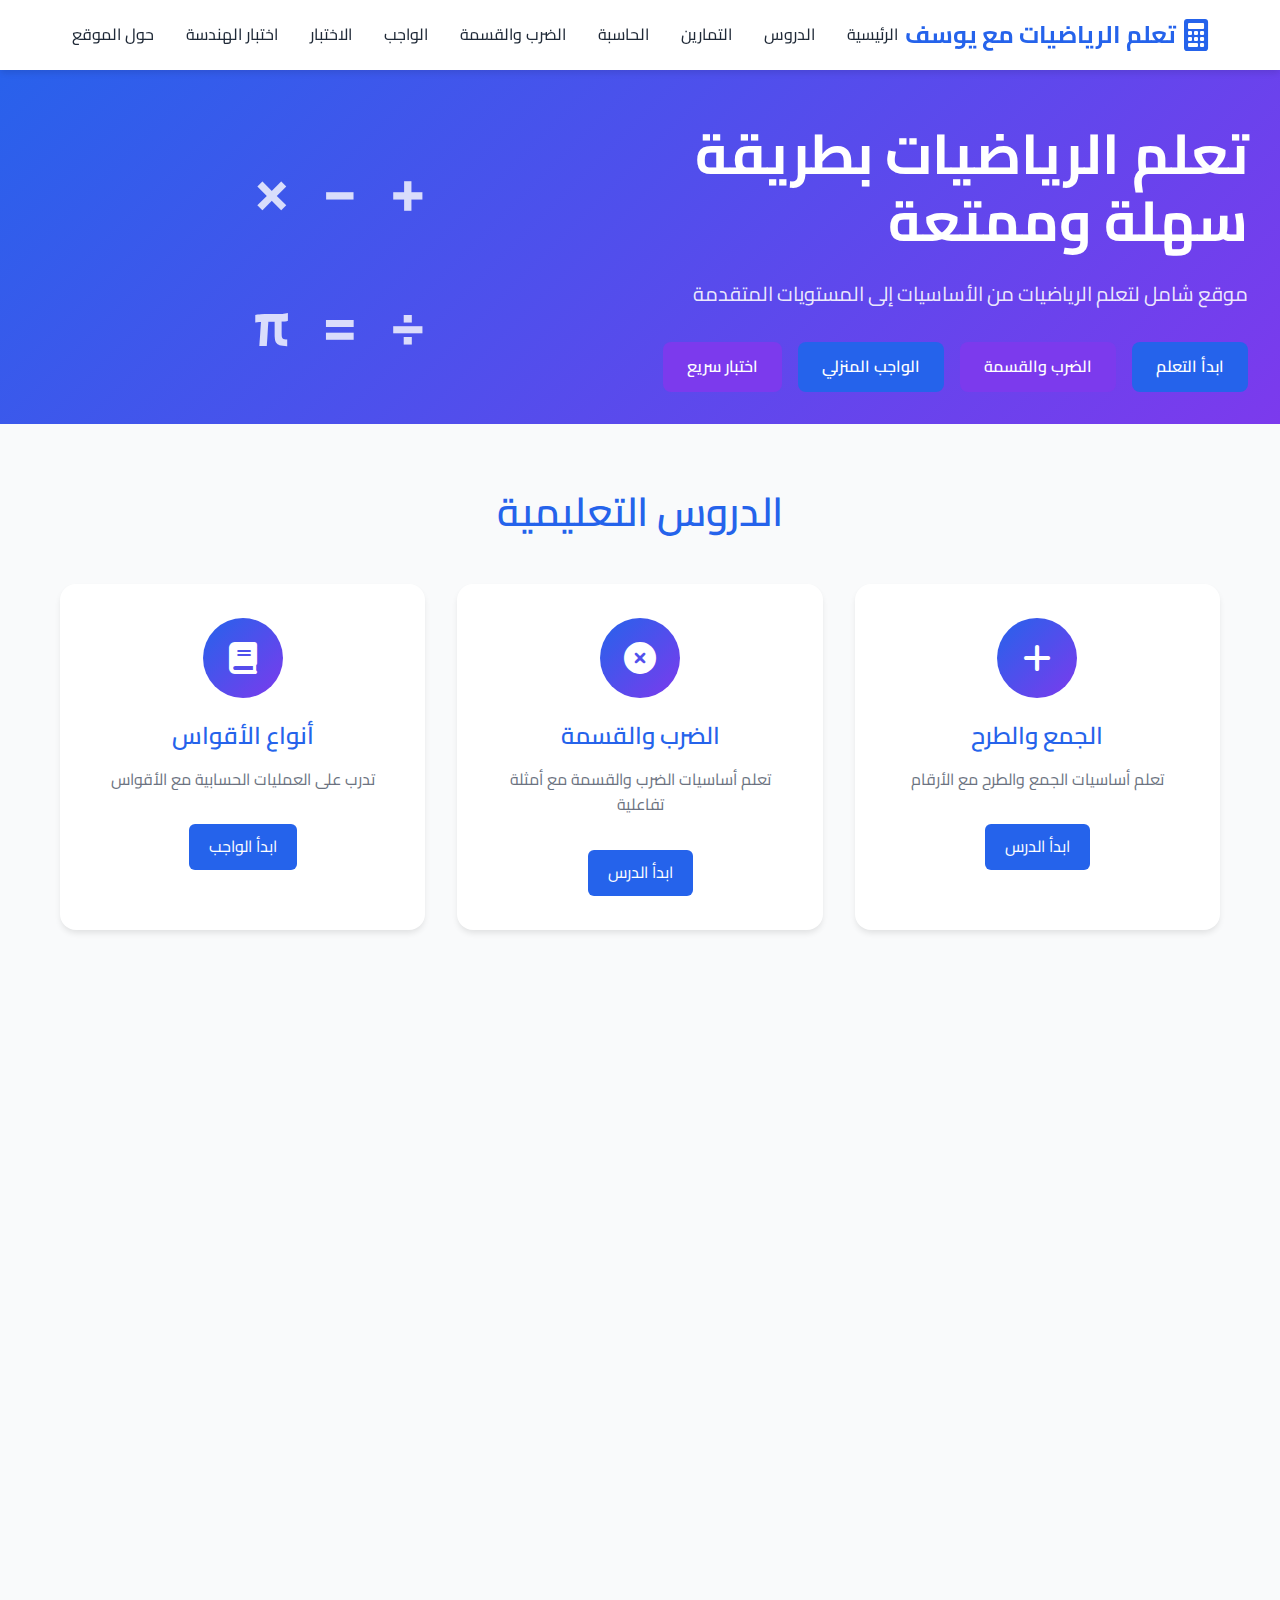
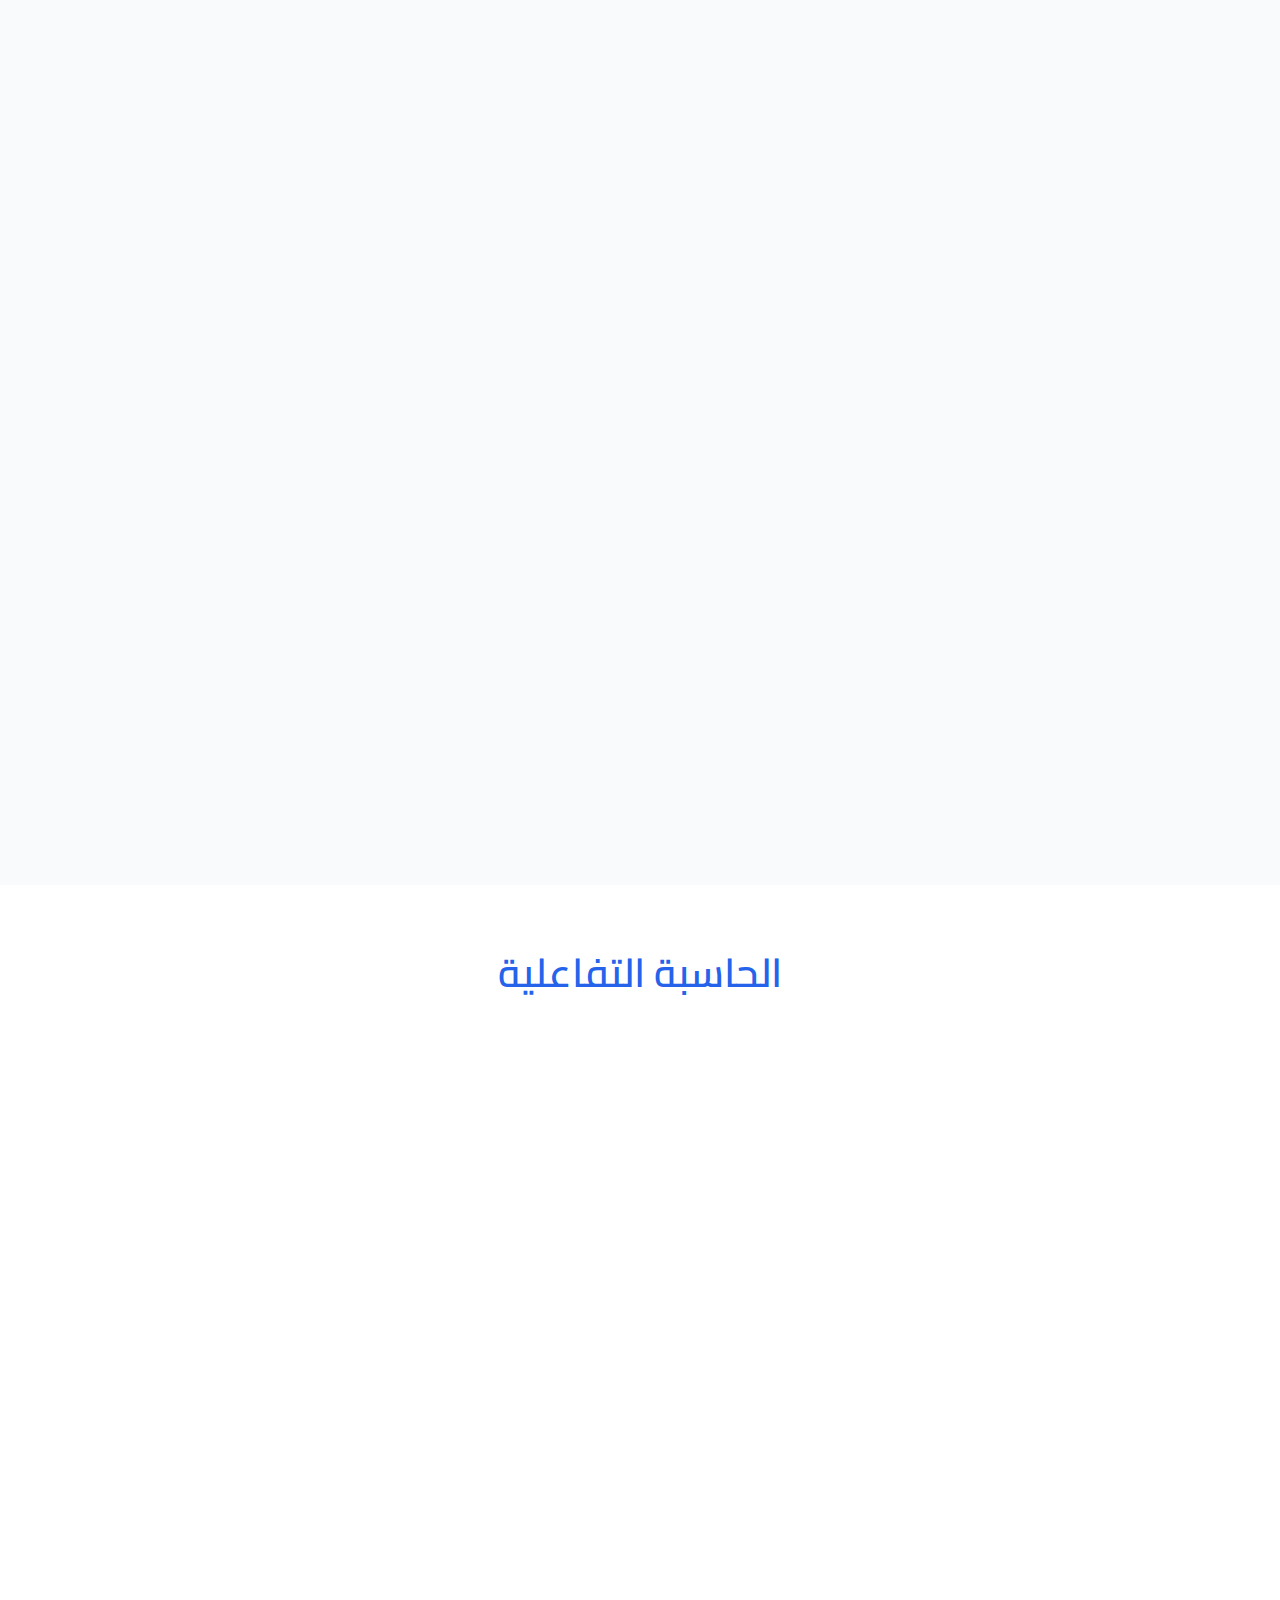
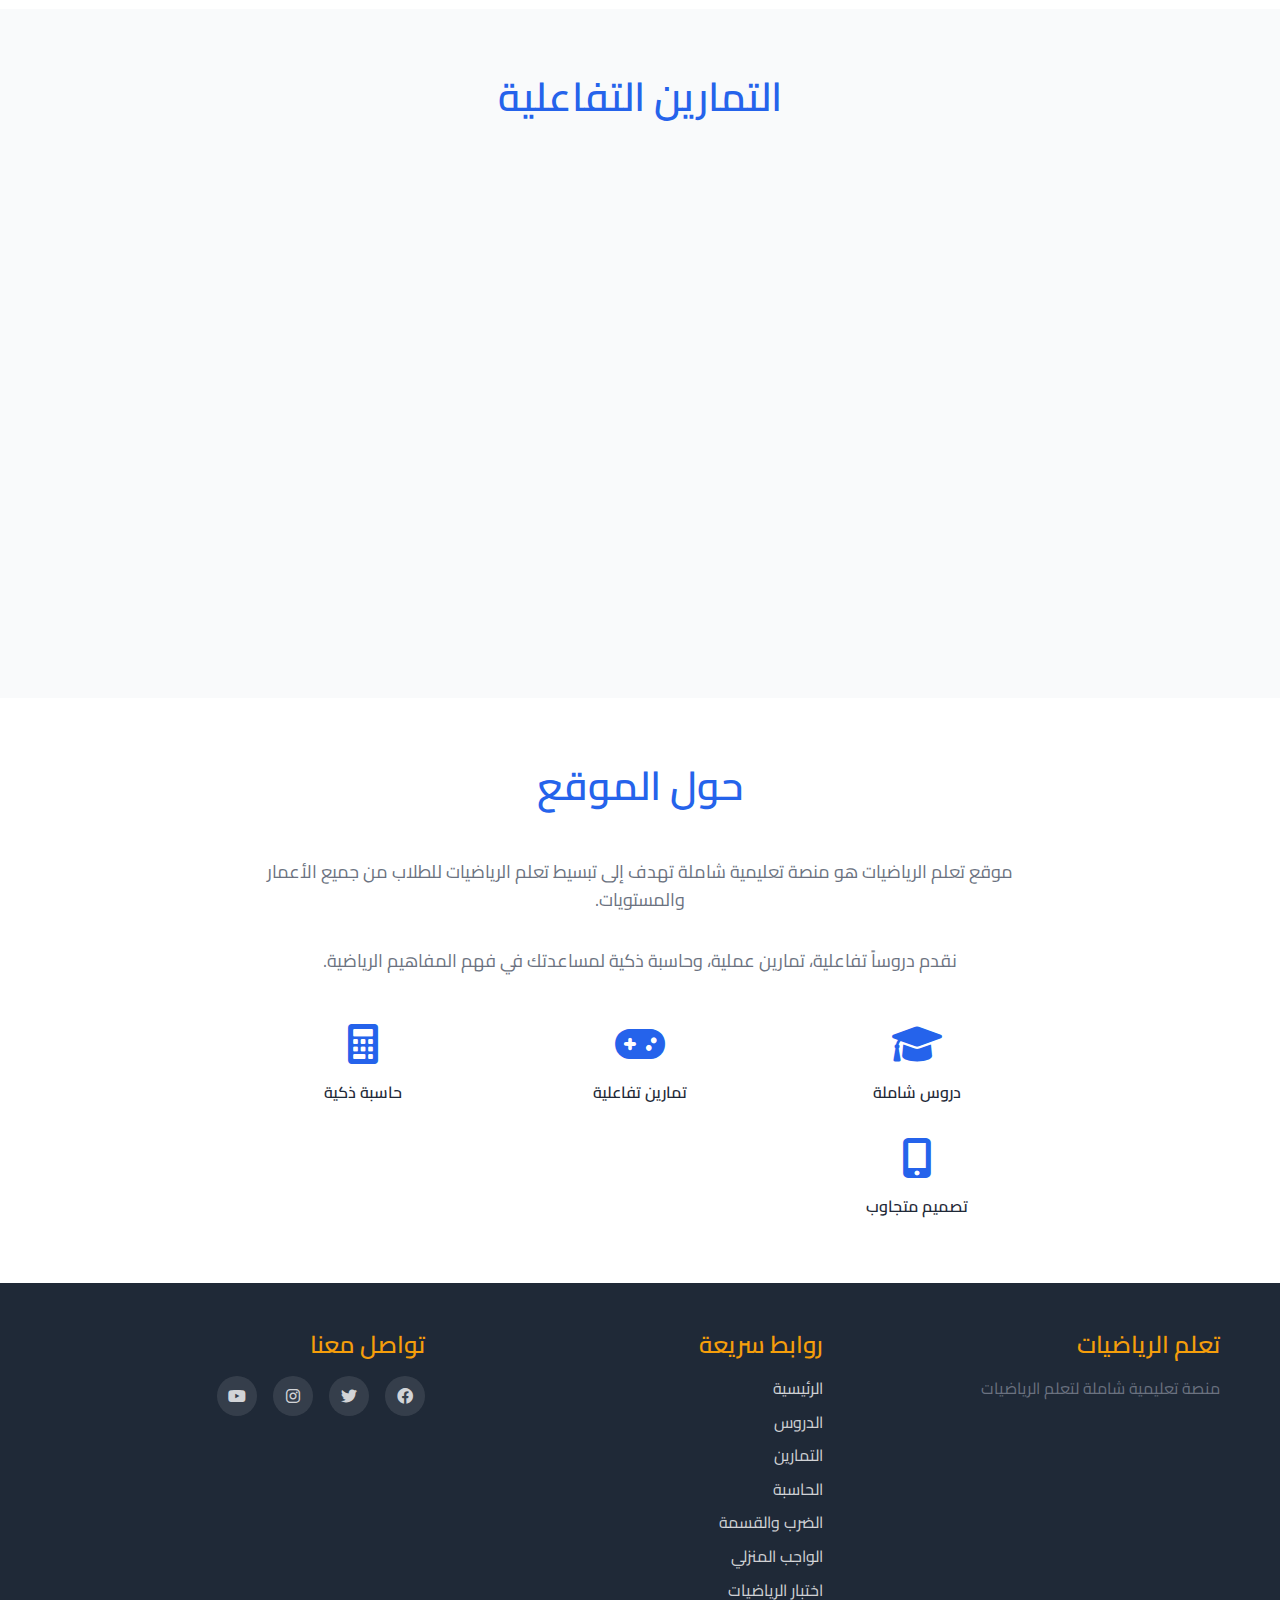
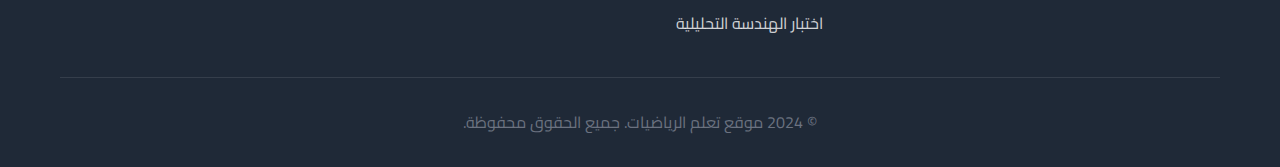
<file: index.html>
<!DOCTYPE html>
<html lang="ar" dir="rtl">
<head>
    <meta charset="UTF-8">
    <meta name="viewport" content="width=device-width, initial-scale=1.0">
    <title>موقع تعلم الرياضيات - Math Learning Website</title>
    <link rel="stylesheet" href="styles.css">
    <link href="https://fonts.googleapis.com/css2?family=Cairo:wght@300;400;600;700&display=swap" rel="stylesheet">
    <link rel="stylesheet" href="https://cdnjs.cloudflare.com/ajax/libs/font-awesome/6.0.0/css/all.min.css">
</head>
<body>
    <!-- Header -->
    <header class="header">
        <nav class="nav">
            <div class="nav-brand">
                <i class="fas fa-calculator"></i>
                <span>تعلم الرياضيات مع يوسف</span>
            </div>
            <ul class="nav-menu">
                <li><a href="#home">الرئيسية</a></li>
                <li><a href="#lessons">الدروس</a></li>
                <li><a href="#exercises">التمارين</a></li>
                <li><a href="#calculator">الحاسبة</a></li>
                <li><a href="Div.html">الضرب والقسمة</a></li>
                <li><a href="HomeWork.html">الواجب</a></li>
                <li><a href="Quiz1.html">الاختبار</a></li>
                <li><a href="TestAnalytical.html">اختبار الهندسة</a></li>
                <li><a href="#about">حول الموقع</a></li>
            </ul>
            <div class="nav-toggle">
                <span></span>
                <span></span>
                <span></span>
            </div>
        </nav>
    </header>

    <!-- Main Content -->
    <main>
        <!-- Hero Section -->
        <section id="home" class="hero">
            <div class="hero-content">
                <h1>تعلم الرياضيات بطريقة سهلة وممتعة</h1>
                <p>موقع شامل لتعلم الرياضيات من الأساسيات إلى المستويات المتقدمة</p>
                <div class="hero-buttons">
                    <a href="#lessons" class="btn btn-primary">ابدأ التعلم</a>
                    <a href="Div.html" class="btn btn-secondary">الضرب والقسمة</a>
                    <a href="HomeWork.html" class="btn btn-primary">الواجب المنزلي</a>
                    <a href="Quiz1.html" class="btn btn-secondary">اختبار سريع</a>
                </div>
            </div>
            <div class="hero-image">
                <div class="math-symbols">
                    <span class="symbol">+</span>
                    <span class="symbol">−</span>
                    <span class="symbol">×</span>
                    <span class="symbol">÷</span>
                    <span class="symbol">=</span>
                    <span class="symbol">π</span>
                </div>
            </div>
        </section>

        <!-- Lessons Section -->
        <section id="lessons" class="lessons">
            <div class="container">
                <h2>الدروس التعليمية</h2>
                <div class="lessons-grid">
                    <div class="lesson-card">
                        <div class="lesson-icon">
                            <i class="fas fa-plus"></i>
                        </div>
                        <h3>الجمع والطرح</h3>
                        <p>تعلم أساسيات الجمع والطرح مع الأرقام</p>
                        <a href="Page1.html" class="lesson-link">ابدأ الدرس</a>
                    </div>
                    <div class="lesson-card">
                        <div class="lesson-icon">
                            <i class="fas fa-times-circle"></i>
                        </div>
                        <h3>الضرب والقسمة</h3>
                        <p>تعلم أساسيات الضرب والقسمة مع أمثلة تفاعلية</p>
                        <a href="Div.html" class="lesson-link">ابدأ الدرس</a>
                    </div>
                    <div class="lesson-card">
                        <div class="lesson-icon">
                            <i class="fas fa-book"></i>
                        </div>
                        <h3>أنواع الأقواس</h3>
                        <p>تدرب على العمليات الحسابية مع الأقواس</p>
                        <a href="HomeWork.html" class="lesson-link">ابدأ الواجب</a>
                    </div>
                    <div class="lesson-card">
                        <div class="lesson-icon">
                            <i class="fas fa-question-circle"></i>
                        </div>
                        <h3>اختبار الرياضيات</h3>
                        <p>اختبر فهمك مع 10 أسئلة تفاعلية</p>
                        <a href="Quiz1.html" class="lesson-link">ابدأ الاختبار</a>
                    </div>
                   
                    <div class="lesson-card">
                        <div class="lesson-icon">
                            <i class="fas fa-chart-line"></i>
                        </div>
                        <h3>المسائل الكلامية</h3>
                        <p>تعلم حل المشاكل الحسابية في الحياة العملية</p>
                        <a href="Problem.html" class="lesson-link">ابدأ المسائل</a>
                    </div>
                    <div class="lesson-card">
                        <div class="lesson-icon">
                            <i class="fas fa-drafting-compass"></i>
                        </div>
                        <h3> هندسة المستوي   גיאומטריה אנליטית</h3>
                        <p>تعلم نظام الإحداثيات ونالمحاور والخطوط</p>
                        <a href="Analytical.html" class="lesson-link">ابدأ هندسة المستوي</a>
                    </div>
                    <div class="lesson-card">
                        <div class="lesson-icon">
                            <i class="fas fa-clipboard-check"></i>
                        </div>
                        <h3>اختبار هندسة المستوي </h3>
                        <p>اختبار شامل هندسة المستوي والإحداثيات</p>
                        <a href="TestAnalytical.html" class="lesson-link">ابدأ الاختبار</a>
                    </div>
                    <div class="lesson-card">
                        <div class="lesson-icon">
                            <i class="fas fa-chart-bar"></i>
                        </div>
                        <h3>الإحصاء والاحتمالات</h3>
                        <p>تعلم الإحصاء والاحتمالات والمخططات</p>
                        <a href="Statistics.html" class="lesson-link">ابدأ الإحصاء</a>
                    </div>
                    <div class="lesson-card">
                        <div class="lesson-icon">
                            <i class="fas fa-receipt"></i>
                        </div>
                        <h3>متتالية حسابية - סדרה חשבונית</h3>
                        <p>تعلم المتسلسلات الحسابية والتطبيقات التجارية</p>
                        <a href="Invoice.html" class="lesson-link">ابدأ المتسلسلات</a>
                    </div>
                    <div class="lesson-card">
                        <div class="lesson-icon">
                            <i class="fas fa-equals"></i>
                        </div>
                        <h3>المعادلات مع المجاهيل</h3>
                        <p>تعلم حل المعادلات التي تحتوي على متغيرات</p>
                        <a href="Page2.html" class="lesson-link">ابدأ الدرس</a>
                    </div>
                    <div class="lesson-card">
                        <div class="lesson-icon">
                            <i class="fas fa-superscript"></i>
                        </div>
                        <h3>الأسس والجذور</h3>
                        <p>تعلم قواعد الأسس والجذور</p>
                        <a href="#" class="lesson-link">ابدأ الدرس</a>
                    </div>
                    <div class="lesson-card">
                        <div class="lesson-icon">
                            <i class="fas fa-percentage"></i>
                        </div>
                        <h3>النسب المئوية</h3>
                        <p>تعلم حساب النسب المئوية</p>
                        <a href="#" class="lesson-link">ابدأ الدرس</a>
                        </div>
                    <div class="lesson-card">
                        <div class="lesson-icon">
                            <i class="fas fa-shapes"></i>
                        </div>
                        <h3>الهندسة</h3>
                        <p>تعلم الأشكال الهندسية والمساحات</p>
                        <a href="#" class="lesson-link">ابدأ الدرس</a>
                    </div>
                   
                  
                </div>
            </div>
        </section>

        <!-- Interactive Calculator -->
        <section id="calculator" class="calculator-section">
            <div class="container">
                <h2>الحاسبة التفاعلية</h2>
                <div class="calculator-container">
                    <div class="calculator">
                        <div class="calculator-display">
                            <input type="text" id="calc-display" readonly>
                        </div>
                        <div class="calculator-buttons">
                            <button class="calc-btn operator" data-value="AC">AC</button>
                            <button class="calc-btn operator" data-value="±">±</button>
                            <button class="calc-btn operator" data-value="%">%</button>
                            <button class="calc-btn operator" data-value="÷">÷</button>
                            <button class="calc-btn" data-value="7">7</button>
                            <button class="calc-btn" data-value="8">8</button>
                            <button class="calc-btn" data-value="9">9</button>
                            <button class="calc-btn operator" data-value="×">×</button>
                            <button class="calc-btn" data-value="4">4</button>
                            <button class="calc-btn" data-value="5">5</button>
                            <button class="calc-btn" data-value="6">6</button>
                            <button class="calc-btn operator" data-value="-">−</button>
                            <button class="calc-btn" data-value="1">1</button>
                            <button class="calc-btn" data-value="2">2</button>
                            <button class="calc-btn" data-value="3">3</button>
                            <button class="calc-btn operator" data-value="+">+</button>
                            <button class="calc-btn zero" data-value="0">0</button>
                            <button class="calc-btn" data-value=".">.</button>
                            <button class="calc-btn operator" data-value="=">=</button>
                        </div>
                    </div>
                </div>
            </div>
        </section>

        <!-- Exercises Section -->
        <section id="exercises" class="exercises">
            <div class="container">
                <h2>التمارين التفاعلية</h2>
                <div class="exercise-container">
                    <div class="exercise-card">
                        <h3>تمرين الجمع</h3>
                        <div class="exercise-problem">
                            <span id="num1">5</span> + <span id="num2">3</span> = ?
                        </div>
                        <input type="number" id="answer" placeholder="أدخل الإجابة">
                        <button id="check-answer" class="btn btn-primary">تحقق من الإجابة</button>
                        <div id="result" class="result"></div>
                        <button id="new-problem" class="btn btn-secondary">مشكلة جديدة</button>
                    </div>
                </div>
            </div>
        </section>

        <!-- About Section -->
        <section id="about" class="about">
            <div class="container">
                <h2>حول الموقع</h2>
                <div class="about-content">
                    <div class="about-text">
                        <p>موقع تعلم الرياضيات هو منصة تعليمية شاملة تهدف إلى تبسيط تعلم الرياضيات للطلاب من جميع الأعمار والمستويات.</p>
                        <p>نقدم دروساً تفاعلية، تمارين عملية، وحاسبة ذكية لمساعدتك في فهم المفاهيم الرياضية.</p>
                        <div class="features">
                            <div class="feature">
                                <i class="fas fa-graduation-cap"></i>
                                <span>دروس شاملة</span>
                            </div>
                            <div class="feature">
                                <i class="fas fa-gamepad"></i>
                                <span>تمارين تفاعلية</span>
                            </div>
                            <div class="feature">
                                <i class="fas fa-calculator"></i>
                                <span>حاسبة ذكية</span>
                            </div>
                            <div class="feature">
                                <i class="fas fa-mobile-alt"></i>
                                <span>تصميم متجاوب</span>
                            </div>
                        </div>
                    </div>
                </div>
            </div>
        </section>
    </main>

    <!-- Footer -->
    <footer class="footer">
        <div class="container">
            <div class="footer-content">
                <div class="footer-section">
                    <h3>تعلم الرياضيات</h3>
                    <p>منصة تعليمية شاملة لتعلم الرياضيات</p>
                </div>
                <div class="footer-section">
                    <h3>روابط سريعة</h3>
                    <ul>
                        <li><a href="#home">الرئيسية</a></li>
                        <li><a href="#lessons">الدروس</a></li>
                        <li><a href="#exercises">التمارين</a></li>
                        <li><a href="#calculator">الحاسبة</a></li>
                        <li><a href="Div.html">الضرب والقسمة</a></li>
                        <li><a href="HomeWork.html">الواجب المنزلي</a></li>
                        <li><a href="Quiz1.html">اختبار الرياضيات</a></li>
                        <li><a href="TestAnalytical.html">اختبار الهندسة التحليلية</a></li>
                    </ul>
                </div>
                <div class="footer-section">
                    <h3>تواصل معنا</h3>
                    <div class="social-links">
                        <a href="#"><i class="fab fa-facebook"></i></a>
                        <a href="#"><i class="fab fa-twitter"></i></a>
                        <a href="#"><i class="fab fa-instagram"></i></a>
                        <a href="#"><i class="fab fa-youtube"></i></a>
                    </div>
                </div>
            </div>
            <div class="footer-bottom">
                <p>&copy; 2024 موقع تعلم الرياضيات. جميع الحقوق محفوظة.</p>
            </div>
        </div>
    </footer>

    <script src="script.js"></script>
</body>
</html>
</file>
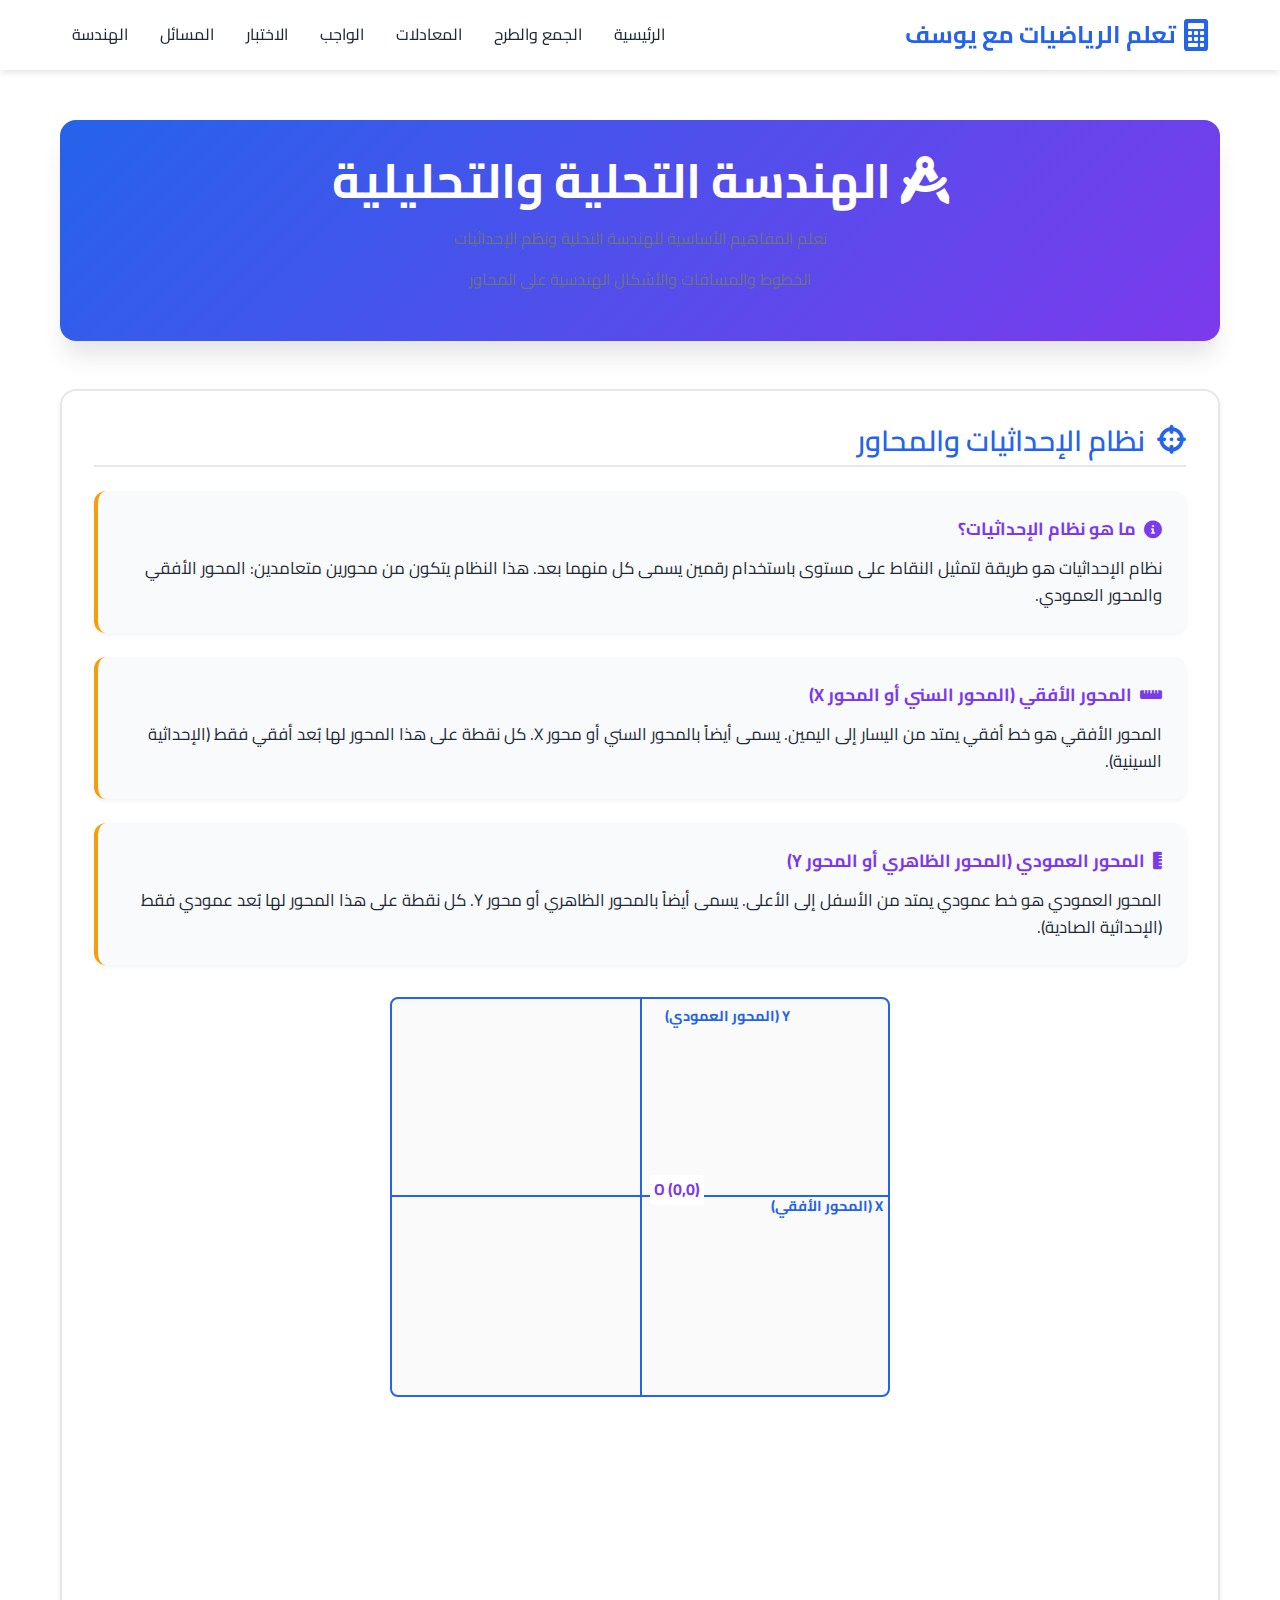
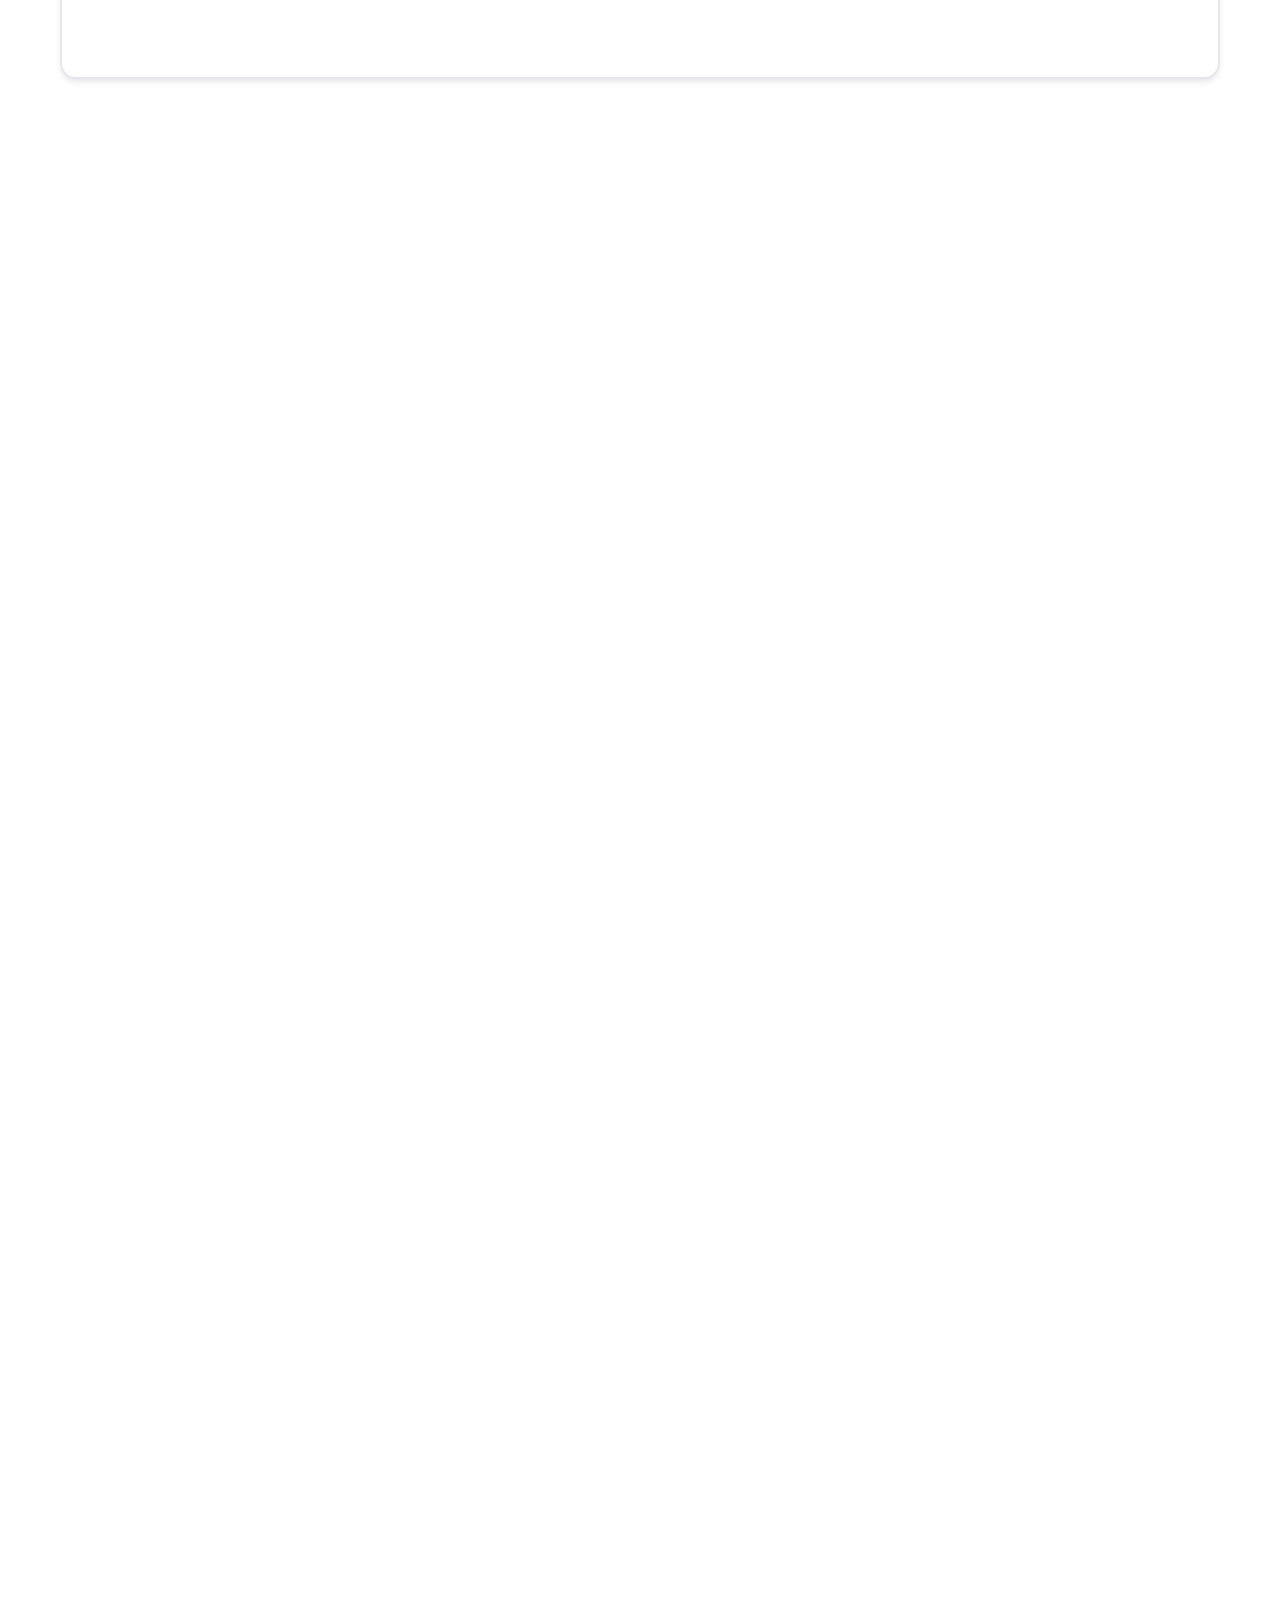
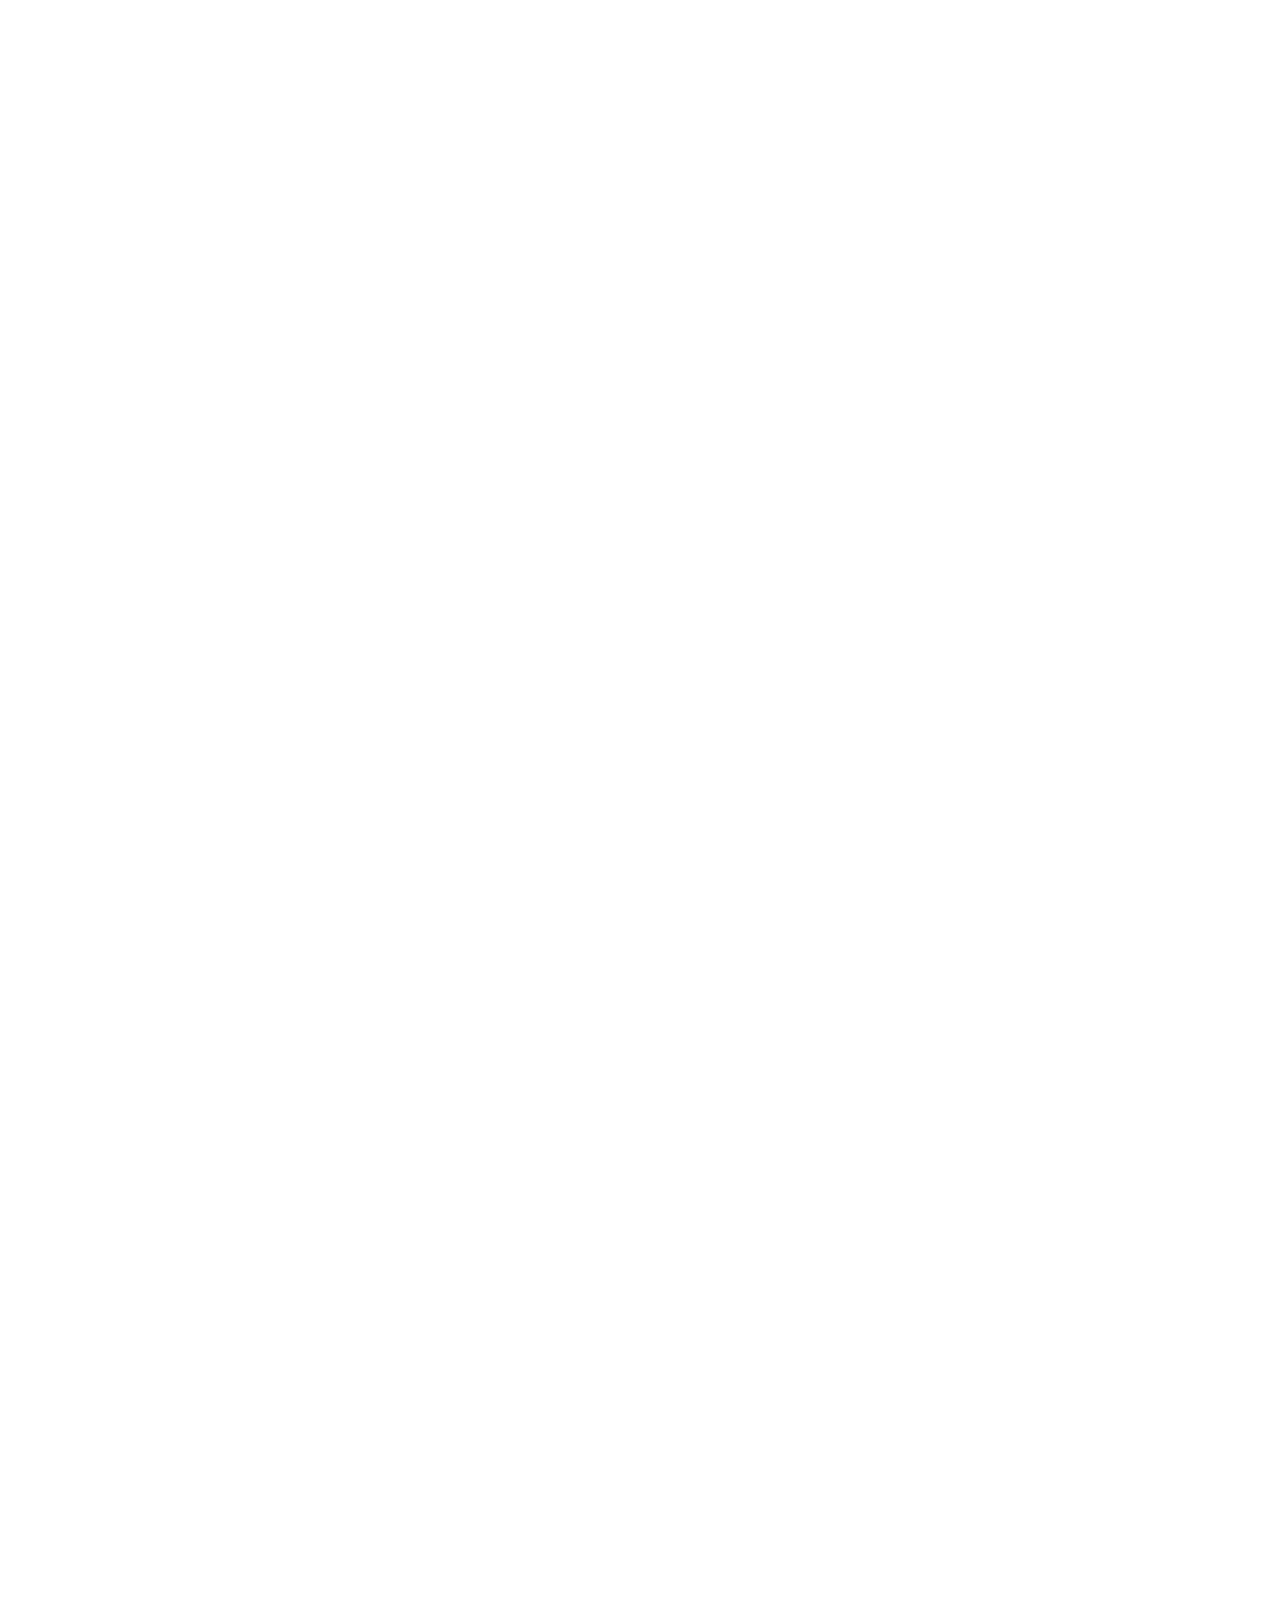
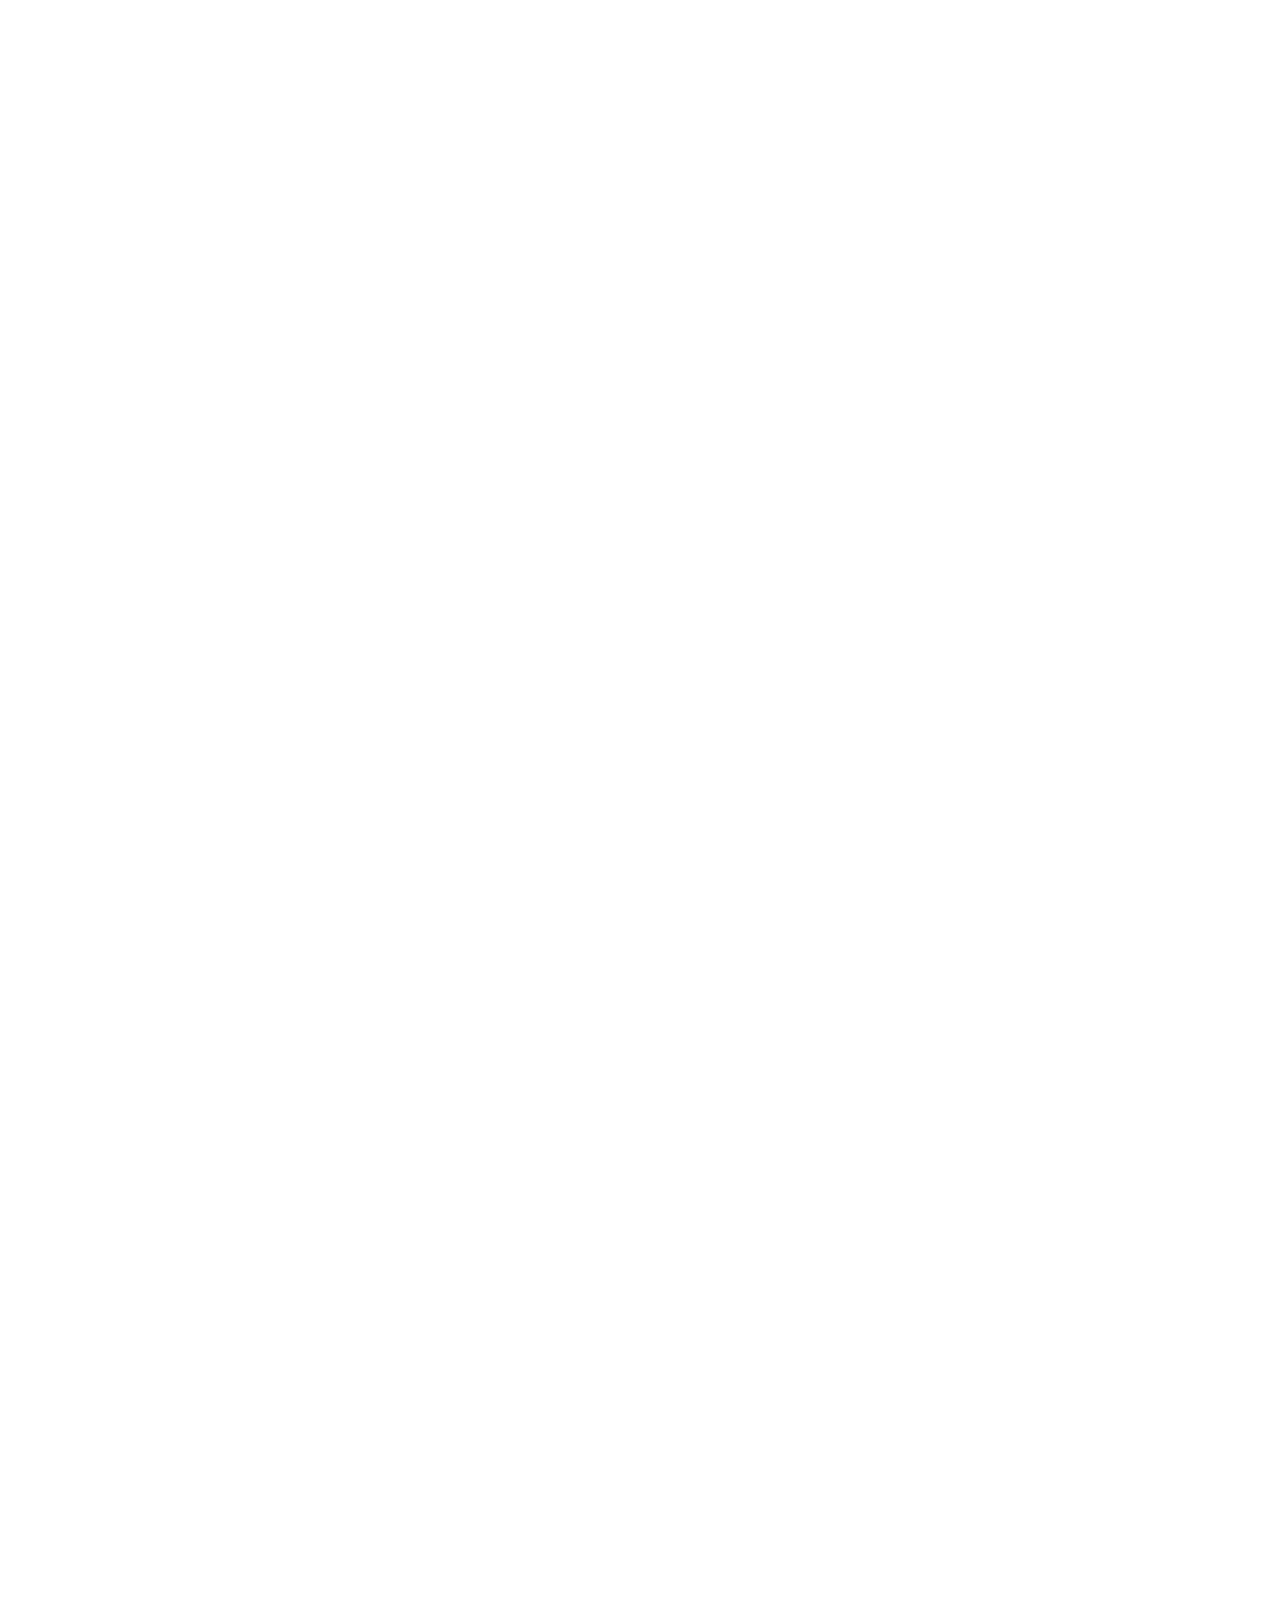
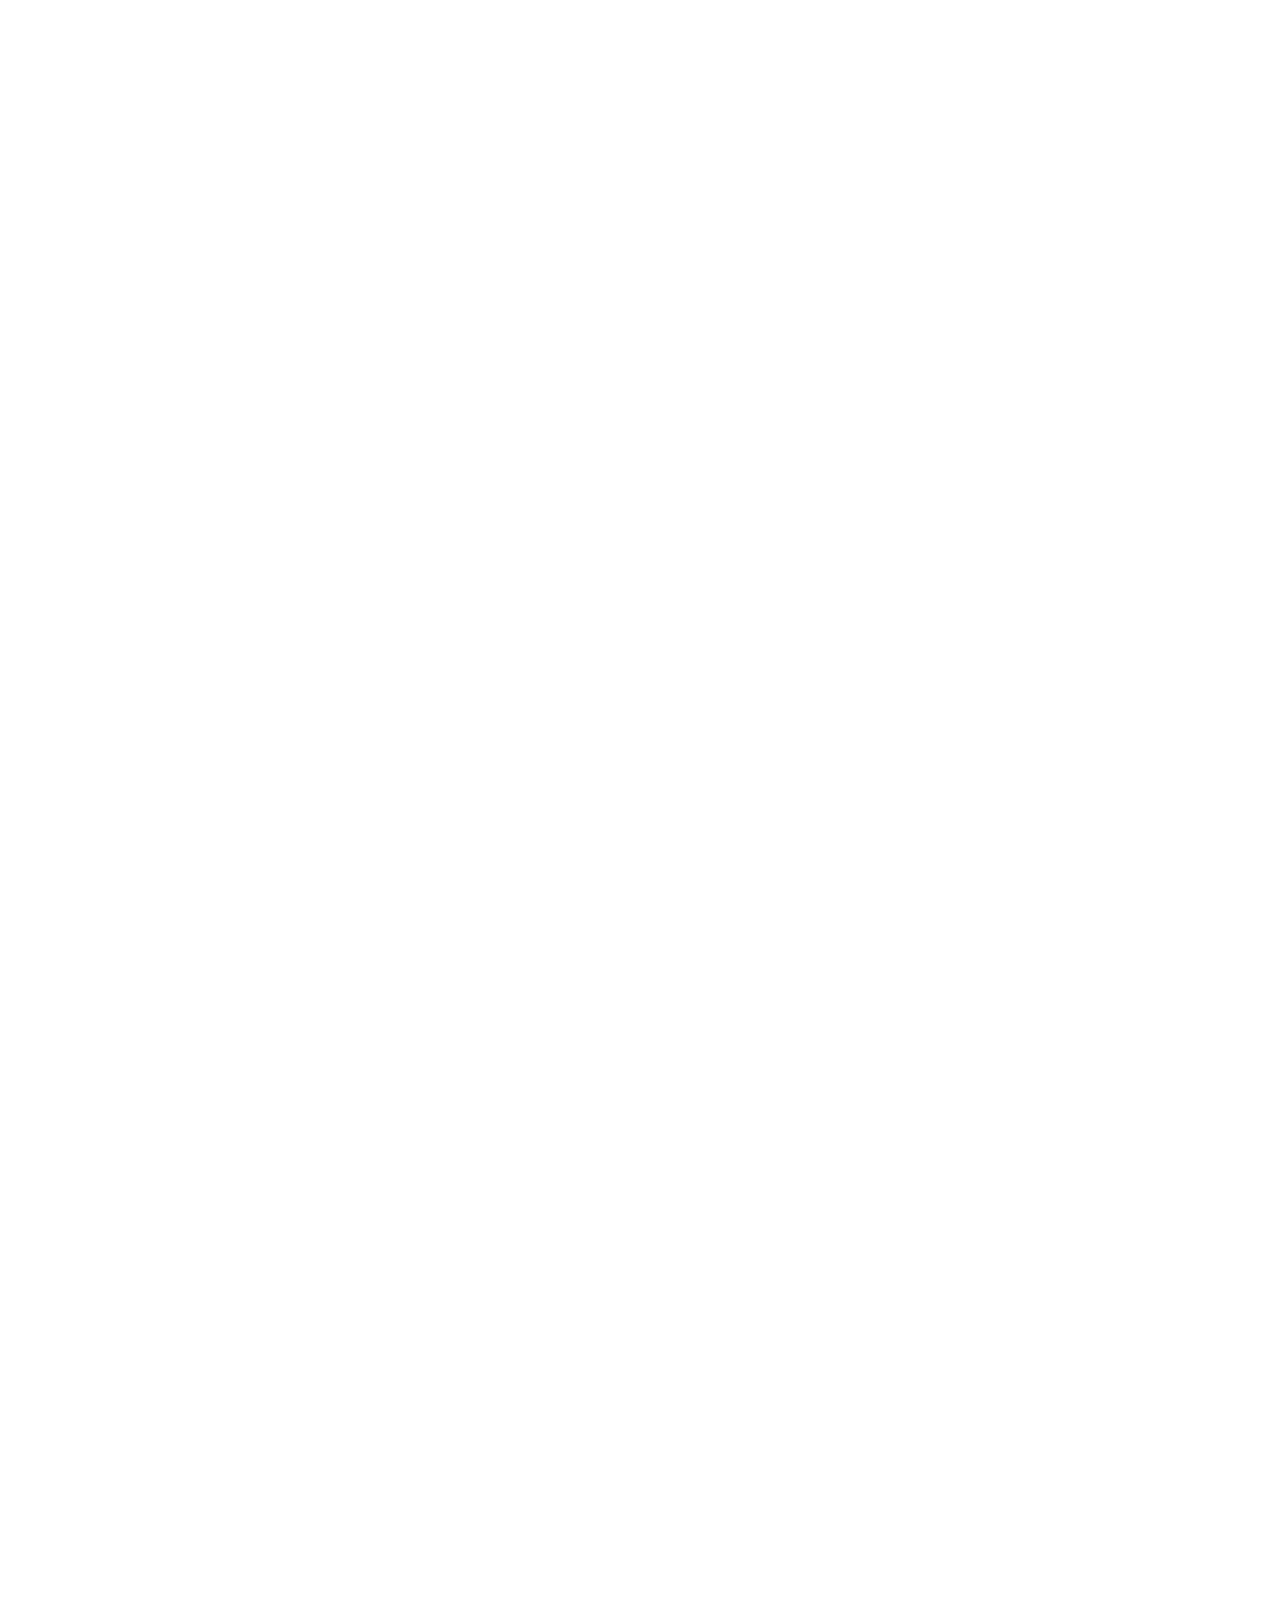
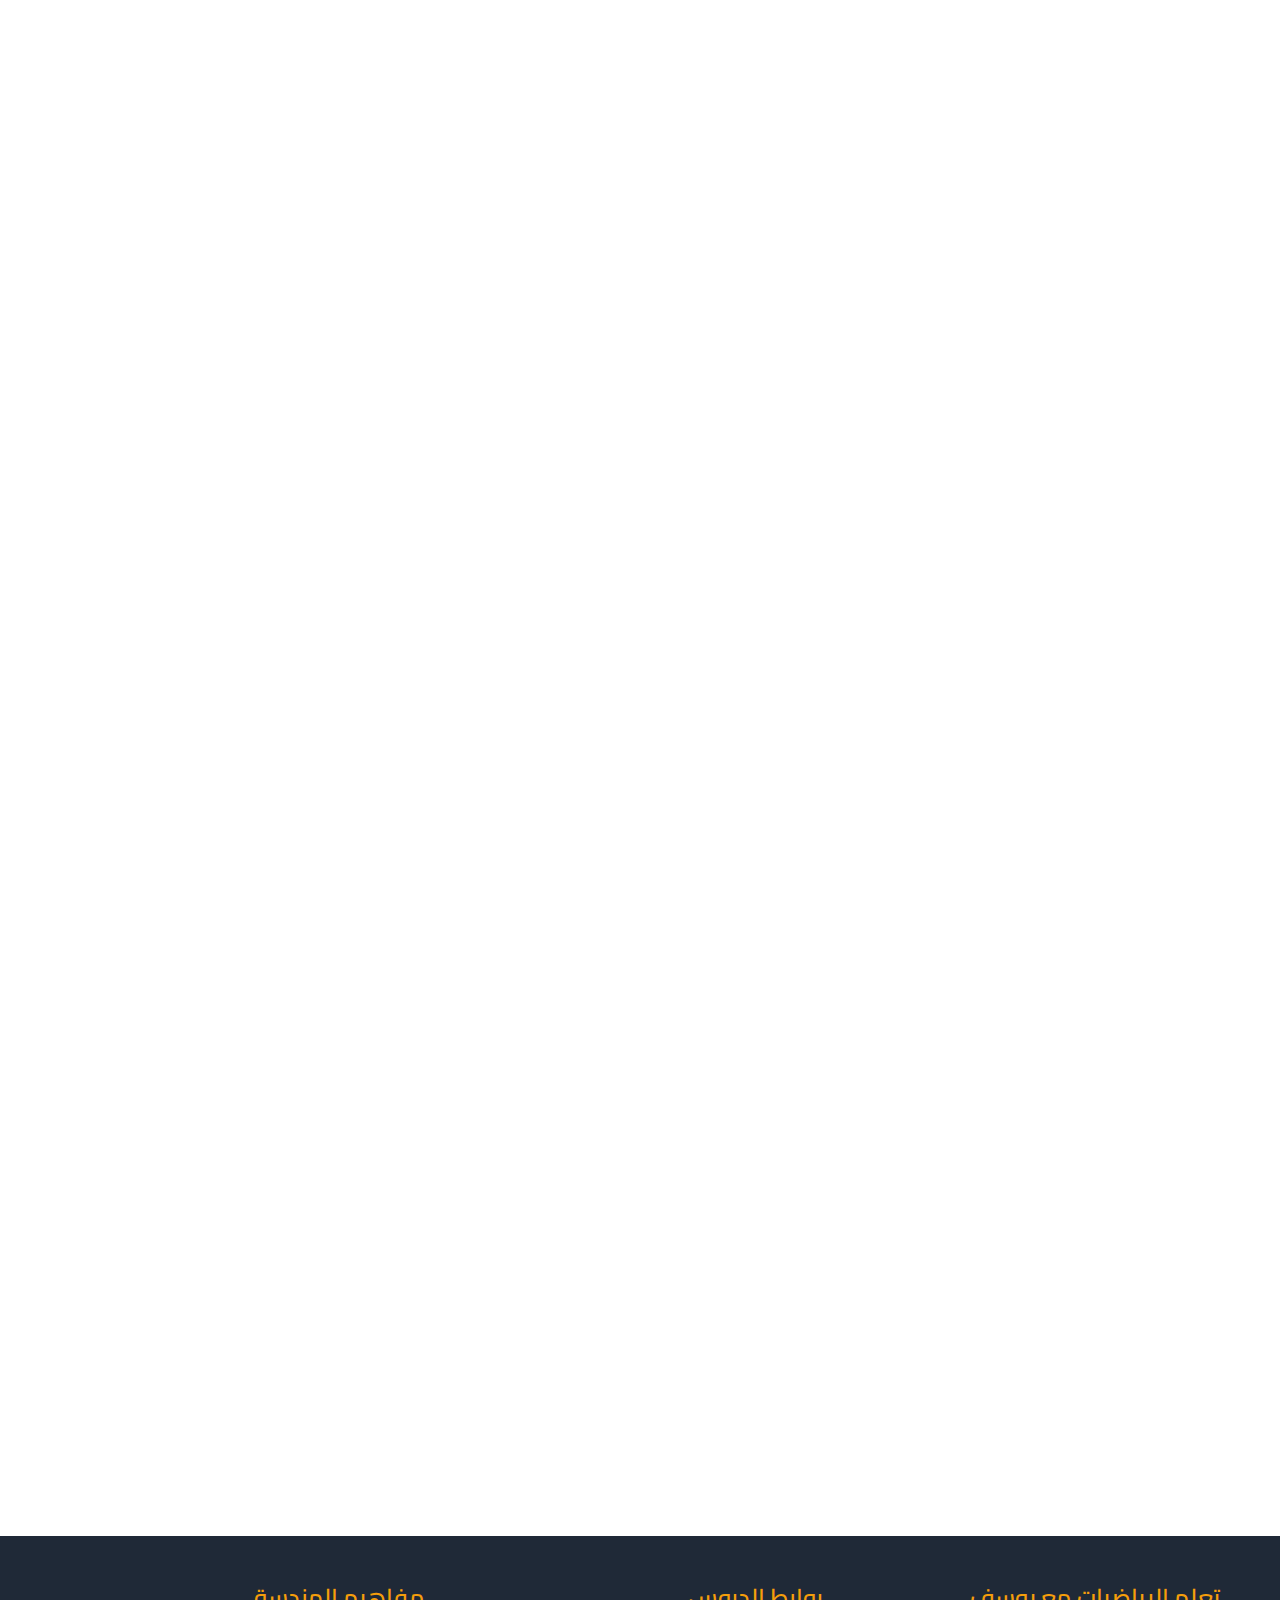
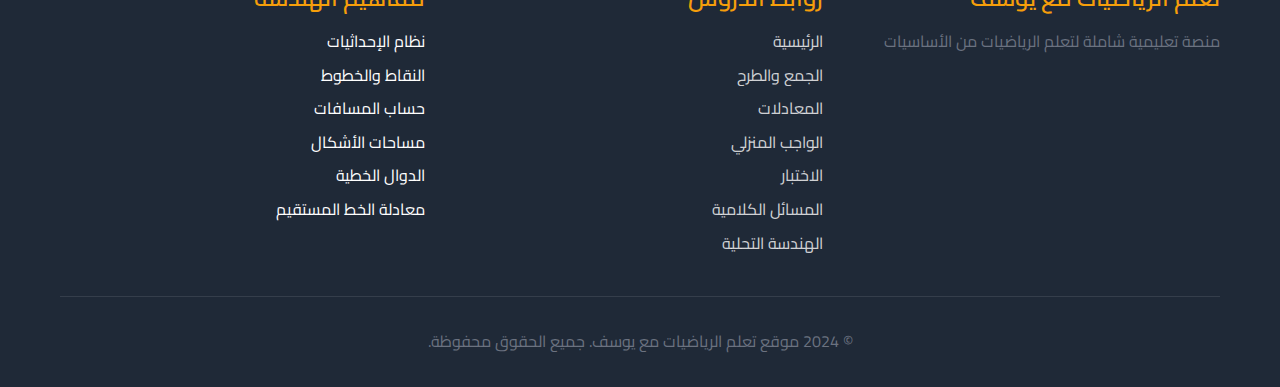
<file: Analytical.html>
<!DOCTYPE html>
<html lang="ar" dir="rtl">
<head>
    <meta charset="UTF-8">
    <meta name="viewport" content="width=device-width, initial-scale=1.0">
    <title>الهندسة التحلية والتحليلية - Analytical Geometry</title>
    <link rel="stylesheet" href="styles.css">
    <link href="https://fonts.googleapis.com/css2?family=Cairo:wght@300;400;600;700&display=swap" rel="stylesheet">
    <link rel="stylesheet" href="https://cdnjs.cloudflare.com/ajax/libs/font-awesome/6.0.0/css/all.min.css">
    <style>
        .analytical-container {
            max-width: 1200px;
            margin: 120px auto 2rem;
            padding: 0 20px;
        }
        
        .analytical-header {
            text-align: center;
            margin-bottom: 3rem;
            background: linear-gradient(135deg, #2563eb, #7c3aed);

            color: white;
            padding: 2rem;
            border-radius: 16px;
            box-shadow: 0 20px 25px -5px rgba(0, 0, 0, 0.1);
        }
        
        .topic-section {
            background: white;
            border-radius: 16px;
            padding: 2rem;
            box-shadow: 0 4px 6px -1px rgba(0, 0, 0, 0.1);
            margin-bottom: 2rem;
            border: 2px solid #e5e7eb;
        }
        
        .topic-title {
            color: var(--primary-color);
            font-size: 1.8rem;
            margin-bottom: 1.5rem;
            display: flex;
            align-items: center;
            gap: 0.75rem;
            padding-bottom: 0.5rem;
            border-bottom: 2px solid var(--border-color);
        }
        
        .definition-box {
            background: #f8fafc;
            border-radius: 12px;
            padding: 1.5rem;
            margin-bottom: 1.5rem;
            border-left: 4px solid var(--accent-color);
            box-shadow: 0 2px 4px rgba(0, 0, 0, 0.05);
        }
        
        .definition-title {
            color: var(--secondary-color);
            font-weight: 700;
            font-size: 1.1rem;
            margin-bottom: 0.75rem;
            display: flex;
            align-items: center;
            gap: 0.5rem;
        }
        
        .definition-text {
            color: var(--text-color);
            line-height: 1.6;
            font-size: 1.05rem;
        }
        
        .coordinate-system {
            width: 100%;
            max-width: 500px;
            height: 400px;
            border: 2px solid var(--primary-color);
            margin: 2rem auto;
            position: relative;
            background: #fafafa;
            border-radius: 8px;
        }
        
        .axis-line {
            position: absolute;
            background: var(--primary-color);
        }
        
        .x-axis {
            width: 100%;
            height: 2px;
            bottom: 50%;
            left: 0;
        }
        
        .y-axis {
            width: 2px;
            height: 100%;
            left: 50%;
            top: 0;
        }
        
        .axis-label {
            position: absolute;
            color: var(--primary-color);
            font-weight: bold;
            font-size: 0.9rem;
        }
        
        .x-label {
            bottom: 45%;
            right: 5px;
        }
        
        .y-label {
            top: 5px;
            left: 55%;
        }
        
        .origin-label {
            position: absolute;
            bottom: 48%;
            left: 52%;
            color: var(--secondary-color);
            font-weight: bold;
            background: white;
            padding: 2px 4px;
            border-radius: 3px;
        }
        
        .point-example {
            position: absolute;
            width: 12px;
            height: 12px;
            border-radius: 50%;
            background: var(--accent-color);
            border: 2px solid white;
            transform: translate(-50%, -50%);
        }
        
        .point-label {
            position: absolute;
            background: white;
            padding: 2px 6px;
            border-radius: 4px;
            font-size: 0.8rem;
            font-weight: bold;
            color: var(--secondary-color);
            transform: translate(-50%, -150%);
        }
        
        .line-example {
            position: absolute;
            height: 3px;
            background: linear-gradient(to right, var(--secondary-color), var(--accent-color));
            transform-origin: left center;
            border-radius: 2px;
        }
        
        .example-card {
            background: white;
            border-radius: 8px;
            padding: 1.25rem;
            margin: 1rem 0;
            border: 1px solid var(--border-color);
            box-shadow: 0 1px 3px rgba(0, 0, 0, 0.1);
        }
        
        .example-title {
            color: var(--primary-color);
            font-weight: 600;
            margin-bottom: 0.75rem;
            display: flex;
            align-items: center;
            gap: 0.5rem;
        }
        
        .calculation {
            font-size: 1.1rem;
            font-weight: 600;
            color: var(--secondary-color);
            text-align: center;
            margin: 0.75rem 0;
            padding: 0.75rem;
            background: #f0f4ff;
            border-radius: 6px;
            border: 1px solid #e0e7ff;
        }
        
        .formula-highlight {
            background: linear-gradient(135deg, #fef3c7, #fcd34d);
            border: 2px solid #f59e0b;
            border-radius: 8px;
            padding: 1rem;
            margin: 1rem 0;
            text-align: center;
            font-family: 'Courier New', monospace;
            font-weight: bold;
            color: #92400e;
        }
        
        .step-by-step {
            background: #f8fafc;
            border-radius: 8px;
            padding: 1.25rem;
            margin: 1rem 0;
            border-left: 4px solid var(--primary-color);
        }
        
        .step {
            margin-bottom: 1rem;
            padding: 0.75rem;
            background: white;
            border-radius: 6px;
            border: 1px solid var(--border-color);
        }
        
        .step-number {
            background: var(--primary-color);
            color: white;
            width: 25px;
            height: 25px;
            border-radius: 50%;
            display: inline-flex;
            align-items: center;
            justify-content: center;
            margin-left: 0.5rem;
            font-weight: bold;
            font-size: 0.9rem;
        }
        
        .answer-box {
            background: linear-gradient(135deg, #dcfce7, #bbf7d0);
            color: #166534;
            border: 2px solid #22c55e;
            border-radius: 8px;
            padding: 1rem;
            text-align: center;
            margin-top: 1rem;
            font-size: 1.2rem;
            font-weight: 700;
        }
        
        .shapes-visual {
            display: flex;
            justify-content: space-around;
            align-items: center;
            margin: 2rem 0;
            flex-wrap: wrap;
            gap: 2rem;
        }
        
        .shape-demo {
            text-align: center;
            padding: 1.5rem;
            background: white;
            border-radius: 12px;
            border: 2px solid var(--border-color);
            box-shadow: 0 2px 4px rgba(0, 0, 0, 0.1);
            min-width: 200px;
        }
        
        .shape-icon {
            font-size: 3rem;
            color: var(--accent-color);
            margin-bottom: 1rem;
            display: block;
        }
        
        .interactive-demo {
            background: #fafafa;
            border: 2px dashed var(--border-color);
            border-radius: 8px;
            padding: 2rem;
            margin: 1rem 0;
            text-align: center;
        }
        
        .demo-canvas {
            width: 100%;
            max-width: 600px;
            height: 300px;
            border: 1px solid var(--border-color);
            background: white;
            margin: 1rem auto;
            border-radius: 4px;
            position: relative;
        }
        
        .coordinate-grid {
            width: 100%;
            height: 100%;
            position: absolute;
            top: 0;
            left: 0;
        }
        
        .grid-line {
            position: absolute;
            background: rgba(59, 130, 246, 0.1);
        }
        
        .grid-line.vertical {
            width: 1px;
            height: 100%;
        }
        
        .grid-line.horizontal {
            width: 100%;
            height: 1px;
        }
        
        @media (max-width: 768px) {
            .analytical-container {
                margin: 100px auto 2rem;
                padding: 0 15px;
            }
            
            .coordinate-system {
                height: 300px;
            }
            
            .shapes-visual {
                flex-direction: column;
                gap: 1rem;
            }
            
            .shape-demo {
                min-width: 150px;
            }
            
            .topic-title {
                font-size: 1.5rem;
            }
        }
    </style>
</head>
<body>
    <!-- Header -->
    <header class="header">
        <nav class="nav">
            <div class="nav-brand">
                <i class="fas fa-calculator"></i>
                <span>تعلم الرياضيات مع يوسف</span>
            </div>
            <ul class="nav-menu">
                <li><a href="index.html">الرئيسية</a></li>
                <li><a href="Page1.html">الجمع والطرح</a></li>
                <li><a href="Page2.html">المعادلات</a></li>
                <li><a href="HomeWork.html">الواجب</a></li>
                <li><a href="Quiz1.html">الاختبار</a></li>
                <li><a href="Problem.html">المسائل</a></li>
                <li><a href="Analytical.html">الهندسة</a></li>
            </ul>
            <div class="nav-toggle">
                <span></span>
                <span></span>
                <span></span>
            </div>
        </nav>
    </header>

    <main>
        <div class="analytical-container">
            <div class="analytical-header">
                <h1><i class="fas fa-drafting-compass"></i> الهندسة التحلية والتحليلية</h1>
                <p>تعلم المفاهيم الأساسية للهندسة التحلية ونظم الإحداثيات</p>
                <p>الخطوط والمسافات والأشكال الهندسية على المحاور</p>
            </div>

            <!-- نظام الإحداثيات -->
            <div class="topic-section">
                <h2 class="topic-title">
                    <i class="fas fa-crosshairs"></i>
                    نظام الإحداثيات والمحاور
                </h2>
                
                <div class="definition-box">
                    <div class="definition-title">
                        <i class="fas fa-info-circle"></i>
                        ما هو نظام الإحداثيات؟
                    </div>
                    <div class="definition-text">
                        نظام الإحداثيات هو طريقة لتمثيل النقاط على مستوى باستخدام رقمين يسمى كل منهما بعد. هذا النظام يتكون من محورين متعامدين: المحور الأفقي والمحور العمودي.
                    </div>
                </div>

                <div class="definition-box">
                    <div class="definition-title">
                        <i class="fas fa-ruler-horizontal"></i>
                        المحور الأفقي (المحور السني أو المحور X)
                    </div>
                    <div class="definition-text">
                        المحور الأفقي هو خط أفقي يمتد من اليسار إلى اليمين. يسمى أيضاً بالمحور السني أو محور X. كل نقطة على هذا المحور لها بُعد أفقي فقط (الإحداثية السينية).
                    </div>
                </div>

                <div class="definition-box">
                    <div class="definition-title">
                        <i class="fas fa-ruler-vertical"></i>
                        المحور العمودي (المحور الظاهري أو المحور Y)
                    </div>
                    <div class="definition-text">
                        المحور العمودي هو خط عمودي يمتد من الأسفل إلى الأعلى. يسمى أيضاً بالمحور الظاهري أو محور Y. كل نقطة على هذا المحور لها بُعد عمودي فقط (الإحداثية الصادية).
                    </div>
                </div>

                <!-- رسم توضيحي لنظام الإحداثيات -->
                <div class="coordinate-system" id="coordinateDemo">
                    <div class="axis-line x-axis"></div>
                    <div class="axis-line y-axis"></div>
                    <div class="axis-label x-label">X (المحور الأفقي)</div>
                    <div class="axis-label y-label">Y (المحور العمودي)</div>
                    <div class="origin-label">O (0,0)</div>
                </div>

                <div class="example-card">
                    <div class="example-title">
                        <i class="fas fa-bullseye"></i>
                        نقطة الأصل (0,0)
                    </div>
                    <div class="definition-text">
                        نقطة الأصل هي النقطة التي يتقاطع عندها المحوران. إحداثياتها هي (0,0). هذه النقطة بمثابة المرجع لجميع النقاط الأخرى في النظام.
                    </div>
                    
                    <div class="formula-highlight">
                        نقطة الأصل: O(0, 0)
                    </div>
                </div>
            </div>

            <!-- النقاط في نظام المحاور -->
            <div class="topic-section">
                <h2 class="topic-title">
                    <i class="fas fa-map-marker"></i>
                    النقاط في نظام المحاور
                </h2>
                
                <div class="definition-box">
                    <div class="definition-title">
                        <i class="fas fa-location-dot"></i>
                        كيفية تحديد النقاط
                    </div>
                    <div class="definition-text">
                        كل نقطة في نظام الإحداثيات يمكن تحديدها بزوج من الأرقام (x, y). الرقم الأول x يمثل المسافة الأفقية من نقطة الأصل، والرقم الثاني y يمثل المسافة العمودية من نقطة الأصل.
                    </div>
                </div>

                <!-- رسم توضيحي للنقاط -->
                <div class="coordinate-system" id="pointsDemo">
                    <div class="axis-line x-axis"></div>
                    <div class="axis-line y-axis"></div>
                    <div class="origin-label">O</div>
                    
                    <!-- النقطة A(3,2) -->
                    <div class="point-example" style="bottom: calc(50% + 80px); left: left: calc(50% + 120px); left: calc(50% + 120px);" data-coord="(3,2)"></div>
                    <div class="point-label" style="bottom: calc(50% + 80px); left: left: calc(50% + 120px); left: calc(50% + 120px);">A(3,2)</div>
                    
                    <!-- النقطة B(-2,3) -->
                    <div class="point-example" style="bottom: calc(50% + 120px); left: calc(50% - 80px);" data-coord="(-2,3)"></div>
                    <div class="point-label" style="bottom: calc(50% + 120px); left: calc(50% - 80px);">B(-2,3)</div>
                    
                    <!-- النقطة C(-3,-2) -->
                    <div class="point-example" style="bottom: calc(50% - 80px); left: calc(50% - 120px);" data-coord="(-3,-2)"></div>
                    <div class="point-label" style="bottom: calc(50% - 80px); left: calc(50% - 120px);">C(-3,-2)</div>
                    
                    <!-- النقطة D(2,-3) -->
                    <div class="point-example" style="bottom: calc(50% - 120px); left: calc(50% + 80px);" data-coord="(2,-3)"></div>
                    <div class="point-label" style="bottom: calc(50% - 120px); left: calc(50% + 80px);">D(2,-3)</div>
                </div>

                <div class="example-card">
                    <div class="example-title">
                        <i class="fas fa-calculator"></i>
                        مثال على تحديد النقطة A(3,2)
                    </div>
                    
                    <div class="step-by-step">
                        <div class="step">
                            <span class="step-number">1</span>
                            اذهب 3 وحدات إلى اليمين من نقطة الأصل على المحور الأفقي (x = 3)
                        </div>
                        <div class="step">
                            <span class="step-number">2</span>
                            اذهب 2 وحدة إلى الأعلى من نقطة الأصل على المحور العمودي (y = 2)
                        </div>
                        <div class="step">
                            <span class="step-number">3</span>
                            النقطة A تقع عند تقاطع هذين الخطين الخياليين
                        </div>
                    </div>
                    
                    <div class="calculation">
                        النقطة A تقع في الربع الأول: موجبة x وموجبة y
                    </div>
                </div>
            </div>

            <!-- الخطوط في نظام المحاور -->
            <div class="topic-section">
                <h2 class="topic-title">
                    <i class="fas fa-chart-line"></i>
                    الخطوط في نظام المحاور
                </h2>
                
                <div class="definition-box">
                    <div class="definition-title">
                        <i class="fas fa-ruler"></i>
                        الخط المستقيم في نظام الإحداثيات
                    </div>
                    <div class="definition-text">
                        أي خط مستقيم في مستوى الإحداثيات يمكن تمثيله بمعادلة خطية من الشكل: y = mx + b، حيث m هي ميل الخط و b هي نقطة تقاطع الخط مع المحور العمودي.
                    </div>
                </div>

                <!-- رسم توضيحي للخطوط -->
                <div class="coordinate-system" id="linesDemo">
                    <div class="axis-line x-axis"></div>
                    <div class="axis-line y-axis"></div>
                    <div class="origin-label">O</div>
                    
                    <!-- خط صاعد -->
                    <div class="line-example" style="bottom: calc(50% + 40px); left: calc(50% - 100px); transform: rotate(30deg); width: 200px; background: linear-gradient(to right, #22c55e, #16a34a);"></div>
                    
                    <!-- خط هابط -->
                    <div class="line-example" style="bottom: calc(50% - 20px); left: calc(50% - 100px); transform: rotate(-30deg); width: 200px; background: linear-gradient(to right, #ef4444, #dc2626);"></div>
                    
                    <!-- خط أفقي -->
                    <div class="line-example" style="bottom: calc(50% + 60px); left: calc(50% - 150px); transform: rotate(0deg); width: 300px; background: linear-gradient(to right, #3b82f6, #2563eb);"></div>
                </div>

                <div class="example-card">
                    <div class="example-title">
                        <i class="fas fa-arrow-up"></i>
                        الصعود والهبوط (ميل الخط)
                    </div>
                    
                    <div class="step-by-step">
                        <div class="step">
                            <span class="step-number">1</span>
                            ميل الخط الموجب: الخط صاعد من اليسار إلى اليمين (إيجابي)
                        </div>
                        <div class="step">
                            <span class="step-number">2</span>
                            ميل الخط السالب: الخط هابط من اليسار إلى اليمين (سلبي)
                        </div>
                        <div class="step">
                            <span class="step-number">3</span>
                            الميل صفر: الخط أفقي (لا صعود ولا هبوط)
                        </div>
                        <div class="step">
                            <span class="step-number">4</span>
                            الميل غير محدد: الخط عمودي (للأعلى أو الأسفل)
                        </div>
                    </div>
                </div>
            </div>

            <!-- حساب المسافات -->
            <div class="topic-section">
                <h2 class="topic-title">
                    <i class="fas fa-ruler"></i>
                    حساب المسافات المتوازية مع المحاور
                </h2>
                
                <div class="definition-box">
                    <div class="definition-title">
                        <i class="fas fa-measure"></i>
                        المسافة الأفقية والمحورية
                    </div>
                    <div class="definition-text">
                        المسافات المتوازية مع المحاور تحسب بطريقة مباشرة. المسافة الأفقيَّة تحسب بطرح الإحداثيات السنية، والمسافة العموديَّة تحسب بطرح الإحداثيات الصاديّة.
                    </div>
                </div>

                <div class="example-card">
                    <div class="example-title">
                        <i class="fas fa-calculator"></i>
                        مثال: حساب المسافة بين النقطتين A وB
                    </div>
                    <div class="definition-text">
                        إذا كان لدينا النقطة A(2,3) والنقطة B(-1,3):
                    </div>
                    
                    <div class="step-by-step">
                        <div class="step">
                            <span class="step-number">1</span>
                            المسافة الأفقيَّة = |x2 - x1| = |-1 - 2| = |-3| = 3 وحدات
                        </div>
                        <div class="step">
                            <span class="step-number">2</span>
                            المسافة العموديَّة = |y2 - y1| = |3 - 3| = |0| = 0 وحدة
                        </div>
                    </div>
                    
                    <div class="calculation">
                        المسافة الأفقيَّة = 3 وحدات، المسافة العموديَّة = 0 وحدة
                    </div>
                </div>

                <div class="formula-highlight">
                    المسافة الأفقية = |x2 - x1|<br>
                    المسافة العمودية = |y2 - y1|
                </div>
            </div>

            <!-- حساب مساحة المثلث -->
            <div class="topic-section">
                <h2 class="topic-title">
                    <i class="fas fa-play"></i>
                    حساب مساحة المثلث
                </h2>
                
                <div class="definition-box">
                    <div class="definition-title">
                        <i class="fas fa-triangle"></i>
                        مساحة المثلث باستخدام الإحداثيات
                    </div>
                    <div class="definition-text">
                        يمكن حساب مساحة المثلث باستخدام صيغة هيرون أو باستخدام المحددات عندما تكون معلومة إحداثيات الرؤوس الثلاثة للمثلث.
                    </div>
                </div>

                <div class="example-card">
                    <div class="example-title">
                        <i class="fas fa-calculator"></i>
                        مثال: حساب مساحة المثلث ABC
                    </div>
                    <div class="definition-text">
                        الرؤوس: A(0,0)، B(0,4)، C(3,0)
                    </div>
                    
                    <div class="step-by-step">
                        <div class="step">
                            <span class="step-number">1</span>
                            القاعدة من A إلى C = 3 وحدات
                        </div>
                        <div class="step">
                            <span class="step-number">2</span>
                            الارتفاع من B إلى الأساس = 4 وحدات
                        </div>
                        <div class="step">
                            <span class="step-number">3</span>
                            مساحة المثلث = ½ × القاعدة × الارتفاع
                        </div>
                    </div>
                    
                    <div class="calculation">
                        مساحة المثلث = ½ × 3 × 4 = 6 وحدات مربعة
                    </div>
                    
                    <div class="answer-box">
                        الإجابة: مساحة المثلث = 6 وحدات مربعة
                    </div>
                </div>

                <div class="formula-highlight">
                    مساحة المثلث = ½ × القاعدة × الارتفاع<br>
                    أو باستخدام المحددات:<br>
                    مساحة = ½ |(x₁(y₂-y₃) + x₂(y₃-y₁) + x₃(y₁-y₂))|
                </div>
            </div>

            <!-- حساب مساحة المستطيل -->
            <div class="topic-section">
                <h2 class="topic-title">
                    <i class="fas fa-square"></i>
                    حساب مساحة المستطيل والمربع
                </h2>
                
                <div class="definition-box">
                    <div class="definition-title">
                        <i class="fas fa-rectangle"></i>
                        مساحة المستطيل
                    </div>
                    <div class="definition-text">
                        مساحة المستطيل = الطول × العرض. في نظام الإحداثيات، يحسب الطول والعرض باستخدام المسافات الأفقية والعمودية بين الإحداثيات.
                    </div>
                </div>

                <div class="example-card">
                    <div class="example-title">
                        <i class="fas fa-calculator"></i>
                        مثال: حساب مساحة المستطيل ABCD
                    </div>
                    <div class="definition-text">
                        الرؤوس: A(1,1)، B(4,1)، C(4,3)، D(1,3)
                    </div>
                    
                    <div class="step-by-step">
                        <div class="step">
                            <span class="step-number">1</span>
                            الطول = المسافة من A إلى B = |4 - 1| = 3 وحدات
                        </div>
                        <div class="step">
                            <span class="step-number">2</span>
                            الارتفاع = المسافة من A إلى D = |3 - 1| = 2 وحدة
                        </div>
                        <div class="step">
                            <span class="step-number">3</span>
                            مساحة المستطيل = الطول × الارتفاع
                        </div>
                    </div>
                    
                    <div class="calculation">
                        مساحة المستطيل = 3 × 2 = 6 وحدات مربعة
                    </div>
                    
                    <div class="answer-box">
                        الإجابة: مساحة المستطيل = 6 وحدات مربعة
                    </div>
                </div>

                <div class="example-card">
                    <div class="example-title">
                        <i class="fas fa-stop"></i>
                        مثال: حساب مساحة المربع
                    </div>
                    <div class="definition-text">
                        لو كان لدينا مربع بأضلاع طولها 4 وحدات:
                    </div>
                    
                    <div class="calculation">
                        مساحة المربع = 4 × 4 = 16 وحدة مربعة
                    </div>
                    
                    <div class="answer-box">
                        الإجابة: مساحة المربع = 16 وحدة مربعة
                    </div>
                </div>

                <div class="shapes-visual">
                    <div class="shape-demo">
                        <div class="shape-icon">📐</div>
                        <h3>المثلث</h3>
                        <p>مساحة = ½ × القاعدة × الارتفاع</p>
                    </div>
                    
                    <div class="shape-demo">
                        <div class="shape-icon">⬜</div>
                        <h3>المستطيل</h3>
                        <p>مساحة = الطول × العرض</p>
                    </div>
                    
                    <div class="shape-demo">
                        <div class="shape-icon">⬜</div>
                        <h3>المربع</h3>
                        <p>مساحة = الضلع²</p>
                    </div>
                </div>

                <div class="formula-highlight">
                    مساحة المستطيل = الطول × العرض<br>
                    مساحة المربع = الضلع × الضلع = الضلع²<br>
                    محيط المستطيل = 2 × (الطول + العرض)<br>
                    محيط المربع = 4 × الضلع
                </div>
            </div>

            <!-- الدوال الخطية -->
            <div class="topic-section">
                <h2 class="topic-title">
                    <i class="fas fa-function"></i>
                    الدوال الخطية والخطوط المستقيمة
                </h2>
                
                <div class="definition-box">
                    <div class">definition-title">
                        <i class="fas fa-chart-line"></i>
                        معادلة الخط المستقيم
                    </div>
                    <div class="definition-text">
                        أي خط مستقيم في نظام الإحداثيات يمكن التعبير عنه بالمعادلة: y = mx + b ؛ حيث: m هو الميل (إذا كان موجباً فالخط صاعد، وإذا كان سالباً فالخط هابط), b هو نقطة تقاطع الخط مع المحور العمودي.
                    </div>
                </div>

                <div class="example-card">
                    <div class="example-title">
                        <i class="fas fa-chart-line"></i>
                        مثال: تحليل الخط y = 2x + 1
                    </div>
                    
                    <div class="step-by-step">
                        <div class="step">
                            <span class="step-number">1</span>
                            الميل m = 2 (موجب، فالخط صاعد)
                        </div>
                        <div class="step">
                            <span class="step-number">2</span>
                            تقاطع مع المحور Y عند النقطة (0,1)
                        </div>
                        <div class="step">
                            <span class="step-number">3</span>
                            للرسم، نبدأ من (0,1) ثم نتحرك وحدتين للأعلى ووحدة واحدة لليمين
                        </div>
                    </div>
                    
                    <div class="calculation">
                        الخط y = 2x + 1 يجتاز النقاط: (0,1)، (1,3)، (-1,-1)
                    </div>
                </div>

                <div class="interactive-demo">
                    <h3>🎯 تدريب تفاعلي: رسم خطات مختلفة</h3>
                    <div class="demo-canvas" id="interactiveCanvas">
                        <div class="coordinate-grid"></div>
                        <!-- سيتم إضافة الرسوم التفاعلية هنا -->
                    </div>
                    <p>اسحب النقاط في الرسم أعلاه لرؤية تغيير الميل ونقطة التقاطع</p>
                </div>
            </div>

            <!-- ملخص القواعد -->
            <div class="topic-section">
                <h2 class="topic-title">
                    <i class="fas fa-checklist"></i>
                    ملخص قواعد الهندسة التحلية
                </h2>
                
                <div class="formula-highlight">
                    <h3>📋 معادلات مهمة:</h3>
                    <p><strong>نظام الإحداثيات:</strong> أي نقطة (x, y)</p>
                    <p><strong>المسافة الأفقيَّة:</strong> |x₂ - x₁|</p>
                    <p><strong>المسافة العمودية:</strong> |y₂ - y₁|</p>
                    <p><strong>معادلة الخط:</strong> y = mx + b</p>
                    <p><strong>ميل الخط:</strong> m = Δy/Δx</p>
                    <p><strong>مساحة المثلث:</strong> ½ × القاعدة × الارتفاع</p>
                    <p><strong>مساحة المستطيل:</strong> الطول × العرض</p>
                    <p><strong>مساحة المربع:</strong> الضلع²</p>
                </div>

                <div class="definition-box">
                    <div class="definition-title">
                        <i class="fas fa-lightbulb"></i>
                        نصائح مفيدة للهندسة التحلية
                    </div>
                    <div class="definition-text">
                        <strong>1. رسم الدوال:</strong> دائماً ابدأ من نقطة التقاطع مع المحور العمودي<br>
                        <strong>2. تحديد الميل:</strong> الميل الموجب للصاعد، السالب للهابط<br>
                        <strong>3. حساب المساحات:</strong> اعتمد على الإحداثيات لحساب القياسات بدقة<br>
                        <strong>4. التحقق:</strong> تأكد من منطقية النتائج وتناسبها مع الرسم<br>
                        <strong>5. التدريب:</strong> كلما تدربت أكثر، كلما أتقنت الرسم والتحليل
                    </div>
                </div>
            </div>
        </div>
    </main>

    <!-- Footer -->
    <footer class="footer">
        <div class="container">
            <div class="footer-content">
                <div class="footer-section">
                    <h3>تعلم الرياضيات مع يوسف</h3>
                    <p>منصة تعليمية شاملة لتعلم الرياضيات من الأساسيات</p>
                </div>
                <div class="footer-section">
                    <h3>روابط الدروس</h3>
                    <ul>
                        <li><a href="index.html">الرئيسية</a></li>
                        <li><a href="Page1.html">الجمع والطرح</a></li>
                        <li><a href="Page2.html">المعادلات</a></li>
                        <li><a href="HomeWork.html">الواجب المنزلي</a></li>
                        <li><a href="Quiz1.html">الاختبار</a></li>
                        <li><a href="Problem.html">المسائل الكلامية</a></li>
                        <li><a href="Analytical.html">الهندسة التحلية</a></li>
                    </ul>
                </div>
                <div class="footer-section">
                    <h3>مفاهيم الهندسة</h3>
                    <ul>
                        <li>نظام الإحداثيات</li>
                        <li>النقاط والخطوط</li>
                        <li>حساب المسافات</li>
                        <li>مساحات الأشكال</li>
                        <li>الدوال الخطية</li>
                        <li>معادلة الخط المستقيم</li>
                    </ul>
                </div>
            </div>
            <div class="footer-bottom">
                <p>&copy; 2024 موقع تعلم الرياضيات مع يوسف. جميع الحقوق محفوظة.</p>
            </div>
        </div>
    </footer>

    <script>
        // تفاعل بسيط للصفحة
        document.addEventListener('DOMContentLoaded', function() {
            // إضافة تأثير للعناصر عند التمرير
            const elements = document.querySelectorAll('.topic-section, .example-card');
            
            const observer = new IntersectionObserver((entries) => {
                entries.forEach(entry => {
                    if (entry.isIntersecting) {
                        entry.target.style.opacity = '1';
                        entry.target.style.transform = 'translateY(0)';
                    }
                });
            }, {
                threshold: 0.1
            });
            
            elements.forEach(element => {
                element.style.opacity = '0';
                element.style.transform = 'translateY(30px)';
                element.style.transition = 'opacity 0.8s ease, transform 0.8s ease';
                observer.observe(element);
            });

            // تنسيق متنقل قابل للطي
            const navToggle = document.querySelector('.nav-toggle');
            const navMenu = document.querySelector('.nav-menu');
            
            if (navToggle) {
                navToggle.addEventListener('click', () => {
                    navMenu.classList.toggle('active');
                });
            }

            // إضافة شبكة للإحداثيات التفاعلية
            const canvas = document.getElementById('interactiveCanvas');
            if (canvas) {
                createGridLines(canvas);
            }
        });

        function createGridLines(canvas) {
            const container = canvas.querySelector('.coordinate-grid');
            if (!container) return;

            // إضافة خطوط الشبكة الأفقية
            for (let i = 1; i <= 20; i++) {
                const horizontalLine = document.createElement('div');
                horizontalLine.className = 'grid-line horizontal';
                horizontalLine.style.top = `${i * 20}px`; // كل خط على بعد 20px
                container.appendChild(horizontalLine);
            }

            // إضافة خطوط الشبكة العمودية
            for (let i = 1; i <= 30; i++) {
                const verticalLine = document.createElement('div');
                verticalLine.className = 'grid-line vertical';
                verticalLine.style.left = `${i * 20}px`; // كل خط على بعد 20px
                container.appendChild(verticalLine);
            }
        }
    </script>
</body>
</html>
</file>
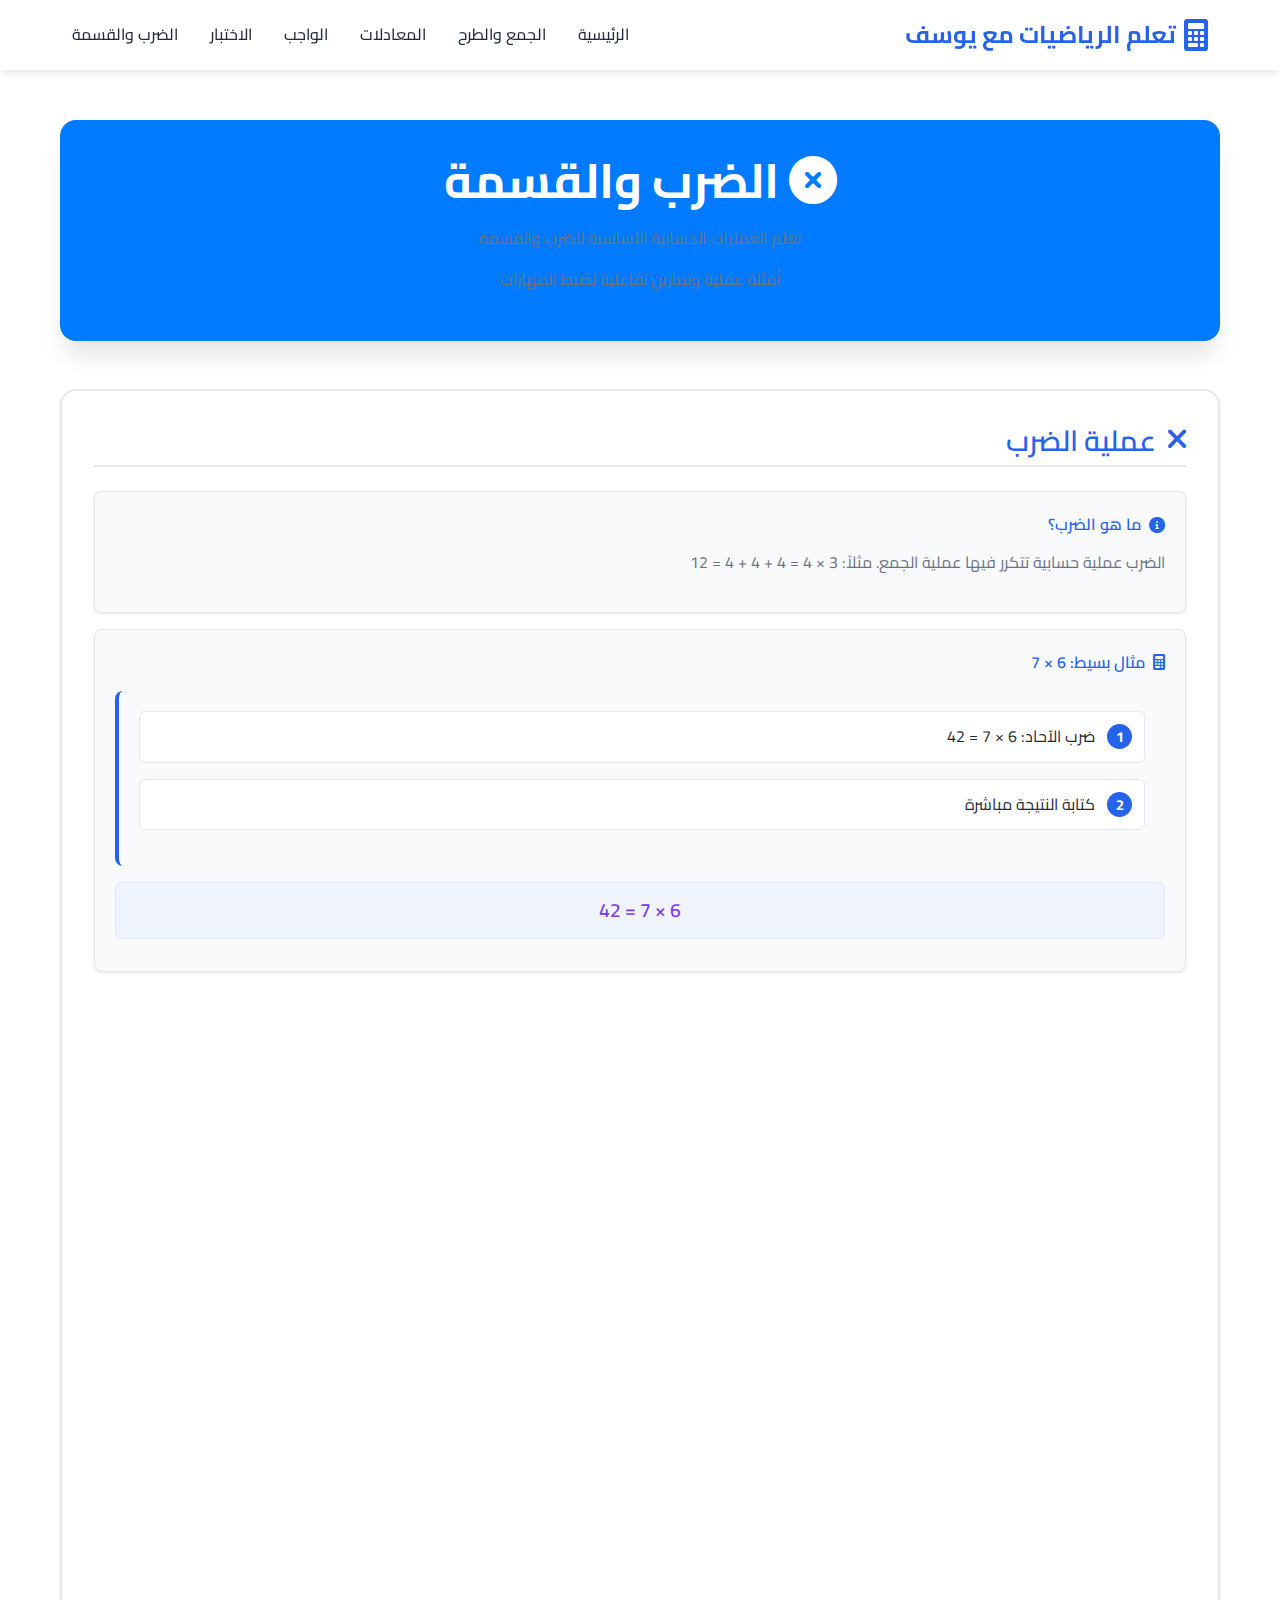
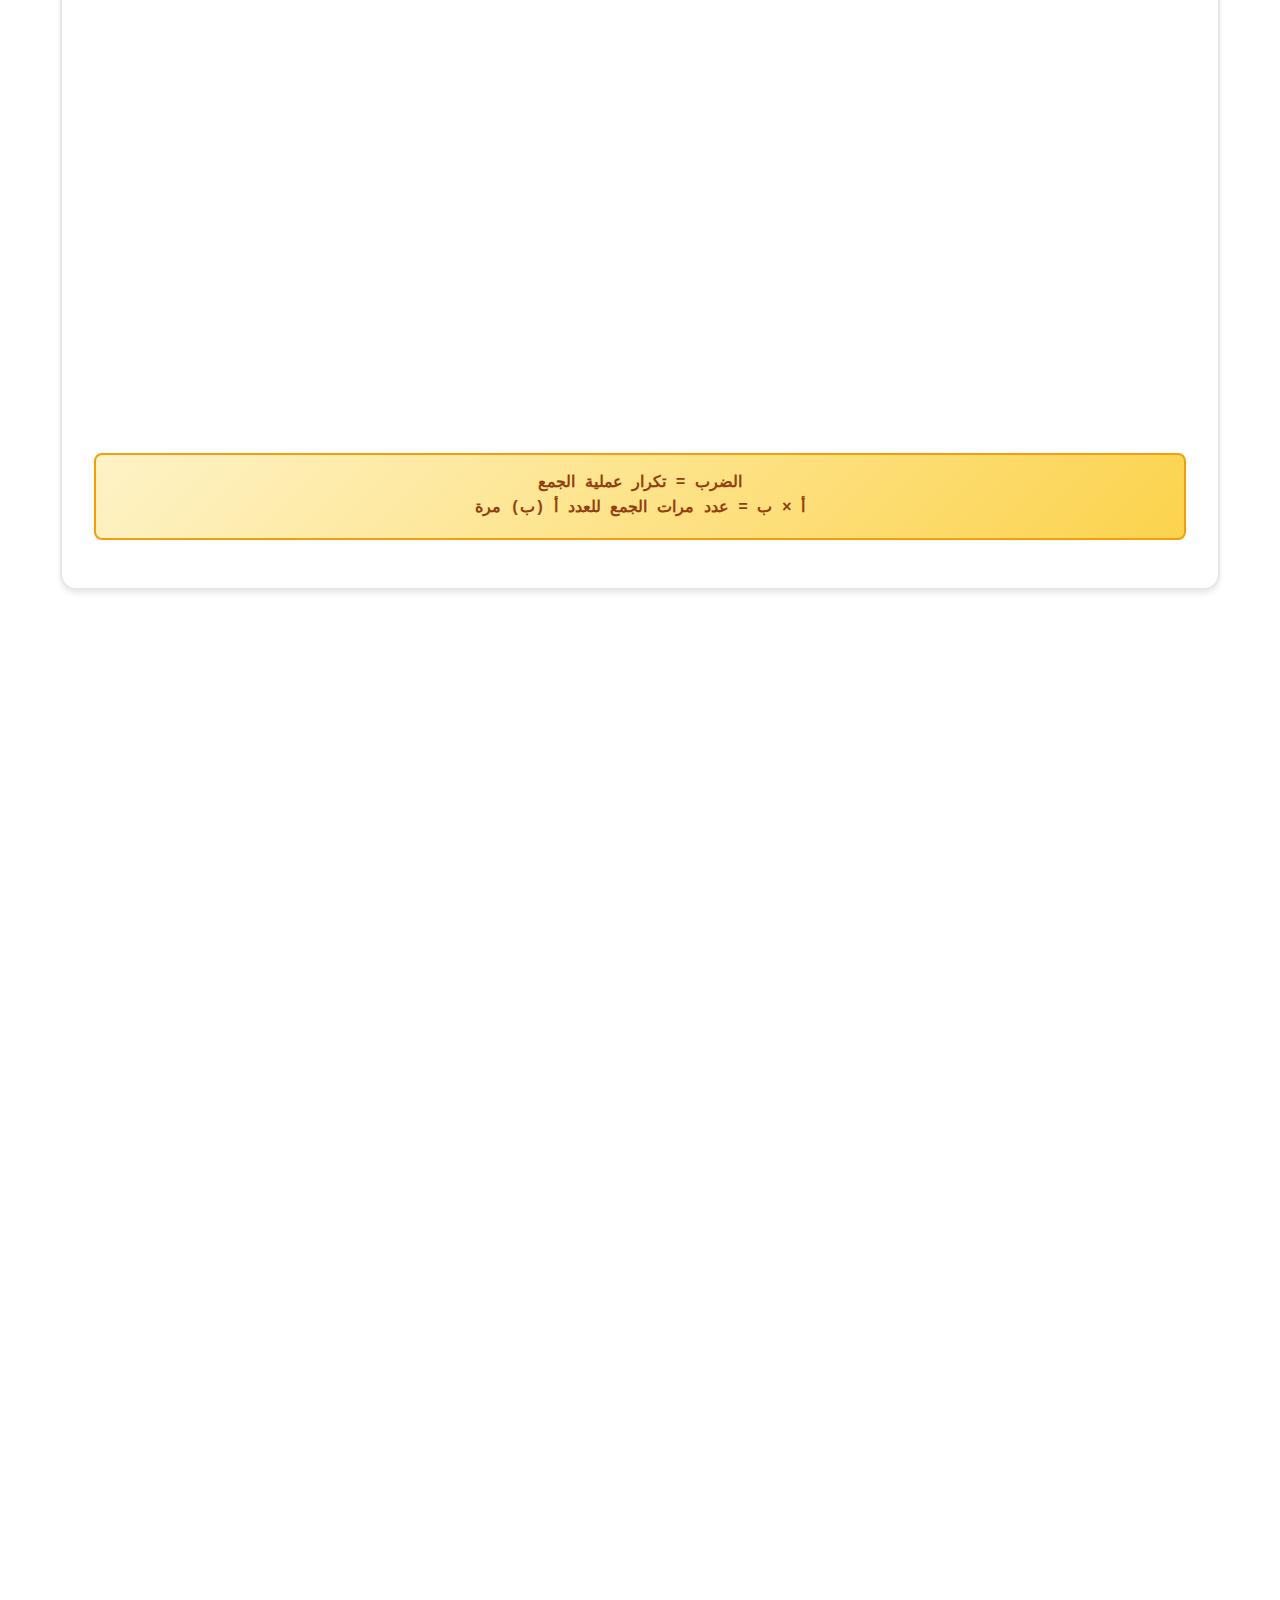
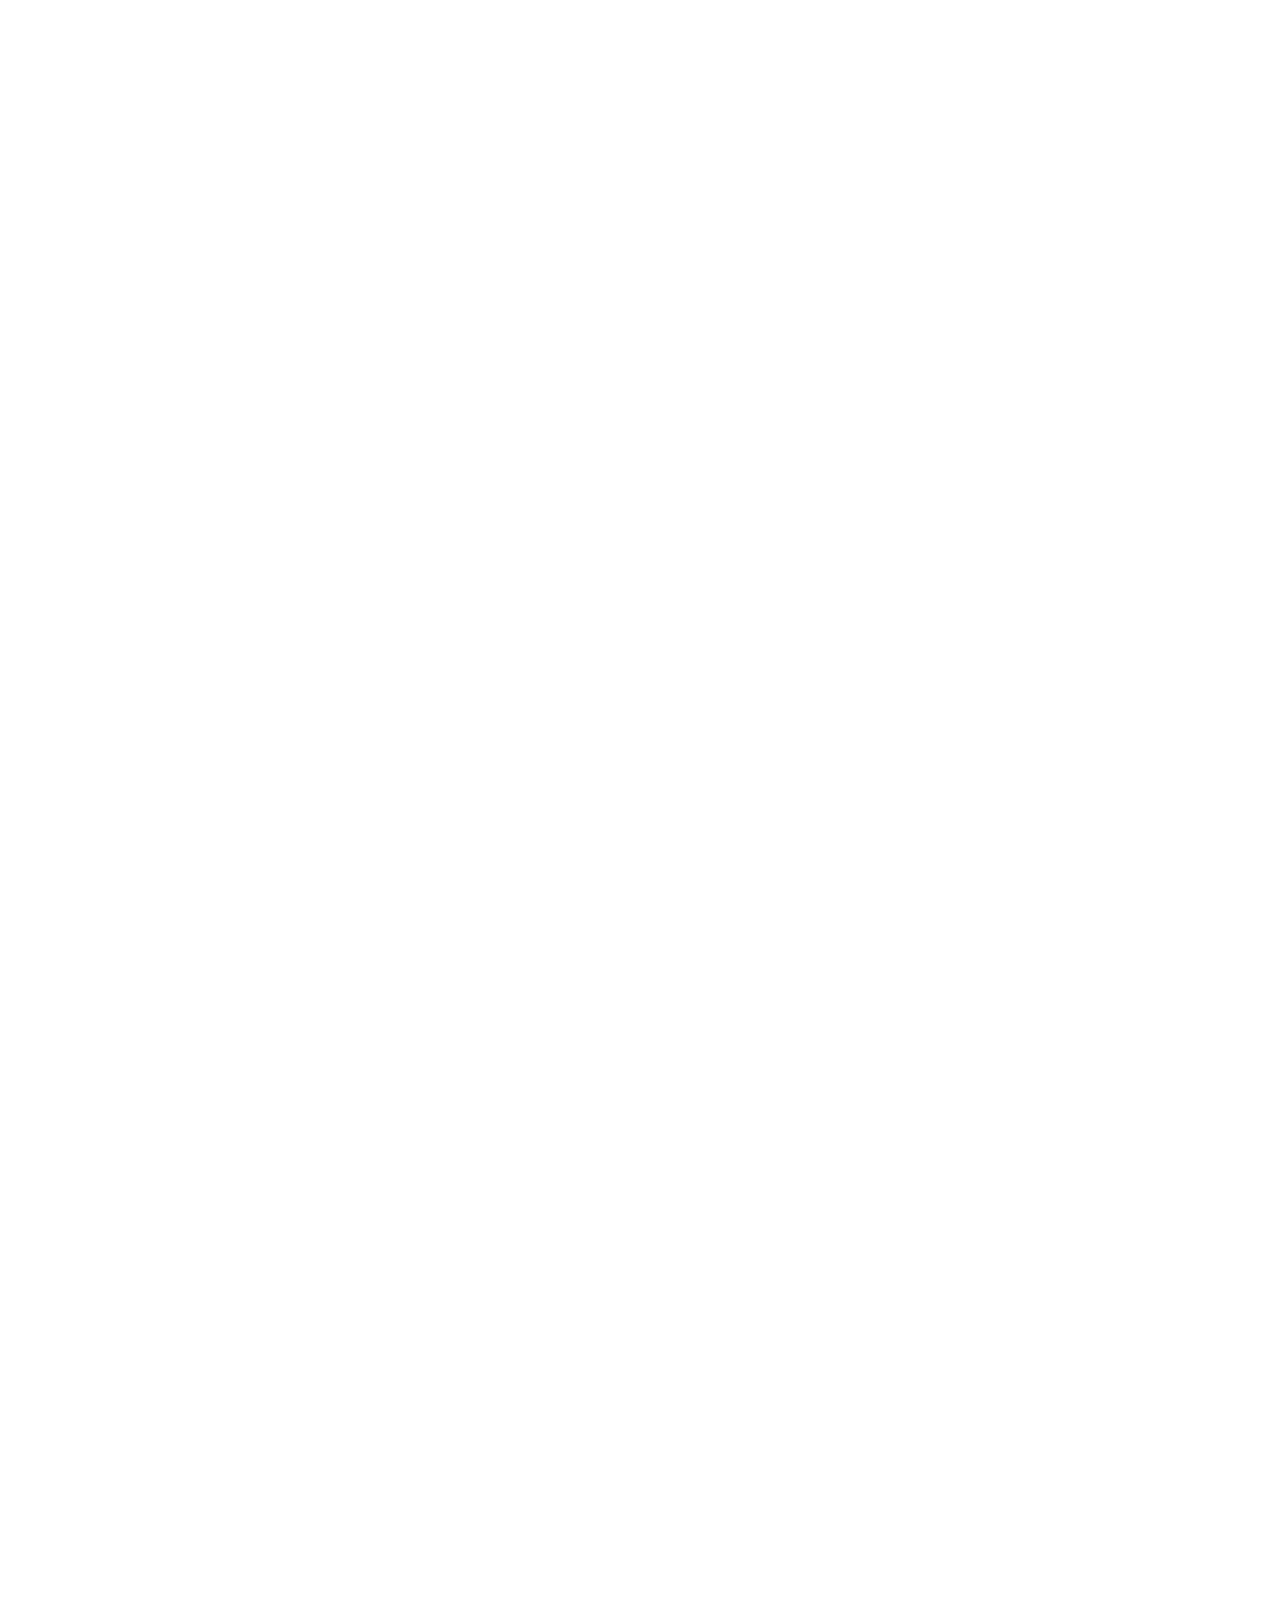
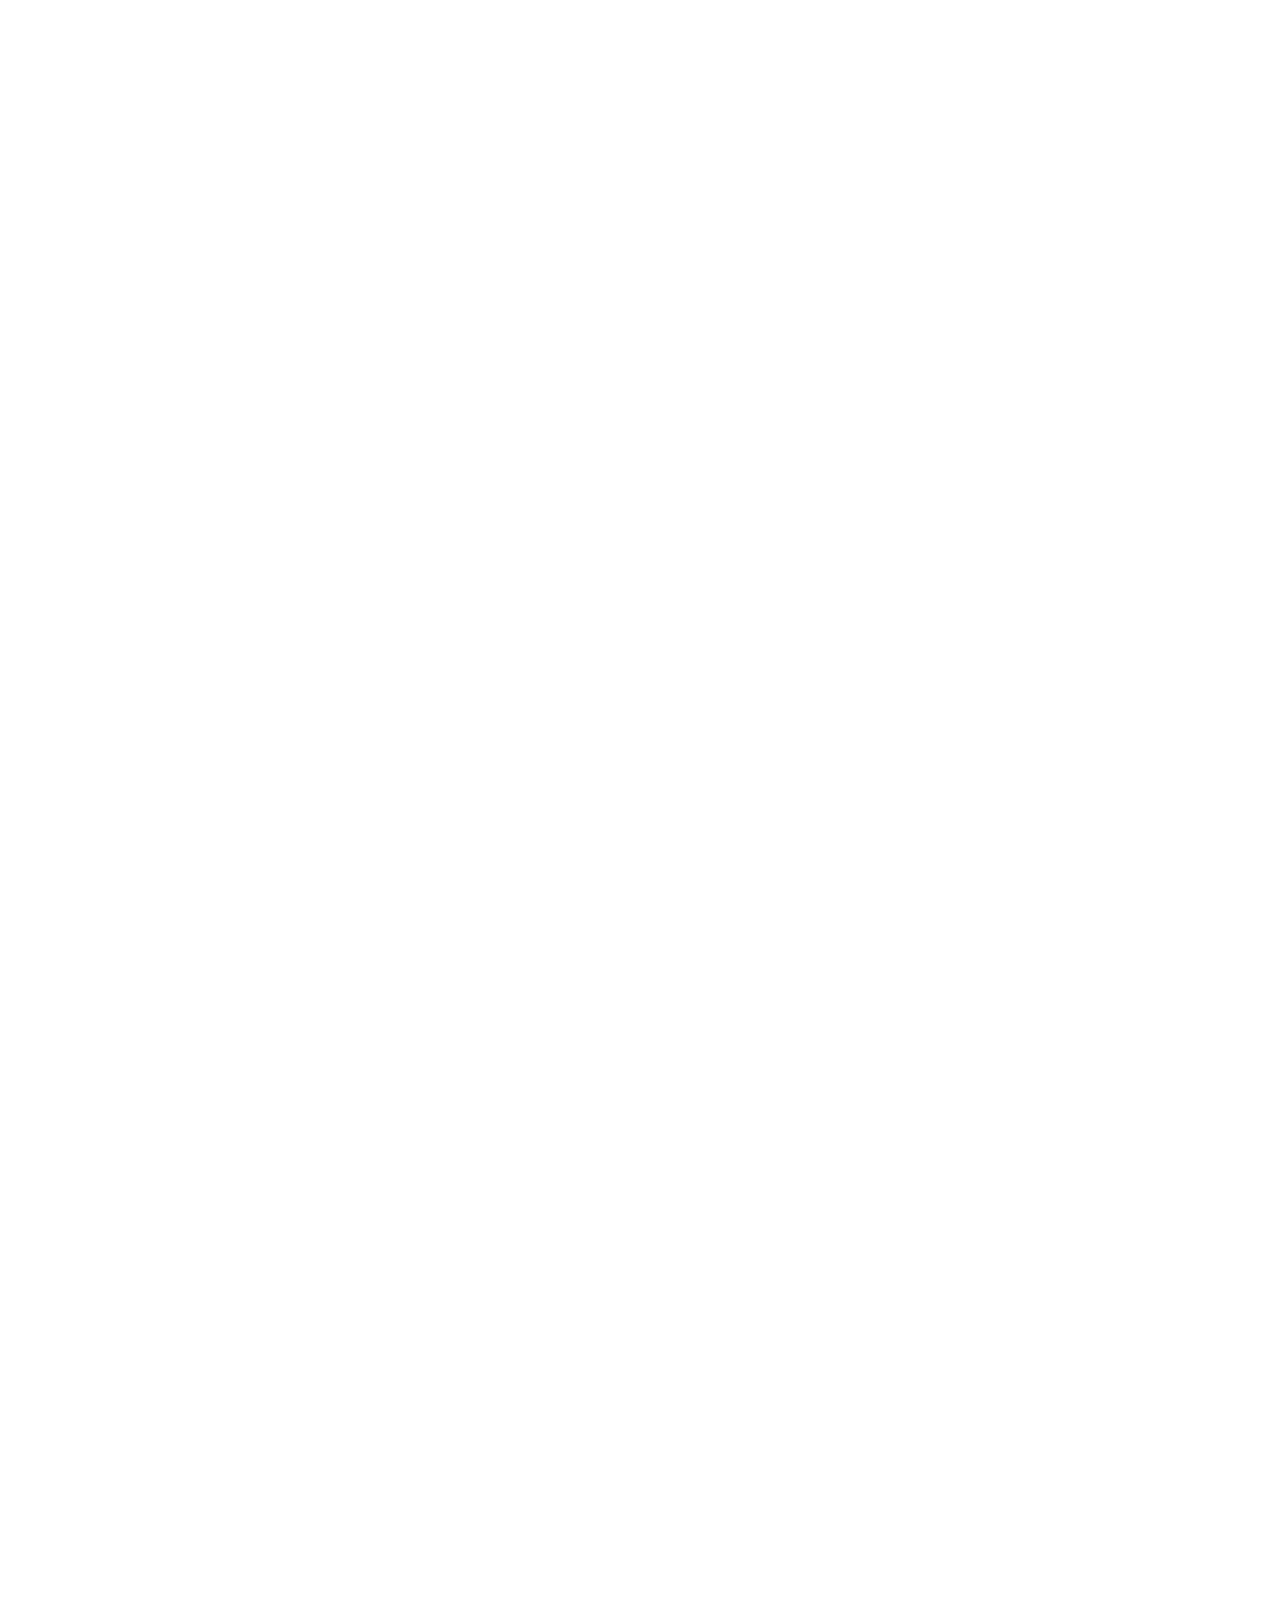
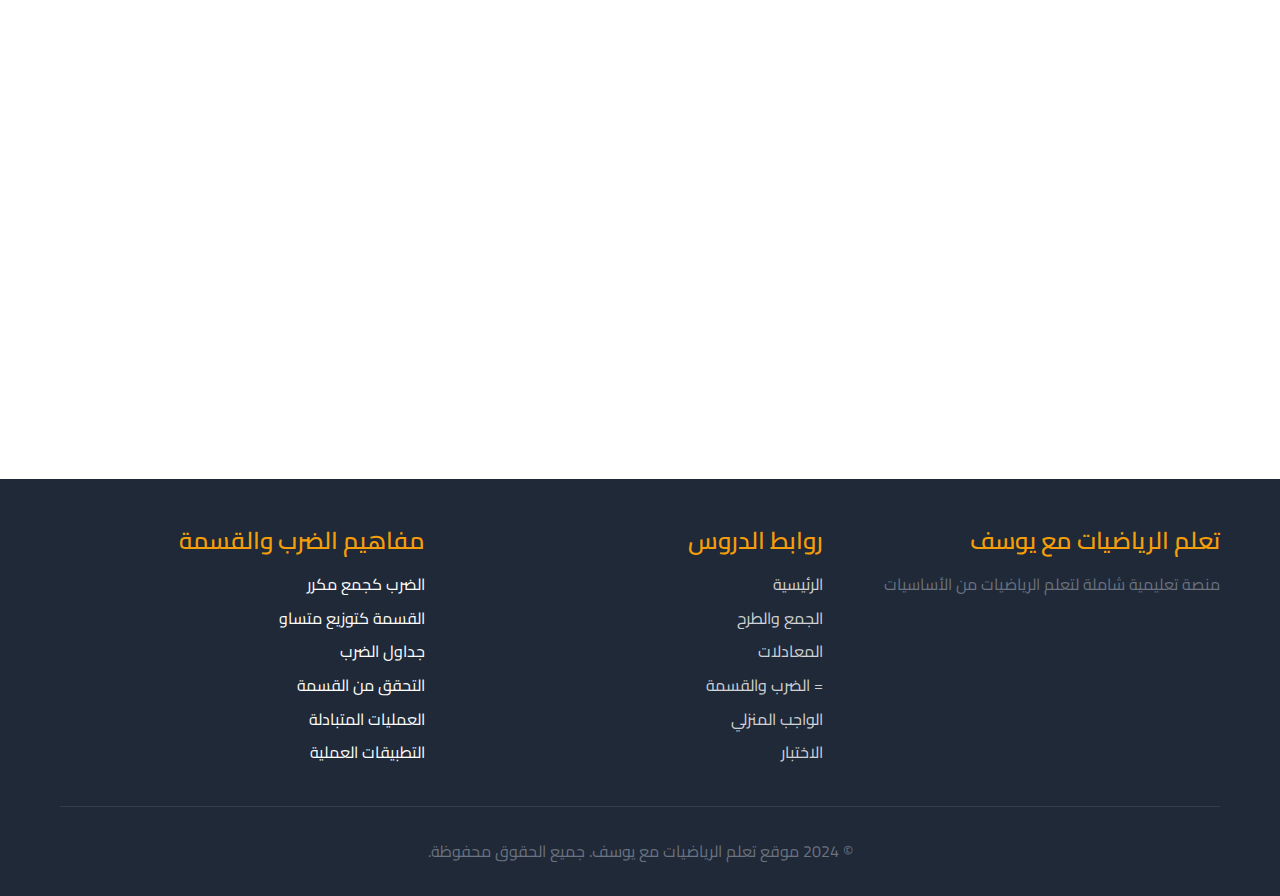
<file: Div.html>
<!DOCTYPE html>
<html lang="ar" dir="rtl">
<head>
    <meta charset="UTF-8">
    <meta name="viewport" content="width=device-width, initial-scale=1.0">
    <title>الضرب والقسمة - Multiplication and Division</title>
    <link rel="stylesheet" href="styles.css">
    <link href="https://fonts.googleapis.com/css2?family=Cairo:wght@300;400;600;700&display=swap" rel="stylesheet">
    <link rel="stylesheet" href="https://cdnjs.cloudflare.com/ajax/libs/font-awesome/6.0.0/css/all.min.css">
    <style>
        .div-container {
            max-width: 1200px;
            margin: 120px auto 2rem;
            padding: 0 20px;
        }
        
        .div-header {
            text-align: center;
            margin-bottom: 3rem;
            background: linear-gradient(135deg, #007bff, #007bff);
            color: white;
            padding: 2rem;
            border-radius: 16px;
            box-shadow: 0 20px 25px -5px rgba(0, 0, 0, 0.1);
        }
        
        .operation-section {
            background: white;
            border-radius: 16px;
            padding: 2rem;
            box-shadow: 0 4px 6px -1px rgba(0, 0, 0, 0.1);
            margin-bottom: 2rem;
            border: 2px solid #e5e7eb;
        }
        
        .operation-title {
            color: var(--primary-color);
            font-size: 1.8rem;
            margin-bottom: 1.5rem;
            display: flex;
            align-items: center;
            gap: 0.75rem;
            padding-bottom: 0.5rem;
            border-bottom: 2px solid var(--border-color);
        }
        
        .example-card {
            background: #f8fafc;
            border-radius: 8px;
            padding: 1.25rem;
            margin: 1rem 0;
            border: 1px solid var(--border-color);
            box-shadow: 0 1px 3px rgba(0, 0, 0, 0.1);
        }
        
        .example-title {
            color: var(--primary-color);
            font-weight: 600;
            margin-bottom: 0.75rem;
            display: flex;
            align-items: center;
            gap: 0.5rem;
        }
        
        .step-by-step {
            background: #f8fafc;
            border-radius: 8px;
            padding: 1.25rem;
            margin: 1rem 0;
            border-left: 4px solid var(--primary-color);
        }
        
        .step {
            margin-bottom: 1rem;
            padding: 0.75rem;
            background: white;
            border-radius: 6px;
            border: 1px solid var(--border-color);
        }
        
        .step-number {
            background: var(--primary-color);
            color: white;
            width: 25px;
            height: 25px;
            border-radius: 50%;
            display: inline-flex;
            align-items: center;
            justify-content: center;
            margin-left: 0.5rem;
            font-weight: bold;
            font-size: 0.9rem;
        }
        
        .calculation {
            font-size: 1.2rem;
            font-weight: 600;
            color: var(--secondary-color);
            text-align: center;
            margin: 0.75rem 0;
            padding: 0.75rem;
            background: #f0f4ff;
            border-radius: 6px;
            border: 1px solid #e0e7ff;
        }
        
        .formula-highlight {
            background: linear-gradient(135deg, #fef3c7, #fcd34d);
            border: 2px solid #f59e0b;
            border-radius: 8px;
            padding: 1rem;
            margin: 1rem 0;
            text-align: center;
            font-family: 'Courier New', monospace;
            font-weight: bold;
            color: #92400e;
        }
        
        .interactive-calc {
            background: #fafafa;
            border: 2px dashed var(--border-color);
            border-radius: 8px;
            padding: 2rem;
            margin: 1rem 0;
            text-align: center;
        }
        
        .calc-input {
            padding: 0.5rem;
            border: 1px solid var(--border-color);
            border-radius: 4px;
            width: 80px;
            text-align: center;
            margin: 0 0.5rem;
        }
        
        .calc-result {
            background: #dcfce7;
            color: #166534;
            border: 2px solid #22c55e;
            border-radius: 8px;
            padding: 1rem;
            margin-top: 1rem;
            font-size: 1.2rem;
            font-weight: 700;
        }
        
        @media (max-width: 768px) {
            .div-container {
                margin: 100px auto 2rem;
                padding: 0 15px;
            }
            
            .operation-title {
                font-size: 1.5rem;
            }
        }
    </style>
</head>
<body>
    <!-- Header -->
    <header class="header">
        <nav class="nav">
            <div class="nav-brand">
                <i class="fas fa-calculator"></i>
                <span>تعلم الرياضيات مع يوسف</span>
            </div>
            <ul class="nav-menu">
                <li><a href="index.html">الرئيسية</a></li>
                <li><a href="Page1.html">الجمع والطرح</a></li>
                <li><a href="Page2.html">المعادلات</a></li>
                <li><a href="HomeWork.html">الواجب</a></li>
                <li><a href="Quiz1.html">الاختبار</a></li>
                <li><a href="Div.html">الضرب والقسمة</a></li>
            </ul>
            <div class="nav-toggle">
                <span></span>
                <span></span>
                <span></span>
            </div>
        </nav>
    </header>

    <main>
        <div class="div-container">
            <div class="div-header">
                <h1><i class="fas fa-times-circle"></i> الضرب والقسمة</h1>
                <p>تعلم العمليات الحسابية الأساسية للضرب والقسمة</p>
                <p>أمثلة عملية وتمارين تفاعلية لضبط المهارات</p>
            </div>

            <!-- الضرب -->
            <div class="operation-section">
                <h2 class="operation-title">
                    <i class="fas fa-times"></i>
                    عملية الضرب
                </h2>
                
                <div class="example-card">
                    <div class="example-title">
                        <i class="fas fa-info-circle"></i>
                        ما هو الضرب؟
                    </div>
                    <p>الضرب عملية حسابية تتكرر فيها عملية الجمع. مثلاً: 3 × 4 = 4 + 4 + 4 = 12</p>
                </div>

                <div class="example-card">
                    <div class="example-title">
                        <i class="fas fa-calculator"></i>
                        مثال بسيط: 6 × 7
                    </div>
                    
                    <div class="step-by-step">
                        <div class="step">
                            <span class="step-number">1</span>
                            ضرب الآحاد: 6 × 7 = 42
                        </div>
                        <div class="step">
                            <span class="step-number">2</span>
                            كتابة النتيجة مباشرة
                        </div>
                    </div>
                    
                    <div class="calculation">
                        6 × 7 = 42
                    </div>
                </div>

                <div class="example-card">
                    <div class="example-title">
                        <i class="fas fa-store"></i>
                        مثال عملي: محب الدروس
                    </div>
                    <div>
                        اشترى أحمد 8 دلاء، وكل دلو يسع 5 لترات من الماء. كم لتراً من الماء في المجموع؟
                    </div>
                    
                    <div class="step-by-step">
                        <div class="step">
                            <span class="step-number">1</span>
                            عدد الدلاء = 8 دلاء
                        </div>
                        <div class="step">
                            <span class="step-number">2</span>
                            سعة كل دلو = 5 لترات
                        </div>
                        <div class="step">
                            <span class="step-number">3</span>
                            المجموع = 8 × 5 = 40 لتر
                        </div>
                    </div>
                    
                    <div class="calculation">
                        إجمالي الماء = 8 × 5 = 40 لتر
                    </div>
                </div>

                <div class="example-card">
                    <div class="example-title">
                        <i class="fas fa-graduation-cap"></i>
                        مثال: مضاعفات الأعداد
                    </div>
                    <div>
                        جد مضاعفات العدد 9 حتى العدد الخامس
                    </div>
                    
                    <div class="step-by-step">
                        <div class="step">
                            <span class="step-number">1</span>
                            9 × 1 = 9
                        </div>
                        <div class="step">
                            <span class="step-number">2</span>
                            9 × 2 = 18
                        </div>
                        <div class="step">
                            <span class="step-number">3</span>
                            9 × 3 = 27
                        </div>
                        <div class="step">
                            <span class="step-number">4</span>
                            9 × 4 = 36
                        </div>
                        <div class="step">
                            <span class="step-number">5</span>
                            9 × 5 = 45
                        </div>
                    </div>
                    
                    <div class="calculation">
                        مضاعفات 9: 9 × 1 = 9, 9 × 2 = 18, 9 × 3 = 27, 9 × 4 = 36, 9 × 5 = 45
                    </div>
                </div>

                <div class="formula-highlight">
                    الضرب = تكرار عملية الجمع<br>
                    أ × ب = عدد مرات الجمع للعدد أ (ب) مرة
                </div>
            </div>

            <!-- القسمة -->
            <div class="operation-section">
                <h2 class="operation-title">
                    <i class="fas fa-divide"></i>
                    عملية القسمة
                </h2>
                
                <div class="example-card">
                    <div class="example-title">
                        <i class="fas fa-info-circle"></i>
                        ما هي القسمة؟
                    </div>
                    <p>القسمة عملية عكسية للضرب. مثلاً: 12 ÷ 3 = ؟ تعني كم مرة يمكن قسمة 12 على 3 أو كم ثلاثات في 12.</p>
                </div>

                <div class="example-card">
                    <div class="example-title">
                        <i class="fas fa-calculator"></i>
                        مثال بسيط: 56 ÷ 8
                    </div>
                    
                    <div class="step-by-step">
                        <div class="step">
                            <span class="step-number">1</span>
                            نسأل: كم مرة يذهب 8 في 56؟
                        </div>
                        <div class="step">
                            <span class="step-number">2</span>
                            8 × 7 = 56، إذن 56 ÷ 8 = 7
                        </div>
                        <div class="step">
                            <span class="step-number">3</span>
                            التحقق: 56 ÷ 8 = 7 لأن 8 × 7 = 56
                        </div>
                    </div>
                    
                    <div class="calculation">
                        56 ÷ 8 = 7 ← التحقق: 8 × 7 = 56 ✓
                    </div>
                </div>

                <div class="example-card">
                    <div class="example-title">
                        <i class="fas fa-users"></i>
                        مثال عملي: توزيع الطلاب
                    </div>
                    <div>
                        تم توزيع 48 طالباً على 6 مجموعات متساوية. كم طالباً في كل مجموعة؟
                    </div>
                    
                    <div class="step-by-step">
                        <div class="step">
                            <span class="step-number">1</span>
                            إجمالي الطلاب = 48 طالباً
                        </div>
                        <div class="step">
                            <span class="step-number">2</span>
                            عدد المجموعات = 6 مجموعات
                        </div>
                        <div class="step">
                            <span class="step-number">3</span>
                            الطلاب في كل مجموعة = 48 ÷ 6 = 8 طلاب
                        </div>
                    </div>
                    
                    <div class="calculation">
                        طلاب في كل مجموعة = 48 ÷ 6 = 8 طلاب
                    </div>
                </div>

                <div class="example-card">
                    <div class="example-title">
                        <i class="fas fa-cookie-bite"></i>
                        مثال: قطع البيتزا
                    </div>
                    <div>
                        قطع بيتزا واحدة إلى 8 أجزاء متساوية، وأكل أحمد 3 أجزاء منها. ما الكسر الذي أكلته أحمد؟
                    </div>
                    
                    <div class="step-by-step">
                        <div class="step">
                            <span class="step-number">1</span>
                            إجمالي الأجزاء = 8 أجزاء
                        </div>
                        <div class="step">
                            <span class="step-number">2</span>
                            الأجزاء المأكولة = 3 أجزاء
                        </div>
                        <div class="step">
                            <span class="step-number">3</span>
                            الكسر = أجزاء مأكولة ÷ إجمالي الأجزاء = 3 ÷ 8 = 3/8
                        </div>
                    </div>
                    
                    <div class="calculation">
                        الكسر المأكول = 3 ÷ 8 = 3/8 من البيتزا
                    </div>
                </div>

                <div class="formula-highlight">
                    القسمة = التوزيع أو تقسيم الأجزاء<br>
                    المقسوم ÷ المقسوم عليه = الخارج
                </div>
            </div>

            <!-- العلاقة بين الضرب والقسمة -->
            <div class="operation-section">
                <h2 class="operation-title">
                    <i class="fas fa-link"></i>
                    العلاقة بين الضرب والقسمة
                </h2>
                
                <div class="example-card">
                    <div class="example-title">
                        <i class="fas fa-exchange-alt"></i>
                        الضرب والقسمة عمليتان عكسيتاان
                    </div>
                    <div>
                        إذا كان: 9 × 6 = 54<br>
                        فإن: 54 ÷ 9 = 6 و 54 ÷ 6 = 9<br>
                        هذا يعني أن الضرب والقسمة في علاقة عكسية.
                    </div>
                    
                    <div class="formula-highlight">
                        إذا كان أ × ب = ج، فإن:<br>
                        ج ÷ أ = ب<br>
                        ج ÷ ب = أ
                    </div>
                </div>

                <div class="example-card">
                    <div class="example-title">
                        <i class="fas fa-check-circle"></i>
                        التحقق من القسمة باستخدام الضرب
                    </div>
                    <div>
                        مثال: تحقق من الإجابة 72 ÷ 9 = 8
                    </div>
                    
                    <div class="step-by-step">
                        <div class="step">
                            <span class="step-number">1</span>
                            الإجابة المقترحة: 72 ÷ 9 = 8
                        </div>
                        <div class="step">
                            <span class="step-number">2</span>
                            التحقق: 9 × 8 = 72
                        </div>
                        <div class="step">
                            <span class="step-number">3</span>
                            72 = 72 ✓ إذن الإجابة صحيحة
                        </div>
                    </div>
                    
                    <div class="calculation">
                        72 ÷ 9 = 8 لأن 9 × 8 = 72 ✓
                    </div>
                </div>
            </div>

            <!-- الآلة الحاسبة التفاعلية -->
            <div class="operation-section">
                <h2 class="operation-title">
                    <i class="fas fa-calculator"></i>
                    الآلة الحاسبة التفاعلية
                </h2>
                
                <div class="interactive-calc">
                    <h3>🧮 حاسبة الضرب والقسمة</h3>
                    
                    <div style="margin: 1rem 0;">
                        <label>العدد الأول: </label>
                        <input type="number" class="calc-input" id="num1" value="12">
                        <br><br>
                        
                        <button class="btn btn-primary" onclick="multiply()" style="margin: 0.5rem;">
                            <i class="fas fa-times"></i> ضرب
                        </button>
                        
                        <button class="btn btn-secondary" onclick="divide()" style="margin: 0.5rem;">
                            <i class="fas fa-divide"></i> قسمة
                        </button>
                        
                        <br><br>
                        <label>العدد الثاني: </label>
                        <input type="number" class="calc-input" id="num2" value="3">
                    </div>
                    
                    <div class="calc-result" id="result">
                        اختر العملية المدونة أعلاه للبدء
                    </div>
                </div>

                <!-- جدول الضرب التعلمي -->
                <div class="interactive-calc">
                    <h3>📚 جدول الضرب التفاعلي</h3>
                    <div>
                        <label>اختر الجدول: </label>
                        <select class="calc-input" id="tableSelect" onchange="generateTable()">
                            <option value="1">جدول الضرب في 1</option>
                            <option value="2">جدول الضرب في 2</option>
                            <option value="3">جدول الضرب في 3</option>
                            <option value="4">جدول الضرب في 4</option>
                            <option value="5">جدول الضرب في 5</option>
                            <option value="6">جدول الضرب في 6</option>
                            <option value="7">جدول الضرب في 7</option>
                            <option value="8">جدول الضرب في 8</option>
                            <option value="9">جدول الضرب في 9</option>
                            <option value="10">جدول الضرب في 10</option>
                        </select>
                    </div>
                    
                    <div id="multiplicationTable" class="calculation" style="margin-top: 1rem;">
                        <!-- سيتم ملؤها بالجافا سكريبت -->
                    </div>
                </div>
            </div>

            <!-- ملخص القواعد -->
            <div class="operation-section">
                <h2 class="operation-title">
                    <i class="fas fa-clipboard-check"></i>
                    ملخص مهم القواعد والقوانين
                </h2>
                
                <div class="formula-highlight">
                    <h3>📝 قوانين مهمة:</h3>
                    <p><strong>قانون تبادل الضرب:</strong> أ × ب = ب × أ</p>
                    <p><strong>قانون تجميع الضرب:</strong> (أ × ب) × ج = أ × (ب × ج)</p>
                    <p><strong>قانون توزيع الضرب:</strong> أ × (ب + ج) = (أ × ب) + (أ × ج)</p>
                    <p><strong>القسمة والضرب مرتبطان:</strong> إذا كان أ × ب = ج، فإن ج ÷ أ = ب</p>
                    <p><strong>القسمة على صفر:</strong> غير معرفة (لا يمكن القسمة على صفر)</p>
                </div>

                <div class="example-card">
                    <div class="example-title">
                        <i class="fas fa-lightbulb"></i>
                        نصائح مهمة في الضرب والقسمة
                    </div>
                    <div>
                        <strong>الضرب:</strong><br>
                        • تذكر جداول الضرب عن ظهر قلب<br>
                        • امسح الفرق الخسارة عند الضرب<br>
                        • استمر الكامل لتجنب الأخطاء<br><br>
                        
                        <strong>القسمة:</strong><br>
                        • دائماً تحقق من إجابتك بالضرب<br>
                        • امسح الباقي المتبقي بعناية<br>
                        • تأكد من أن القسمة على صفر غير صحيحة
                    </div>
                </div>
            </div>
        </div>
    </main>

    <!-- Footer -->
    <footer class="footer">
        <div class="container">
            <div class="footer-content">
                <div class="footer-section">
                    <h3>تعلم الرياضيات مع يوسف</h3>
                    <p>منصة تعليمية شاملة لتعلم الرياضيات من الأساسيات</p>
                </div>
                <div class="footer-section">
                    <h3>روابط الدروس</h3>
                    <ul>
                        <li><a href="index.html">الرئيسية</a></li>
                        <li><a href="Page1.html">الجمع والطرح</a></li>
                        <li><a href="Page2.html">المعادلات</a></li>
                        <li><a href="Div.html">= الضرب والقسمة</a></li>
                        <li><a href="HomeWork.html">الواجب المنزلي</a></li>
                        <li><a href="Quiz1.html">الاختبار</a></li>
                    </ul>
                </div>
                <div class="footer-section">
                    <h3>مفاهيم الضرب والقسمة</h3>
                    <ul>
                        <li>الضرب كجمع مكرر</li>
                        <li>القسمة كتوزيع متساو</li>
                        <li>جداول الضرب</li>
                        <li>التحقق من القسمة</li>
                        <li>العمليات المتبادلة</li>
                        <li>التطبيقات العملية</li>
                    </ul>
                </div>
            </div>
            <div class="footer-bottom">
                <p>&copy; 2024 موقع تعلم الرياضيات مع يوسف. جميع الحقوق محفوظة.</p>
            </div>
        </div>
    </footer>

    <script>
        document.addEventListener('DOMContentLoaded', function() {
            // تأثير التمرير للعناصر
            const elements = document.querySelectorAll('.operation-section, .example-card');
            
            const observer = new IntersectionObserver((entries) => {
                entries.forEach(entry => {
                    if (entry.isIntersecting) {
                        entry.target.style.opacity = '1';
                        entry.target.style.transform = 'translateY(0)';
                    }
                });
            }, { threshold: 0.1 });
            
            elements.forEach(element => {
                element.style.opacity = '0';
                element.style.transform = 'translateY(30px)';
                element.style.transition = 'opacity 0.8s ease, transform 0.8s ease';
                observer.observe(element);
            });

            // التنسيق المتنقل
            const navToggle = document.querySelector('.nav-toggle');
            const navMenu = document.querySelector('.nav-menu');
            
            if (navToggle && navMenu) {
                navToggle.addEventListener('click', () => {
                    navMenu.classList.toggle('active');
                });
            }

            // توليد الجدول الافتراضي
            generateTable();
        });

        function multiply() {
            const num1 = parseInt(document.getElementById('num1').value);
            const num2 = parseInt(document.getElementById('num2').value);
            const result = num1 * num2;
            
            document.getElementById('result').innerHTML = `
                <i class="fas fa-times"></i> الضرب<br>
                ${num1} × ${num2} = ${result}
            `;
        }

        function divide() {
            const num1 = parseInt(document.getElementById('num1').value);
            const num2 = parseInt(document.getElementById('num2').value);
            
            if (num2 === 0) {
                document.getElementById('result').innerHTML = `
                    <i class="fas fa-exclamation-triangle"></i> خطأ<br>
                    لا يمكن القسمة على صفر
                `;
                return;
            }
            
            const quotient = Math.floor(num1 / num2);
            const remainder = num1 % num2;
            
            let resultText = `${num1} ÷ ${num2} = ${quotient}`;
            if (remainder > 0) {
                resultText += ` مع باقي ${remainder}`;
            }
            
            document.getElementById('result').innerHTML = `
                <i class="fas fa-divide"></i> القسمة<br>
                ${resultText}
            `;
        }

        function generateTable() {
            const table = document.getElementById('tableSelect').value;
            const tableNumber = parseInt(table);
            let tableHTML = '';
            
            for (let i = 1; i <= 12; i++) {
                const result = tableNumber * i;
                tableHTML += `${tableNumber} × ${i} = ${result}<br>`;
            }
            
            document.getElementById('multiplicationTable').innerHTML = tableHTML;
        }
    </script>
</body>
</html>
</file>
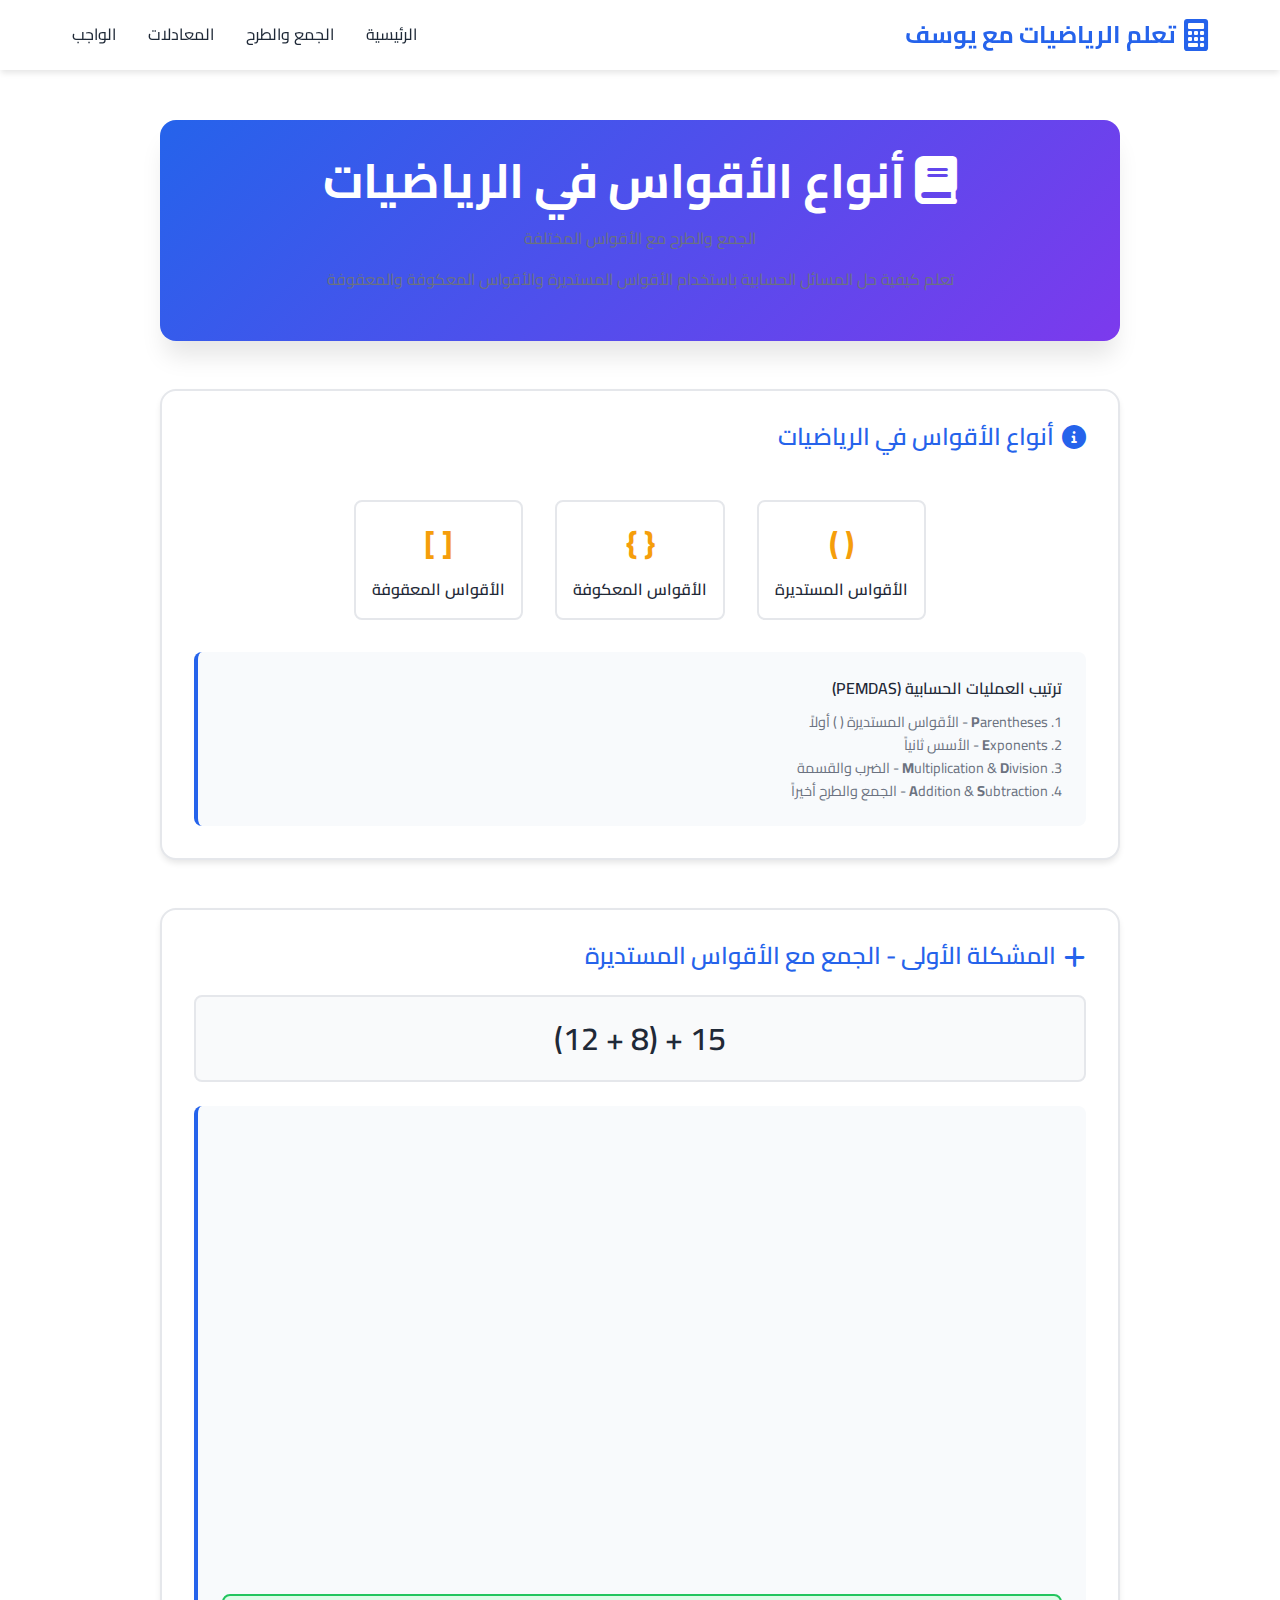
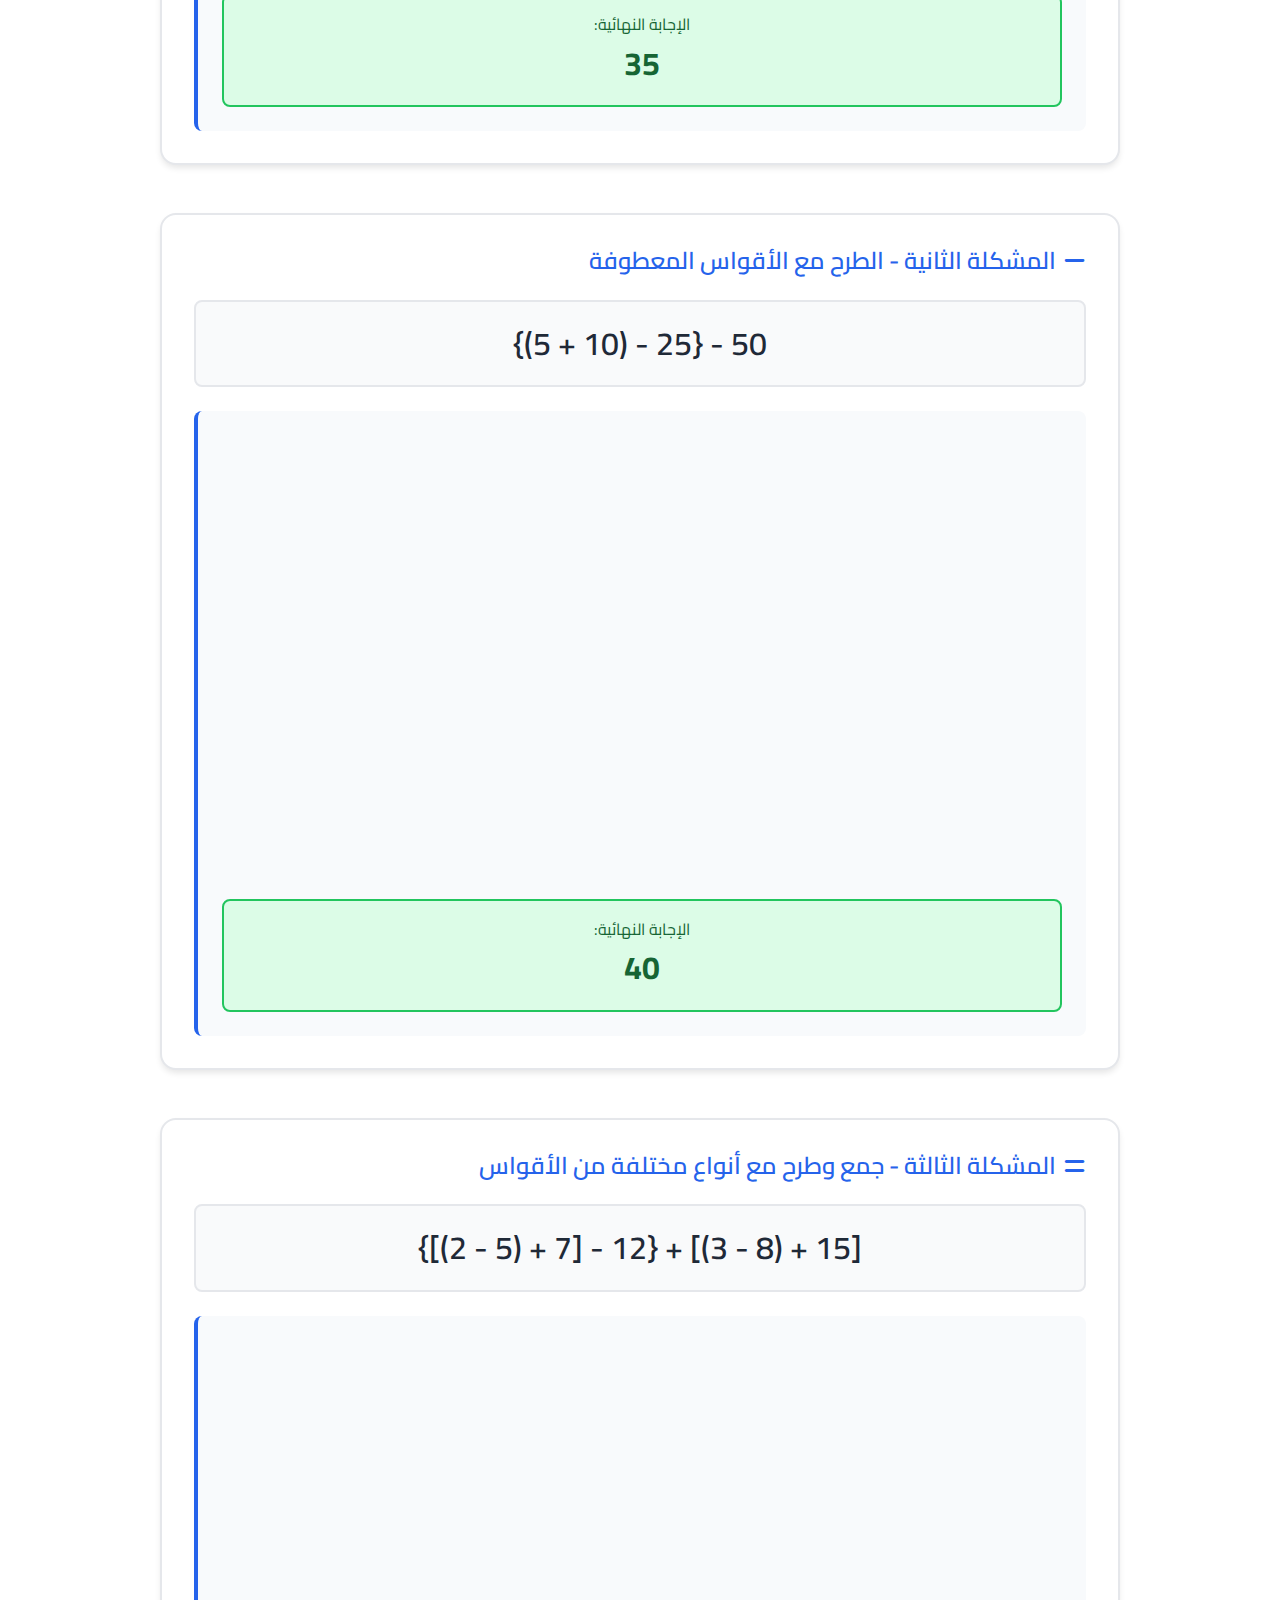
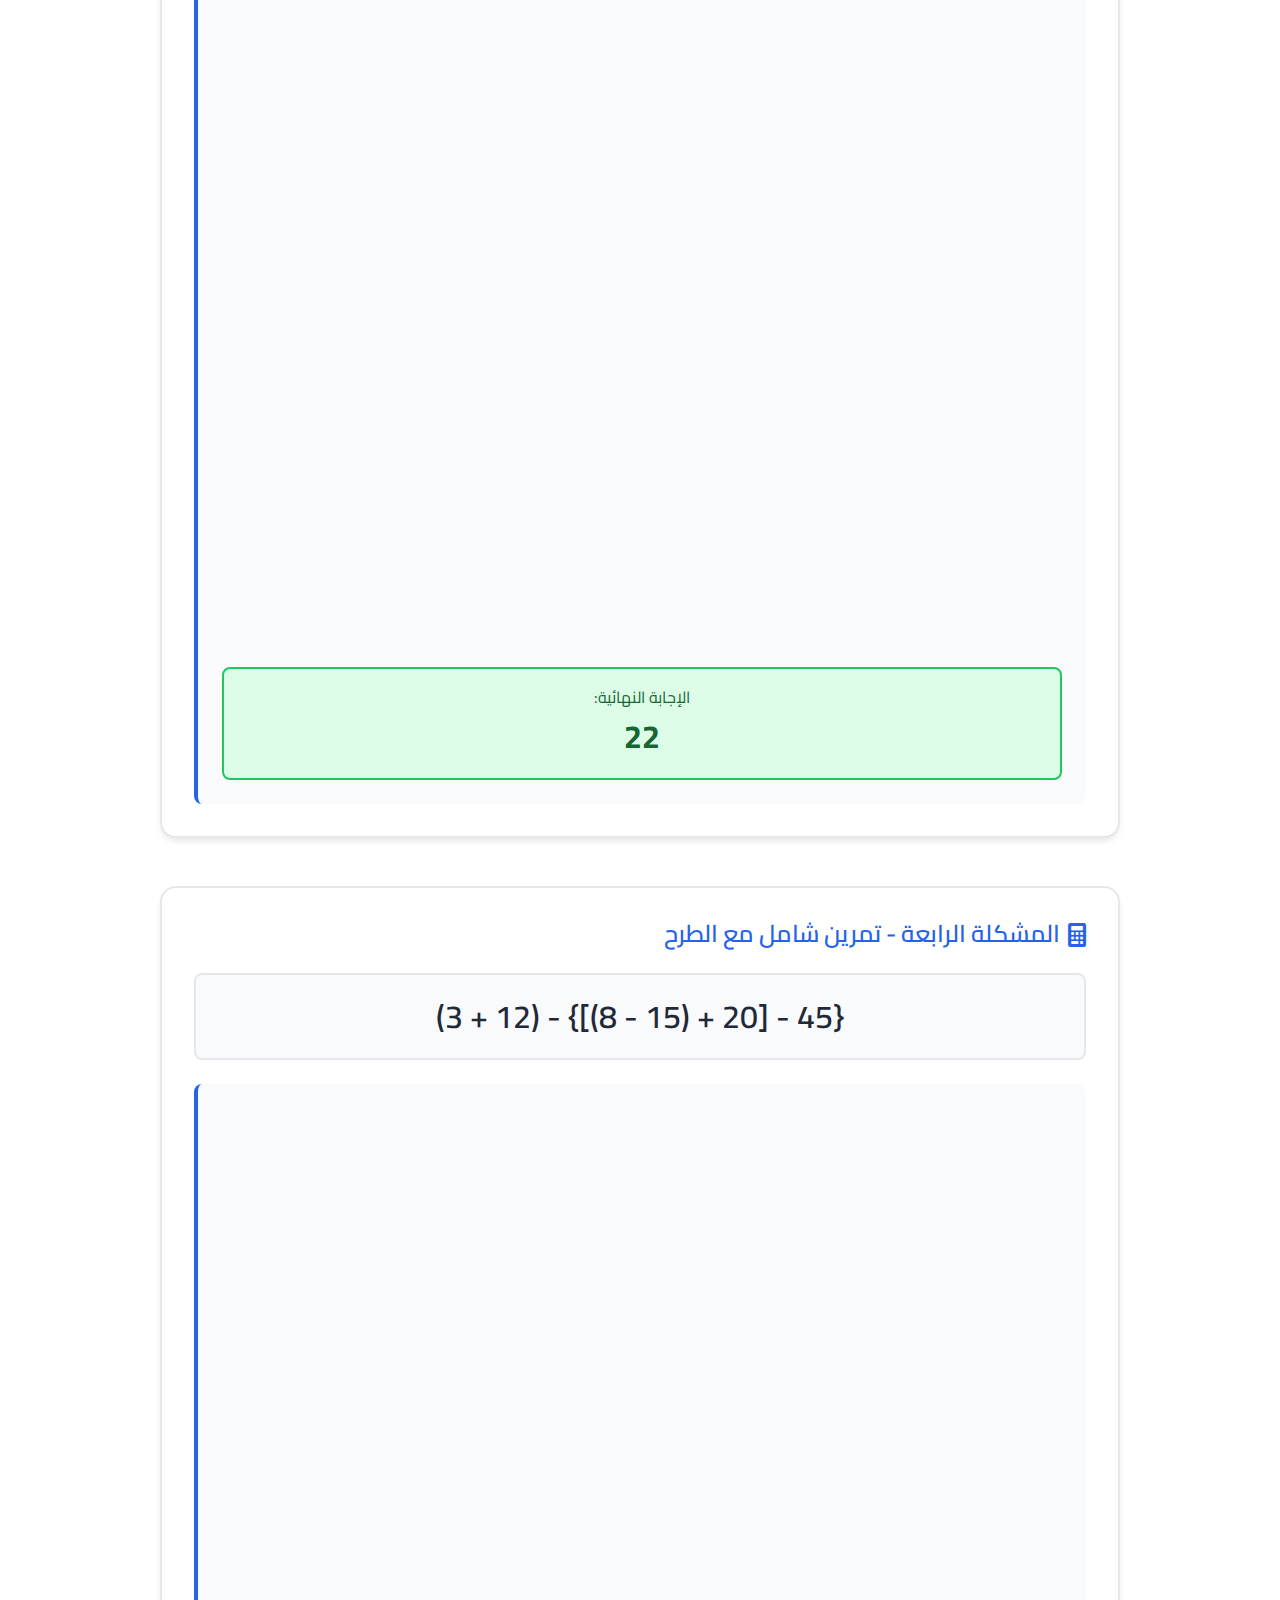
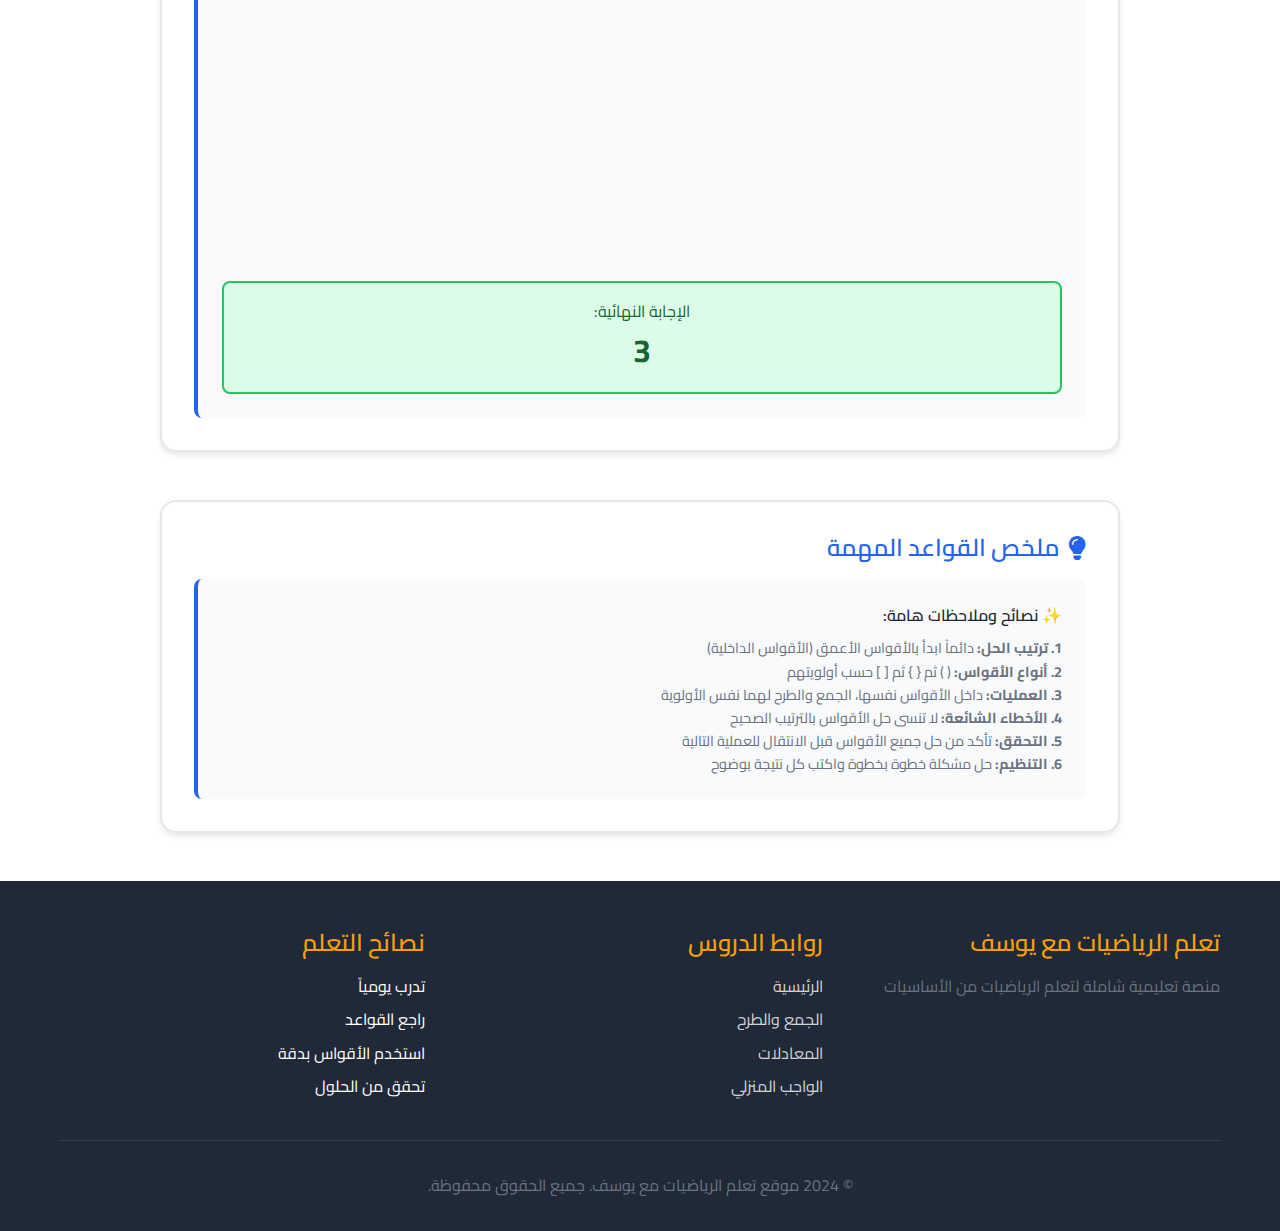
<file: HomeWork.html>
<!DOCTYPE html>
<html lang="ar" dir="rtl">
<head>
    <meta charset="UTF-8">
    <meta name="viewport" content="width=device-width, initial-scale=1.0">
    <title>أنواع الأقواس في الرياضيات</title>
    <link rel="stylesheet" href="styles.css">
    <link href="https://fonts.googleapis.com/css2?family=Cairo:wght@300;400;600;700&display=swap" rel="stylesheet">
    <link rel="stylesheet" href="https://cdnjs.cloudflare.com/ajax/libs/font-awesome/6.0.0/css/all.min.css">
    <style>
        .homework-container {
            max-width: 1000px;
            margin: 120px auto 2rem;
            padding: 0 20px;
        }
        
        .homework-header {
            text-align: center;
            margin-bottom: 3rem;
            background: linear-gradient(135deg, #2563eb, #7c3aed);
            color: white;
            padding: 2rem;
            border-radius: 16px;
            box-shadow: 0 20px 25px -5px rgba(0, 0, 0, 0.1);
        }
        
        .problem-section {
            margin-bottom: 3rem;
            background: white;
            border-radius: 16px;
            padding: 2rem;
            box-shadow: 0 4px 6px -1px rgba(0, 0, 0, 0.1);
            border: 2px solid #e5e7eb;
        }
        
        .problem-title {
            color: var(--primary-color);
            font-size: 1.5rem;
            marginBottom: 1rem;
            display: flex;
            align-items: center;
            gap: 0.5rem;
        }
        
        .problem-expression {
            font-size: 2rem;
            font-weight: 600;
            text-align: center;
            color: var(--text-color);
            margin: 1.5rem 0;
            padding: 1rem;
            background: #f9fafb;
            border-radius: 8px;
            border: 2px solid var(--border-color);
        }
        
        .step-by-step {
            background: #f8fafc;
            border-radius: 8px;
            padding: 1.5rem;
            margin-top: 1rem;
            border-left: 4px solid var(--primary-color);
        }
        
        .step {
            margin-bottom: 1rem;
            padding: 0.75rem;
            background: white;
            border-radius: 6px;
            border: 1px solid var(--border-color);
        }
        
        .step-number {
            background: var(--primary-color);
            color: white;
            width: 25px;
            height: 25px;
            border-radius: 50%;
            display: inline-flex;
            align-items: center;
            justify-content: center;
            margin-left: 0.5rem;
            font-weight: bold;
        }
        
        .step-title {
            font-weight: 600;
            color: var(--text-color);
            margin-bottom: 0.5rem;
        }
        
        .calculation {
            font-size: 1.25rem;
            font-weight: 600;
            color: var(--secondary-color);
            text-align: center;
            margin: 0.5rem 0;
            padding: 0.5rem;
            background: #f0f4ff;
            border-radius: 6px;
        }
        
        .explanation {
            color: var(--text-light);
            font-size: 0.9rem;
            margin-top: 0.5rem;
        }
        
        .answer-box {
            background: #dcfce7;
            color: #166534;
            border: 2px solid #22c55e;
            border-radius: 8px;
            padding: 1rem;
            text-align: center;
            margin-top: 1rem;
        }
        
        .answer-number {
            font-size: 2rem;
            font-weight: 700;
            color: #166534;
        }
        
        .brackets-example {
            display: flex;
            justify-content: center;
            gap: 2rem;
            margin: 2rem 0;
            flex-wrap: wrap;
        }
        
        .bracket-type {
            text-align: center;
            padding: 1rem;
            background: white;
            border-radius: 8px;
            border: 2px solid var(--border-color);
            min-width: 120px;
        }
        
        .bracket-symbol {
            font-size: 2rem;
            font-weight: bold;
            color: var(--accent-color);
            margin-bottom: 0.5rem;
        }
        
        .bracket-name {
            font-weight: 600;
            color: var(--text-color);
        }
        
        @media (max-width: 768px) {
            .homework-container {
                margin: 100px auto 2rem;
                padding: 0 15px;
            }
            
            .problem-expression {
                font-size: 1.5rem;
            }
            
            .calculation {
                font-size: 1rem;
            }
            
            .brackets-example {
                gap: 1rem;
            }
        }
    </style>
</head>
<body>
    <!-- Header -->
    <header class="header">
        <nav class="nav">
            <div class="nav-brand">
                <i class="fas fa-calculator"></i>
                <span>تعلم الرياضيات مع يوسف</span>
            </div>
            <ul class="nav-menu">
                <li><a href="index.html">الرئيسية</a></li>
                <li><a href="Page1.html">الجمع والطرح</a></li>
                <li><a href="Page2.html">المعادلات</a></li>
                <li><a href="#homework">الواجب</a></li>
            </ul>
            <div class="nav-toggle">
                <span></span>
                <span></span>
                <span></span>
            </div>
        </nav>
    </header>

    <main>
        <div class="homework-container">
            <div class="homework-header">
                <h1><i class="fas fa-book"></i> أنواع الأقواس في الرياضيات</h1>
                <p>الجمع والطرح مع الأقواس المختلفة</p>
                <p>تعلم كيفية حل المسائل الحسابية باستخدام الأقواس المستديرة والأقواس المعكوفة والمعقوفة</p>
            </div>

            <!-- أنواع الأقواس -->
            <div class="problem-section">
                <h2 class="problem-title">
                    <i class="fas fa-info-circle"></i>
                    أنواع الأقواس في الرياضيات
                </h2>
                
                <div class="brackets-example">
                    <div class="bracket-type">
                        <div class="bracket-symbol">( )</div>
                        <div class="bracket-name">الأقواس المستديرة</div>
                    </div>
                    <div class="bracket-type">
                        <div class="bracket-symbol">{ }</div>
                        <div class="bracket-name">الأقواس المعكوفة</div>
                    </div>
                    <div class="bracket-type">
                        <div class="bracket-symbol">[ ]</div>
                        <div class="bracket-name">الأقواس المعقوفة</div>
                    </div>
                </div>
                
                <div class="step-by-step">
                    <div class="step-title">ترتيب العمليات الحسابية (PEMDAS)</div>
                    <div class="explanation">
                        1. <strong>P</strong>arentheses - الأقواس المستديرة ( ) أولاً<br>
                        2. <strong>E</strong>xponents - الأسس ثانياً<br>
                        3. <strong>M</strong>ultiplication & <strong>D</strong>ivision - الضرب والقسمة<br>
                        4. <strong>A</strong>ddition & <strong>S</strong>ubtraction - الجمع والطرح أخيراً
                    </div>
                </div>
            </div>

            <!-- المشكلة الأولى -->
            <div class="problem-section">
                <h3 class="problem-title">
                    <i class="fas fa-plus"></i>
                    المشكلة الأولى - الجمع مع الأقواس المستديرة
                </h3>
                
                <div class="problem-expression">
                    15 + (8 + 12)
                </div>
                
                <div class="step-by-step">
                    <div class="step">
                        <div class="step-title">
                            <span class="step-number">1</span>
                            حل ما بداخل الأقواس المستديرة أولاً
                        </div>
                        <div class="calculation">8 + 12 = 20</div>
                        <div class="explanation">نبدأ بحل العمليات داخل الأقواس المستديرة حسب ترتيب PEMDAS</div>
                    </div>
                    
                    <div class="step">
                        <div class="step-title">
                            <span class="step-number">2</span>
                            استبدال نتيجة الأقواس في التعبير الأصلي
                        </div>
                        <div class="calculation">15 + (20) = 15 + 20</div>
                        <div class="explanation">بعد حل ما داخل الأقواس، نستبدل النتيجة في مكان الأقواس</div>
                    </div>
                    
                    <div class="step">
                        <div class="step-title">
                            <span class="step-number">3</span>
                            إجراء العملية النهائية
                        </div>
                        <div class="calculation">15 + 20 = 35</div>
                        <div class="explanation">نكمل العملية الجمع بين الأرقام المتبقية</div>
                    </div>
                    
                    <div class="answer-box">
                        <div>الإجابة النهائية:</div>
                        <div class="answer-number">35</div>
                    </div>
                </div>
            </div>

            <!-- المشكلة الثانية -->
            <div class="problem-section">
                <h3 class="problem-title">
                    <i class="fas fa-minus"></i>
                    المشكلة الثانية - الطرح مع الأقواس المعطوفة
                </h3>
                
                <div class="problem-expression">
                    50 - {25 - (10 + 5)}
                </div>
                
                <div class="step-by-step">
                    <div class="step">
                        <div class="step-title">
                            <span class="step-number">1</span>
                            حل الأقواس الداخلية أولاً (الأقواس المستديرة)
                        </div>
                        <div class="calculation">10 + 5 = 15</div>
                        <div class="explanation">نبدأ بالأقواس الأعمق (المستديرة) حسب ترتيب PEMDAS</div>
                    </div>
                    
                    <div class="step">
                        <div class="step-title">
                            <span class="step-number">2</span>
                            استبدال النتيجة ومن ثم حل الأقواس المعكوفة
                        </div>
                        <div class="calculation">25 - (15) = 25 - 15 = 10</div>
                        <div class="explanation">بعد حل الأقواس المستديرة، نحل الأقواس المعكوفة</div>
                    </div>
                    
                    <div class="step">
                        <div class="step-title">
                            <span class="step-number">3</span>
                            إجراء العملية النهائية
                        </div>
                        <div class="calculation">50 - {10} = 50 - 10 = 40</div>
                        <div class="explanation">أخيراً، نستبدل نتيجة الأقواس المعكوفة ونكمل العملية</div>
                    </div>
                    
                    <div class="answer-box">
                        <div>الإجابة النهائية:</div>
                        <div class="answer-number">40</div>
                    </div>
                </div>
            </div>

            <!-- المشكلة الثالثة -->
            <div class="problem-section">
                <h3 class="problem-title">
                    <i class="fas fa-equals"></i>
                    المشكلة الثالثة - جمع وطرح مع أنواع مختلفة من الأقواس
                </h3>
                
                <div class="problem-expression">
                    [15 + (8 - 3)] + {12 - [7 + (5 - 2)]}
                </div>
                
                <div class="step-by-step">
                    <div class="step">
                        <div class="step-title">
                            <span class="step-number">1</span>
                            حل الأقواس المستديرة الأولى
                        </div>
                        <div class="calculation">8 - 3 = 5</div>
                        <div class="explanation">نبدأ بالأقواس المستديرة الداخلية</div>
                    </div>
                    
                    <div class="step">
                        <div class="step-title">
                            <span class="step-number">2</span>
                            حل الأقواس المعقوفة الأولى
                        </div>
                        <div class="calculation">15 + (5) = 15 + 5 = 20</div>
                        <div class="explanation">نستبدل النتيجة من الخطوة الأولى ونكمل عملية المعقوفة الأولى</div>
                    </div>
                    
                    <div class="step">
                        <div class="step-title">
                            <span class="step-number">3</span>
                            حل الأقواس المستديرة الثانية
                        </div>
                        <div class="calculation">5 - 2 = 3</div>
                        <div class="explanation">حل الأقواس المستديرة داخل المعكوفة الثانية</div>
                    </div>
                    
                    <div class="step">
                        <div class="step-title">
                            <span class="step-number">4</span>
                            حل الأقواس المعقوفة الثانية
                        </div>
                        <div class="calculation">7 + (3) = 7 + 3 = 10</div>
                        <div class="explanation">نستبدل النتيجة من الخطوة الثالثة ونحل المعقوفة الثانية</div>
                    </div>
                    
                    <div class="step">
                        <div class="step-title">
                            <span class="step-number">5</span>
                            حل الأقواس المعكوفة الخارجية
                        </div>
                        <div class="calculation">12 - [10] = 12 - 10 = 2</div>
                        <div class="explanation">نستبدل نتيجة المعقوفة الثانية ونحل المعكوفة الخارجية</div>
                    </div>
                    
                    <div class="step">
                        <div class="step-title">
                            <span class="step-number">6</span>
                            إجراء العملية النهائية
                        </div>
                        <div class="calculation">[20] + {2} = 20 + 2 = 22</div>
                        <div class="explanation">أخيراً، نجمع نتائج المعقوفتين</div>
                    </div>
                    
                    <div class="answer-box">
                        <div>الإجابة النهائية:</div>
                        <div class="answer-number">22</div>
                    </div>
                </div>
            </div>

            <!-- المشكلة الرابعة -->
            <div class="problem-section">
                <h3 class="problem-title">
                    <i class="fas fa-calculator"></i>
                    المشكلة الرابعة - تمرين شامل مع الطرح
                </h3>
                
                <div class="problem-expression">
                    {45 - [20 + (15 - 8)]} - (12 + 3)
                </div>
                
                <div class="step-by-step">
                    <div class="step">
                        <div class="step-title">
                            <span class="step-number">1</span>
                            حل الأقواس المستديرة الداخلية
                        </div>
                        <div class="calculation">15 - 8 = 7</div>
                        <div class="explanation">نبدأ بالأقواس الأعمق أولاً</div>
                    </div>
                    
                    <div class="step">
                        <div class="step-title">
                            <span class="step-number">2</span>
                            حل الأقواس المعقوفة
                        </div>
                        <div class="calculation">20 + (7) = 20 + 7 = 27</div>
                        <div class="explanation">نستبدل النتيجة من الخطوة الأولى ونحل المعقوفة</div>
                    </div>
                    
                    <div class="step">
                        <div class="step-title">
                            <span class="step-number">3</span>
                            حل الأقواس المعكوفة الخارجية
                        </div>
                        <div class="calculation">45 - [27] = 45 - 27 = 18</div>
                        <div class="explanation">نستبدل نتيجة المعقوفة ونحل المعكوفة الخارجية</div>
                    </div>
                    
                    <div class="step">
                        <div class="step-title">
                            <span class="step-number">4</span>
                            حل الأقواس المستديرة الأخيرة
                        </div>
                        <div class="calculation">12 + 3 = 15</div>
                        <div class="explanation">حل الأقواس المستديرة في الجانب الأيمن</div>
                    </div>
                    
                    <div class="step">
                        <div class="step-title">
                            <span class="step-number">5</span>
                            إجراء العملية النهائية
                        </div>
                        <div class="calculation">{18} - (15) = 18 - 15 = 3</div>
                        <div class="explanation">أخيراً، نطرح نتائج المجموعتين</div>
                    </div>
                    
                    <div class="answer-box">
                        <div>الإجابة النهائية:</div>
                        <div class="answer-number">3</div>
                    </div>
                </div>
            </div>

            <!-- ملخص القواعد -->
            <div class="problem-section">
                <h3 class="problem-title">
                    <i class="fas fa-lightbulb"></i>
                    ملخص القواعد المهمة
                </h3>
                
                <div class="step-by-step">
                    <div class="step-title">✨ نصائح وملاحظات هامة:</div>
                    <div class="explanation">
                        <strong>1. ترتيب الحل:</strong> دائماً ابدأ بالأقواس الأعمق (الأقواس الداخلية)<br>
                        <strong>2. أنواع الأقواس:</strong> ( ) ثم { } ثم [ ] حسب أولويتهم<br>
                        <strong>3. العمليات:</strong> داخل الأقواس نفسها، الجمع والطرح لهما نفس الأولوية<br>
                        <strong>4. الأخطاء الشائعة:</strong> لا تنسى حل الأقواس بالترتيب الصحيح<br>
                        <strong>5. التحقق:</strong> تأكد من حل جميع الأقواس قبل الانتقال للعملية التالية<br>
                        <strong>6. التنظيم:</strong> حل مشكلة خطوة بخطوة واكتب كل نتيجة بوضوح
                    </div>
                </div>
            </div>
        </div>
    </main>

    <!-- Footer -->
    <footer class="footer">
        <div class="container">
            <div class="footer-content">
                <div class="footer-section">
                    <h3>تعلم الرياضيات مع يوسف</h3>
                    <p>منصة تعليمية شاملة لتعلم الرياضيات من الأساسيات</p>
                </div>
                <div class="footer-section">
                    <h3>روابط الدروس</h3>
                    <ul>
                        <li><a href="index.html">الرئيسية</a></li>
                        <li><a href="Page1.html">الجمع والطرح</a></li>
                        <li><a href="Page2.html">المعادلات</a></li>
                        <li><a href="HomeWork.html">الواجب المنزلي</a></li>
                    </ul>
                </div>
                <div class="footer-section">
                    <h3>نصائح التعلم</h3>
                    <ul>
                        <li>تدرب يومياً</li>
                        <li>راجع القواعد</li>
                        <li>استخدم الأقواس بدقة</li>
                        <li>تحقق من الحلول</li>
                    </ul>
                </div>
            </div>
            <div class="footer-bottom">
                <p>&copy; 2024 موقع تعلم الرياضيات مع يوسف. جميع الحقوق محفوظة.</p>
            </div>
        </div>
    </footer>

    <script>
        // إضافة تفاعل بسيط للصفحة
        document.addEventListener('DOMContentLoaded', function() {
            // إضافة تأثير للخطوات عند التمرير
            const steps = document.querySelectorAll('.step');
            
            const observer = new IntersectionObserver((entries) => {
                entries.forEach(entry => {
                    if (entry.isIntersecting) {
                        entry.target.style.opacity = '1';
                        entry.target.style.transform = 'translateY(0)';
                    }
                });
            }, {
                threshold: 0.1
            });
            
            steps.forEach(step => {
                step.style.opacity = '0';
                step.style.transform = 'translateY(20px)';
                step.style.transition = 'opacity 0.6s ease, transform 0.6s ease';
                observer.observe(step);
            });

            // تنسيق متنقل قابل للطي
            const navToggle = document.querySelector('.nav-toggle');
            const navMenu = document.querySelector('.nav-menu');
            
            navToggle.addEventListener('click', () => {
                navMenu.classList.toggle('active');
            });
        });
    </script>
</body>
</html>
</file>
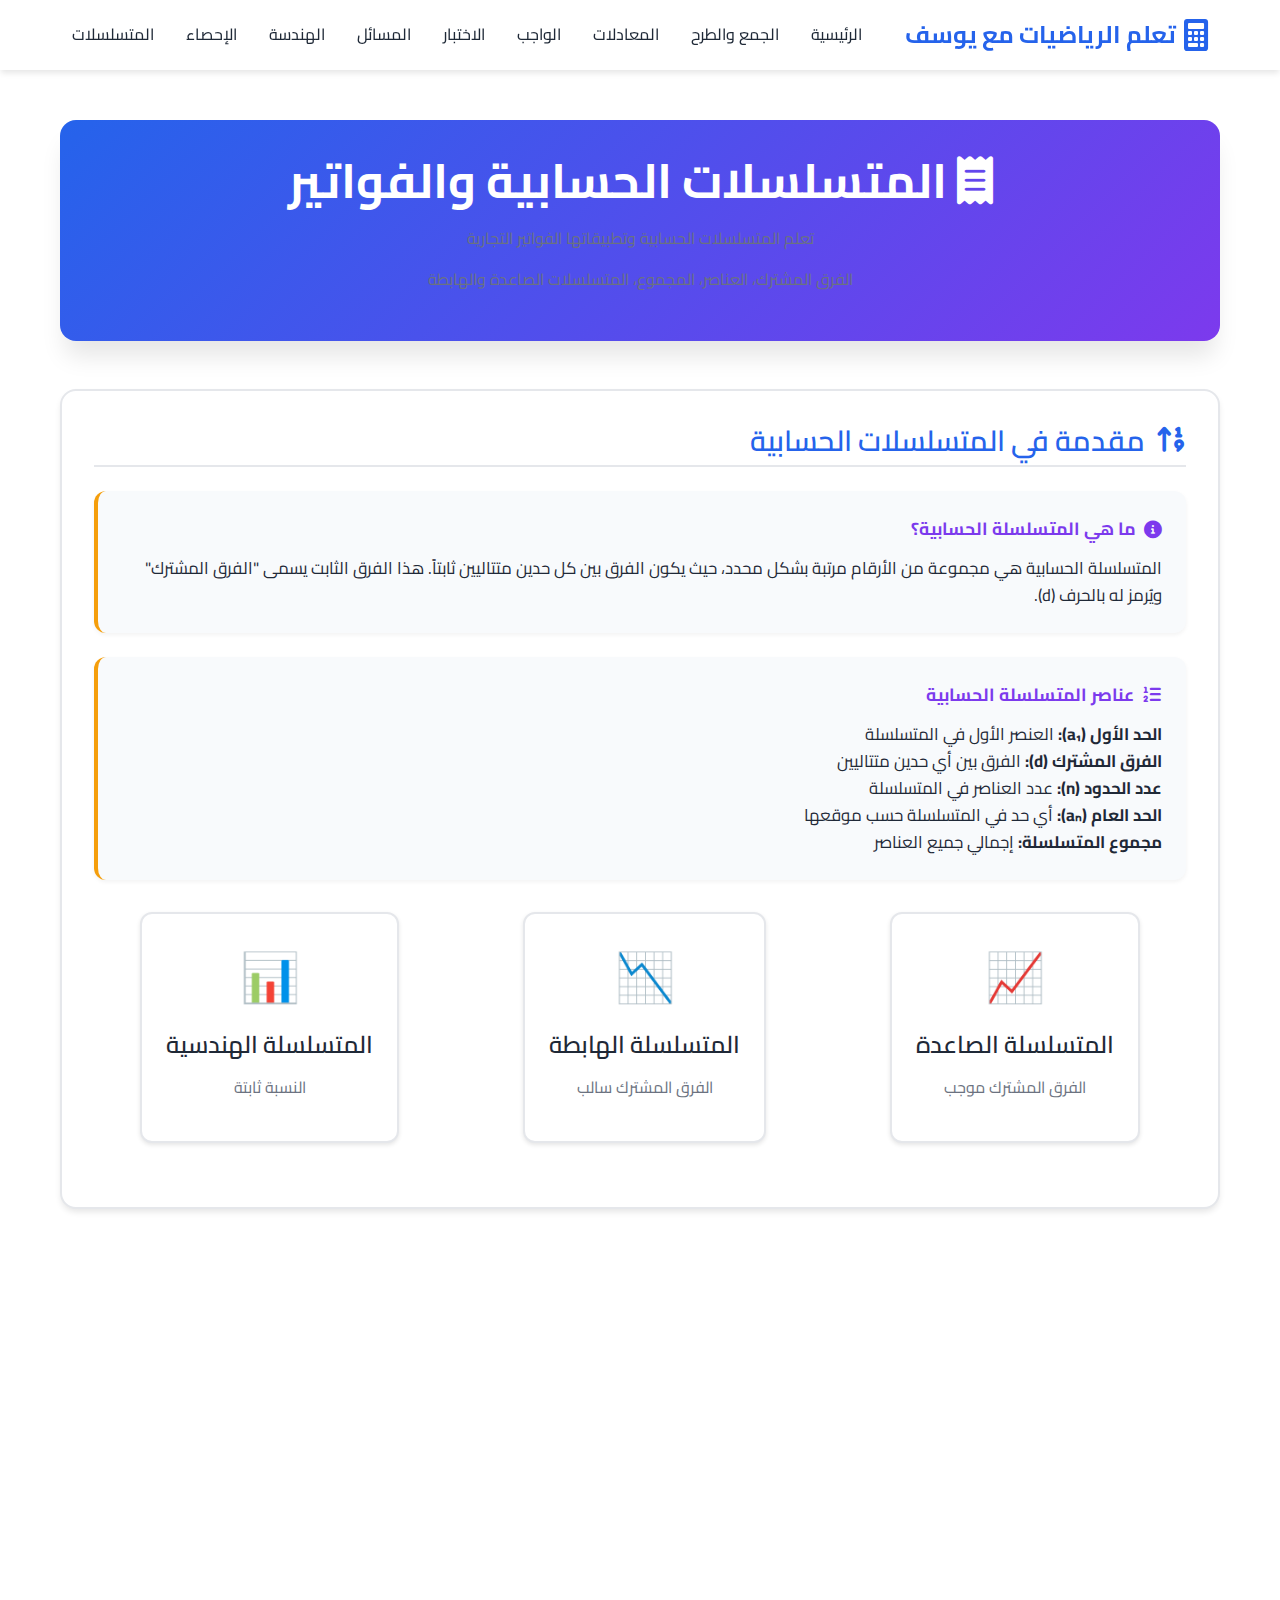
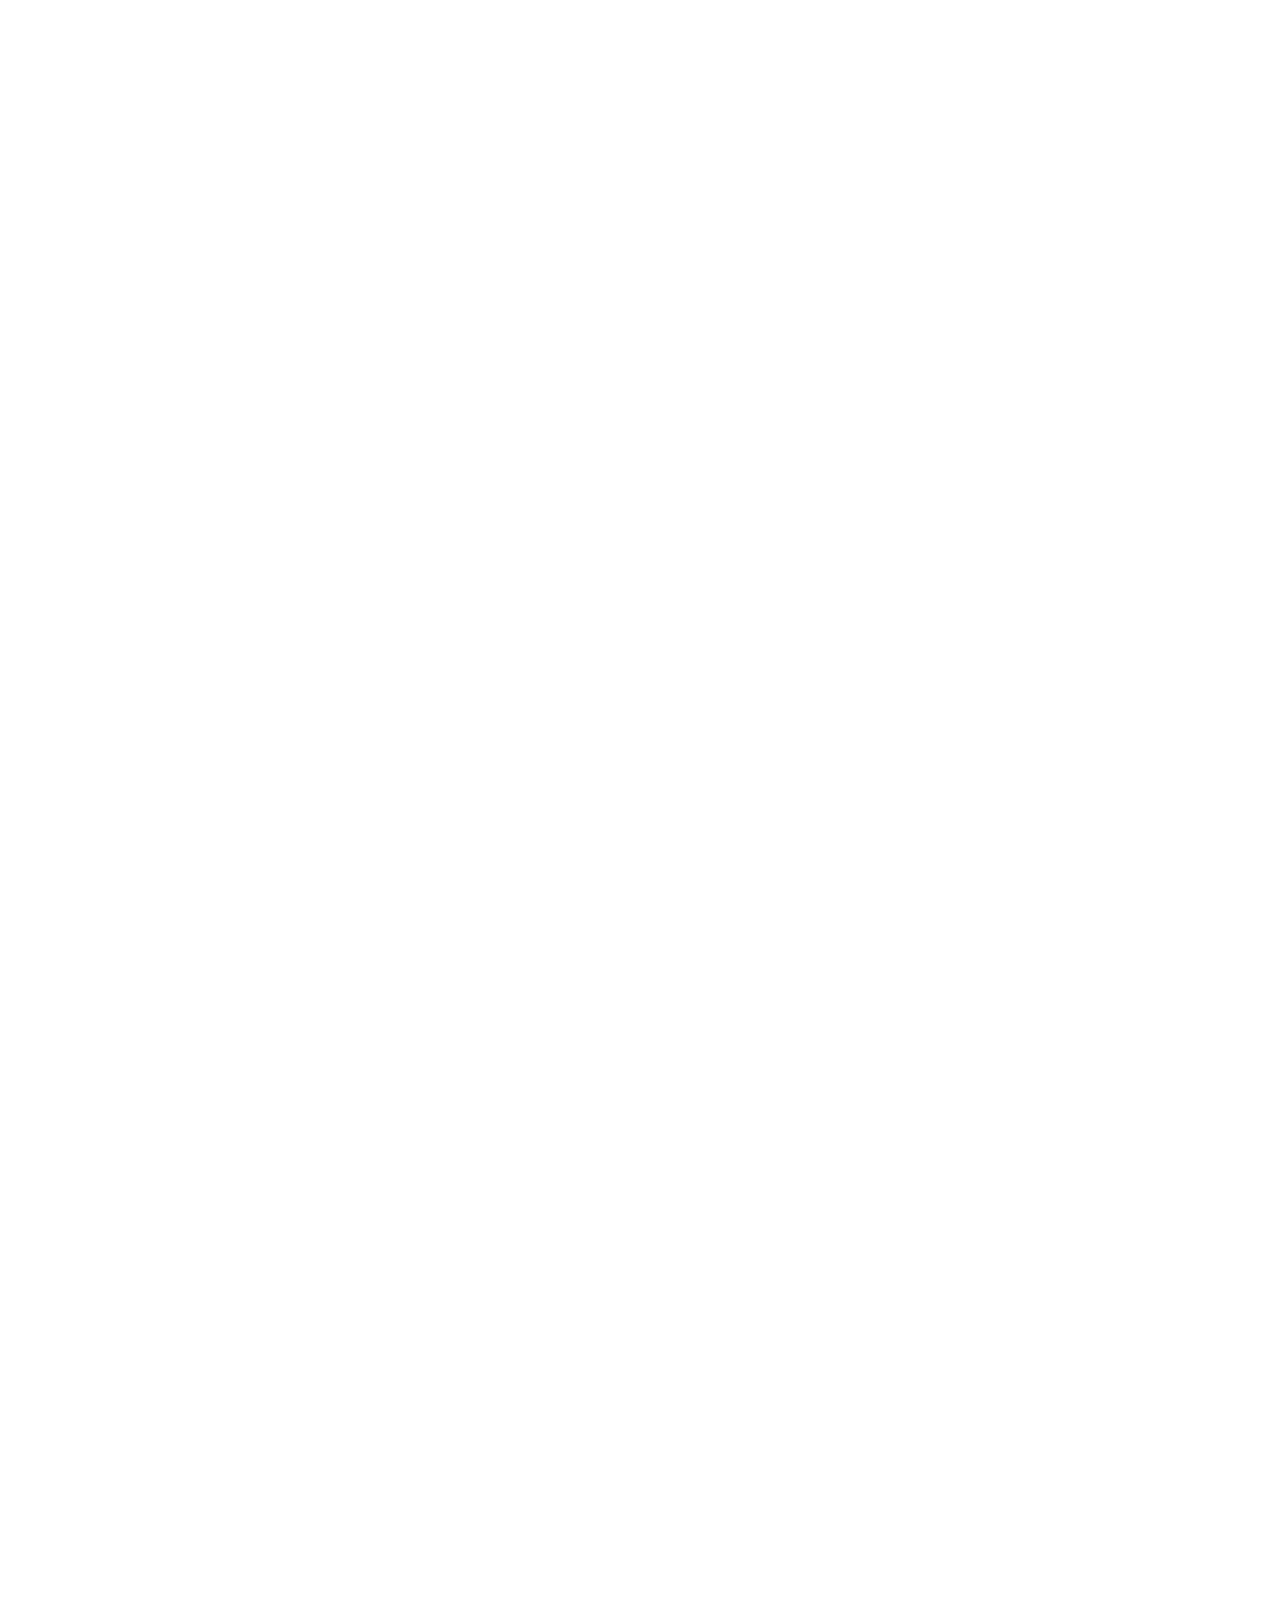
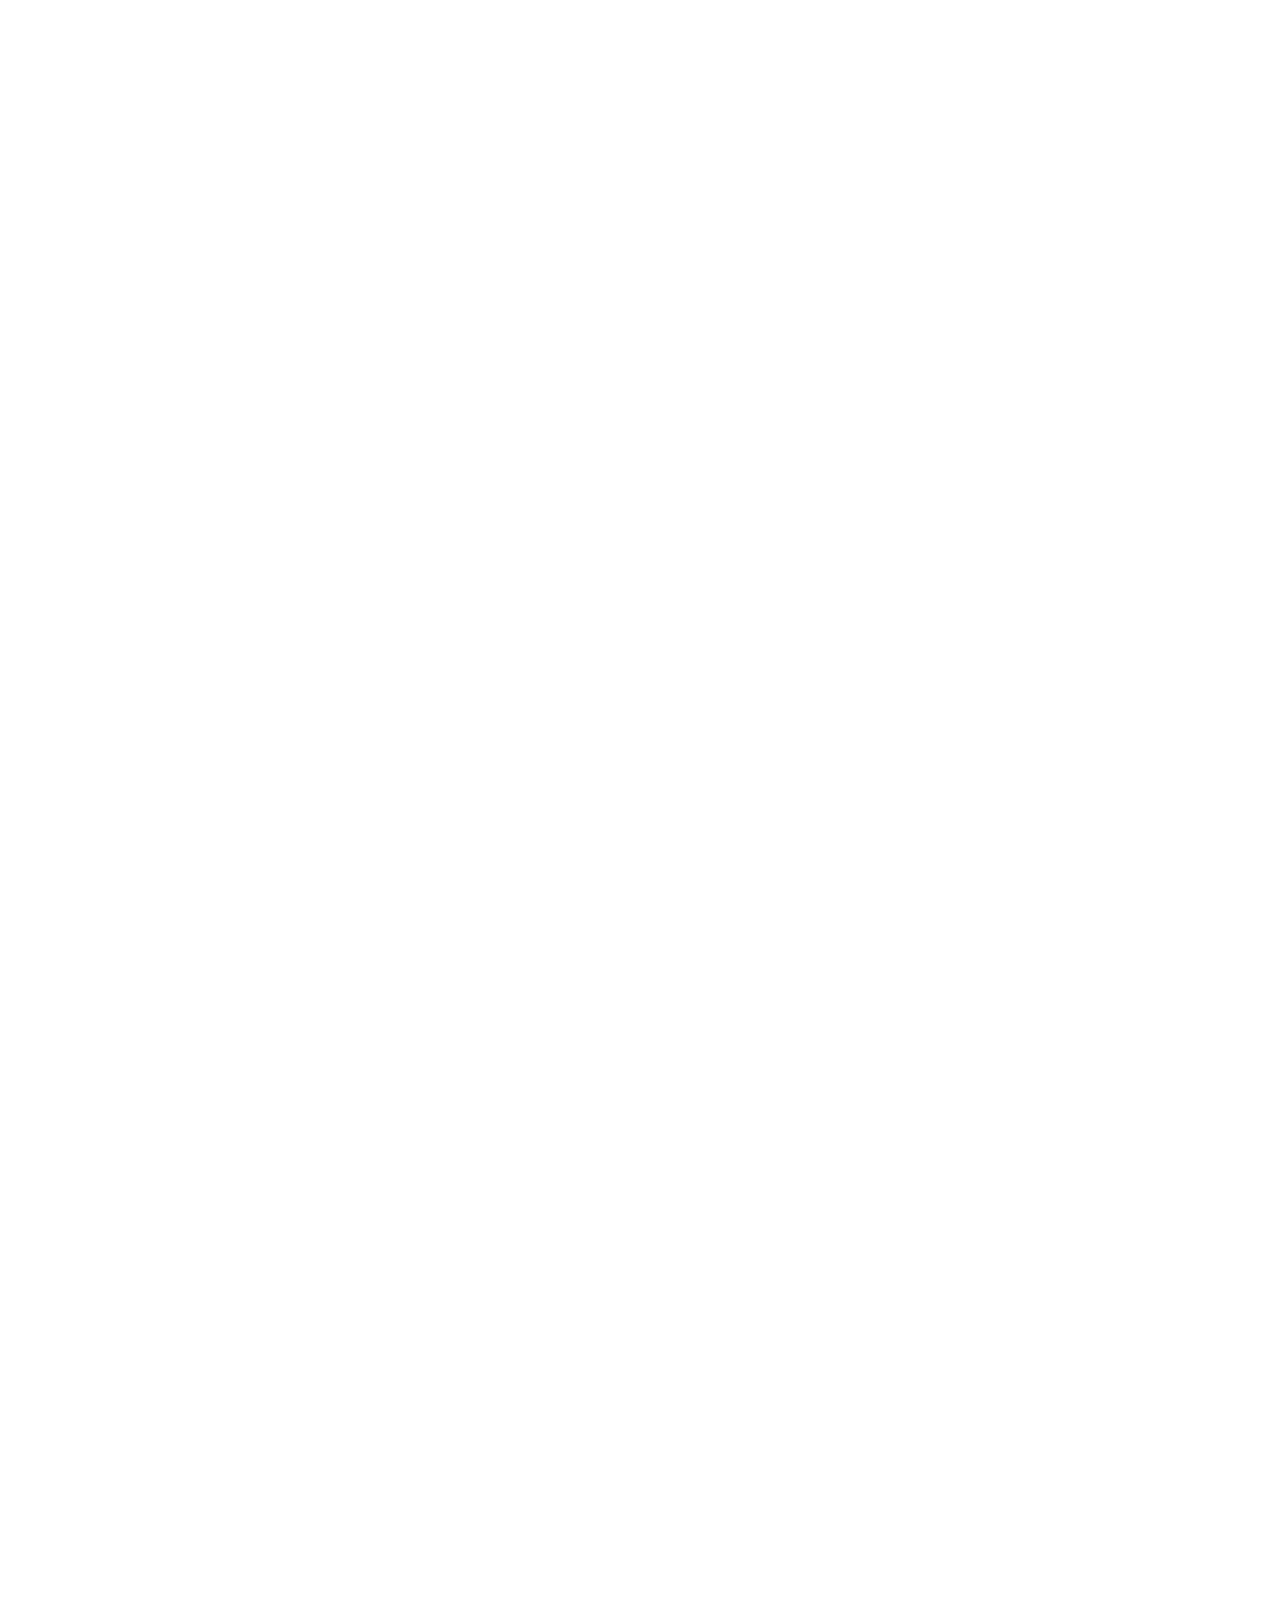
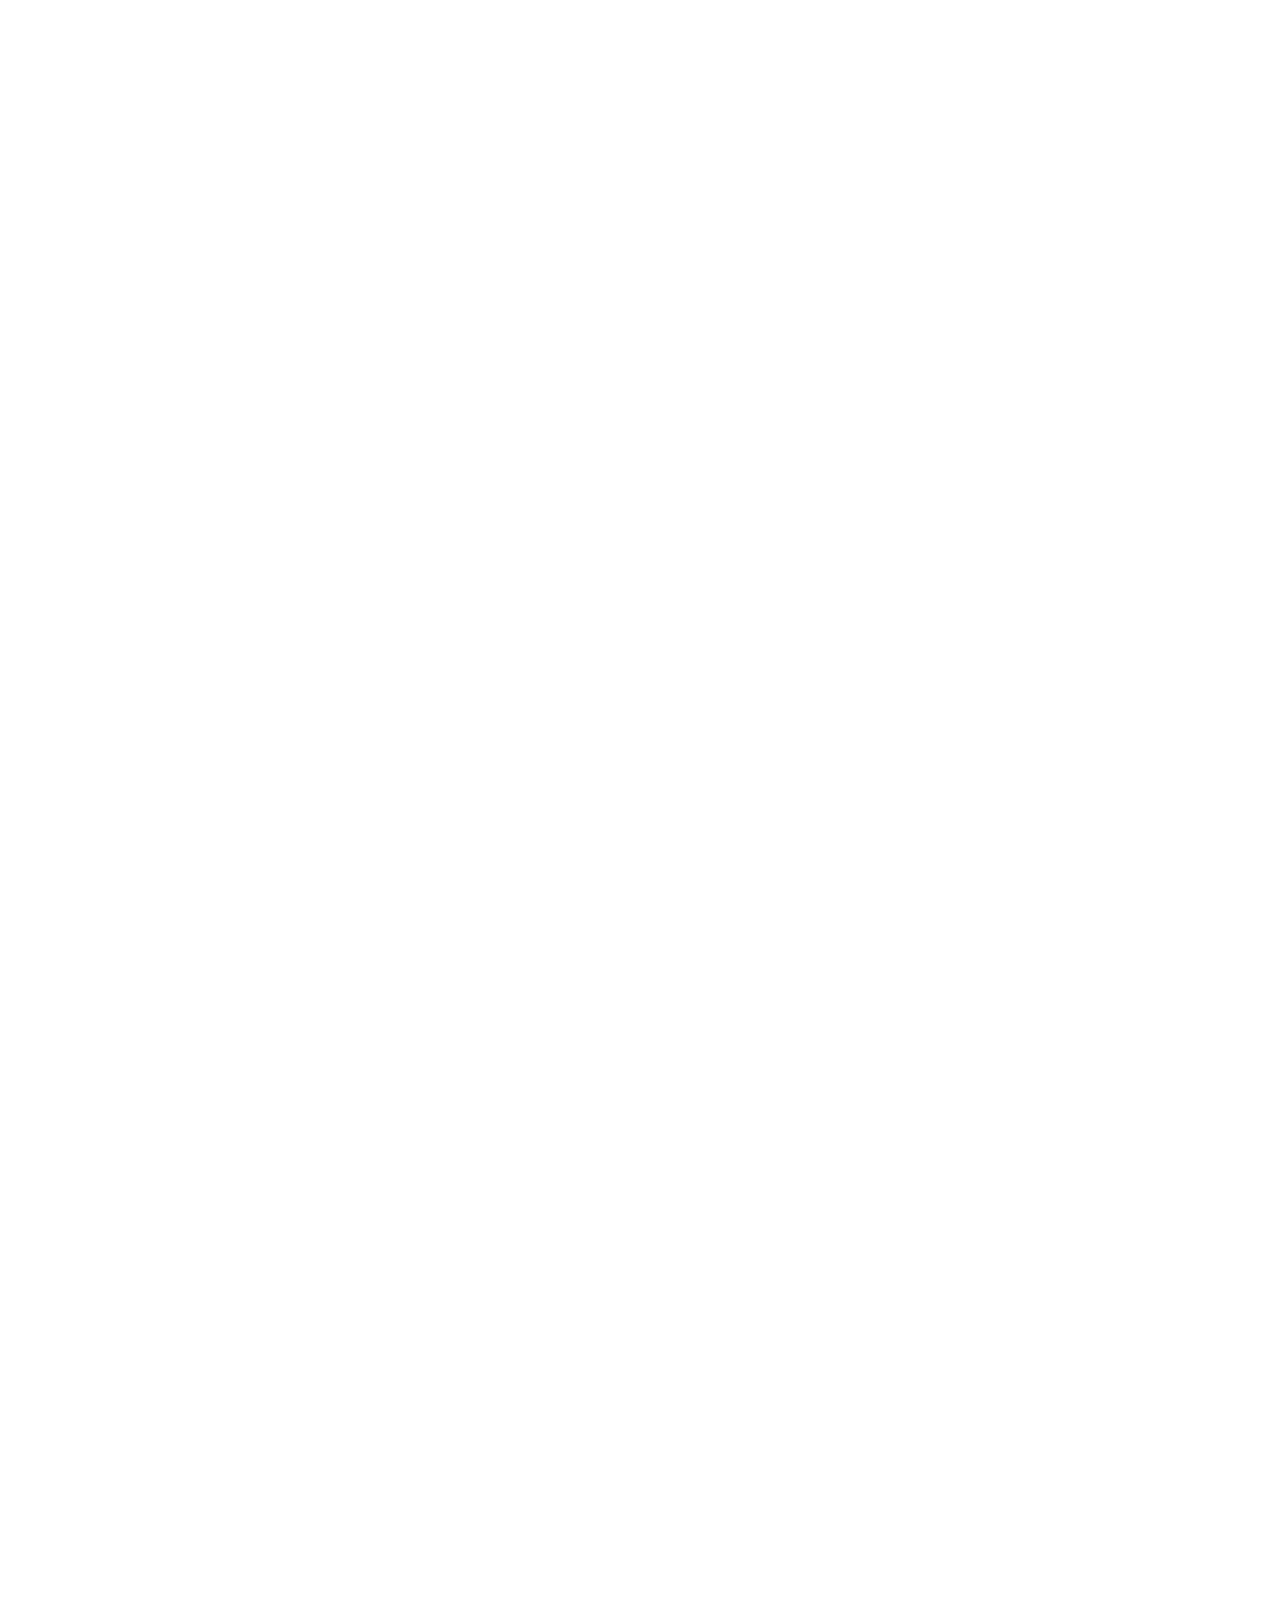
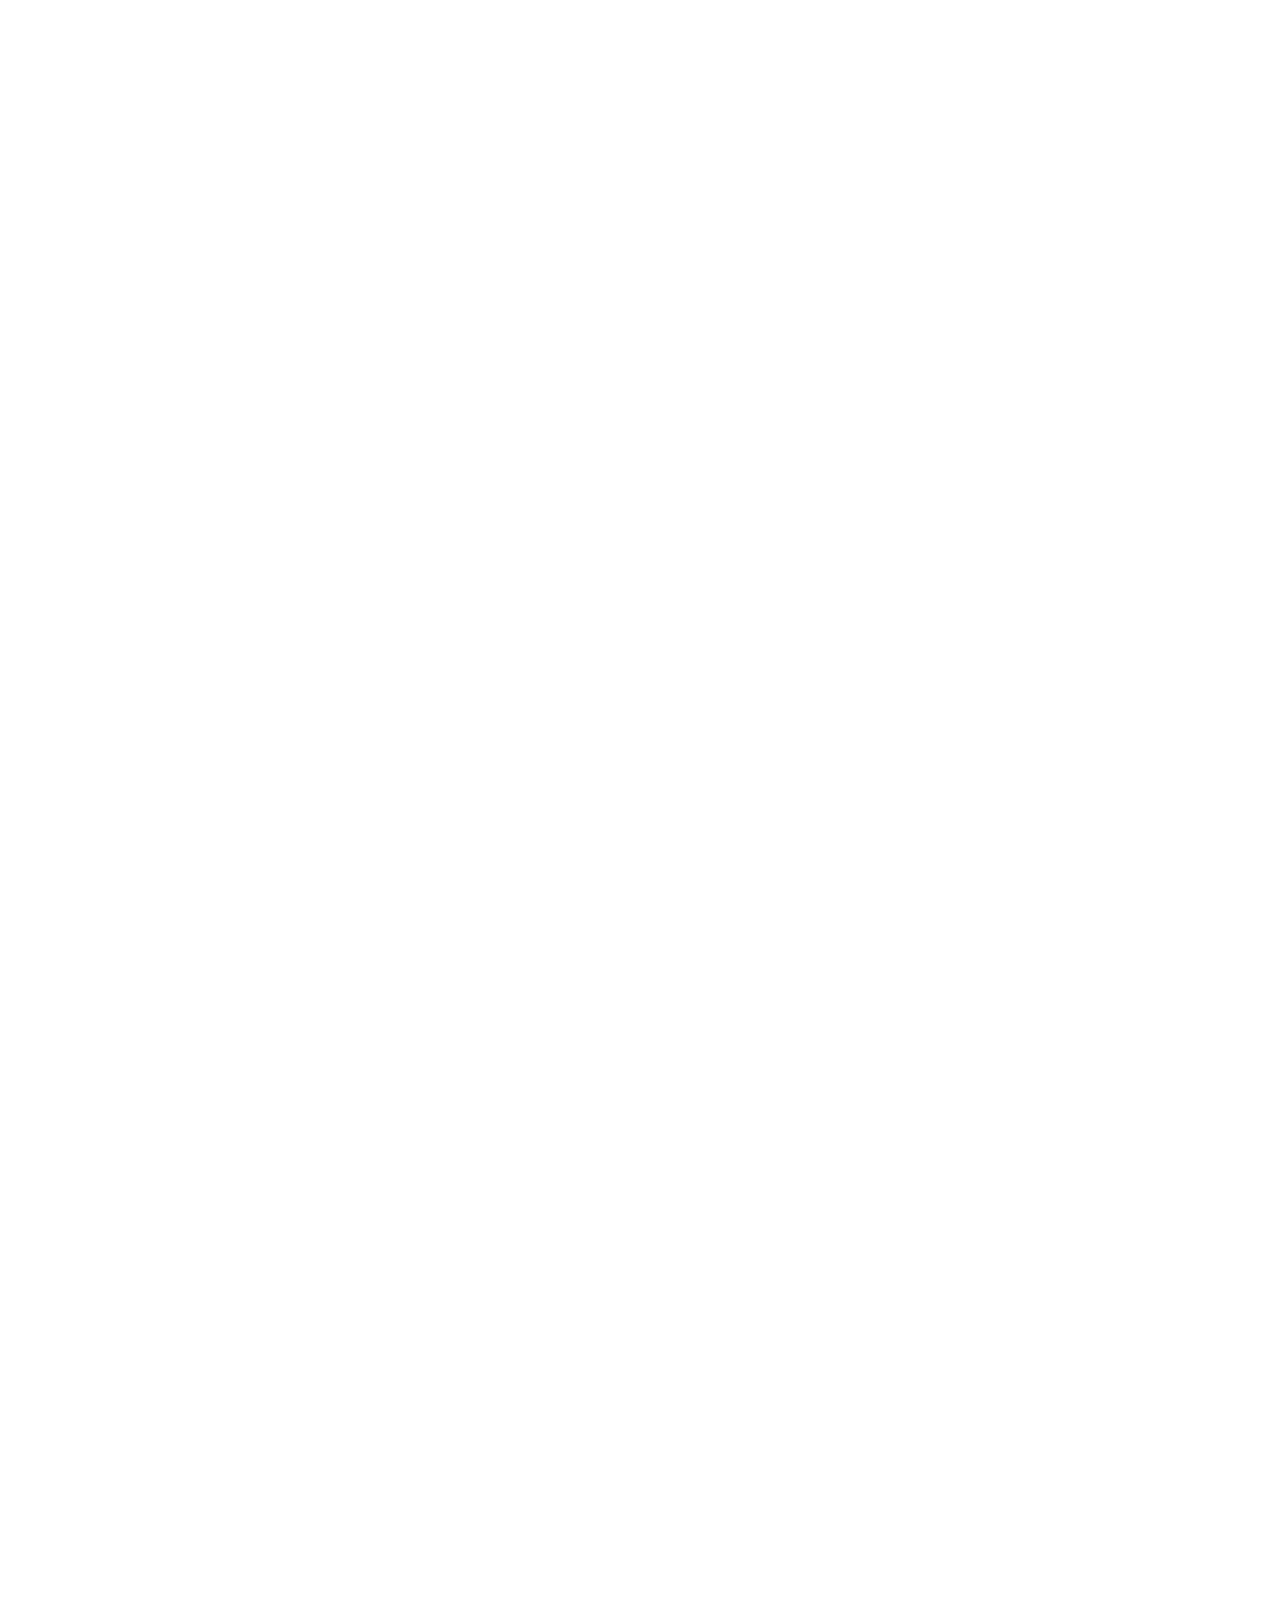
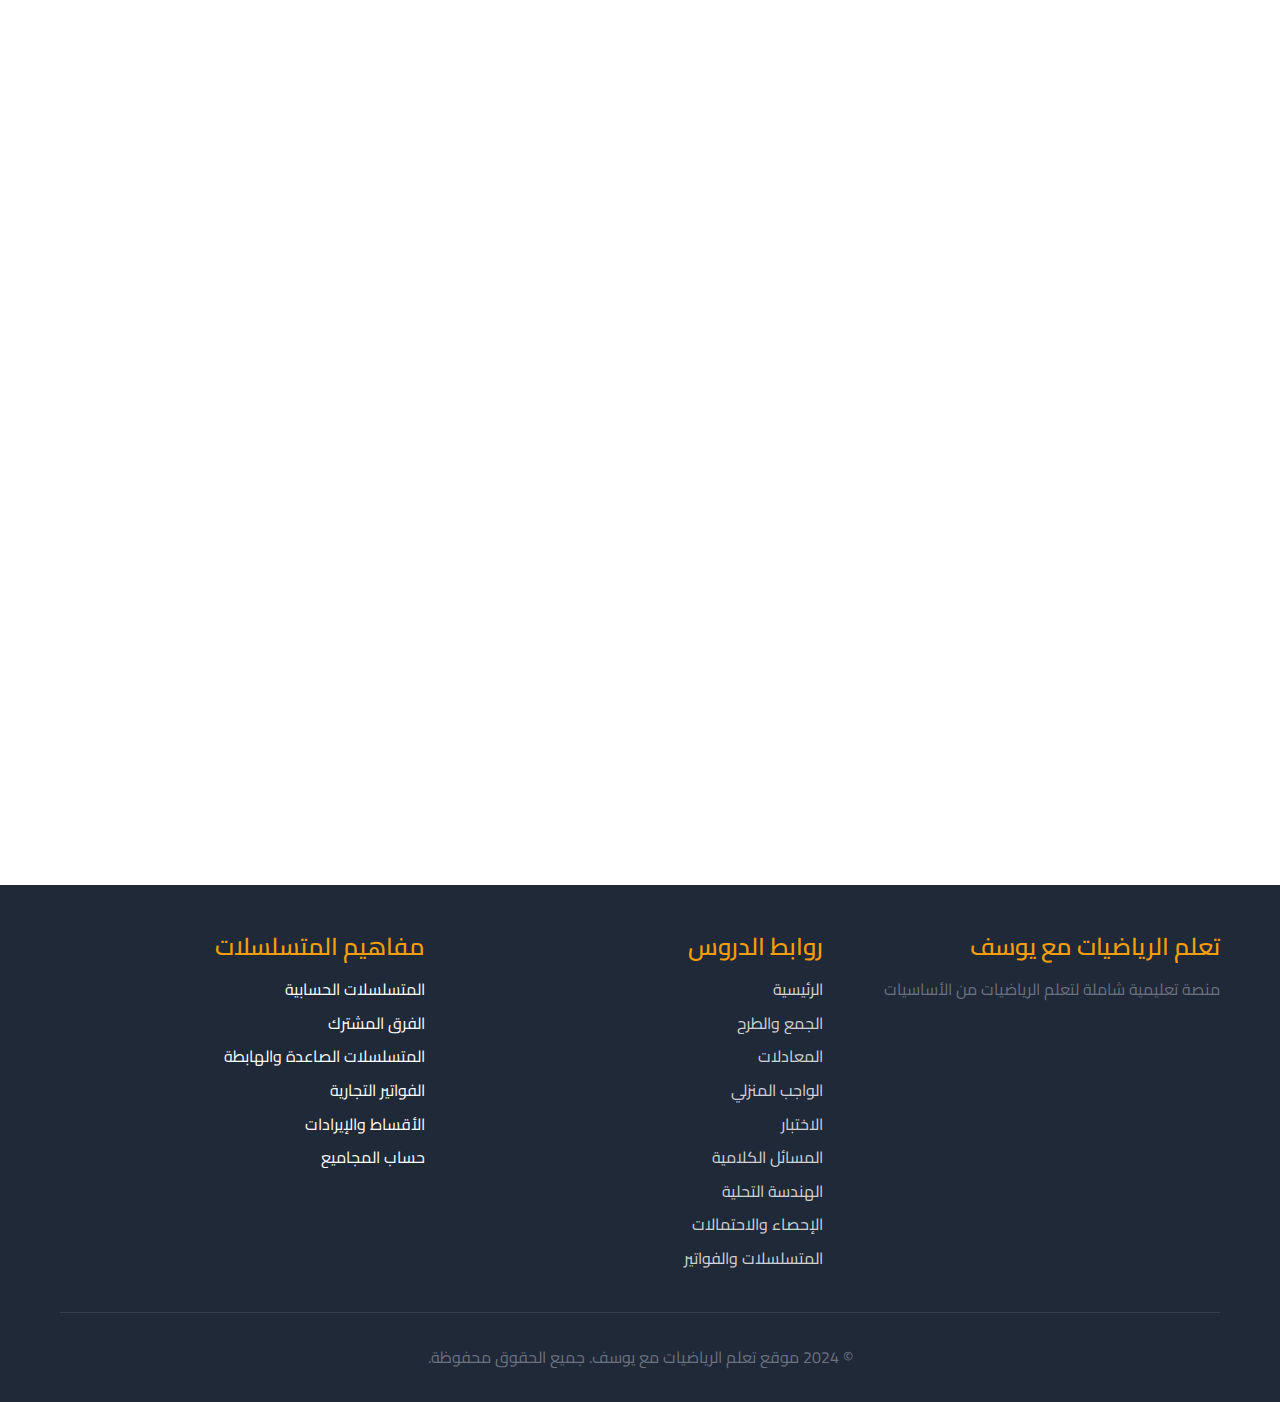
<file: Invoice.html>
<!DOCTYPE html>
<html lang="ar" dir="rtl">
<head>
    <meta charset="UTF-8">
    <meta name="viewport" content="width=device-width, initial-scale=1.0">
    <title>المتسلسلات الحسابية والفواتير - Mathematical Series and Invoices</title>
    <link rel="stylesheet" href="styles.css">
    <link href="https://fonts.googleapis.com/css2?family=Cairo:wght@300;400;600;700&display=swap" rel="stylesheet">
    <link rel="stylesheet" href="https://cdnjs.cloudflare.com/ajax/libs/font-awesome/6.0.0/css/all.min.css">
    <style>
        .invoice-container {
            max-width: 1200px;
            margin: 120px auto 2rem;
            padding: 0 20px;
        }
        
        .invoice-header {
            text-align: center;
            margin-bottom: 3rem;
            background: linear-gradient(135deg, #2563eb, #7c3aed);
            color: white;
            padding: 2rem;
            border-radius: 16px;
            box-shadow: 0 20px 25px -5px rgba(0, 0, 0, 0.1);
        }
        
        .series-section {
            background: white;
            border-radius: 16px;
            padding: 2rem;
            box-shadow: 0 4px 6px -1px rgba(0, 0, 0, 0.1);
            margin-bottom: 2rem;
            border: 2px solid #e5e7eb;
        }
        
        .series-title {
            color: var(--primary-color);
            font-size: 1.8rem;
            margin-bottom: 1.5rem;
            display: flex;
            align-items: center;
            gap: 0.75rem;
            padding-bottom: 0.5rem;
            border-bottom: 2px solid var(--border-color);
        }
        
        .definition-box {
            background: #f8fafc;
            border-radius: 12px;
            padding: 1.5rem;
            margin-bottom: 1.5rem;
            border-left: 4px solid var(--accent-color);
            box-shadow: 0 2px 4px rgba(0, 0, 0, 0.05);
        }
        
        .definition-title {
            color: var(--secondary-color);
            font-weight: 700;
            font-size: 1.1rem;
            margin-bottom: 0.75rem;
            display: flex;
            align-items: center;
            gap: 0.5rem;
        }
        
        .definition-text {
            color: var(--text-color);
            line-height: 1.6;
            font-size: 1.05rem;
        }
        
        .example-card {
            background: white;
            border-radius: 8px;
            padding: 1.25rem;
            margin: 1rem 0;
            border: 1px solid var(--border-color);
            box-shadow: 0 1px 3px rgba(0, 0, 0, 0.1);
        }
        
        .example-title {
            color: var(--primary-color);
            font-weight: 600;
            margin-bottom: 0.75rem;
            display: flex;
            align-items: center;
            gap: 0.5rem;
        }
        
        .step-by-step {
            background: #f8fafc;
            border-radius: 8px;
            padding: 1.25rem;
            margin: 1rem 0;
            border-left: 4px solid var(--primary-color);
        }
        
        .step {
            margin-bottom: 1rem;
            padding: 0.75rem;
            background: white;
            border-radius: 6px;
            border: 1px solid var(--border-color);
        }
        
        .step-number {
            background: var(--primary-color);
            color: white;
            width: 25px;
            height: 25px;
            border-radius: 50%;
            display: inline-flex;
            align-items: center;
            justify-content: center;
            margin-left: 0.5rem;
            font-weight: bold;
            font-size: 0.9rem;
        }
        
        .calculation {
            font-size: 1.2rem;
            font-weight: 600;
            color: var(--secondary-color);
            text-align: center;
            margin: 0.75rem 0;
            padding: 0.75rem;
            background: #f0f4ff;
            border-radius: 6px;
            border: 1px solid #e0e7ff;
        }
        
        .series-display {
            background: linear-gradient(135deg, #fef3c7, #fcd34d);
            border: 2px solid #f59e0b;
            border-radius: 8px;
            padding: 1rem;
            margin: 1rem 0;
            font-family: 'Courier New', monospace;
            font-size: 1.1rem;
            font-weight: bold;
            color: #92400e;
            text-align: center;
        }
        
        .formula-highlight {
            background: linear-gradient(135deg, #fecaca, #f87171);
            border: 2px solid #ef4444;
            border-radius: 8px;
            padding: 1rem;
            margin: 1rem 0;
            text-align: center;
            font-family: 'Courier New', monospace;
            font-weight: bold;
            color: #7f1d1d;
        }
        
        .answer-box {
            background: linear-gradient(135deg, #dcfce7, #bbf7d0);
            color: #166534;
            border: 2px solid #22c55e;
            border-radius: 8px;
            padding: 1rem;
            text-align: center;
            margin-top: 1rem;
            font-size: 1.3rem;
            font-weight: 700;
        }
        
        /* Invoice Visual Representation */
        .invoice-visual {
            background: white;
            border: 2px solid var(--border-color);
            border-radius: 8px;
            padding: 1.5rem;
            margin: 1.5rem 0;
            box-shadow: 0 2px 4px rgba(0, 0, 0, 0.1);
        }
        
        .invoice-header-visual {
            text-align: center;
            padding-bottom: 1rem;
            border-bottom: 2px solid var(--primary-color);
            margin-bottom: 1rem;
        }
        
        .invoice-item {
            display: flex;
            justify-content: space-between;
            align-items: center;
            padding: 0.5rem 0;
            border-bottom: 1px solid #e5e7eb;
        }
        
        .invoice-item:last-child {
            border-bottom: none;
            font-weight: bold;
            background: #f9fafb;
            padding: 0.75rem;
            margin-top: 0.5rem;
            border-radius: 4px;
        }
        
        .series-visual {
            display: flex;
            justify-content: space-around;
            align-items: center;
            margin: 2rem 0;
            flex-wrap: wrap;
            gap: 2rem;
        }
        
        .series-demo {
            text-align: center;
            padding: 1.5rem;
            background: white;
            border-radius: 12px;
            border: 2px solid var(--border-color);
            box-shadow: 0 2px 4px rgba(0, 0, 0, 0.1);
            min-width: 200px;
        }
        
        .series-icon {
            font-size: 3rem;
            color: var(--accent-color);
            margin-bottom: 1rem;
            display: block;
        }
        
        .payment-schedule {
            background: #f0f4ff;
            border-radius: 8px;
            padding: 1rem;
            margin: 1rem 0;
        }
        
        .payment-item {
            display: flex;
            justify-content: space-between;
            align-items: center;
            padding: 0.5rem;
            margin-bottom: 0.25rem;
            background: white;
            border-radius: 4px;
            border-left: 3px solid var(--primary-color);
        }
        
        .interactive-demo {
            background: #fafafa;
            border: 2px dashed var(--border-color);
            border-radius: 8px;
            padding: 2rem;
            margin: 1rem 0;
            text-align: center;
        }
        
        .series-generator {
            margin: 1rem 0;
        }
        
        .generator-controls {
            display: flex;
            justify-content: center;
            gap: 1rem;
            margin: 1rem 0;
            flex-wrap: wrap;
        }
        
        .control-input {
            padding: 0.5rem;
            border: 1px solid var(--border-color);
            border-radius: 4px;
            width: 80px;
            text-align: center;
        }
        
        .series-output {
            background: white;
            border: 1px solid var(--border-color);
            border-radius: 8px;
            padding: 1rem;
            margin-top: 1rem;
            font-family: 'Courier New', monospace;
            font-size: 1.1rem;
        }
        
        .table-design {
            width: 100%;
            border-collapse: collapse;
            margin: 1rem 0;
            background: white;
            border-radius: 8px;
            overflow: hidden;
            box-shadow: 0 1px 3px rgba(0, 0, 0, 0.1);
        }
        
        .table-design th,
        .table-design td {
            padding: 0.75rem;
            text-align: center;
            border: 1px solid var(--border-color);
        }
        
        .table-design th {
            background: var(--primary-color);
            color: white;
            font-weight: 600;
        }
        
        .table-design tr:nth-child(even) {
            background: #f9fafb;
        }
        
        @media (max-width: 768px) {
            .invoice-container {
                margin: 100px auto 2rem;
                padding: 0 15px;
            }
            
            .series-title {
                font-size: 1.5rem;
            }
            
            .generator-controls {
                flex-direction: column;
                align-items: center;
            }
            
            .control-input {
                width: 120px;
            }
            
            .series-visual {
                flex-direction: column;
                gap: 1rem;
            }
            
            .series-demo {
                min-width: 150px;
            }
        }
    </style>
</head>
<body>
    <!-- Header -->
    <header class="header">
        <nav class="nav">
            <div class="nav-brand">
                <i class="fas fa-calculator"></i>
                <span>تعلم الرياضيات مع يوسف</span>
            </div>
            <ul class="nav-menu">
                <li><a href="index.html">الرئيسية</a></li>
                <li><a href="Page1.html">الجمع والطرح</a></li>
                <li><a href="Page2.html">المعادلات</a></li>
                <li><a href="HomeWork.html">الواجب</a></li>
                <li><a href="Quiz1.html">الاختبار</a></li>
                <li><a href="Problem.html">المسائل</a></li>
                <li><a href="Analytical.html">الهندسة</a></li>
                <li><a href="Statistics.html">الإحصاء</a></li>
                <li><a href="Invoice.html">المتسلسلات</a></li>
            </ul>
            <div class="nav-toggle">
                <span></span>
                <span></span>
                <span></span>
            </div>
              </div>
        </nav>
    </header>

    <main>
        <div class="invoice-container">
            <div class="invoice-header">
                <h1><i class="fas fa-receipt"></i> المتسلسلات الحسابية والفواتير</h1>
                <p>تعلم المتسلسلات الحسابية وتطبيقاتها الفواتير التجارية</p>
                <p>الفرق المشترك، العناصر، المجموع، المتسلسلات الصاعدة والهابطة</p>
            </div>

            <!-- مقدمة في المتسلسلات -->
            <div class="series-section">
                <h2 class="series-title">
                    <i class="fas fa-sort-numeric-up"></i>
                    مقدمة في المتسلسلات الحسابية
                </h2>
                
                <div class="definition-box">
                    <div class="definition-title">
                        <i class="fas fa-info-circle"></i>
                        ما هي المتسلسلة الحسابية؟
                    </div>
                    <div class="definition-text">
                        المتسلسلة الحسابية هي مجموعة من الأرقام مرتبة بشكل محدد، حيث يكون الفرق بين كل حدين متتاليين ثابتاً. هذا الفرق الثابت يسمى "الفرق المشترك" ويُرمز له بالحرف (d).
                    </div>
                </div>

                <div class="definition-box">
                    <div class="definition-title">
                        <i class="fas fa-list-ol"></i>
                        عناصر المتسلسلة الحسابية
                    </div>
                    <div class="definition-text">
                        <strong>الحد الأول (a₁):</strong> العنصر الأول في المتسلسلة<br>
                        <strong>الفرق المشترك (d):</strong> الفرق بين أي حدين متتاليين<br>
                        <strong>عدد الحدود (n):</strong> عدد العناصر في المتسلسلة<br>
                        <strong>الحد العام (aₙ):</strong> أي حد في المتسلسلة حسب موقعها<br>
                        <strong>مجموع المتسلسلة:</strong> إجمالي جميع العناصر
                    </div>
                </div>

                <div class="series-visual">
                    <div class="series-demo">
                        <div class="series-icon">📈</div>
                        <h3>المتسلسلة الصاعدة</h3>
                        <p>الفرق المشترك موجب</p>
                    </div>
                    
                    <div class="series-demo">
                        <div class="series-icon">📉</div>
                        <h3>المتسلسلة الهابطة</h3>
                        <p>الفرق المشترك سالب</p>
                    </div>
                    
                    <div class="series-demo">
                        <div class="series-icon">📊</div>
                        <h3>المتسلسلة الهندسية</h3>
                        <p>النسبة ثابتة</p>
                    </div>
                </div>
            </div>

            <!-- الفواتير التجارية -->
            <div class="series-section">
                <h2 class="series-title">
                    <i class="fas fa-file-invoice-dollar"></i>
                    الفواتير التجارية والمتسلسلات
                </h2>
                
                <div class="definition-box">
                    <div class="definition-title">
                        <i class="fas fa-shopping-cart"></i>
                        الفواتير في الحياة التجارية
                    </div>
                    <div class="definition-text">
                        الفواتير التجارية هي وثائق تسجل المبيعات والخدمات. في الرياضيات، يمكن نمذجة الفواتير باستخدام المتسلسلات الحسابية لحساب المبالغ المتراكمة، المدفوعات الدورية، والأقساط الشهرية.
                    </div>
                </div>

                <div class="example-card">
                    <div class="example-title">
                        <i class="fas fa-calculator"></i>
                        مثال: فاتورة متجر دائرة ثقافية
                    </div>
                    <div class="definition-text">
                        متجر يبيع منتجات بمبالغ متدرجة كل شهر، حيث يزيد الإيراد شهرياً بمقدار 500 درهم.
                    </div>
                    
                    <div class="invoice-visual">
                        <div class="invoice-header-visual">
                            <h3>🏪 متجر المنتجات الثقافية</h3>
                            <p>شارع الثقافة، المنطقة المركزية</p>
                        </div>
                        
                        <div class="invoice-item">
                            <span>الشهر الأول:</span>
                            <span>1,500 درهم</span>
                        </div>
                        <div class="invoice-item">
                            <span>الشهر الثاني:</span>
                            <span>2,000 درهم</span>
                        </div>
                        <div class="invoice-item">
                            <span>الشهر الثالث:</span>
                            <span>2,500 درهم</span>
                        </div>
                        <div class="invoice-item">
                            <span>الشهر الرابع:</span>
                            <span>3,000 درهم</span>
                        </div>
                        <div class="invoice-item">
                            <span>الشهر الخامس:</span>
                            <span>3,500 درهم</span>
                        </div>
                        <div class="invoice-item">
                            <span>إجمالي الإيرادات خلال 5 أشهر:</span>
                            <span>12,500 درهم</span>
                        </div>
                    </div>
                    
                    <div class="step-by-step">
                        <div class="step">
                            <span class="step-number">1</span>
                            تحديد العناصر: الحد الأول = 1,500، الفرق المشترك = 500
                        </div>
                        <div class="step">
                            <span class="step-number">2</span>
                            تطبيق صيحة مجموع المتسلسلة الحسابية
                        </div>
                        <div class="step">
                            <span class="step-number">3</span>
                            المجموع = ٥/٢ × (2 × 1500 + (5-1) × 500) = 12,500
                        </div>
                    </div>
                </div>

                <div class="interactive-demo">
                    <h3>🎛️ مولد المتسلسلات التفاعلي</h3>
                    <div class="series-generator">
                        <div class="generator-controls">
                            <label>الحد الأول: <input type="number" class="control-input" id="firstTerm" value="10"></label>
                            <label>الفرق المشترك: <input type="number" class="control-input" id="commonDiff" value="5"></label>
                            <label>عدد الحدود: <input type="number" class="control-input" id="numTerms" value="8"></label>
                        </div>
                        <button class="btn btn-primary" onclick="generateSeries()">توليد المتسلسلة</button>
                        <div class="series-output" id="seriesOutput"></div>
                        <div class="answer-box" id="seriesSum" style="margin-top: 1rem;"></div>
                    </div>
                </div>
            </div>

            <!-- المتسلسلات الحسابية -->
            <div class="series-section">
                <h2 class="series-title">
                    <i class="fas fa-chart-line"></i>
                    المتسلسلات الحسابية الأساسية
                </h2>
                
                <div class="definition-box">
                    <div class="definition-title">
                        <i class="fas fa-function"></i>
                        صيحات المتسلسلة الحسابية
                    </div>
                    <div class="definition-text">
                        <strong>الحد العام:</strong> aₙ = a₁ + (n-1) × d<br>
                        <strong>الحد الأول:</strong> a₁<br>
                        <strong>الفرق المشترك:</strong> d = a₂ - a₁<br>
                        <strong>مجموع المتسلسلة:</strong> Sₙ = n/2 × (2a₁ + (n-1)d)<br>
                        <strong>مجموع آخر حدين:</strong> Sₙ = n/2 × (a₁ + aₙ)
                    </div>
                </div>

                <div class="example-card">
                    <div class="example-title">
                        <i class="fas fa-plus-square"></i>
                        مثال: حساب مجموع الأعداد من 1 إلى 20
                    </div>
                    <div class="series-display">
                        1, 2, 3, 4, 5, 6, 7, 8, 9, 10, 11, 12, 13, 14, 15, 16, 17, 18, 19, 20
                    </div>
                    
                    <div class="step-by-step">
                        <div class="step">
                            <span class="step-number">1</span>
                            تحديد العناصر: a₁ = 1، d = 1، n = 20
                        </div>
                        <div class="step">
                            <span class="step-number">2</span>
                            تطبيق صيحة مجموع المتسلسلة الحسابية
                        </div>
                        <div class="step">
                            <span class="step-number">3</span>
                            استخدام الصيحة: Sₙ = n/2 × (a₁ + aₙ)
                        </div>
                    </div>
                    
                    <div class="calculation">
                        س = 20/2 × (1 + 20) = 10 × 21 = 210
                    </div>
                    
                    <div class="answer-box">
                        الإجابة: مجموع الأعداد من 1 إلى 20 = 210
                    </div>
                </div>

                <div class="formula-highlight">
                    صيحة الحد العام: aₙ = a₁ + (n-1) × d<br>
                    صيحة مجموع المتسلسلة: Sₙ = n/2 × (2a₁ + (n-1)d)
                </div>
            </div>

            <!-- المتسلسلات الصاعدة والهابطة -->
            <div class="series-section">
                <h2 class="series-title">
                    <i class="fas fa-sort"></i>
                    المتسلسلات الصاعدة والهابطة
                </h2>
                
                <div class="definition-box">
                    <div class="definition-title">
                        <i class="fas fa-arrow-up"></i>
                        المتسلسلة الصاعدة (المتصاعدة)
                    </div>
                    <div class="definition-text">
                        المتسلسلة الصاعدة هي متسلسلة يكون الفرق المشترك فيها موجباً (d > 0). هذا يعني أن كل حد أكبر من الحد السابق له، وتتزايد قيم المتسلسلة بشكل منتظم.
                    </div>
                </div>

                <div class="example-card">
                    <div class="example-title">
                        <i class="fas fa-trend-up"></i>
                        مثال: متسلسلة صاعدة لأنشطة تطويرية
                    </div>
                    <div class="definition-text">
                        عدد العملاء الجدد الذين ينضمون لخدمة تلفيف شهرياً، حيث يزداد عدد العملاء كل شهر بمقدار 15 عميل.
                    </div>
                    
                    <div class="series-display">
                        شهر 1: 50 عميل → شهر 2: 65 عميل → شهر 3: 80 عميل → شهر 4: 95 عميل
                    </div>
                    
                    <table class="table-design">
                        <thead>
                            <tr>
                                <th>الشهر</th>
                                <th>عدد العملاء</th>
                                <th>الفرق الشهري</th>
                            </tr>
                        </thead>
                        <tbody>
                            <tr>
                                <td>1</td>
                                <td>50</td>
                                <td>-</td>
                            </tr>
                            <tr>
                                <td>2</td>
                                <td>65</td>
                                <td>+15</td>
                            </tr>
                            <tr>
                                <td>3</td>
                                <td>80</td>
                                <td>+15</td>
                            </tr>
                            <tr>
                                <td>4</td>
                                <td>95</td>
                                <td>+15</td>
                            </tr>
                            <tr>
                                <td><strong>المجموع</strong></td>
                                <td><strong>290</strong></td>
                                <td>-</td>
                            </tr>
                        </tbody>
                    </table>
                    
                    <div class="calculation">
                        الحد الأول = 50، الفرق المشترك = 15<br>
                        مجموع العملاء = 4/2 × (2×50 + 3×15) = 2 × (100 + 45) = 290 عميل
                    </div>
                </div>

                <div class="definition-box">
                    <div class="definition-title">
                        <i class="fas fa-arrow-down"></i>
                        المتسلسلة الهابطة (المتصاعدة عكسياً)
                    </div>
                    <div class="definition-text">
                        المتسلسلة الهابطة هي متسلسلة يكون الفرق المشترك فيها سالباً (d < 0). هذا يعني أن كل حد أصغر من الحد السابق له، وتتناقص قيم المتسلسلة بشكل منتظم.
                    </div>
                </div>

                <div class="example-card">
                    <div class="example-title">
                        <i class="fas fa-trend-down"></i>
                        مثال: متسلسلة هابطة لتوفير الصرف
                    </div>
                    <div class="definition-text">
                        خطة توفير شهرياً، حيث يوفر الشخص مالاً أقل كل شهر بمقدار ثابت بسبب نفقات معيشية متزايدة.
                    </div>
                    
                    <div class="series-display">
                        شهر 1: 800 درهم → شهر 2: 750 درهم → شهر 3: 700 درهم → شهر 4: 650 درهم
                    </div>
                    
                    <div class="calculation">
                        الحد الأول = 800، الفرق المشترك = -50 (سالبة!)<br>
                        مجموع التوفير = 4/2 × (2×800 + 3×(-50)) = 2 × (1600 - 150) = 2,900 درهم
                    </div>
                </div>
            </div>

            <!-- الانتظام والفرق المشترك -->
            <div class="series-section">
                <h2 class="series-title">
                    <i class="fas fa-ruler"></i>
                    الانتظام والفرق المشترك
                </h2>
                
                <div class="definition-box">
                    <div class="definition-title">
                        <i class="fas fa-balance-scale"></i>
                        مفهوم الانتظام في المتسلسلات
                    </div>
                    <div class="definition-text">
                        الانتظام يعني أن الفرق بين أي حدين متتاليين في المتسلسلة يكون ثابتاً دائماً. هذا الانتظام هو الذي يجعل المتسلسلة "حسابية": كل حد مرتبط بالحد السابق بنفس الفرق.
                    </div>
                </div>

                <div class="example-card">
                    <div class="example-title">
                        <i class="fas fa-search"></i>
                        مثال: فحص الانتظام في متسلسلة الأقساط
                    </div>
                    <div class="definition-text">
                        شقة مُفترسة براتب شهري كالتالي: الشهر الأول: 4,500 درهم، الثاني: 4,300 درهم، الثالث: 4,100 درهم، الرابع: 3,900 درهم.
                    </div>
                    
                    <div class="step-by-step">
                        <div class="step">
                            <span class="step-number">1</span>
                            حساب الفروق بين الحدود المتتالية
                        </div>
                        <div class="step">
                            <span class="step-number">2</span>
                            4300 - 4500 = -200 درهم
                        </div>
                        <div class="step">
                            <span class="step-number">3</span>
                            4100 - 4300 = -200 درهم
                        </div>
                        <div class="step">
                            <span class="step-number">4</span>
                            3900 - 4100 = -200 درهم
                        </div>
                    </div>
                    
                    <div class="answer-box">
                        الإجابة: المتسلسلة منتظمة مع فرق مشترك = -200 درهم شهرياً
                    </div>
                </div>

                <div class="formula-highlight">
                    اختبار الانتظام: d = a₂ - a₁ = a₃ - a₂ = a₄ - a₃ = ...<br>
                    إذا كانت الفروق متساوية، فإن المتسلسلة حسابة منتظمة
                </div>
            </div>

            <!-- العناصر والمجموع -->
            <div class="series-section">
                <h2 class="series-title">
                    <i class="fas fa-calculator"></i>
                    عناصر المتسلسلة وحساب المجموع
                </h2>
                
                <div class="definition-box">
                    <div class="definition-title">
                        <i class="fas fa-list-alt"></i>
                        عناصر المتسلسلة الحسابية
                    </div>
                    <div class="definition-text">
                        كل متسلسلة حسابية لها عناصر أساسية يجب معرفتها لحساب أي حد أو مجموع:<br>
                        • <strong>الحد الأول:</strong> العنصر الأول في المتسلسلة (a₁)<br>
                        • <strong>الفرق المشترك:</strong> القيمة التي تُضاف أو تطرح من كل حد للحصول على الحد التالي (d)<br>
                        • <strong>عدد الحدود:</strong> كم عنصر في المتسلسلة (n)<br>
                        • <strong>الحد الأخير:</strong> العنصر الأخير في المتسلسلة (aₙ)
                    </div>
                </div>

                <div class="example-card">
                    <div class="example-title">
                        <i class="fas fa-coins"></i>
                        مثال: حساب عناصر متسلسلة دخل مؤسسة اقتصادية
                    </div>
                    <div class="definition-text">
                        مؤسسة اقتصادية تحصل على دخل شهري بداية من 10,000 درهم الشهر الأول، ويزيد الدخل كل شهر بمقدار 1,500 درهم. احسب:<br>
                        1. الحد العاشر من الدخل<br>
                        2. إجمالي الدخل خلال السنة الأولى (12 شهر)
                    </div>
                    
                    <div class="step-by-step">
                        <div class="step">
                            <span class="step-number">1</span>
                            تحديد العناصر: a₁ = 10,000، d = 1,500، n = 10 للسؤال الأول
                        </div>
                        <div class="step">
                            <span class="step-number">2</span>
                            حساب الحد العاشر: a₁₀ = 10,000 + (10-1) × 1,500
                        </div>
                        <div class="step">
                            <span class="step-number">3</span>
                            a₁₀ = 10,000 + 9 × 1,500 = 10,000 + 13,500 = 23,500 درهم
                        </div>
                        <div class="step">
                            <span class="step-number">4</span>
                            حساب المجموع السنوي: ن = 12، مجموع الدخل = نجيحة مجموع المتسلسلة
                        </div>
                    </div>
                    
                    <div class="calculation">
                        الحد العاشر = 23,500 درهم<br>
                        مجموع السنة الأولى = 12/2 × (2×10,000 + (12-1)×1,500)<br>
                        = 6 × (20,000 + 11×1,500) = 6 × (20,000 + 16,500)<br>
                        = 6 × 36,500 = 219,000 درهم
                    </div>
                    
                    <div class="answer-box">
                        الإجابة: الحد العاشر = 23,500 درهم، المجموع السنوي = 219,000 درهم
                    </div>
                </div>

                <div class="interactive-demo">
                    <h3>🎯 حاسبة المتسلسلات الذكية</h3>
                    <div class="payment-schedule">
                        <h4>جدول الأقساط الشهرية</h4>
                        <div class="payment-item">
                            <span>القسط الشهري الأول</span>
                            <input type="number" class="control-input" id="payment1" value="1000" placeholder="القسط الأول">
                        </div>
                        <div class="payment-item">
                            <span>الفكرة في القسط</span>
                            <input type="number" class="control-input" id="paymentDiff" value="50" placeholder="الزيادة">
                        </div>
                        <div class="payment-item">
                            <span>عدد الأقساط</span>
                            <input type="number" class="control-input" id="numPayments" value="12" placeholder="عدد الأشهر">
                        </div>
                        <button class="btn btn-secondary" onclick="calculatePayments()">حساب جدول الأقساط</button>
                        <div id="paymentSchedule" style="margin-top: 1rem;"></div>
                        <div class="answer-box" id="totalPayment"></div>
                    </div>
                </div>

                <div class="formula-highlight">
                    الحد العام: aₙ = a₁ + (n-1) × d<br>
                    صيحة مجموع المتسلسلة: Sₙ = n/2 × (2a₁ + (n-1)d)<br>
                    صيحة بديلة للمجموع: Sₙ = n/2 × (a₁ + aₙ)
                </div>
            </div>

            <!-- ملخص القواعد -->
            <div class="series-section">
                <h2 class="series-title">
                    <i class="fas fa-clipboard-check"></i>
                    ملخص قواعد المتسلسلات الحسابية والفواتير
                </h2>
                
                <div class="formula-highlight">
                    <h3>📝 الصيحات الأساسية:</h3>
                    <p><strong>الحد العام:</strong> aₙ = a₁ + (n-1) × d</p>
                    <p><strong>مجموع المتسلسلة:</strong> Sₙ = n/2 × (2a₁ + (n-1)d)</p>
                    <p><strong>مجموع آخر حدين:</strong> Sₙ = n/2 × (a₁ + aₙ)</p>
                    <p><strong>الفرق المشترك:</strong> d = a₂ - a₁</p>
                    <p><strong>عدد الحدود:</strong> n = عدد العناصر في المتسلسلة</p>
                </div>

                <div class="definition-box">
                    <div class="definition-title">
                        <i class="fas fa-lightbulb"></i>
                        نصائح مهمة في المتسلسلات والفواتير
                    </div>
                    <div class="definition-text">
                        <strong>1. تحديد العناصر:</strong> دائماً حدد الموصل الأول والفرق المشترك وعدد الحدود<br>
                        <strong>2. الانتظام:</strong> تأكد من أن المتسلسلة منتظمة بفرق ثابت<br>
                        <strong>3. الاتجاه:</strong> حدد إذا كانت المتسلسلة صاعدة (d > 0) أم هابطة (d < 0)<br>
                        <strong>4. تطبيقات الفواتير:</strong> استخدم المتسلسلات لحساب الأقساط والإيرادات المتراكمة<br>
                        <strong>5. التحقق:</strong> تحقق من نتائجك بحساب المجموع بعدة طرق مختلفة<br>
                        <strong>6. التدرب:</strong> كلما تدربت أكثر، كلما أصبحت أكثر مهارة في حل مسائل المتسلسلات
                    </div>
                </div>
            </div>
        </div>
    </main>

    <!-- Footer -->
    <footer class="footer">
        <div class="container">
            <div class="footer-content">
                <div class="footer-section">
                    <h3>تعلم الرياضيات مع يوسف</h3>
                    <p>منصة تعليمية شاملة لتعلم الرياضيات من الأساسيات</p>
                </div>
                <div class="footer-section">
                    <h3>روابط الدروس</h3>
                    <ul>
                        <li><a href="index.html">الرئيسية</a></li>
                        <li><a href="Page1.html">الجمع والطرح</a></li>
                        <li><a href="Page2.html">المعادلات</a></li>
                        <li><a href="HomeWork.html">الواجب المنزلي</a></li>
                        <li><a href="Quiz1.html">الاختبار</a></li>
                        <li><a href="Problem.html">المسائل الكلامية</a></li>
                        <li><a href="Analytical.html">الهندسة التحلية</a></li>
                        <li><a href="Statistics.html">الإحصاء والاحتمالات</a></li>
                        <li><a href="Invoice.html">المتسلسلات والفواتير</a></li>
                    </ul>
                </div>
                <div class="footer-section">
                    <h3>مفاهيم المتسلسلات</h3>
                    <ul>
                        <li>المتسلسلات الحسابية</li>
                        <li>الفرق المشترك</li>
                        <li>المتسلسلات الصاعدة والهابطة</li>
                        <li>الفواتير التجارية</li>
                        <li>الأقساط والإيرادات</li>
                        <li>حساب المجاميع</li>
                    </ul>
                </div>
            </div>
            <div class="footer-bottom">
                <p>&copy; 2024 موقع تعلم الرياضيات مع يوسف. جميع الحقوق محفوظة.</p>
            </div>
        </div>
    </footer>

    <script>
        // تفاعل بسيط للصفحة
        document.addEventListener('DOMContentLoaded', function() {
            // إضافة تأثير للعناصر عند التمرير
            const elements = document.querySelectorAll('.series-section, .example-card');
            
            const observer = new IntersectionObserver((entries) => {
                entries.forEach(entry => {
                    if (entry.isIntersecting) {
                        entry.target.style.opacity = '1';
                        entry.target.style.transform = 'translateY(0)';
                    }
                });
            }, {
                threshold: 0.1
            });
            
            elements.forEach(element => {
                element.style.opacity = '0';
                element.style.transform = 'translateY(30px)';
                element.style.transition = 'opacity 0.8s ease, transform 0.8s ease';
                observer.observe(element);
            });

            // تنسيق متنقل قابل للطي
            const navToggle = document.querySelector('.nav-toggle');
            const navMenu = document.querySelector('.nav-menu');
            
            if (navToggle) {
                navToggle.addEventListener('click', () => {
                    navMenu.classList.toggle('active');
                });
            }

            // توليد المتسلسلة الافتراضية
            generateSeries();
        });

        // توليد المتسلسلة التفاعلية
        function generateSeries() {
            const firstTerm = parseInt(document.getElementById('firstTerm').value);
            const commonDiff = parseInt(document.getElementById('commonDiff').value);
            const numTerms = parseInt(document.getElementById('numTerms').value);
            
            let series = [];
            let currentTerm = firstTerm;
            
            for (let i = 0; i < numTerms; i++) {
                series.push(currentTerm);
                currentTerm += commonDiff;
            }
            
            document.getElementById('seriesOutput').textContent = series.join(', ');
            
            // حساب المجموع
            const sum = calculateSeriesSum(firstTerm, commonDiff, numTerms);
            document.getElementById('seriesSum').innerHTML = `مجموع المتسلسلة = ${sum}`;
        }

        // حساب مجموع المتسلسلة الحسابية
        function calculateSeriesSum(firstTerm, commonDiff, numTerms) {
            return (numTerms / 2) * (2 * firstTerm + (numTerms - 1) * commonDiff);
        }

        // حساب جدول الأقساط
        function calculatePayments() {
            const payment1 = parseInt(document.getElementById('payment1').value);
            const paymentDiff = parseInt(document.getElementById('paymentDiff').value);
            const numPayments = parseInt(document.getElementById('numPayments').value);
            
            let scheduleHTML = '<table class="table-design"><thead><tr><th>الرقم</th><th>قسوة الشهرية</th><th>تركيبة الشهر</th></tr></thead><tbody>';
            
            let totalSum = 0;
            for (let i = 1; i <= numPayments; i++) {
                const payment = payment1 + (i - 1) * paymentDiff;
                totalSum += payment;
                scheduleHTML += `<tr><td>${i}</td><td>${payment} درهم</td><td>إجمالي متراكم: ${totalSum} درهم</td></tr></tr>`;
            }
            
            scheduleHTML += '</tbody></table>';
            
            document.getElementById('paymentSchedule').innerHTML = scheduleHTML;
            document.getElementById('totalPayment').innerHTML = `إجمالي أقساط السيارة = ${totalSum} درهم`;
        }
    </script>
</body>
</html>
</file>
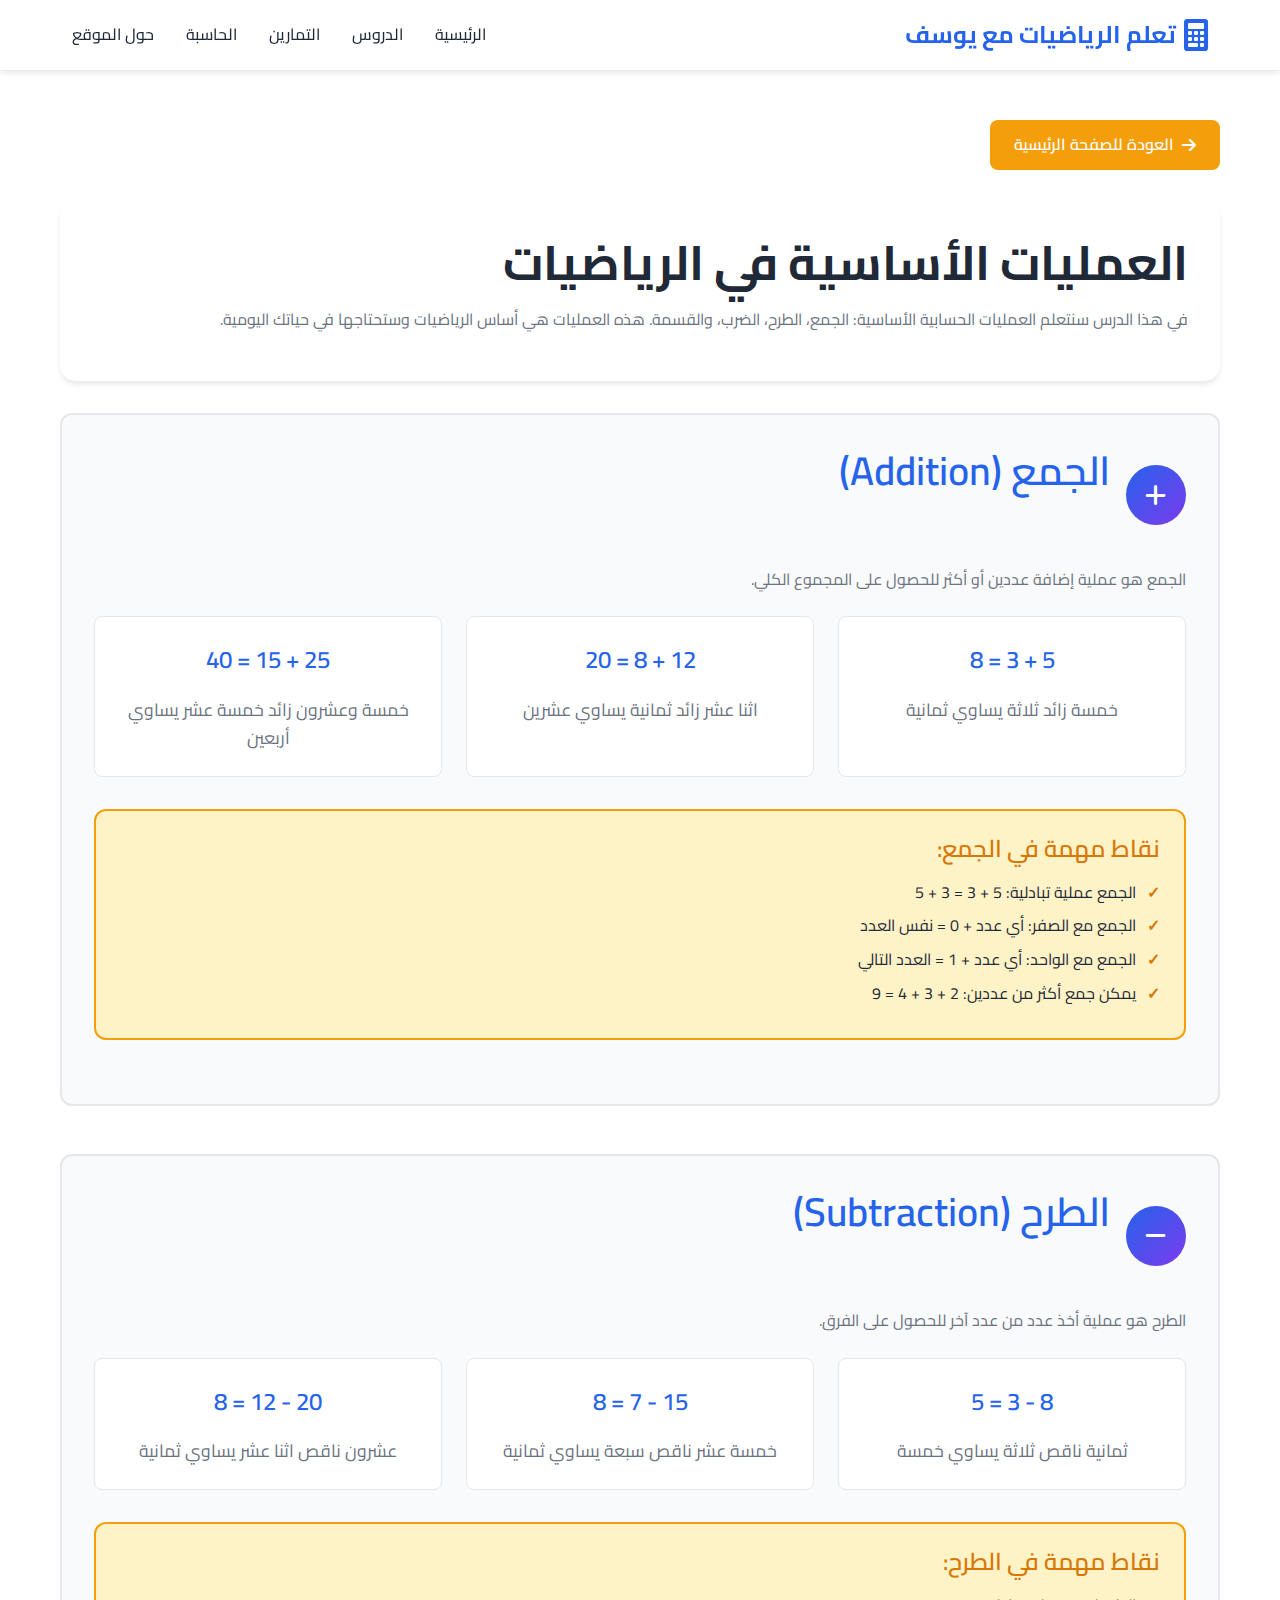
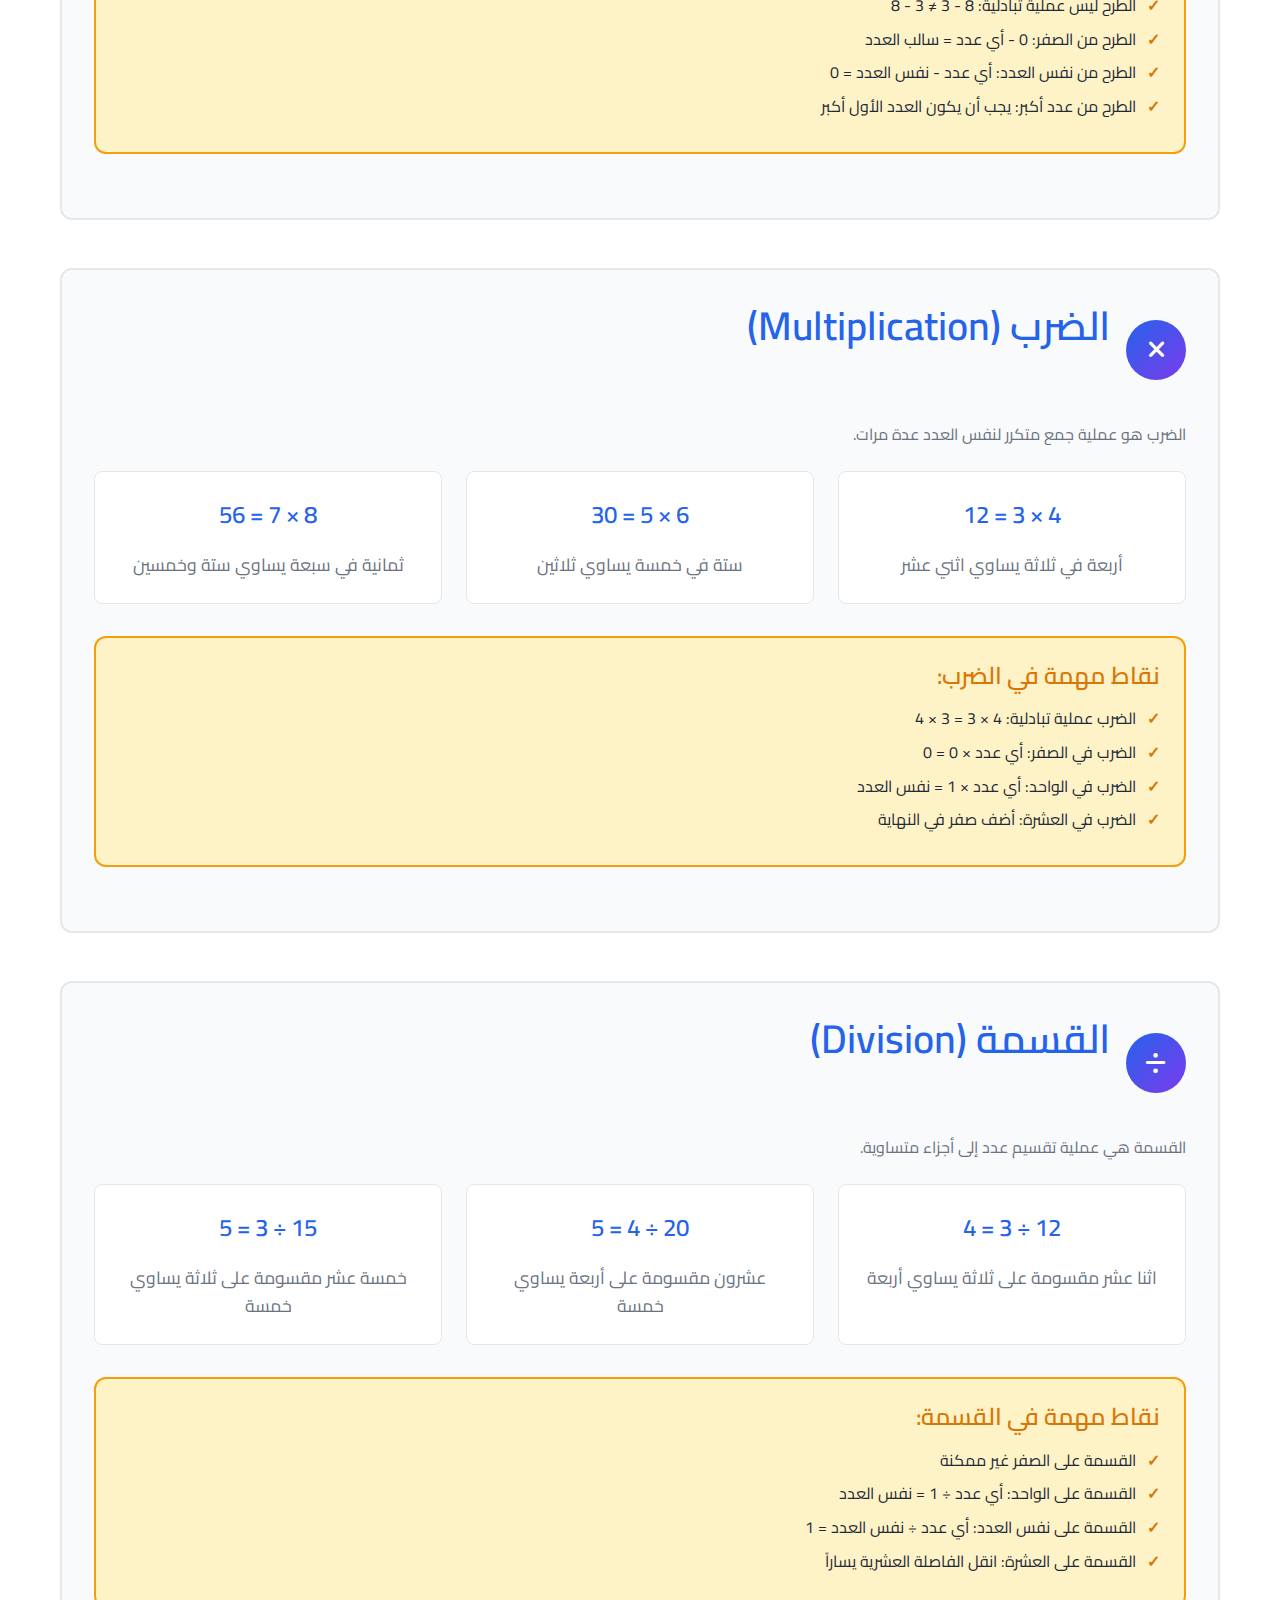
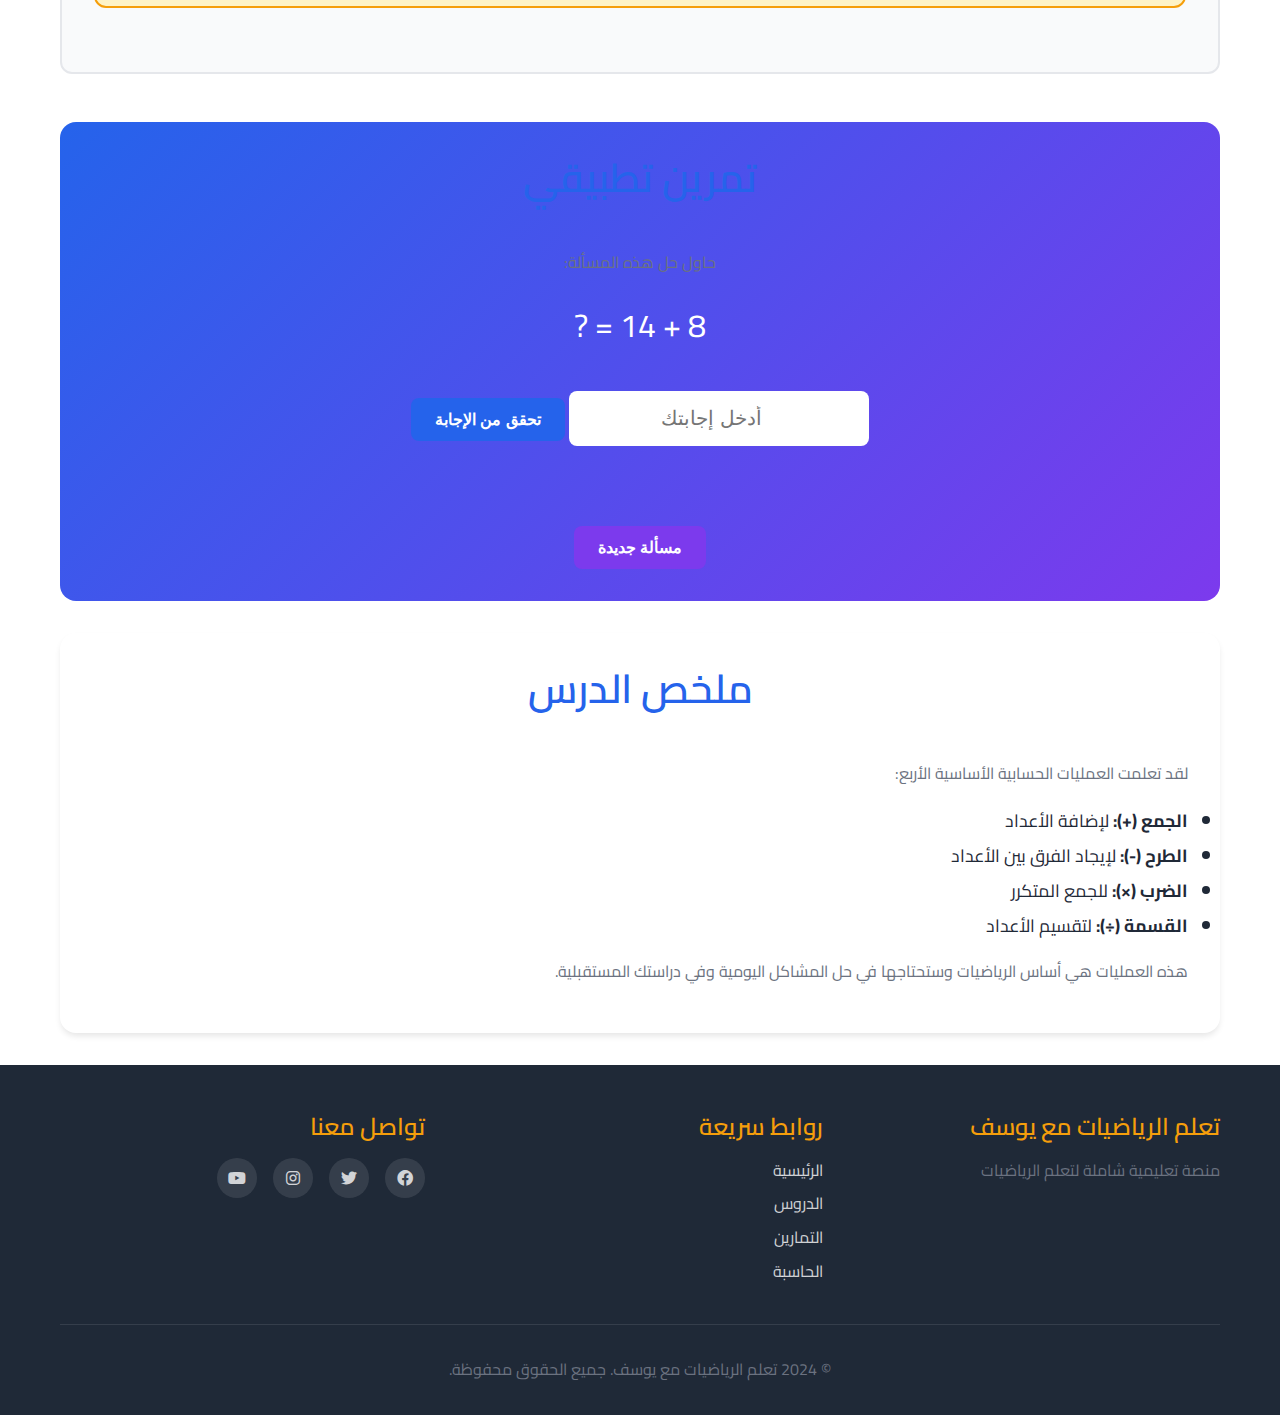
<file: Page1.html>
<!DOCTYPE html>
<html lang="ar" dir="rtl">
<head>
    <meta charset="UTF-8">
    <meta name="viewport" content="width=device-width, initial-scale=1.0">
    <title>العمليات الأساسية - Basic Operations | تعلم الرياضيات مع يوسف</title>
    <link rel="stylesheet" href="styles.css">
    <link href="https://fonts.googleapis.com/css2?family=Cairo:wght@300;400;600;700&display=swap" rel="stylesheet">
    <link rel="stylesheet" href="https://cdnjs.cloudflare.com/ajax/libs/font-awesome/6.0.0/css/all.min.css">
    <style>
        .lesson-content {
            padding: 2rem;
            background-color: var(--bg-color);
            border-radius: 16px;
            box-shadow: var(--shadow);
            margin-bottom: 2rem;
        }
        
        .operation-section {
            margin-bottom: 3rem;
            padding: 2rem;
            border: 2px solid var(--border-color);
            border-radius: 12px;
            background-color: var(--bg-light);
        }
        
        .operation-title {
            display: flex;
            align-items: center;
            gap: 1rem;
            margin-bottom: 1.5rem;
            color: var(--primary-color);
        }
        
        .operation-icon {
            width: 60px;
            height: 60px;
            background: linear-gradient(135deg, var(--primary-color), var(--secondary-color));
            border-radius: 50%;
            display: flex;
            align-items: center;
            justify-content: center;
            color: white;
            font-size: 1.5rem;
        }
        
        .examples-grid {
            display: grid;
            grid-template-columns: repeat(auto-fit, minmax(250px, 1fr));
            gap: 1.5rem;
            margin: 1.5rem 0;
        }
        
        .example-card {
            background-color: white;
            padding: 1.5rem;
            border-radius: 8px;
            border: 1px solid var(--border-color);
            text-align: center;
        }
        
        .example-problem {
            font-size: 1.5rem;
            font-weight: 600;
            color: var(--primary-color);
            margin-bottom: 1rem;
        }
        
        .example-solution {
            color: var(--text-light);
            font-size: 1.1rem;
        }
        
        .practice-section {
            background: linear-gradient(135deg, var(--primary-color), var(--secondary-color));
            color: white;
            padding: 2rem;
            border-radius: 16px;
            text-align: center;
            margin: 2rem 0;
        }
        
        .practice-problem {
            font-size: 2rem;
            margin: 1.5rem 0;
        }
        
        .practice-input {
            width: 100%;
            max-width: 300px;
            padding: 1rem;
            border: none;
            border-radius: 8px;
            font-size: 1.25rem;
            text-align: center;
            margin: 1rem 0;
            direction: ltr;
        }
        
        .practice-result {
            margin: 1rem 0;
            padding: 1rem;
            border-radius: 8px;
            font-weight: 600;
        }
        
        .practice-result.correct {
            background-color: rgba(34, 197, 94, 0.2);
            border: 2px solid #22c55e;
        }
        
        .practice-result.incorrect {
            background-color: rgba(239, 68, 68, 0.2);
            border: 2px solid #ef4444;
        }
        
        .back-button {
            display: inline-flex;
            align-items: center;
            gap: 0.5rem;
            background-color: var(--accent-color);
            color: white;
            padding: 12px 24px;
            border-radius: 8px;
            text-decoration: none;
            font-weight: 600;
            transition: all 0.3s ease;
            margin-bottom: 2rem;
        }
        
        .back-button:hover {
            background-color: #d97706;
            transform: translateY(-2px);
        }
        
        .key-points {
            background-color: #fef3c7;
            border: 2px solid #f59e0b;
            border-radius: 12px;
            padding: 1.5rem;
            margin: 2rem 0;
        }
        
        .key-points h3 {
            color: #d97706;
            margin-bottom: 1rem;
        }
        
        .key-points ul {
            list-style: none;
            padding: 0;
        }
        
        .key-points li {
            margin-bottom: 0.5rem;
            padding-right: 1.5rem;
            position: relative;
        }
        
        .key-points li:before {
            content: "✓";
            position: absolute;
            right: 0;
            color: #d97706;
            font-weight: bold;
        }
    </style>
</head>
<body>
    <!-- Header -->
    <header class="header">
        <nav class="nav">
            <div class="nav-brand">
                <i class="fas fa-calculator"></i>
                <span>تعلم الرياضيات مع يوسف</span>
            </div>
            <ul class="nav-menu">
                <li><a href="index.html">الرئيسية</a></li>
                <li><a href="index.html#lessons">الدروس</a></li>
                <li><a href="index.html#exercises">التمارين</a></li>
                <li><a href="index.html#calculator">الحاسبة</a></li>
                <li><a href="index.html#about">حول الموقع</a></li>
            </ul>
            <div class="nav-toggle">
                <span></span>
                <span></span>
                <span></span>
            </div>
        </nav>
    </header>

    <!-- Main Content -->
    <main style="padding-top: 120px;">
        <div class="container">
            <!-- Back Button -->
            <a href="index.html" class="back-button">
                <i class="fas fa-arrow-right"></i>
                العودة للصفحة الرئيسية
            </a>

            <!-- Page Title -->
            <div class="lesson-content">
                <h1>العمليات الأساسية في الرياضيات</h1>
                <p>في هذا الدرس سنتعلم العمليات الحسابية الأساسية: الجمع، الطرح، الضرب، والقسمة. هذه العمليات هي أساس الرياضيات وستحتاجها في حياتك اليومية.</p>
            </div>

            <!-- Addition Section -->
            <div class="operation-section">
                <div class="operation-title">
                    <div class="operation-icon">
                        <i class="fas fa-plus"></i>
                    </div>
                    <h2>الجمع (Addition)</h2>
                </div>
                <p>الجمع هو عملية إضافة عددين أو أكثر للحصول على المجموع الكلي.</p>
                
                <div class="examples-grid">
                    <div class="example-card">
                        <div class="example-problem">5 + 3 = 8</div>
                        <div class="example-solution">خمسة زائد ثلاثة يساوي ثمانية</div>
                    </div>
                    <div class="example-card">
                        <div class="example-problem">12 + 8 = 20</div>
                        <div class="example-solution">اثنا عشر زائد ثمانية يساوي عشرين</div>
                    </div>
                    <div class="example-card">
                        <div class="example-problem">25 + 15 = 40</div>
                        <div class="example-solution">خمسة وعشرون زائد خمسة عشر يساوي أربعين</div>
                    </div>
                </div>

                <div class="key-points">
                    <h3>نقاط مهمة في الجمع:</h3>
                    <ul>
                        <li>الجمع عملية تبادلية: 5 + 3 = 3 + 5</li>
                        <li>الجمع مع الصفر: أي عدد + 0 = نفس العدد</li>
                        <li>الجمع مع الواحد: أي عدد + 1 = العدد التالي</li>
                        <li>يمكن جمع أكثر من عددين: 2 + 3 + 4 = 9</li>
                    </ul>
                </div>
            </div>

            <!-- Subtraction Section -->
            <div class="operation-section">
                <div class="operation-title">
                    <div class="operation-icon">
                        <i class="fas fa-minus"></i>
                    </div>
                    <h2>الطرح (Subtraction)</h2>
                </div>
                <p>الطرح هو عملية أخذ عدد من عدد آخر للحصول على الفرق.</p>
                
                <div class="examples-grid">
                    <div class="example-card">
                        <div class="example-problem">8 - 3 = 5</div>
                        <div class="example-solution">ثمانية ناقص ثلاثة يساوي خمسة</div>
                    </div>
                    <div class="example-card">
                        <div class="example-problem">15 - 7 = 8</div>
                        <div class="example-solution">خمسة عشر ناقص سبعة يساوي ثمانية</div>
                    </div>
                    <div class="example-card">
                        <div class="example-problem">20 - 12 = 8</div>
                        <div class="example-solution">عشرون ناقص اثنا عشر يساوي ثمانية</div>
                    </div>
                </div>

                <div class="key-points">
                    <h3>نقاط مهمة في الطرح:</h3>
                    <ul>
                        <li>الطرح ليس عملية تبادلية: 8 - 3 ≠ 3 - 8</li>
                        <li>الطرح من الصفر: 0 - أي عدد = سالب العدد</li>
                        <li>الطرح من نفس العدد: أي عدد - نفس العدد = 0</li>
                        <li>الطرح من عدد أكبر: يجب أن يكون العدد الأول أكبر</li>
                    </ul>
                </div>
            </div>

            <!-- Multiplication Section -->
            <div class="operation-section">
                <div class="operation-title">
                    <div class="operation-icon">
                        <i class="fas fa-times"></i>
                    </div>
                    <h2>الضرب (Multiplication)</h2>
                </div>
                <p>الضرب هو عملية جمع متكرر لنفس العدد عدة مرات.</p>
                
                <div class="examples-grid">
                    <div class="example-card">
                        <div class="example-problem">4 × 3 = 12</div>
                        <div class="example-solution">أربعة في ثلاثة يساوي اثني عشر</div>
                    </div>
                    <div class="example-card">
                        <div class="example-problem">6 × 5 = 30</div>
                        <div class="example-solution">ستة في خمسة يساوي ثلاثين</div>
                    </div>
                    <div class="example-card">
                        <div class="example-problem">8 × 7 = 56</div>
                        <div class="example-solution">ثمانية في سبعة يساوي ستة وخمسين</div>
                    </div>
                </div>

                <div class="key-points">
                    <h3>نقاط مهمة في الضرب:</h3>
                    <ul>
                        <li>الضرب عملية تبادلية: 4 × 3 = 3 × 4</li>
                        <li>الضرب في الصفر: أي عدد × 0 = 0</li>
                        <li>الضرب في الواحد: أي عدد × 1 = نفس العدد</li>
                        <li>الضرب في العشرة: أضف صفر في النهاية</li>
                    </ul>
                </div>
            </div>

            <!-- Division Section -->
            <div class="operation-section">
                <div class="operation-title">
                    <div class="operation-icon">
                        <i class="fas fa-divide"></i>
                    </div>
                    <h2>القسمة (Division)</h2>
                </div>
                <p>القسمة هي عملية تقسيم عدد إلى أجزاء متساوية.</p>
                
                <div class="examples-grid">
                    <div class="example-card">
                        <div class="example-problem">12 ÷ 3 = 4</div>
                        <div class="example-solution">اثنا عشر مقسومة على ثلاثة يساوي أربعة</div>
                    </div>
                    <div class="example-card">
                        <div class="example-problem">20 ÷ 4 = 5</div>
                        <div class="example-solution">عشرون مقسومة على أربعة يساوي خمسة</div>
                    </div>
                    <div class="example-card">
                        <div class="example-problem">15 ÷ 3 = 5</div>
                        <div class="example-solution">خمسة عشر مقسومة على ثلاثة يساوي خمسة</div>
                    </div>
                </div>

                <div class="key-points">
                    <h3>نقاط مهمة في القسمة:</h3>
                    <ul>
                        <li>القسمة على الصفر غير ممكنة</li>
                        <li>القسمة على الواحد: أي عدد ÷ 1 = نفس العدد</li>
                        <li>القسمة على نفس العدد: أي عدد ÷ نفس العدد = 1</li>
                        <li>القسمة على العشرة: انقل الفاصلة العشرية يساراً</li>
                    </ul>
                </div>
            </div>

            <!-- Practice Section -->
            <div class="practice-section">
                <h2>تمرين تطبيقي</h2>
                <p>حاول حل هذه المسألة:</p>
                <div class="practice-problem">
                    <span id="practice-num1">8</span> 
                    <span id="practice-operation">+</span> 
                    <span id="practice-num2">5</span> = ?
                </div>
                <input type="number" id="practice-answer" class="practice-input" placeholder="أدخل إجابتك">
                <button id="check-practice" class="btn btn-primary">تحقق من الإجابة</button>
                <div id="practice-result" class="practice-result"></div>
                <button id="new-practice" class="btn btn-secondary">مسألة جديدة</button>
            </div>

            <!-- Summary -->
            <div class="lesson-content">
                <h2>ملخص الدرس</h2>
                <p>لقد تعلمت العمليات الحسابية الأساسية الأربع:</p>
                <ul style="font-size: 1.1rem; line-height: 2; margin: 1rem 0;">
                    <li><strong>الجمع (+):</strong> لإضافة الأعداد</li>
                    <li><strong>الطرح (-):</strong> لإيجاد الفرق بين الأعداد</li>
                    <li><strong>الضرب (×):</strong> للجمع المتكرر</li>
                    <li><strong>القسمة (÷):</strong> لتقسيم الأعداد</li>
                </ul>
                <p>هذه العمليات هي أساس الرياضيات وستحتاجها في حل المشاكل اليومية وفي دراستك المستقبلية.</p>
            </div>
        </div>
    </main>

    <!-- Footer -->
    <footer class="footer">
        <div class="container">
            <div class="footer-content">
                <div class="footer-section">
                    <h3>تعلم الرياضيات مع يوسف</h3>
                    <p>منصة تعليمية شاملة لتعلم الرياضيات</p>
                </div>
                <div class="footer-section">
                    <h3>روابط سريعة</h3>
                    <ul>
                        <li><a href="index.html">الرئيسية</a></li>
                        <li><a href="index.html#lessons">الدروس</a></li>
                        <li><a href="index.html#exercises">التمارين</a></li>
                        <li><a href="index.html#calculator">الحاسبة</a></li>
                    </ul>
                </div>
                <div class="footer-section">
                    <h3>تواصل معنا</h3>
                    <div class="social-links">
                        <a href="#"><i class="fab fa-facebook"></i></a>
                        <a href="#"><i class="fab fa-twitter"></i></a>
                        <a href="#"><i class="fab fa-instagram"></i></a>
                        <a href="#"><i class="fab fa-youtube"></i></a>
                    </div>
                </div>
            </div>
            <div class="footer-bottom">
                <p>&copy; 2024 تعلم الرياضيات مع يوسف. جميع الحقوق محفوظة.</p>
            </div>
        </div>
    </footer>

    <script>
        // Practice functionality
        class PracticeProblems {
            constructor() {
                this.currentProblem = {};
                this.initializePractice();
            }
            
            initializePractice() {
                this.generateNewProblem();
                
                document.getElementById('check-practice').addEventListener('click', () => {
                    this.checkPracticeAnswer();
                });
                
                document.getElementById('new-practice').addEventListener('click', () => {
                    this.generateNewProblem();
                });
                
                // Enter key support
                document.getElementById('practice-answer').addEventListener('keypress', (e) => {
                    if (e.key === 'Enter') {
                        this.checkPracticeAnswer();
                    }
                });
            }
            
            generateNewProblem() {
                const operations = ['+', '-', '×', '÷'];
                const operation = operations[Math.floor(Math.random() * operations.length)];
                
                let num1, num2;
                
                switch (operation) {
                    case '+':
                        num1 = Math.floor(Math.random() * 20) + 1;
                        num2 = Math.floor(Math.random() * 20) + 1;
                        break;
                    case '-':
                        num1 = Math.floor(Math.random() * 20) + 10;
                        num2 = Math.floor(Math.random() * num1) + 1;
                        break;
                    case '×':
                        num1 = Math.floor(Math.random() * 12) + 1;
                        num2 = Math.floor(Math.random() * 12) + 1;
                        break;
                    case '÷':
                        num2 = Math.floor(Math.random() * 10) + 1;
                        num1 = num2 * (Math.floor(Math.random() * 10) + 1);
                        break;
                }
                
                this.currentProblem = { num1, num2, operation };
                
                document.getElementById('practice-num1').textContent = num1;
                document.getElementById('practice-operation').textContent = this.getOperationSymbol(operation);
                document.getElementById('practice-num2').textContent = num2;
                
                // Clear previous result and input
                document.getElementById('practice-answer').value = '';
                document.getElementById('practice-result').innerHTML = '';
                document.getElementById('practice-result').className = 'practice-result';
            }
            
            getOperationSymbol(operation) {
                switch (operation) {
                    case '+': return '+';
                    case '-': return '−';
                    case '×': return '×';
                    case '÷': return '÷';
                    default: return '+';
                }
            }
            
            checkPracticeAnswer() {
                const userAnswer = parseInt(document.getElementById('practice-answer').value);
                const resultElement = document.getElementById('practice-result');
                
                if (isNaN(userAnswer)) {
                    resultElement.innerHTML = 'الرجاء إدخال إجابة صحيحة';
                    resultElement.className = 'practice-result incorrect';
                    return;
                }
                
                let correctAnswer;
                switch (this.currentProblem.operation) {
                    case '+':
                        correctAnswer = this.currentProblem.num1 + this.currentProblem.num2;
                        break;
                    case '-':
                        correctAnswer = this.currentProblem.num1 - this.currentProblem.num2;
                        break;
                    case '×':
                        correctAnswer = this.currentProblem.num1 * this.currentProblem.num2;
                        break;
                    case '÷':
                        correctAnswer = this.currentProblem.num1 / this.currentProblem.num2;
                        break;
                }
                
                if (userAnswer === correctAnswer) {
                    resultElement.innerHTML = `أحسنت! الإجابة صحيحة: ${correctAnswer}`;
                    resultElement.className = 'practice-result correct';
                } else {
                    resultElement.innerHTML = `الإجابة خاطئة. الإجابة الصحيحة هي: ${correctAnswer}`;
                    resultElement.className = 'practice-result incorrect';
                }
            }
        }

        // Initialize when DOM is loaded
        document.addEventListener('DOMContentLoaded', () => {
            new PracticeProblems();
        });
    </script>
</body>
</html>
</file>
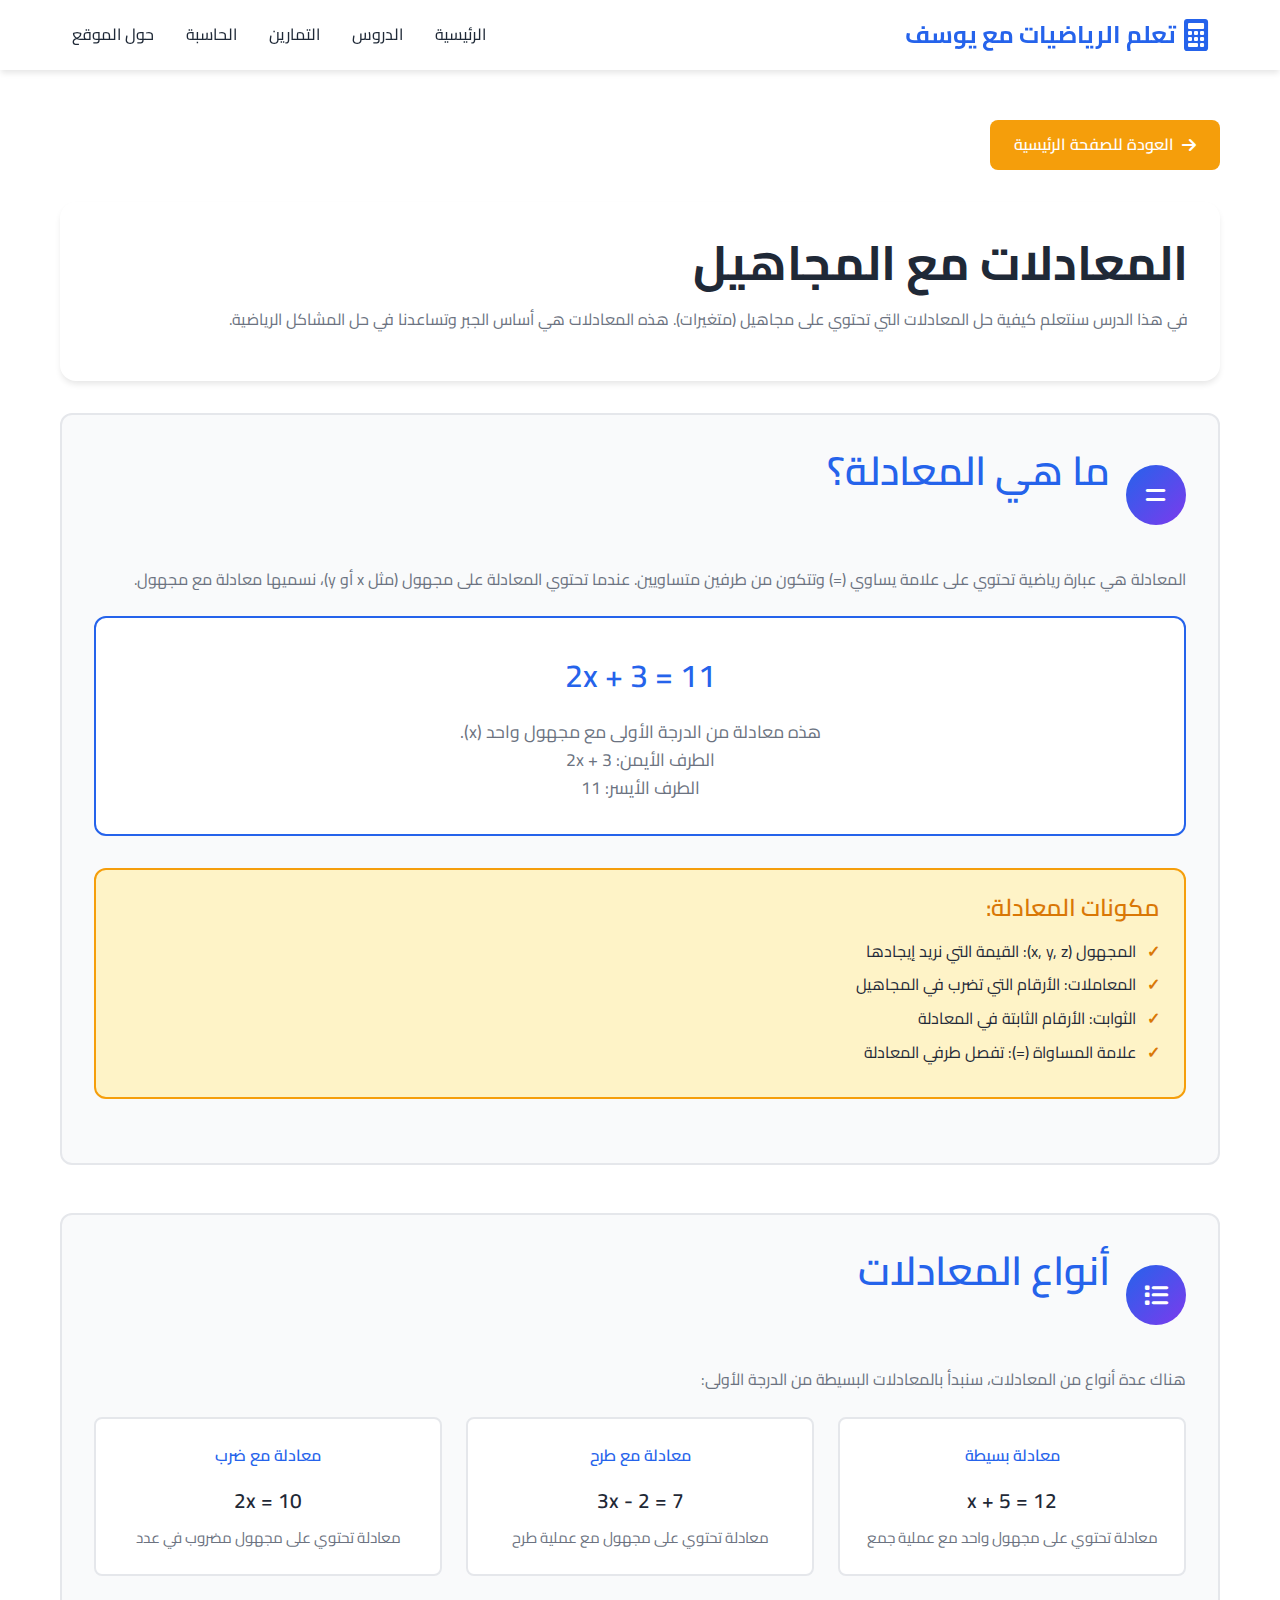
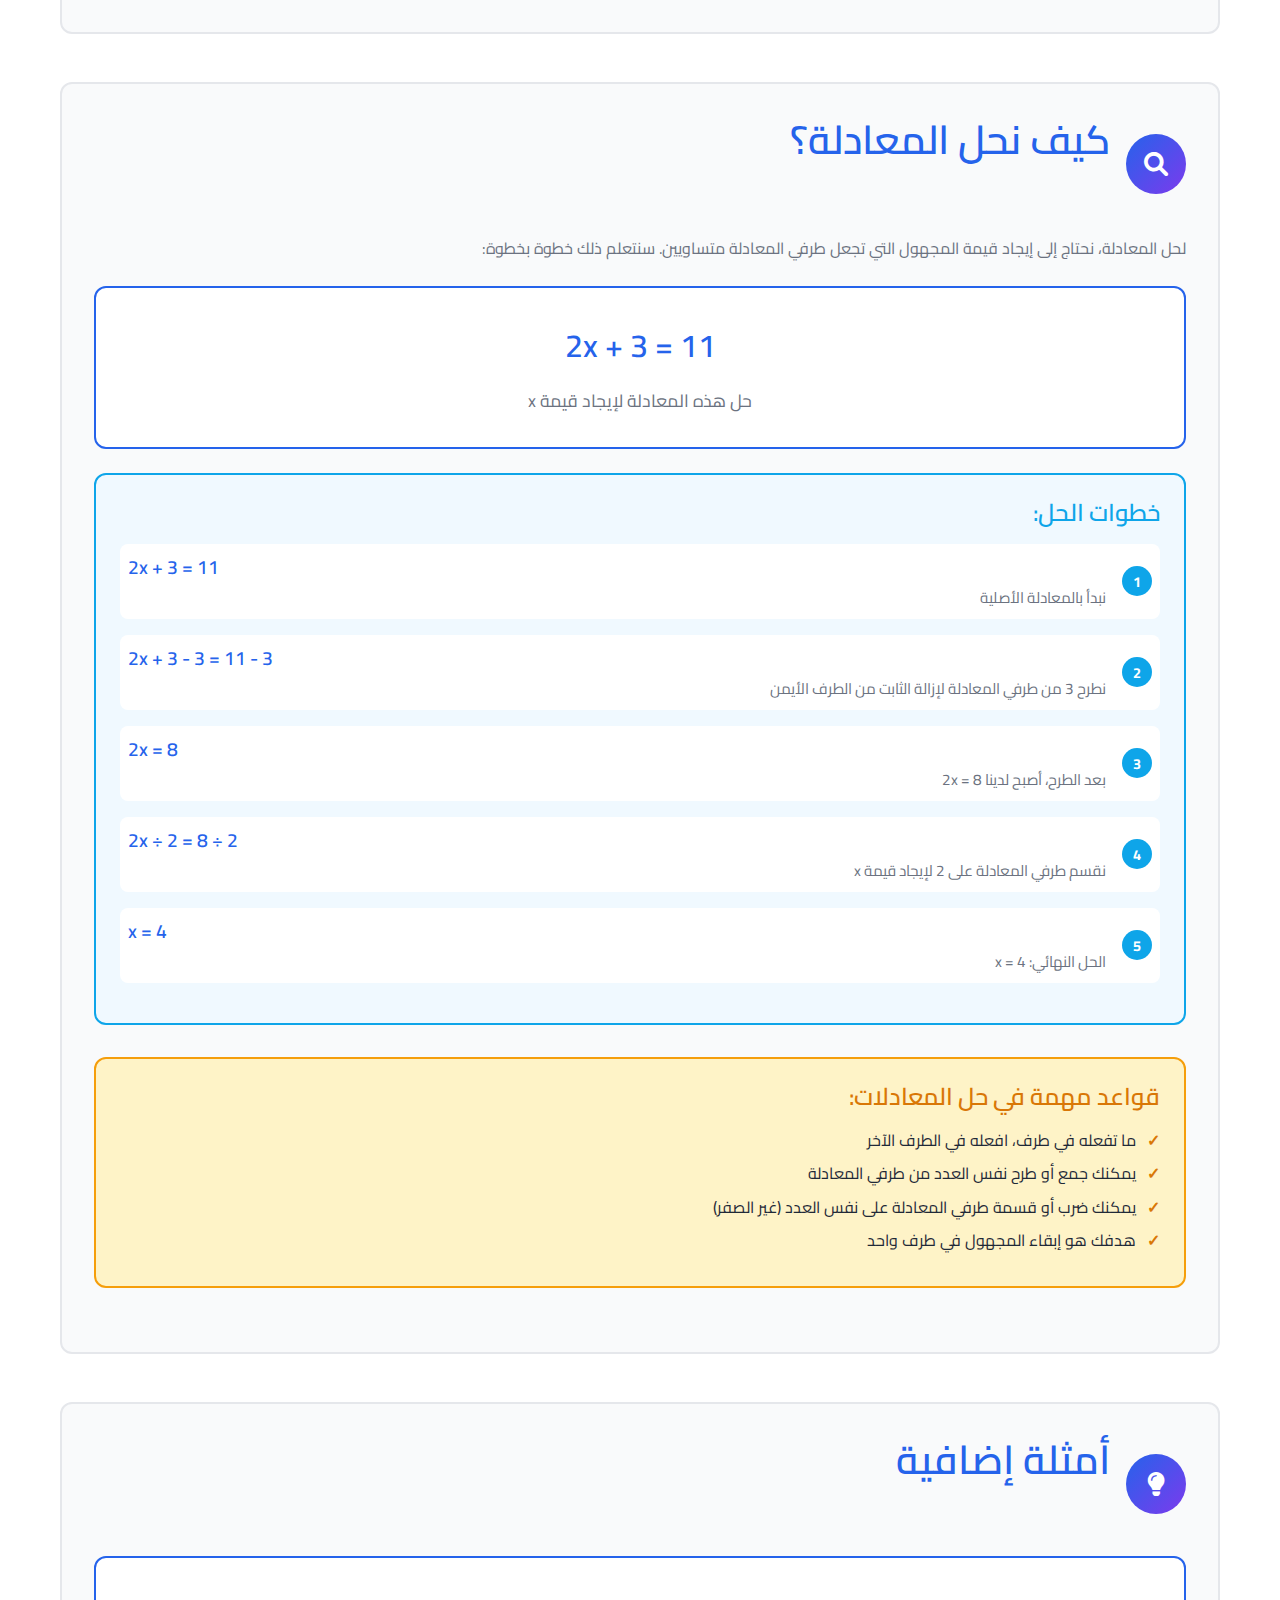
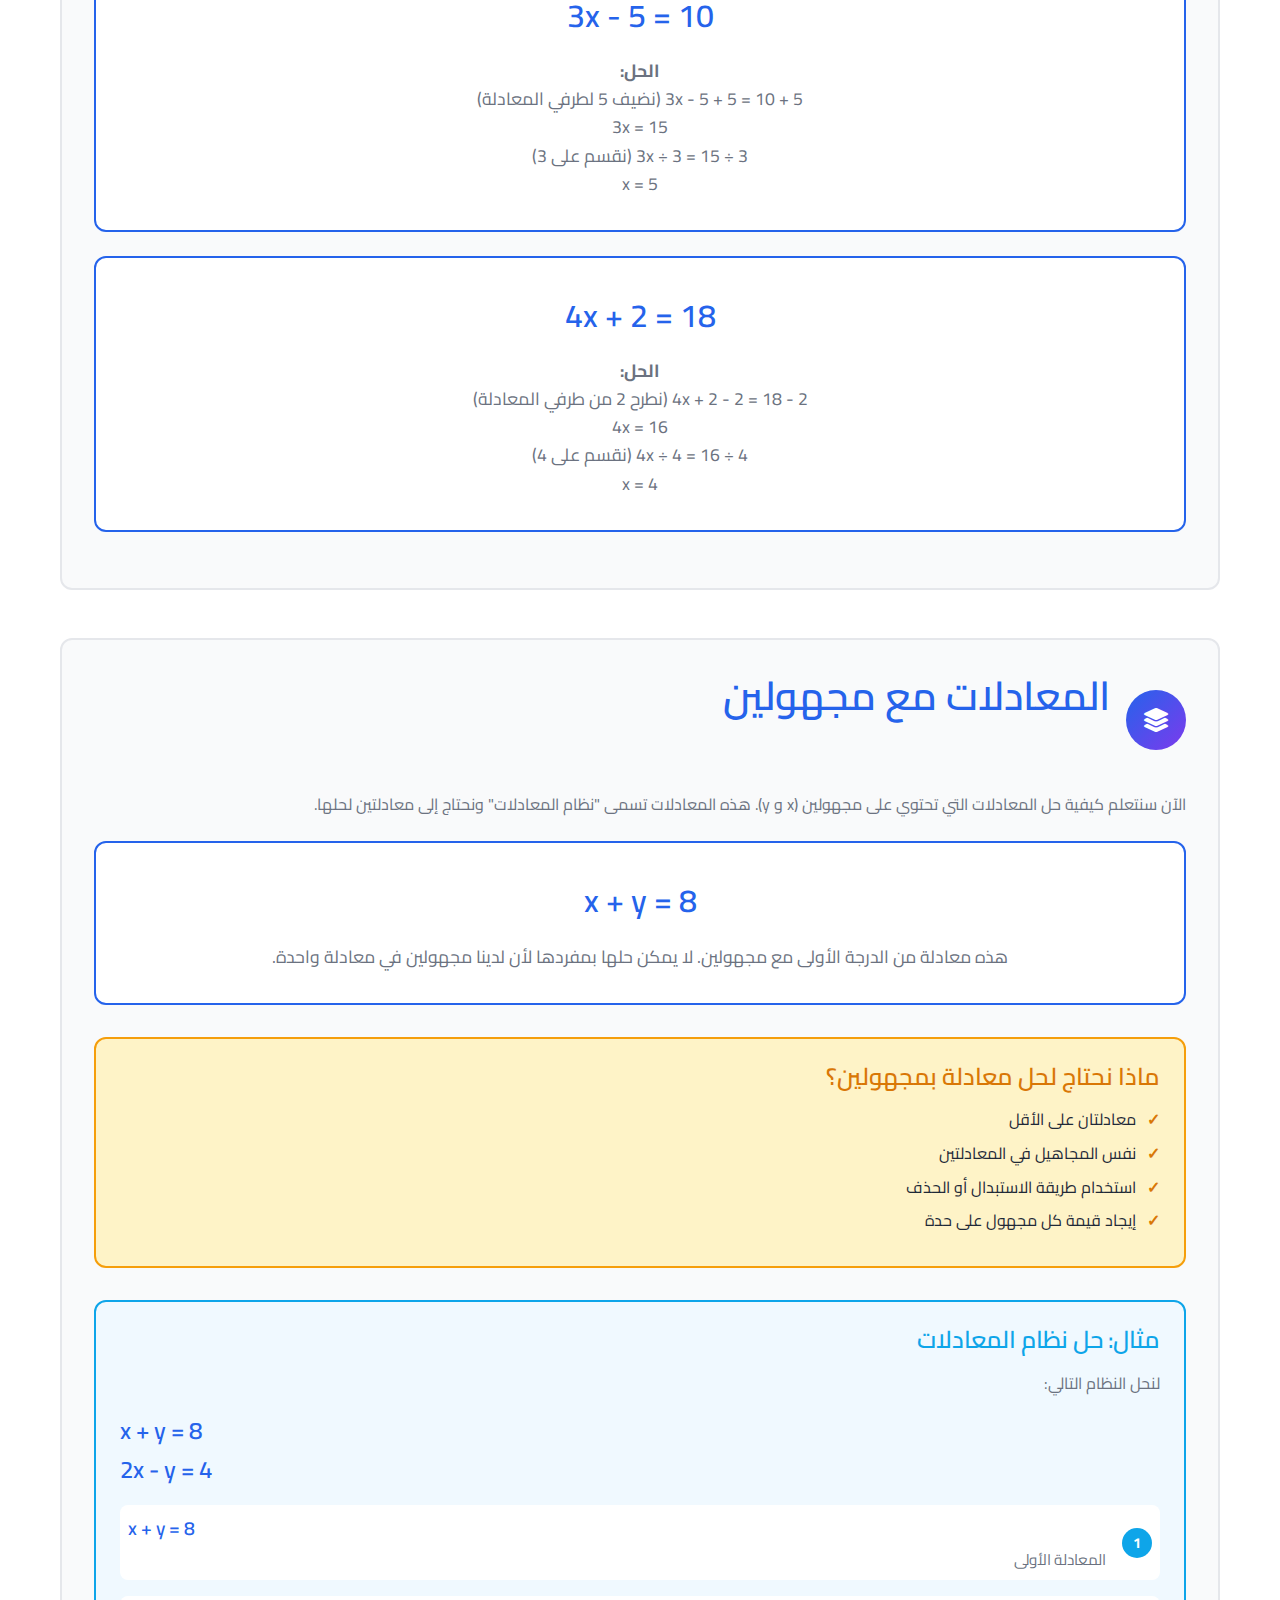
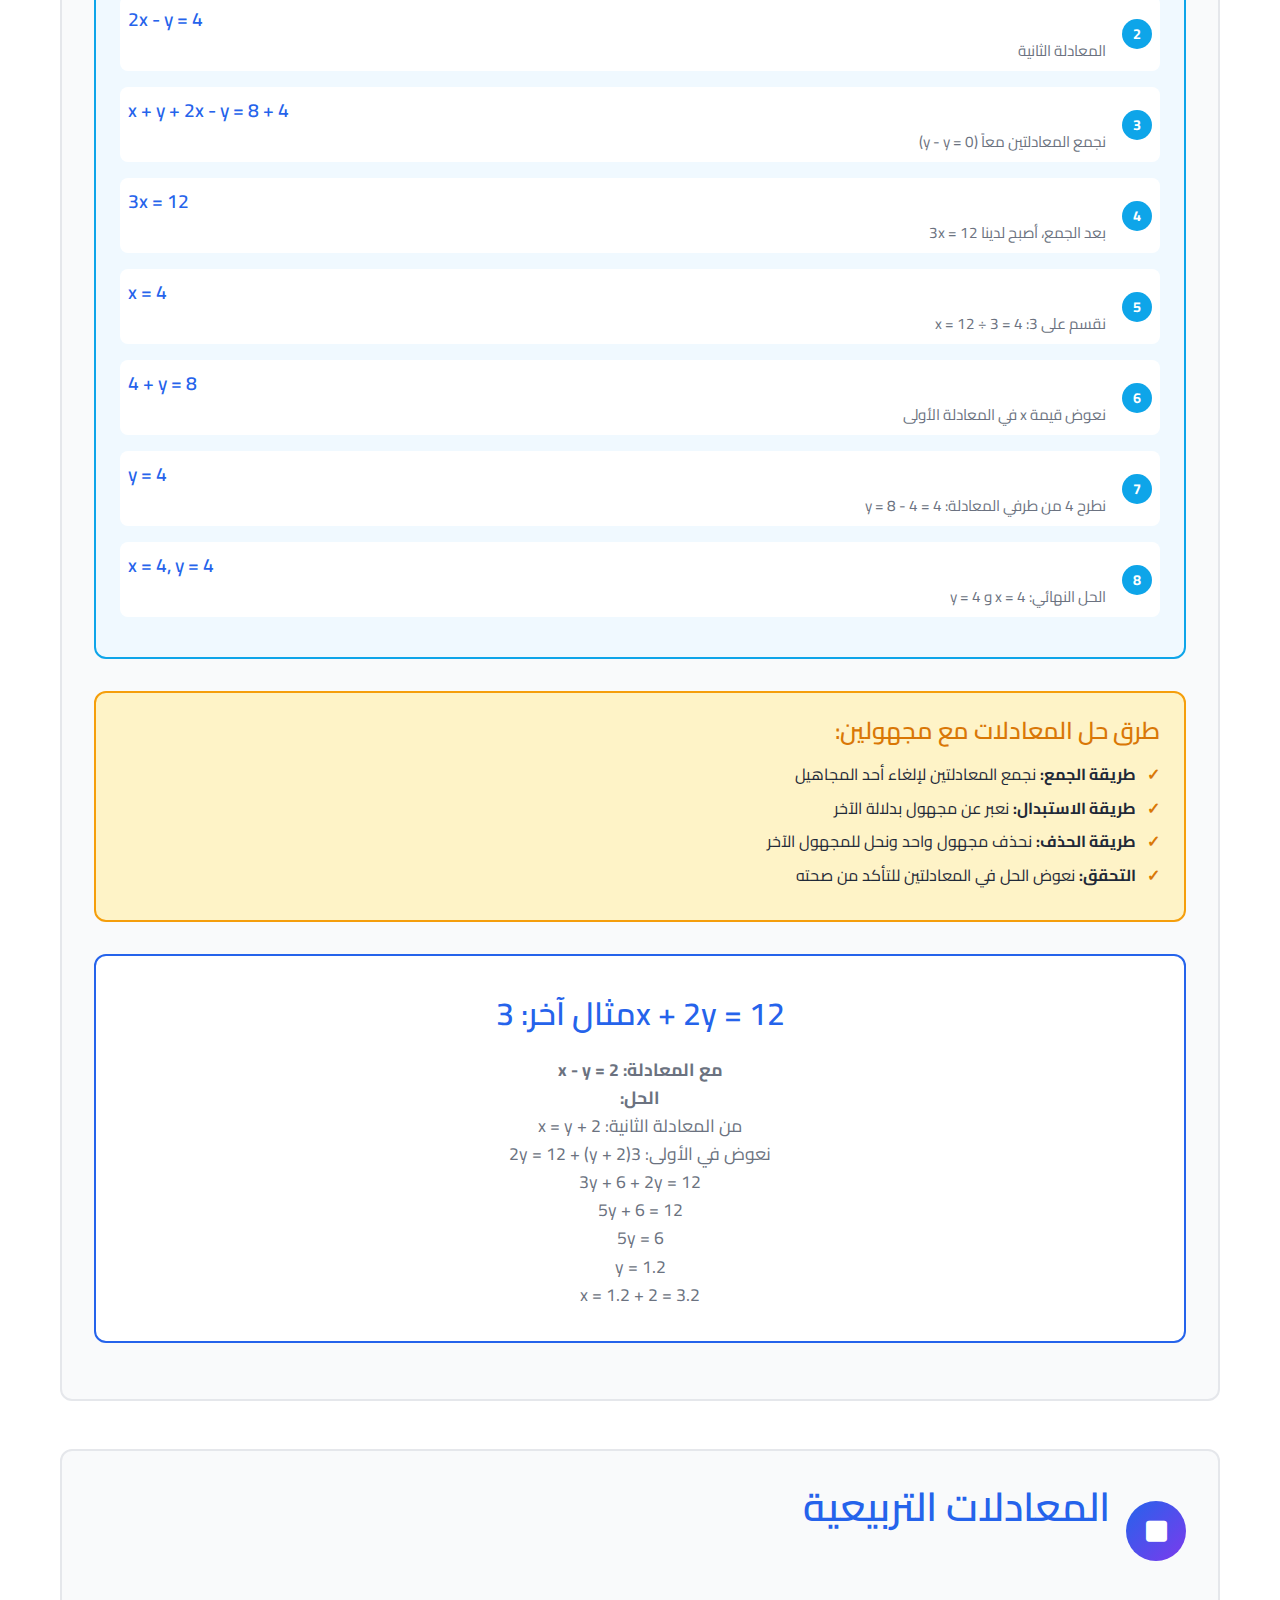
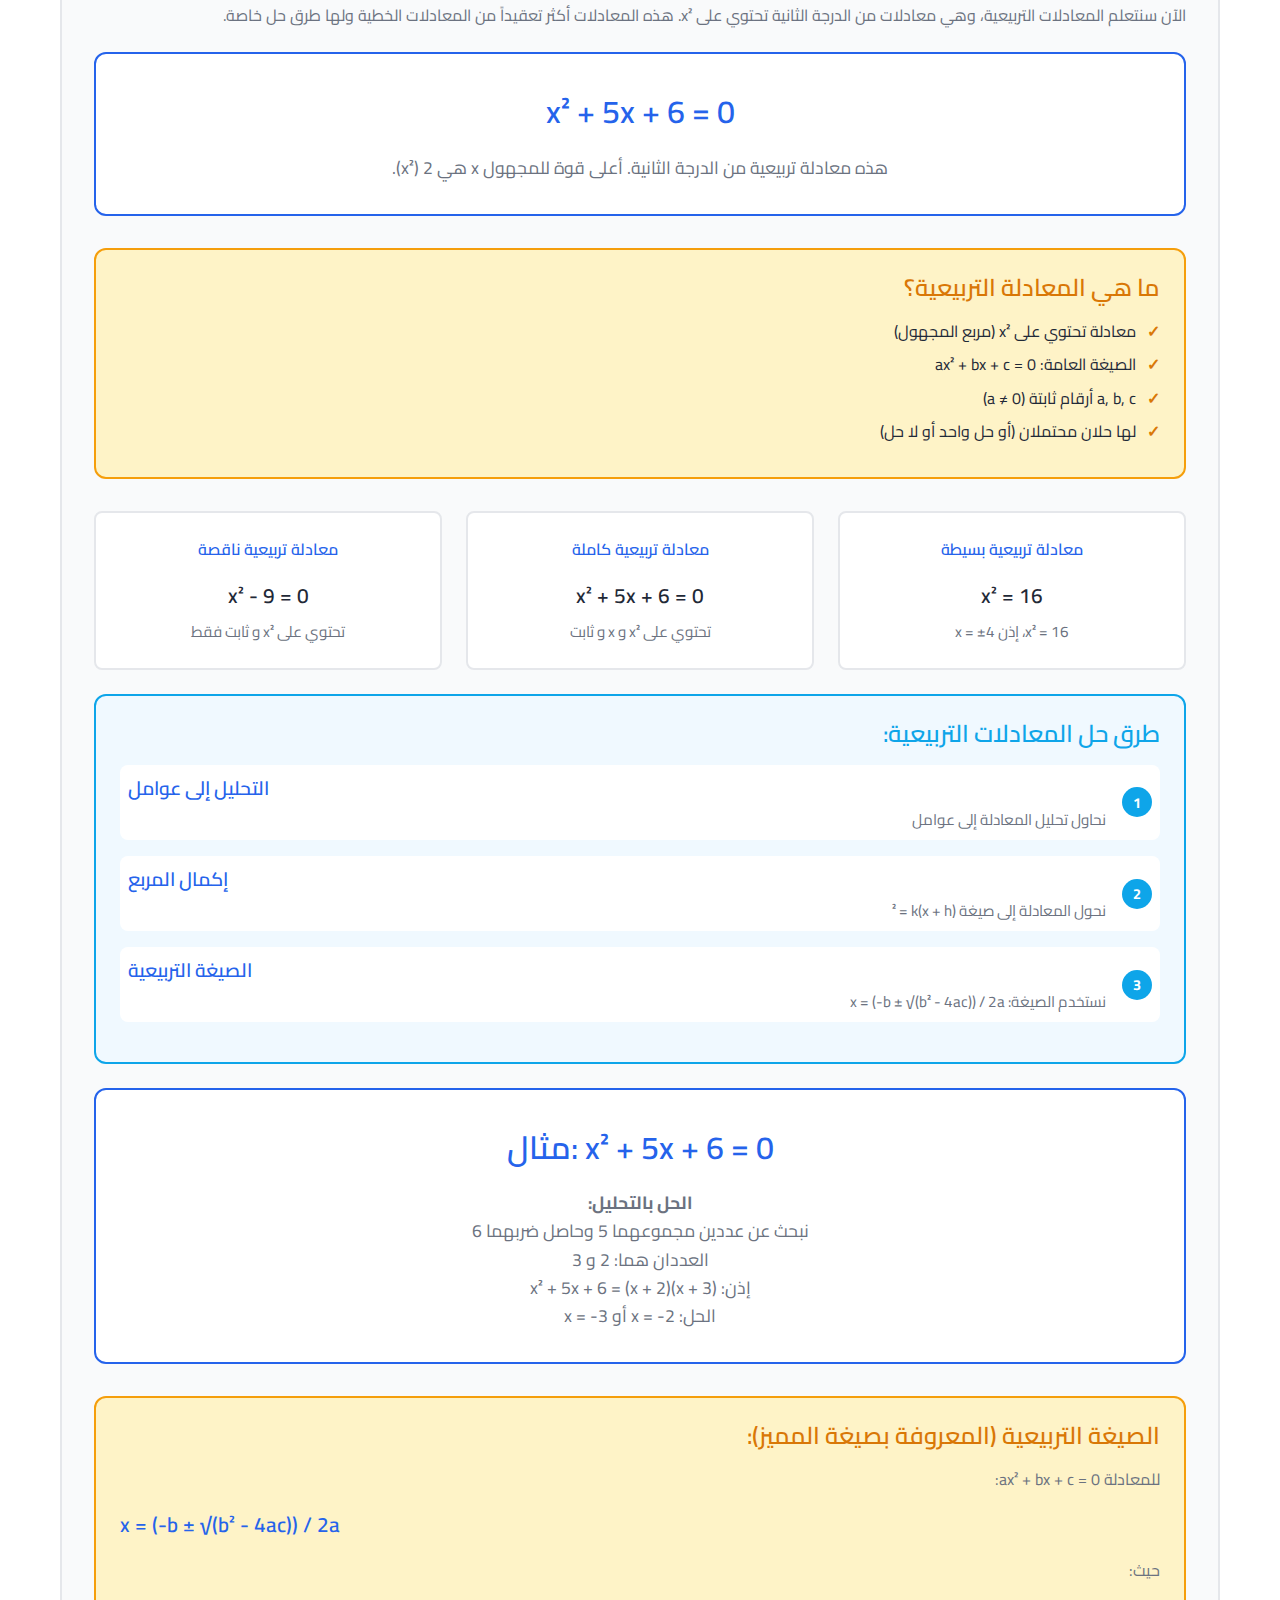
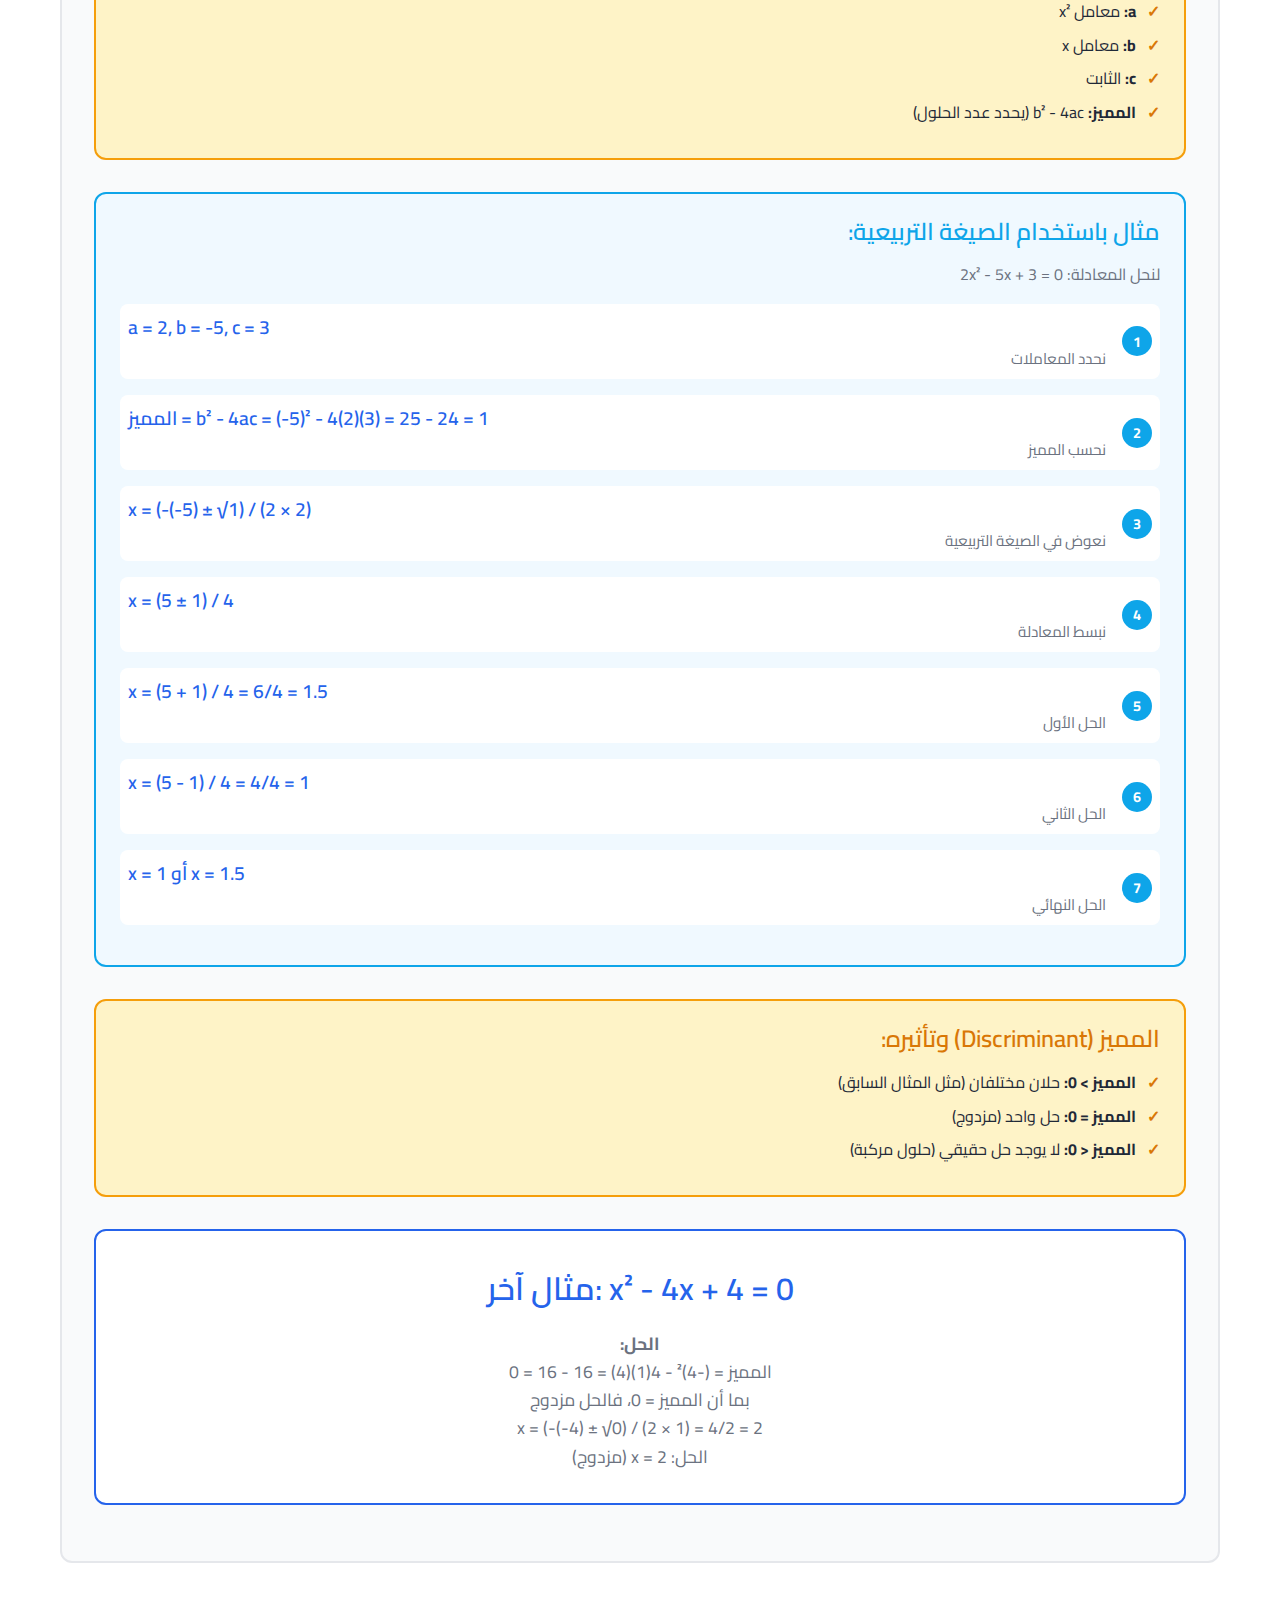
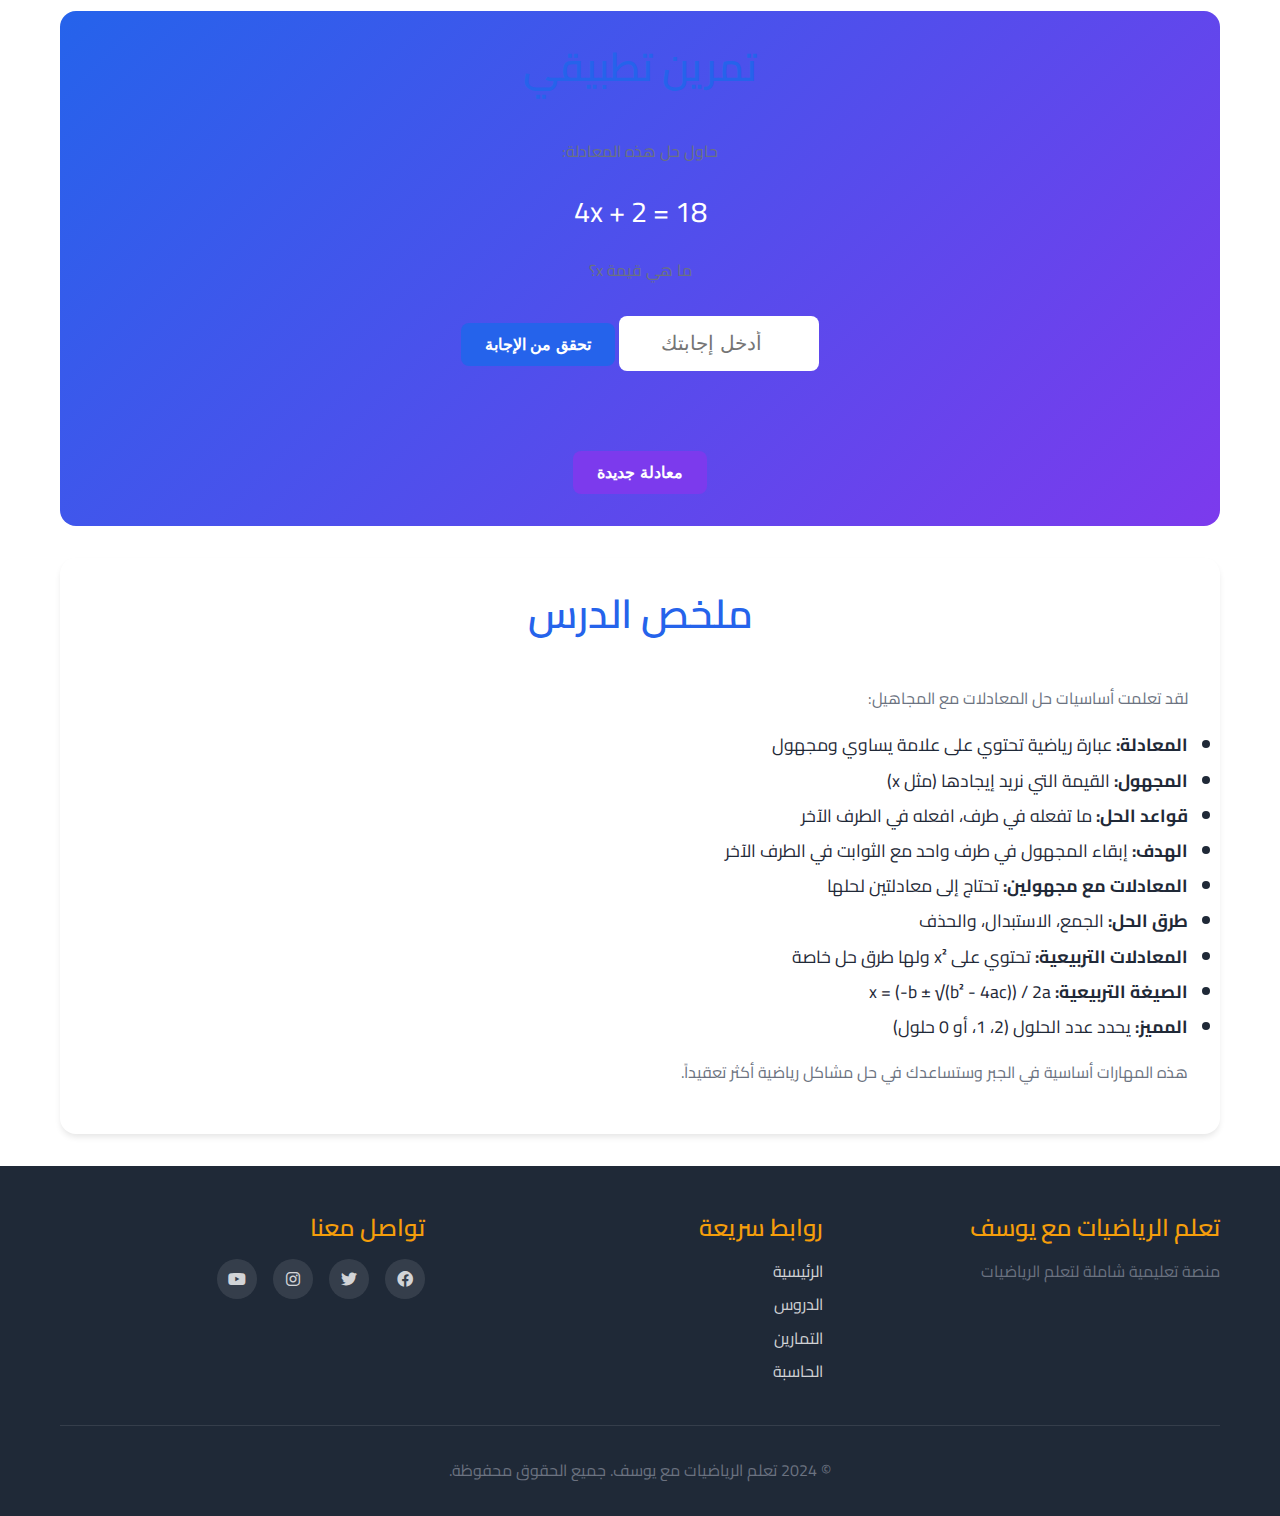
<file: Page2.html>
<!DOCTYPE html>
<html lang="ar" dir="rtl">
<head>
    <meta charset="UTF-8">
    <meta name="viewport" content="width=device-width, initial-scale=1.0">
    <title>المعادلات مع المجاهيل - Equations with Unknowns | تعلم الرياضيات مع يوسف</title>
    <link rel="stylesheet" href="styles.css">
    <link href="https://fonts.googleapis.com/css2?family=Cairo:wght@300;400;600;700&display=swap" rel="stylesheet">
    <link rel="stylesheet" href="https://cdnjs.cloudflare.com/ajax/libs/font-awesome/6.0.0/css/all.min.css">
    <style>
        .lesson-content {
            padding: 2rem;
            background-color: var(--bg-color);
            border-radius: 16px;
            box-shadow: var(--shadow);
            margin-bottom: 2rem;
        }
        
        .equation-section {
            margin-bottom: 3rem;
            padding: 2rem;
            border: 2px solid var(--border-color);
            border-radius: 12px;
            background-color: var(--bg-light);
        }
        
        .equation-title {
            display: flex;
            align-items: center;
            gap: 1rem;
            margin-bottom: 1.5rem;
            color: var(--primary-color);
        }
        
        .equation-icon {
            width: 60px;
            height: 60px;
            background: linear-gradient(135deg, var(--primary-color), var(--secondary-color));
            border-radius: 50%;
            display: flex;
            align-items: center;
            justify-content: center;
            color: white;
            font-size: 1.5rem;
        }
        
        .equation-example {
            background-color: white;
            padding: 2rem;
            border-radius: 12px;
            border: 2px solid var(--primary-color);
            margin: 1.5rem 0;
            text-align: center;
        }
        
        .equation-display {
            font-size: 2rem;
            font-weight: 600;
            color: var(--primary-color);
            margin-bottom: 1rem;
            direction: ltr;
        }
        
        .equation-explanation {
            color: var(--text-light);
            font-size: 1.1rem;
            line-height: 1.6;
        }
        
        .solution-steps {
            background-color: #f0f9ff;
            border: 2px solid #0ea5e9;
            border-radius: 12px;
            padding: 1.5rem;
            margin: 1.5rem 0;
        }
        
        .solution-steps h3 {
            color: #0ea5e9;
            margin-bottom: 1rem;
        }
        
        .step {
            display: flex;
            align-items: center;
            gap: 1rem;
            margin-bottom: 1rem;
            padding: 0.5rem;
            background-color: white;
            border-radius: 8px;
        }
        
        .step-number {
            width: 30px;
            height: 30px;
            background-color: #0ea5e9;
            color: white;
            border-radius: 50%;
            display: flex;
            align-items: center;
            justify-content: center;
            font-weight: bold;
            font-size: 0.9rem;
        }
        
        .step-content {
            flex: 1;
        }
        
        .step-equation {
            font-size: 1.2rem;
            font-weight: 600;
            color: var(--primary-color);
            direction: ltr;
        }
        
        .step-explanation {
            color: var(--text-light);
            font-size: 0.95rem;
            margin-top: 0.25rem;
        }
        
        .practice-section {
            background: linear-gradient(135deg, var(--primary-color), var(--secondary-color));
            color: white;
            padding: 2rem;
            border-radius: 16px;
            text-align: center;
            margin: 2rem 0;
        }
        
        .practice-problem {
            font-size: 1.8rem;
            margin: 1.5rem 0;
            direction: ltr;
        }
        
        .practice-input {
            width: 100%;
            max-width: 200px;
            padding: 1rem;
            border: none;
            border-radius: 8px;
            font-size: 1.25rem;
            text-align: center;
            margin: 1rem 0;
            direction: ltr;
        }
        
        .practice-result {
            margin: 1rem 0;
            padding: 1rem;
            border-radius: 8px;
            font-weight: 600;
        }
        
        .practice-result.correct {
            background-color: rgba(34, 197, 94, 0.2);
            border: 2px solid #22c55e;
        }
        
        .practice-result.incorrect {
            background-color: rgba(239, 68, 68, 0.2);
            border: 2px solid #ef4444;
        }
        
        .back-button {
            display: inline-flex;
            align-items: center;
            gap: 0.5rem;
            background-color: var(--accent-color);
            color: white;
            padding: 12px 24px;
            border-radius: 8px;
            text-decoration: none;
            font-weight: 600;
            transition: all 0.3s ease;
            margin-bottom: 2rem;
        }
        
        .back-button:hover {
            background-color: #d97706;
            transform: translateY(-2px);
        }
        
        .key-points {
            background-color: #fef3c7;
            border: 2px solid #f59e0b;
            border-radius: 12px;
            padding: 1.5rem;
            margin: 2rem 0;
        }
        
        .key-points h3 {
            color: #d97706;
            margin-bottom: 1rem;
        }
        
        .key-points ul {
            list-style: none;
            padding: 0;
        }
        
        .key-points li {
            margin-bottom: 0.5rem;
            padding-right: 1.5rem;
            position: relative;
        }
        
        .key-points li:before {
            content: "✓";
            position: absolute;
            right: 0;
            color: #d97706;
            font-weight: bold;
        }
        
        .equation-types {
            display: grid;
            grid-template-columns: repeat(auto-fit, minmax(300px, 1fr));
            gap: 1.5rem;
            margin: 1.5rem 0;
        }
        
        .equation-type-card {
            background-color: white;
            padding: 1.5rem;
            border-radius: 8px;
            border: 2px solid var(--border-color);
            text-align: center;
        }
        
        .equation-type-title {
            color: var(--primary-color);
            font-weight: 600;
            margin-bottom: 1rem;
        }
        
        .equation-type-example {
            font-size: 1.3rem;
            font-weight: 600;
            color: var(--text-color);
            margin-bottom: 0.5rem;
            direction: ltr;
        }
        
        .equation-type-description {
            color: var(--text-light);
            font-size: 0.95rem;
        }
    </style>
</head>
<body>
    <!-- Header -->
    <header class="header">
        <nav class="nav">
            <div class="nav-brand">
                <i class="fas fa-calculator"></i>
                <span>تعلم الرياضيات مع يوسف</span>
            </div>
            <ul class="nav-menu">
                <li><a href="index.html">الرئيسية</a></li>
                <li><a href="index.html#lessons">الدروس</a></li>
                <li><a href="index.html#exercises">التمارين</a></li>
                <li><a href="index.html#calculator">الحاسبة</a></li>
                <li><a href="index.html#about">حول الموقع</a></li>
            </ul>
            <div class="nav-toggle">
                <span></span>
                <span></span>
                <span></span>
            </div>
        </nav>
    </header>

    <!-- Main Content -->
    <main style="padding-top: 120px;">
        <div class="container">
            <!-- Back Button -->
            <a href="index.html" class="back-button">
                <i class="fas fa-arrow-right"></i>
                العودة للصفحة الرئيسية
            </a>

            <!-- Page Title -->
            <div class="lesson-content">
                <h1>المعادلات مع المجاهيل</h1>
                <p>في هذا الدرس سنتعلم كيفية حل المعادلات التي تحتوي على مجاهيل (متغيرات). هذه المعادلات هي أساس الجبر وتساعدنا في حل المشاكل الرياضية.</p>
            </div>

            <!-- What are Equations Section -->
            <div class="equation-section">
                <div class="equation-title">
                    <div class="equation-icon">
                        <i class="fas fa-equals"></i>
                    </div>
                    <h2>ما هي المعادلة؟</h2>
                </div>
                <p>المعادلة هي عبارة رياضية تحتوي على علامة يساوي (=) وتتكون من طرفين متساويين. عندما تحتوي المعادلة على مجهول (مثل x أو y)، نسميها معادلة مع مجهول.</p>
                
                <div class="equation-example">
                    <div class="equation-display">2x + 3 = 11</div>
                    <div class="equation-explanation">
                        هذه معادلة من الدرجة الأولى مع مجهول واحد (x).<br>
                        الطرف الأيمن: 2x + 3<br>
                        الطرف الأيسر: 11
                    </div>
                </div>

                <div class="key-points">
                    <h3>مكونات المعادلة:</h3>
                    <ul>
                        <li>المجهول (x, y, z): القيمة التي نريد إيجادها</li>
                        <li>المعاملات: الأرقام التي تضرب في المجاهيل</li>
                        <li>الثوابت: الأرقام الثابتة في المعادلة</li>
                        <li>علامة المساواة (=): تفصل طرفي المعادلة</li>
                    </ul>
                </div>
            </div>

            <!-- Types of Equations Section -->
            <div class="equation-section">
                <div class="equation-title">
                    <div class="equation-icon">
                        <i class="fas fa-list"></i>
                    </div>
                    <h2>أنواع المعادلات</h2>
                </div>
                <p>هناك عدة أنواع من المعادلات، سنبدأ بالمعادلات البسيطة من الدرجة الأولى:</p>
                
                <div class="equation-types">
                    <div class="equation-type-card">
                        <div class="equation-type-title">معادلة بسيطة</div>
                        <div class="equation-type-example">x + 5 = 12</div>
                        <div class="equation-type-description">معادلة تحتوي على مجهول واحد مع عملية جمع</div>
                    </div>
                    <div class="equation-type-card">
                        <div class="equation-type-title">معادلة مع طرح</div>
                        <div class="equation-type-example">3x - 2 = 7</div>
                        <div class="equation-type-description">معادلة تحتوي على مجهول مع عملية طرح</div>
                    </div>
                    <div class="equation-type-card">
                        <div class="equation-type-title">معادلة مع ضرب</div>
                        <div class="equation-type-example">2x = 10</div>
                        <div class="equation-type-description">معادلة تحتوي على مجهول مضروب في عدد</div>
                    </div>
                </div>
            </div>

            <!-- Solving Equations Section -->
            <div class="equation-section">
                <div class="equation-title">
                    <div class="equation-icon">
                        <i class="fas fa-search"></i>
                    </div>
                    <h2>كيف نحل المعادلة؟</h2>
                </div>
                <p>لحل المعادلة، نحتاج إلى إيجاد قيمة المجهول التي تجعل طرفي المعادلة متساويين. سنتعلم ذلك خطوة بخطوة:</p>
                
                <div class="equation-example">
                    <div class="equation-display">2x + 3 = 11</div>
                    <div class="equation-explanation">حل هذه المعادلة لإيجاد قيمة x</div>
                </div>

                <div class="solution-steps">
                    <h3>خطوات الحل:</h3>
                    
                    <div class="step">
                        <div class="step-number">1</div>
                        <div class="step-content">
                            <div class="step-equation">2x + 3 = 11</div>
                            <div class="step-explanation">نبدأ بالمعادلة الأصلية</div>
                        </div>
                    </div>
                    
                    <div class="step">
                        <div class="step-number">2</div>
                        <div class="step-content">
                            <div class="step-equation">2x + 3 - 3 = 11 - 3</div>
                            <div class="step-explanation">نطرح 3 من طرفي المعادلة لإزالة الثابت من الطرف الأيمن</div>
                        </div>
                    </div>
                    
                    <div class="step">
                        <div class="step-number">3</div>
                        <div class="step-content">
                            <div class="step-equation">2x = 8</div>
                            <div class="step-explanation">بعد الطرح، أصبح لدينا 2x = 8</div>
                        </div>
                    </div>
                    
                    <div class="step">
                        <div class="step-number">4</div>
                        <div class="step-content">
                            <div class="step-equation">2x ÷ 2 = 8 ÷ 2</div>
                            <div class="step-explanation">نقسم طرفي المعادلة على 2 لإيجاد قيمة x</div>
                        </div>
                    </div>
                    
                    <div class="step">
                        <div class="step-number">5</div>
                        <div class="step-content">
                            <div class="step-equation">x = 4</div>
                            <div class="step-explanation">الحل النهائي: x = 4</div>
                        </div>
                    </div>
                </div>

                <div class="key-points">
                    <h3>قواعد مهمة في حل المعادلات:</h3>
                    <ul>
                        <li>ما تفعله في طرف، افعله في الطرف الآخر</li>
                        <li>يمكنك جمع أو طرح نفس العدد من طرفي المعادلة</li>
                        <li>يمكنك ضرب أو قسمة طرفي المعادلة على نفس العدد (غير الصفر)</li>
                        <li>هدفك هو إبقاء المجهول في طرف واحد</li>
                    </ul>
                </div>
            </div>

            <!-- More Examples Section -->
            <div class="equation-section">
                <div class="equation-title">
                    <div class="equation-icon">
                        <i class="fas fa-lightbulb"></i>
                    </div>
                    <h2>أمثلة إضافية</h2>
                </div>
                
                <div class="equation-example">
                    <div class="equation-display">3x - 5 = 10</div>
                    <div class="equation-explanation">
                        <strong>الحل:</strong><br>
                        3x - 5 + 5 = 10 + 5 (نضيف 5 لطرفي المعادلة)<br>
                        3x = 15<br>
                        3x ÷ 3 = 15 ÷ 3 (نقسم على 3)<br>
                        x = 5
                    </div>
                </div>

                <div class="equation-example">
                    <div class="equation-display">4x + 2 = 18</div>
                    <div class="equation-explanation">
                        <strong>الحل:</strong><br>
                        4x + 2 - 2 = 18 - 2 (نطرح 2 من طرفي المعادلة)<br>
                        4x = 16<br>
                        4x ÷ 4 = 16 ÷ 4 (نقسم على 4)<br>
                        x = 4
                    </div>
                </div>
            </div>

            <!-- Equations with Two Unknowns Section -->
            <div class="equation-section">
                <div class="equation-title">
                    <div class="equation-icon">
                        <i class="fas fa-layer-group"></i>
                    </div>
                    <h2>المعادلات مع مجهولين</h2>
                </div>
                <p>الآن سنتعلم كيفية حل المعادلات التي تحتوي على مجهولين (x و y). هذه المعادلات تسمى "نظام المعادلات" ونحتاج إلى معادلتين لحلها.</p>
                
                <div class="equation-example">
                    <div class="equation-display">x + y = 8</div>
                    <div class="equation-explanation">
                        هذه معادلة من الدرجة الأولى مع مجهولين. لا يمكن حلها بمفردها لأن لدينا مجهولين في معادلة واحدة.
                    </div>
                </div>

                <div class="key-points">
                    <h3>ماذا نحتاج لحل معادلة بمجهولين؟</h3>
                    <ul>
                        <li>معادلتان على الأقل</li>
                        <li>نفس المجاهيل في المعادلتين</li>
                        <li>استخدام طريقة الاستبدال أو الحذف</li>
                        <li>إيجاد قيمة كل مجهول على حدة</li>
                    </ul>
                </div>

                <div class="solution-steps">
                    <h3>مثال: حل نظام المعادلات</h3>
                    <p>لنحل النظام التالي:</p>
                    <div class="equation-display" style="font-size: 1.5rem; margin: 1rem 0;">
                        x + y = 8<br>
                        2x - y = 4
                    </div>
                    
                    <div class="step">
                        <div class="step-number">1</div>
                        <div class="step-content">
                            <div class="step-equation">x + y = 8</div>
                            <div class="step-explanation">المعادلة الأولى</div>
                        </div>
                    </div>
                    
                    <div class="step">
                        <div class="step-number">2</div>
                        <div class="step-content">
                            <div class="step-equation">2x - y = 4</div>
                            <div class="step-explanation">المعادلة الثانية</div>
                        </div>
                    </div>
                    
                    <div class="step">
                        <div class="step-number">3</div>
                        <div class="step-content">
                            <div class="step-equation">x + y + 2x - y = 8 + 4</div>
                            <div class="step-explanation">نجمع المعادلتين معاً (y - y = 0)</div>
                        </div>
                    </div>
                    
                    <div class="step">
                        <div class="step-number">4</div>
                        <div class="step-content">
                            <div class="step-equation">3x = 12</div>
                            <div class="step-explanation">بعد الجمع، أصبح لدينا 3x = 12</div>
                        </div>
                    </div>
                    
                    <div class="step">
                        <div class="step-number">5</div>
                        <div class="step-content">
                            <div class="step-equation">x = 4</div>
                            <div class="step-explanation">نقسم على 3: x = 12 ÷ 3 = 4</div>
                        </div>
                    </div>
                    
                    <div class="step">
                        <div class="step-number">6</div>
                        <div class="step-content">
                            <div class="step-equation">4 + y = 8</div>
                            <div class="step-explanation">نعوض قيمة x في المعادلة الأولى</div>
                        </div>
                    </div>
                    
                    <div class="step">
                        <div class="step-number">7</div>
                        <div class="step-content">
                            <div class="step-equation">y = 4</div>
                            <div class="step-explanation">نطرح 4 من طرفي المعادلة: y = 8 - 4 = 4</div>
                        </div>
                    </div>
                    
                    <div class="step">
                        <div class="step-number">8</div>
                        <div class="step-content">
                            <div class="step-equation">x = 4, y = 4</div>
                            <div class="step-explanation">الحل النهائي: x = 4 و y = 4</div>
                        </div>
                    </div>
                </div>

                <div class="key-points">
                    <h3>طرق حل المعادلات مع مجهولين:</h3>
                    <ul>
                        <li><strong>طريقة الجمع:</strong> نجمع المعادلتين لإلغاء أحد المجاهيل</li>
                        <li><strong>طريقة الاستبدال:</strong> نعبر عن مجهول بدلالة الآخر</li>
                        <li><strong>طريقة الحذف:</strong> نحذف مجهول واحد ونحل للمجهول الآخر</li>
                        <li><strong>التحقق:</strong> نعوض الحل في المعادلتين للتأكد من صحته</li>
                    </ul>
                </div>

                <div class="equation-example">
                    <div class="equation-display">مثال آخر: 3x + 2y = 12</div>
                    <div class="equation-explanation">
                        <strong>مع المعادلة: x - y = 2</strong><br>
                        <strong>الحل:</strong><br>
                        من المعادلة الثانية: x = y + 2<br>
                        نعوض في الأولى: 3(y + 2) + 2y = 12<br>
                        3y + 6 + 2y = 12<br>
                        5y + 6 = 12<br>
                        5y = 6<br>
                        y = 1.2<br>
                        x = 1.2 + 2 = 3.2
                    </div>
                </div>
            </div>

            <!-- Quadratic Equations Section -->
            <div class="equation-section">
                <div class="equation-title">
                    <div class="equation-icon">
                        <i class="fas fa-square"></i>
                    </div>
                    <h2>المعادلات التربيعية</h2>
                </div>
                <p>الآن سنتعلم المعادلات التربيعية، وهي معادلات من الدرجة الثانية تحتوي على x². هذه المعادلات أكثر تعقيداً من المعادلات الخطية ولها طرق حل خاصة.</p>
                
                <div class="equation-example">
                    <div class="equation-display">x² + 5x + 6 = 0</div>
                    <div class="equation-explanation">
                        هذه معادلة تربيعية من الدرجة الثانية. أعلى قوة للمجهول x هي 2 (x²).
                    </div>
                </div>

                <div class="key-points">
                    <h3>ما هي المعادلة التربيعية؟</h3>
                    <ul>
                        <li>معادلة تحتوي على x² (مربع المجهول)</li>
                        <li>الصيغة العامة: ax² + bx + c = 0</li>
                        <li>a, b, c أرقام ثابتة (a ≠ 0)</li>
                        <li>لها حلان محتملان (أو حل واحد أو لا حل)</li>
                    </ul>
                </div>

                <div class="equation-types">
                    <div class="equation-type-card">
                        <div class="equation-type-title">معادلة تربيعية بسيطة</div>
                        <div class="equation-type-example">x² = 16</div>
                        <div class="equation-type-description">x² = 16، إذن x = ±4</div>
                    </div>
                    <div class="equation-type-card">
                        <div class="equation-type-title">معادلة تربيعية كاملة</div>
                        <div class="equation-type-example">x² + 5x + 6 = 0</div>
                        <div class="equation-type-description">تحتوي على x² و x و ثابت</div>
                    </div>
                    <div class="equation-type-card">
                        <div class="equation-type-title">معادلة تربيعية ناقصة</div>
                        <div class="equation-type-example">x² - 9 = 0</div>
                        <div class="equation-type-description">تحتوي على x² و ثابت فقط</div>
                    </div>
                </div>

                <div class="solution-steps">
                    <h3>طرق حل المعادلات التربيعية:</h3>
                    
                    <div class="step">
                        <div class="step-number">1</div>
                        <div class="step-content">
                            <div class="step-equation">التحليل إلى عوامل</div>
                            <div class="step-explanation">نحاول تحليل المعادلة إلى عوامل</div>
                        </div>
                    </div>
                    
                    <div class="step">
                        <div class="step-number">2</div>
                        <div class="step-content">
                            <div class="step-equation">إكمال المربع</div>
                            <div class="step-explanation">نحول المعادلة إلى صيغة (x + h)² = k</div>
                        </div>
                    </div>
                    
                    <div class="step">
                        <div class="step-number">3</div>
                        <div class="step-content">
                            <div class="step-equation">الصيغة التربيعية</div>
                            <div class="step-explanation">نستخدم الصيغة: x = (-b ± √(b² - 4ac)) / 2a</div>
                        </div>
                    </div>
                </div>

                <div class="equation-example">
                    <div class="equation-display">مثال: x² + 5x + 6 = 0</div>
                    <div class="equation-explanation">
                        <strong>الحل بالتحليل:</strong><br>
                        نبحث عن عددين مجموعهما 5 وحاصل ضربهما 6<br>
                        العددان هما: 2 و 3<br>
                        إذن: x² + 5x + 6 = (x + 2)(x + 3)<br>
                        الحل: x = -2 أو x = -3
                    </div>
                </div>

                <div class="key-points">
                    <h3>الصيغة التربيعية (المعروفة بصيغة المميز):</h3>
                    <p>للمعادلة ax² + bx + c = 0:</p>
                    <div class="equation-display" style="font-size: 1.3rem; margin: 1rem 0;">
                        x = (-b ± √(b² - 4ac)) / 2a
                    </div>
                    <p>حيث:</p>
                    <ul>
                        <li><strong>a:</strong> معامل x²</li>
                        <li><strong>b:</strong> معامل x</li>
                        <li><strong>c:</strong> الثابت</li>
                        <li><strong>المميز:</strong> b² - 4ac (يحدد عدد الحلول)</li>
                    </ul>
                </div>

                <div class="solution-steps">
                    <h3>مثال باستخدام الصيغة التربيعية:</h3>
                    <p>لنحل المعادلة: 2x² - 5x + 3 = 0</p>
                    
                    <div class="step">
                        <div class="step-number">1</div>
                        <div class="step-content">
                            <div class="step-equation">a = 2, b = -5, c = 3</div>
                            <div class="step-explanation">نحدد المعاملات</div>
                        </div>
                    </div>
                    
                    <div class="step">
                        <div class="step-number">2</div>
                        <div class="step-content">
                            <div class="step-equation">المميز = b² - 4ac = (-5)² - 4(2)(3) = 25 - 24 = 1</div>
                            <div class="step-explanation">نحسب المميز</div>
                        </div>
                    </div>
                    
                    <div class="step">
                        <div class="step-number">3</div>
                        <div class="step-content">
                            <div class="step-equation">x = (-(-5) ± √1) / (2 × 2)</div>
                            <div class="step-explanation">نعوض في الصيغة التربيعية</div>
                        </div>
                    </div>
                    
                    <div class="step">
                        <div class="step-number">4</div>
                        <div class="step-content">
                            <div class="step-equation">x = (5 ± 1) / 4</div>
                            <div class="step-explanation">نبسط المعادلة</div>
                        </div>
                    </div>
                    
                    <div class="step">
                        <div class="step-number">5</div>
                        <div class="step-content">
                            <div class="step-equation">x = (5 + 1) / 4 = 6/4 = 1.5</div>
                            <div class="step-explanation">الحل الأول</div>
                        </div>
                    </div>
                    
                    <div class="step">
                        <div class="step-number">6</div>
                        <div class="step-content">
                            <div class="step-equation">x = (5 - 1) / 4 = 4/4 = 1</div>
                            <div class="step-explanation">الحل الثاني</div>
                        </div>
                    </div>
                    
                    <div class="step">
                        <div class="step-number">7</div>
                        <div class="step-content">
                            <div class="step-equation">x = 1 أو x = 1.5</div>
                            <div class="step-explanation">الحل النهائي</div>
                        </div>
                    </div>
                </div>

                <div class="key-points">
                    <h3>المميز (Discriminant) وتأثيره:</h3>
                    <ul>
                        <li><strong>المميز > 0:</strong> حلان مختلفان (مثل المثال السابق)</li>
                        <li><strong>المميز = 0:</strong> حل واحد (مزدوج)</li>
                        <li><strong>المميز < 0:</strong> لا يوجد حل حقيقي (حلول مركبة)</li>
                    </ul>
                </div>

                <div class="equation-example">
                    <div class="equation-display">مثال آخر: x² - 4x + 4 = 0</div>
                    <div class="equation-explanation">
                        <strong>الحل:</strong><br>
                        المميز = (-4)² - 4(1)(4) = 16 - 16 = 0<br>
                        بما أن المميز = 0، فالحل مزدوج<br>
                        x = (-(-4) ± √0) / (2 × 1) = 4/2 = 2<br>
                        الحل: x = 2 (مزدوج)
                    </div>
                </div>
            </div>

            <!-- Practice Section -->
            <div class="practice-section">
                <h2>تمرين تطبيقي</h2>
                <p>حاول حل هذه المعادلة:</p>
                <div class="practice-problem">
                    <span id="practice-equation">2x + 4 = 12</span>
                </div>
                <p>ما هي قيمة x؟</p>
                <input type="number" id="practice-answer" class="practice-input" placeholder="أدخل إجابتك">
                <button id="check-practice" class="btn btn-primary">تحقق من الإجابة</button>
                <div id="practice-result" class="practice-result"></div>
                <button id="new-practice" class="btn btn-secondary">معادلة جديدة</button>
            </div>

            <!-- Summary -->
            <div class="lesson-content">
                <h2>ملخص الدرس</h2>
                <p>لقد تعلمت أساسيات حل المعادلات مع المجاهيل:</p>
                <ul style="font-size: 1.1rem; line-height: 2; margin: 1rem 0;">
                    <li><strong>المعادلة:</strong> عبارة رياضية تحتوي على علامة يساوي ومجهول</li>
                    <li><strong>المجهول:</strong> القيمة التي نريد إيجادها (مثل x)</li>
                    <li><strong>قواعد الحل:</strong> ما تفعله في طرف، افعله في الطرف الآخر</li>
                    <li><strong>الهدف:</strong> إبقاء المجهول في طرف واحد مع الثوابت في الطرف الآخر</li>
                    <li><strong>المعادلات مع مجهولين:</strong> تحتاج إلى معادلتين لحلها</li>
                    <li><strong>طرق الحل:</strong> الجمع، الاستبدال، والحذف</li>
                    <li><strong>المعادلات التربيعية:</strong> تحتوي على x² ولها طرق حل خاصة</li>
                    <li><strong>الصيغة التربيعية:</strong> x = (-b ± √(b² - 4ac)) / 2a</li>
                    <li><strong>المميز:</strong> يحدد عدد الحلول (2، 1، أو 0 حلول)</li>
                </ul>
                <p>هذه المهارات أساسية في الجبر وستساعدك في حل مشاكل رياضية أكثر تعقيداً.</p>
            </div>
        </div>
    </main>

    <!-- Footer -->
    <footer class="footer">
        <div class="container">
            <div class="footer-content">
                <div class="footer-section">
                    <h3>تعلم الرياضيات مع يوسف</h3>
                    <p>منصة تعليمية شاملة لتعلم الرياضيات</p>
                </div>
                <div class="footer-section">
                    <h3>روابط سريعة</h3>
                    <ul>
                        <li><a href="index.html">الرئيسية</a></li>
                        <li><a href="index.html#lessons">الدروس</a></li>
                        <li><a href="index.html#exercises">التمارين</a></li>
                        <li><a href="index.html#calculator">الحاسبة</a></li>
                    </ul>
                </div>
                <div class="footer-section">
                    <h3>تواصل معنا</h3>
                    <div class="social-links">
                        <a href="#"><i class="fab fa-facebook"></i></a>
                        <a href="#"><i class="fab fa-twitter"></i></a>
                        <a href="#"><i class="fab fa-instagram"></i></a>
                        <a href="#"><i class="fab fa-youtube"></i></a>
                    </div>
                </div>
            </div>
            <div class="footer-bottom">
                <p>&copy; 2024 تعلم الرياضيات مع يوسف. جميع الحقوق محفوظة.</p>
            </div>
        </div>
    </footer>

    <script>
        // Practice functionality for equations
        class EquationPractice {
            constructor() {
                this.currentEquation = {};
                this.initializePractice();
            }
            
            initializePractice() {
                this.generateNewEquation();
                
                document.getElementById('check-practice').addEventListener('click', () => {
                    this.checkPracticeAnswer();
                });
                
                document.getElementById('new-practice').addEventListener('click', () => {
                    this.generateNewEquation();
                });
                
                // Enter key support
                document.getElementById('practice-answer').addEventListener('keypress', (e) => {
                    if (e.key === 'Enter') {
                        this.checkPracticeAnswer();
                    }
                });
            }
            
            generateNewEquation() {
                const equationTypes = [
                    { a: 2, b: 4, c: 12, operation: '+' },
                    { a: 3, b: 5, c: 17, operation: '+' },
                    { a: 4, b: 2, c: 18, operation: '+' },
                    { a: 2, b: 6, c: 16, operation: '+' },
                    { a: 3, b: 4, c: 13, operation: '+' }
                ];
                
                const equation = equationTypes[Math.floor(Math.random() * equationTypes.length)];
                this.currentEquation = equation;
                
                // Calculate the solution
                let solution;
                if (equation.operation === '+') {
                    solution = (equation.c - equation.b) / equation.a;
                }
                
                this.currentEquation.solution = solution;
                
                // Display the equation
                document.getElementById('practice-equation').textContent = 
                    `${equation.a}x ${equation.operation} ${equation.b} = ${equation.c}`;
                
                // Clear previous result and input
                document.getElementById('practice-answer').value = '';
                document.getElementById('practice-result').innerHTML = '';
                document.getElementById('practice-result').className = 'practice-result';
            }
            
            checkPracticeAnswer() {
                const userAnswer = parseInt(document.getElementById('practice-answer').value);
                const resultElement = document.getElementById('practice-result');
                
                if (isNaN(userAnswer)) {
                    resultElement.innerHTML = 'الرجاء إدخال إجابة صحيحة';
                    resultElement.className = 'practice-result incorrect';
                    return;
                }
                
                if (userAnswer === this.currentEquation.solution) {
                    resultElement.innerHTML = `أحسنت! الإجابة صحيحة: x = ${this.currentEquation.solution}`;
                    resultElement.className = 'practice-result correct';
                } else {
                    resultElement.innerHTML = `الإجابة خاطئة. الإجابة الصحيحة هي: x = ${this.currentEquation.solution}`;
                    resultElement.className = 'practice-result incorrect';
                }
            }
        }

        // Initialize when DOM is loaded
        document.addEventListener('DOMContentLoaded', () => {
            new EquationPractice();
        });
    </script>
</body>
</html>
</file>
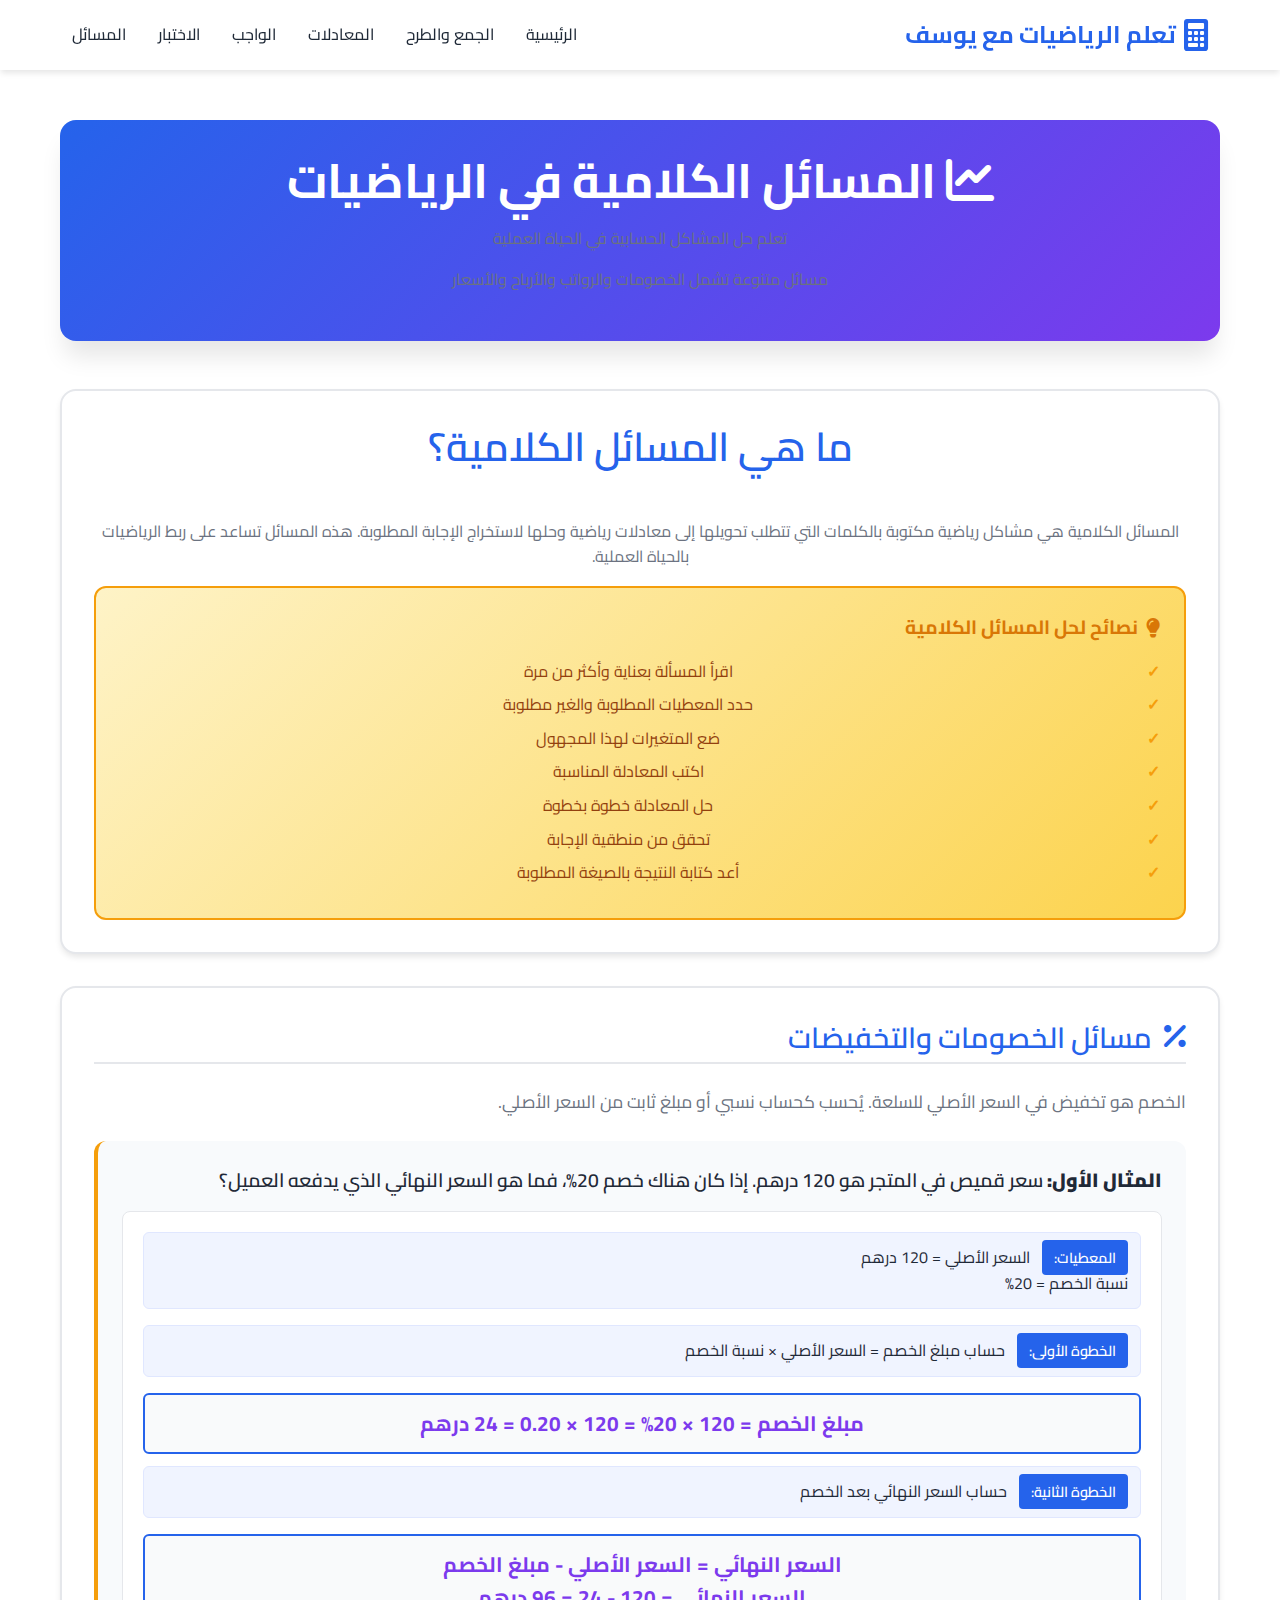
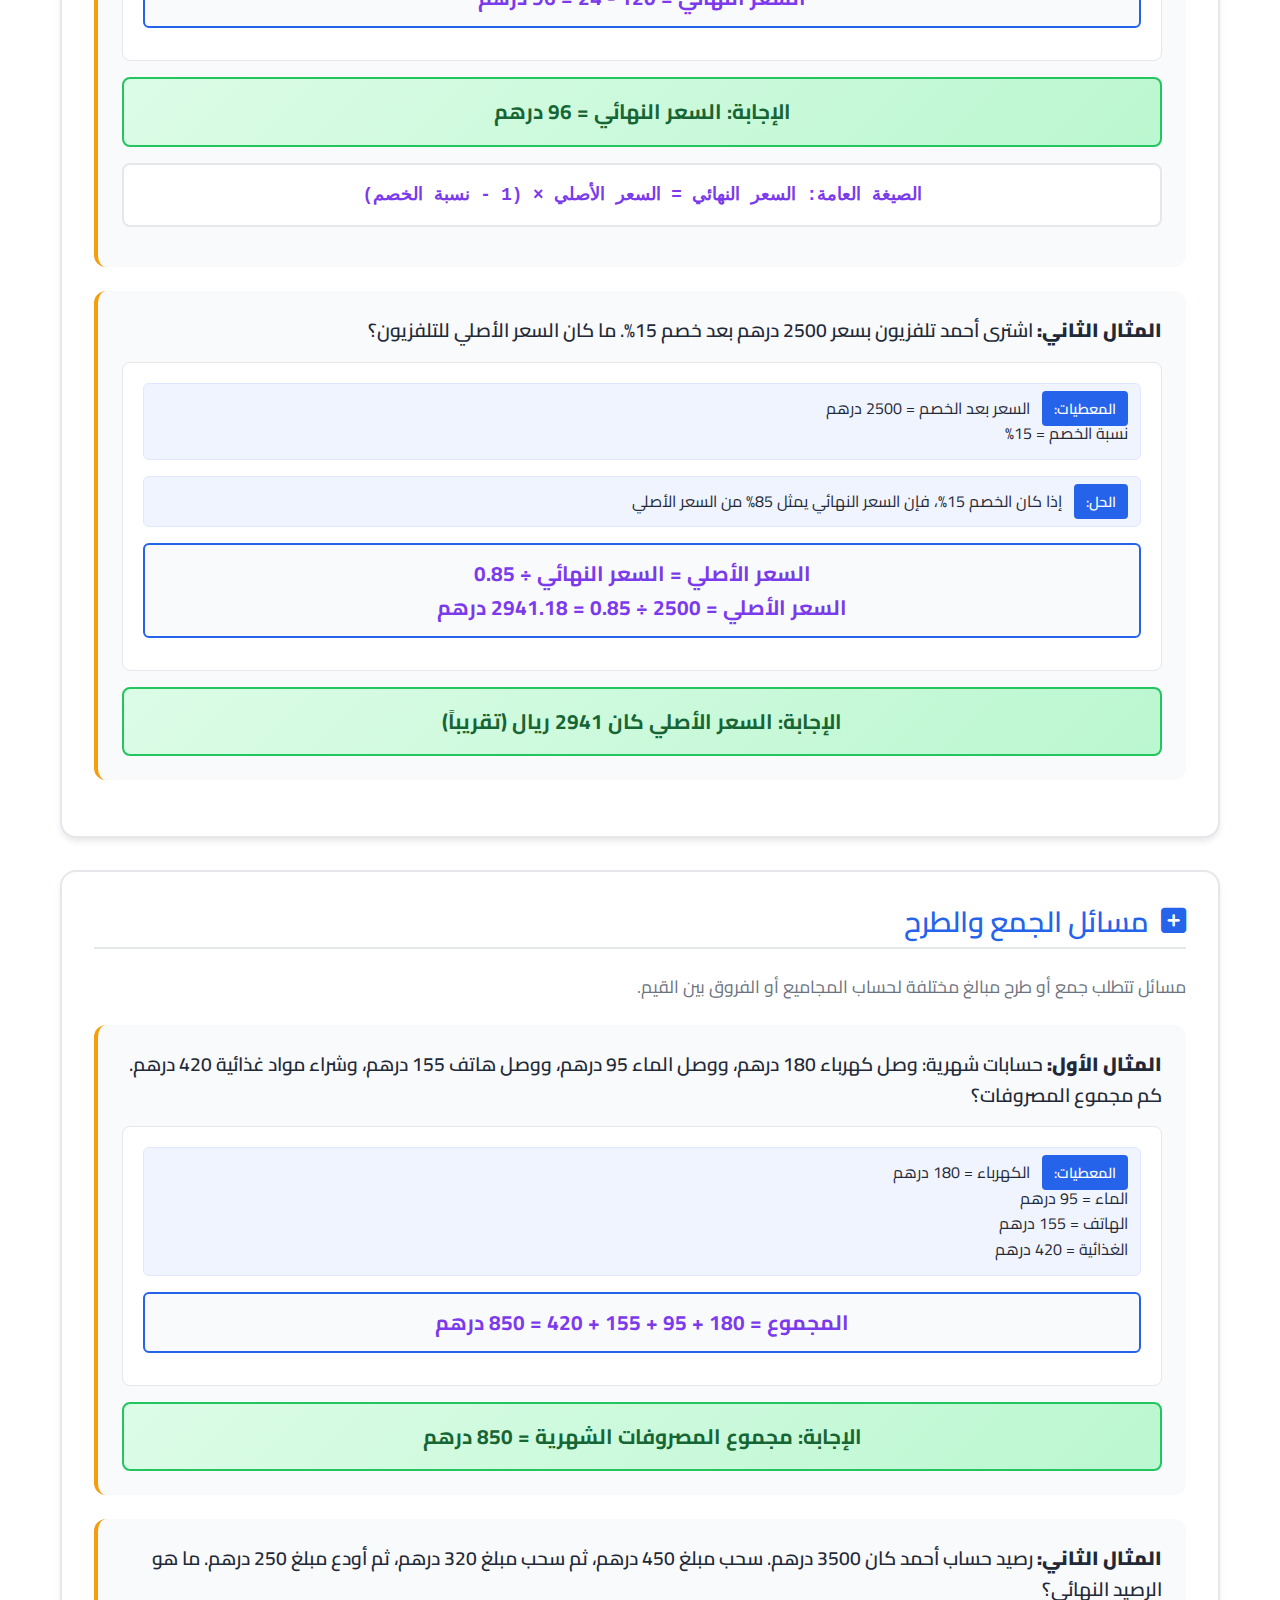
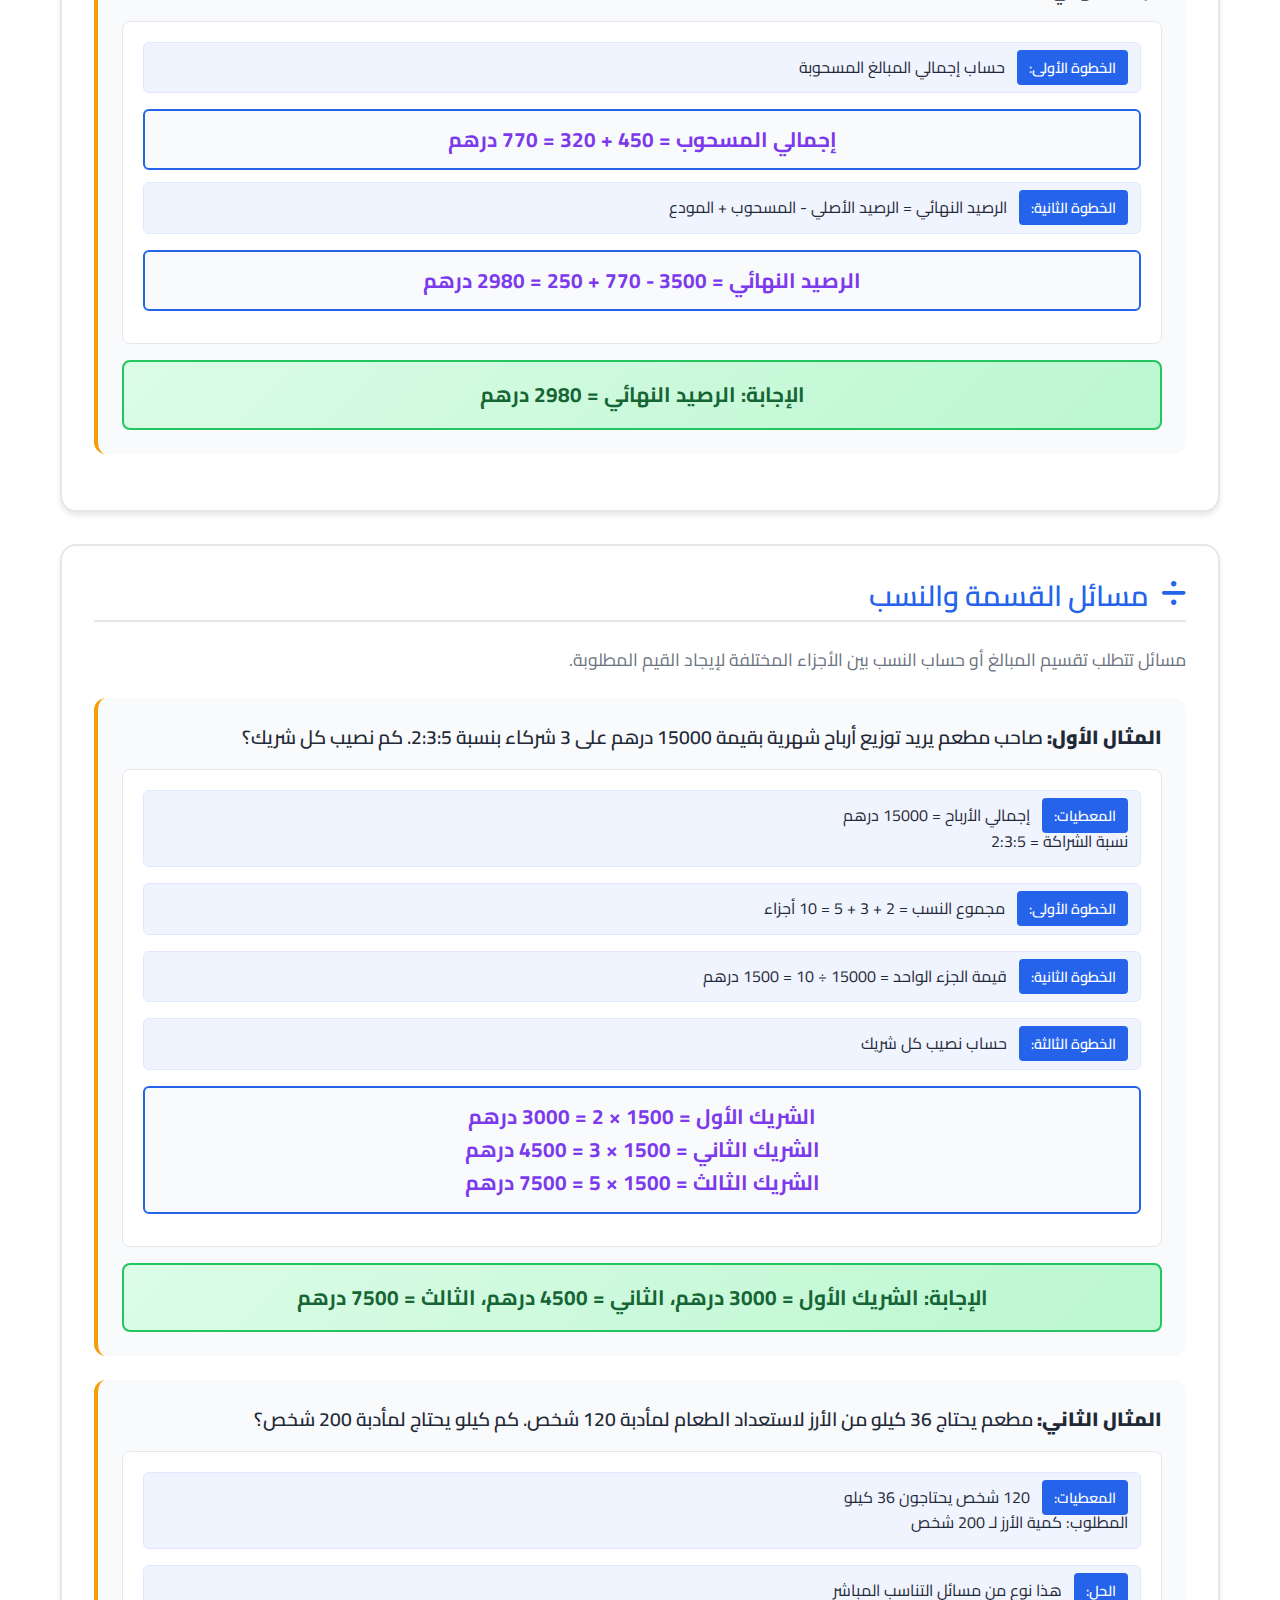
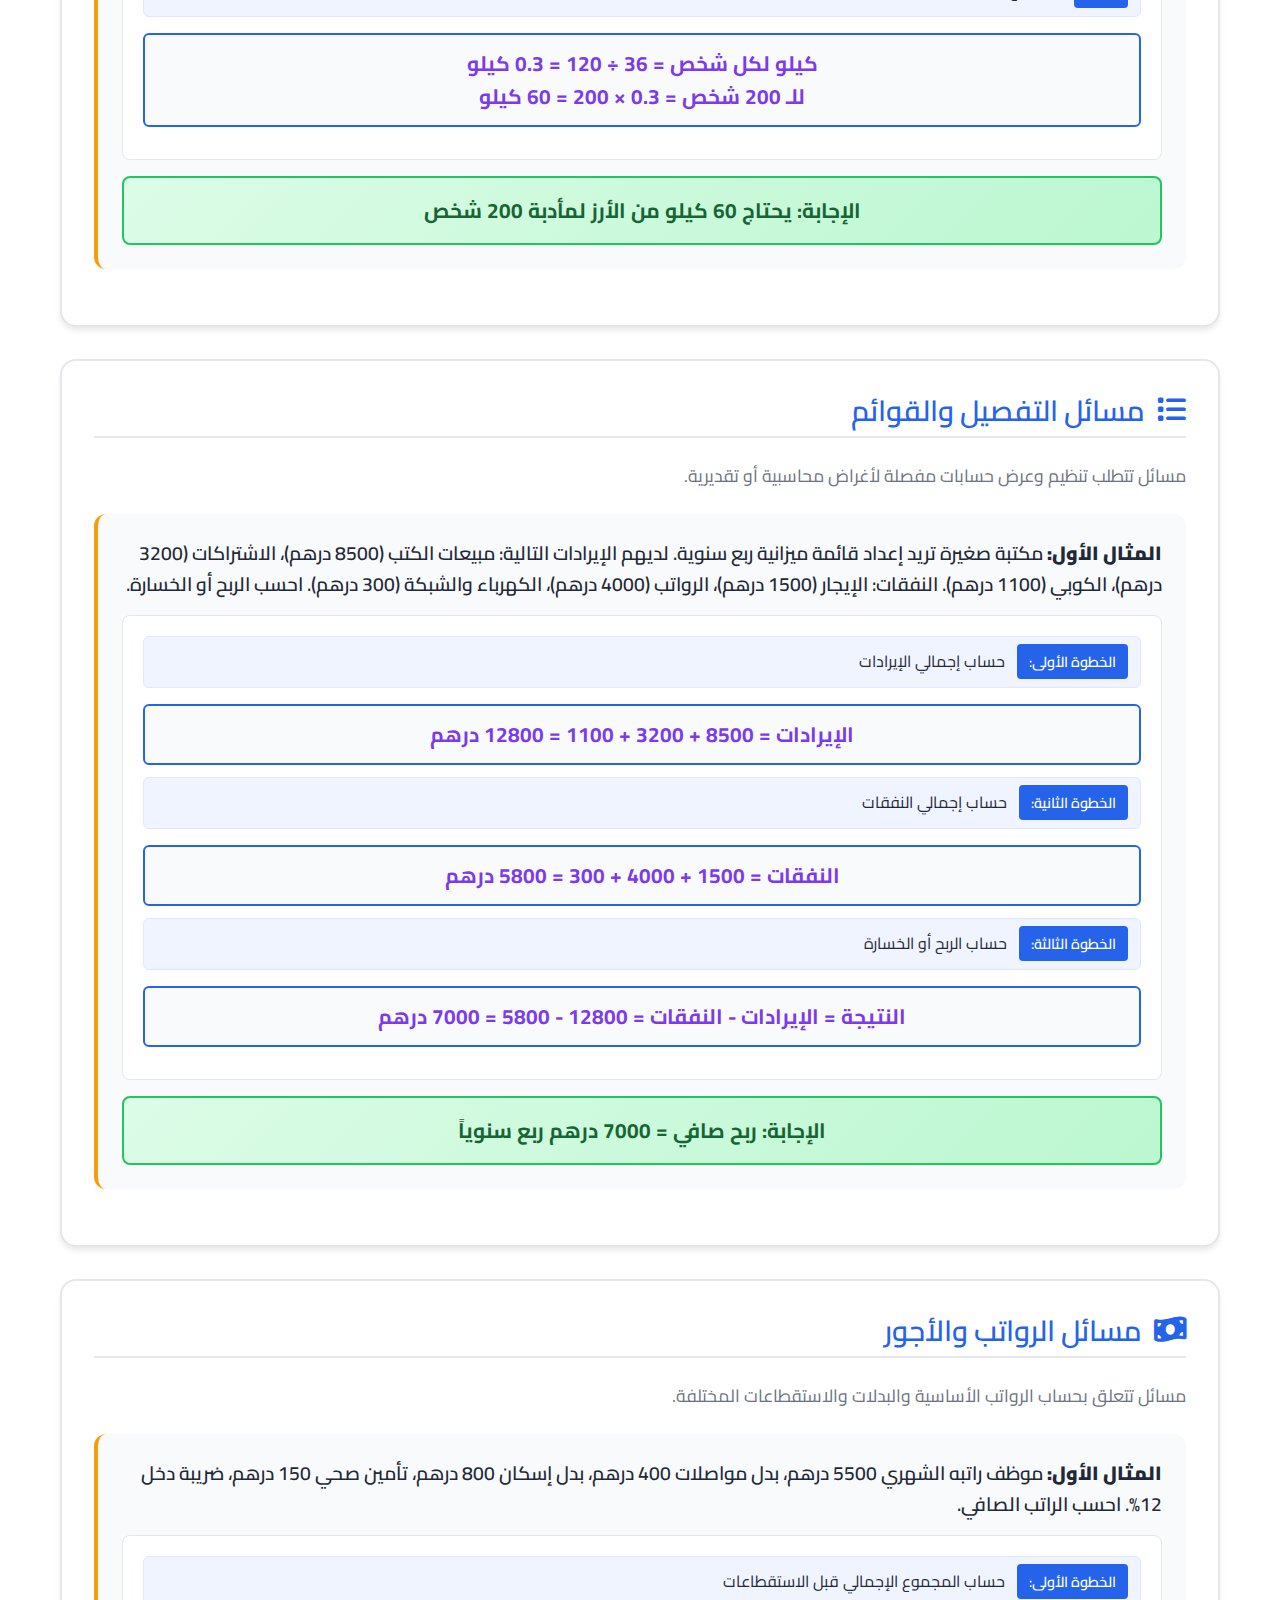
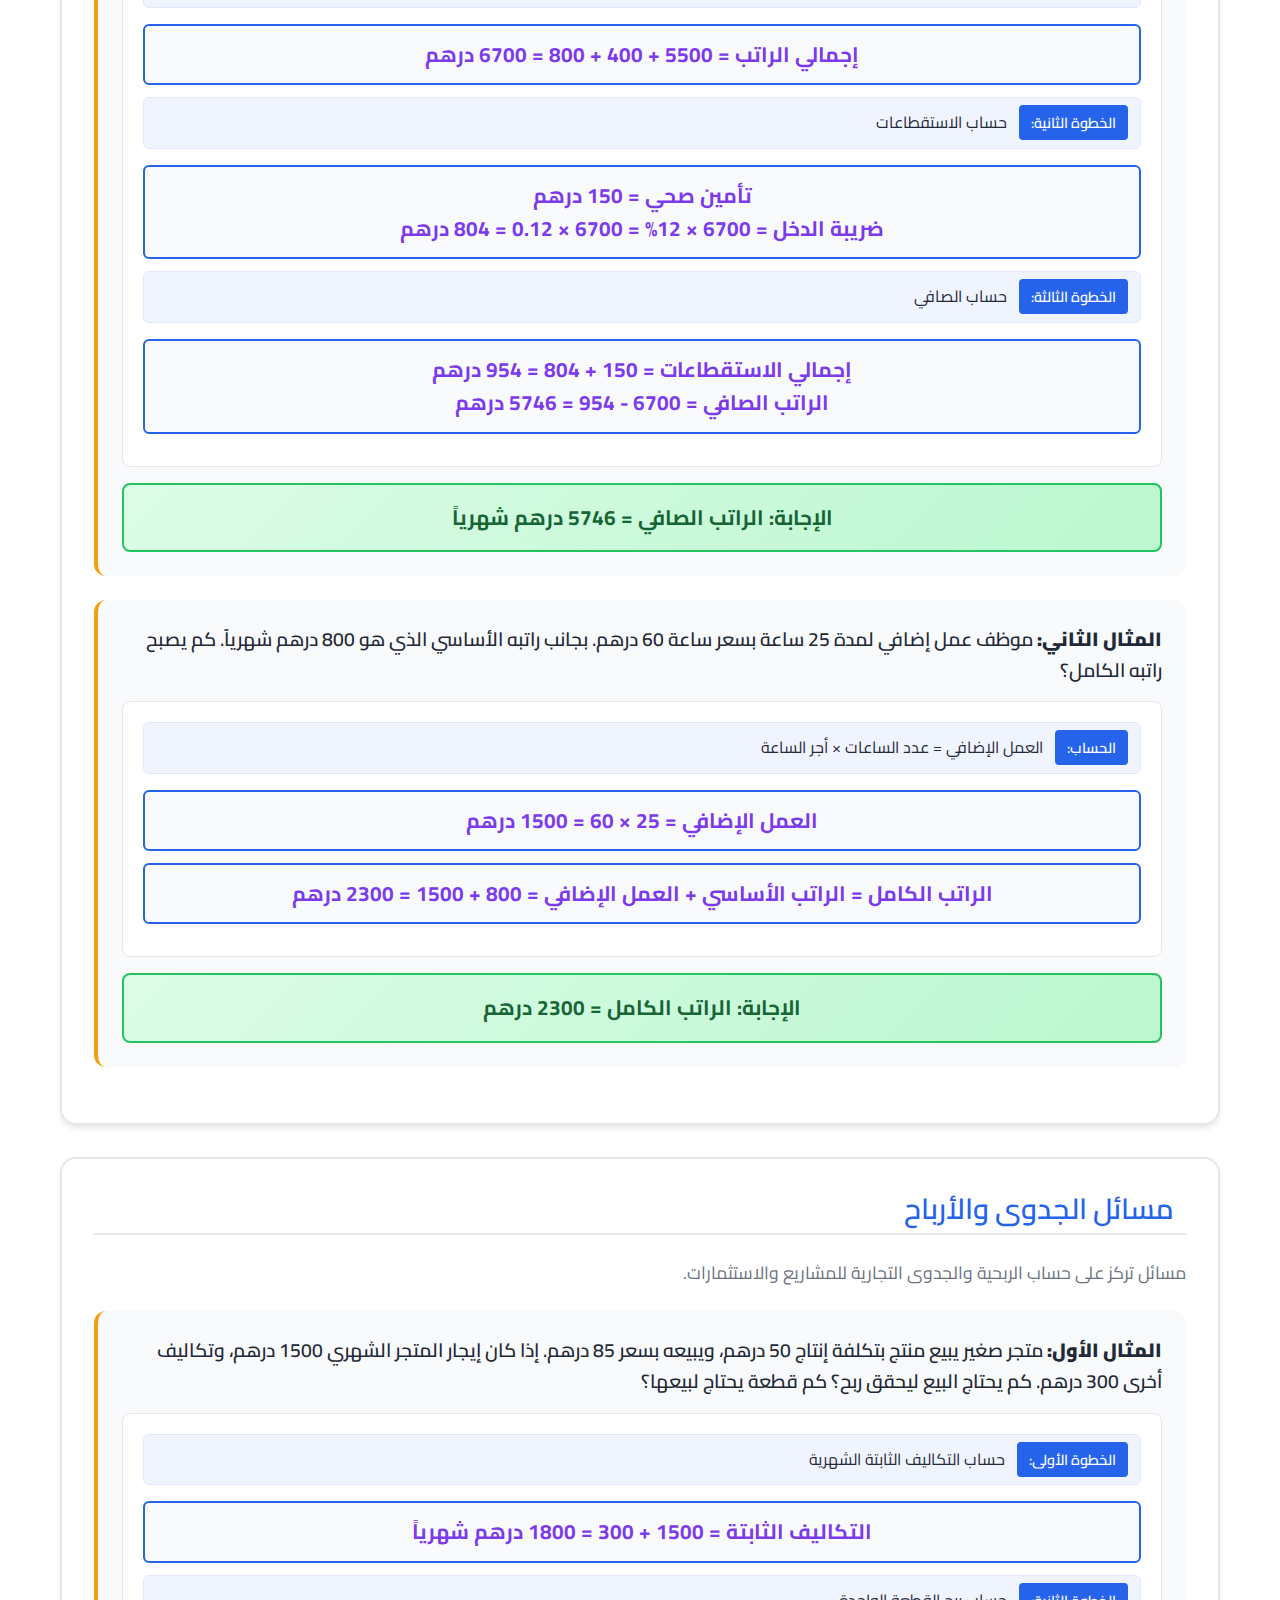
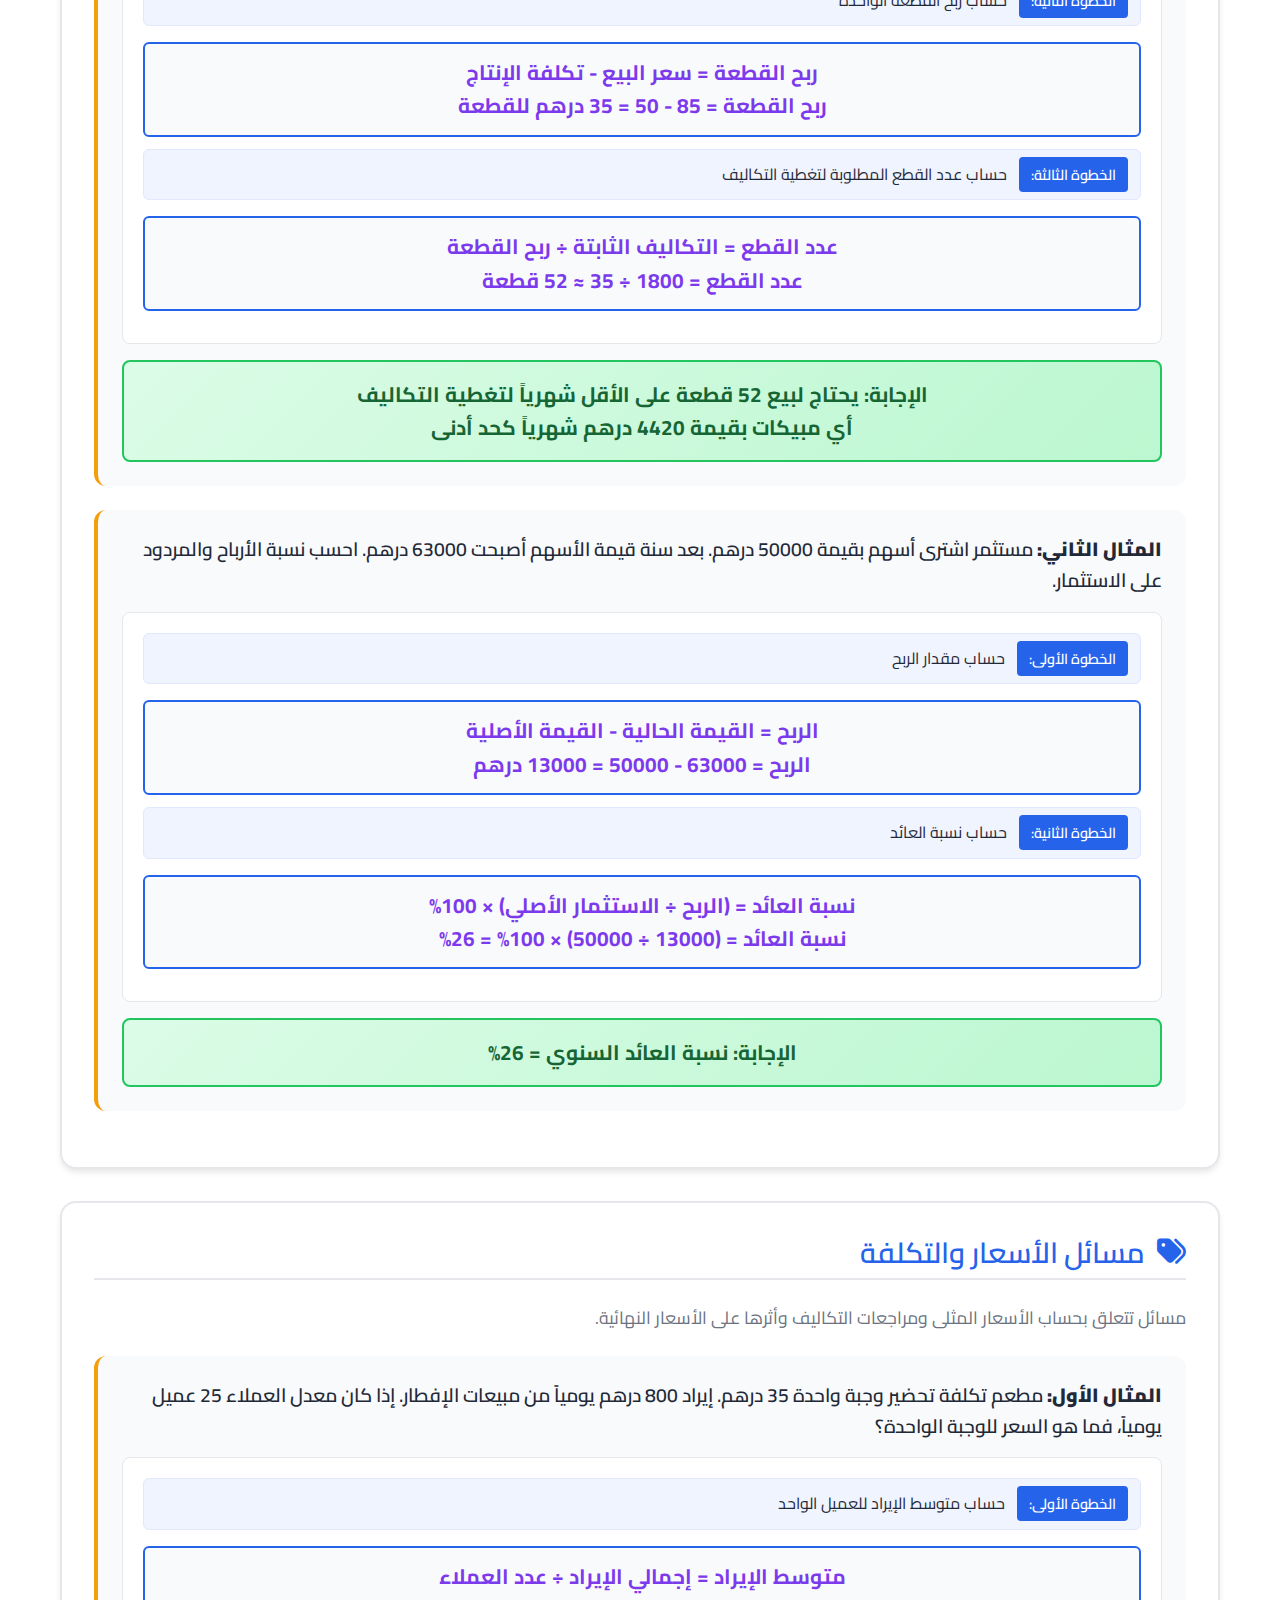
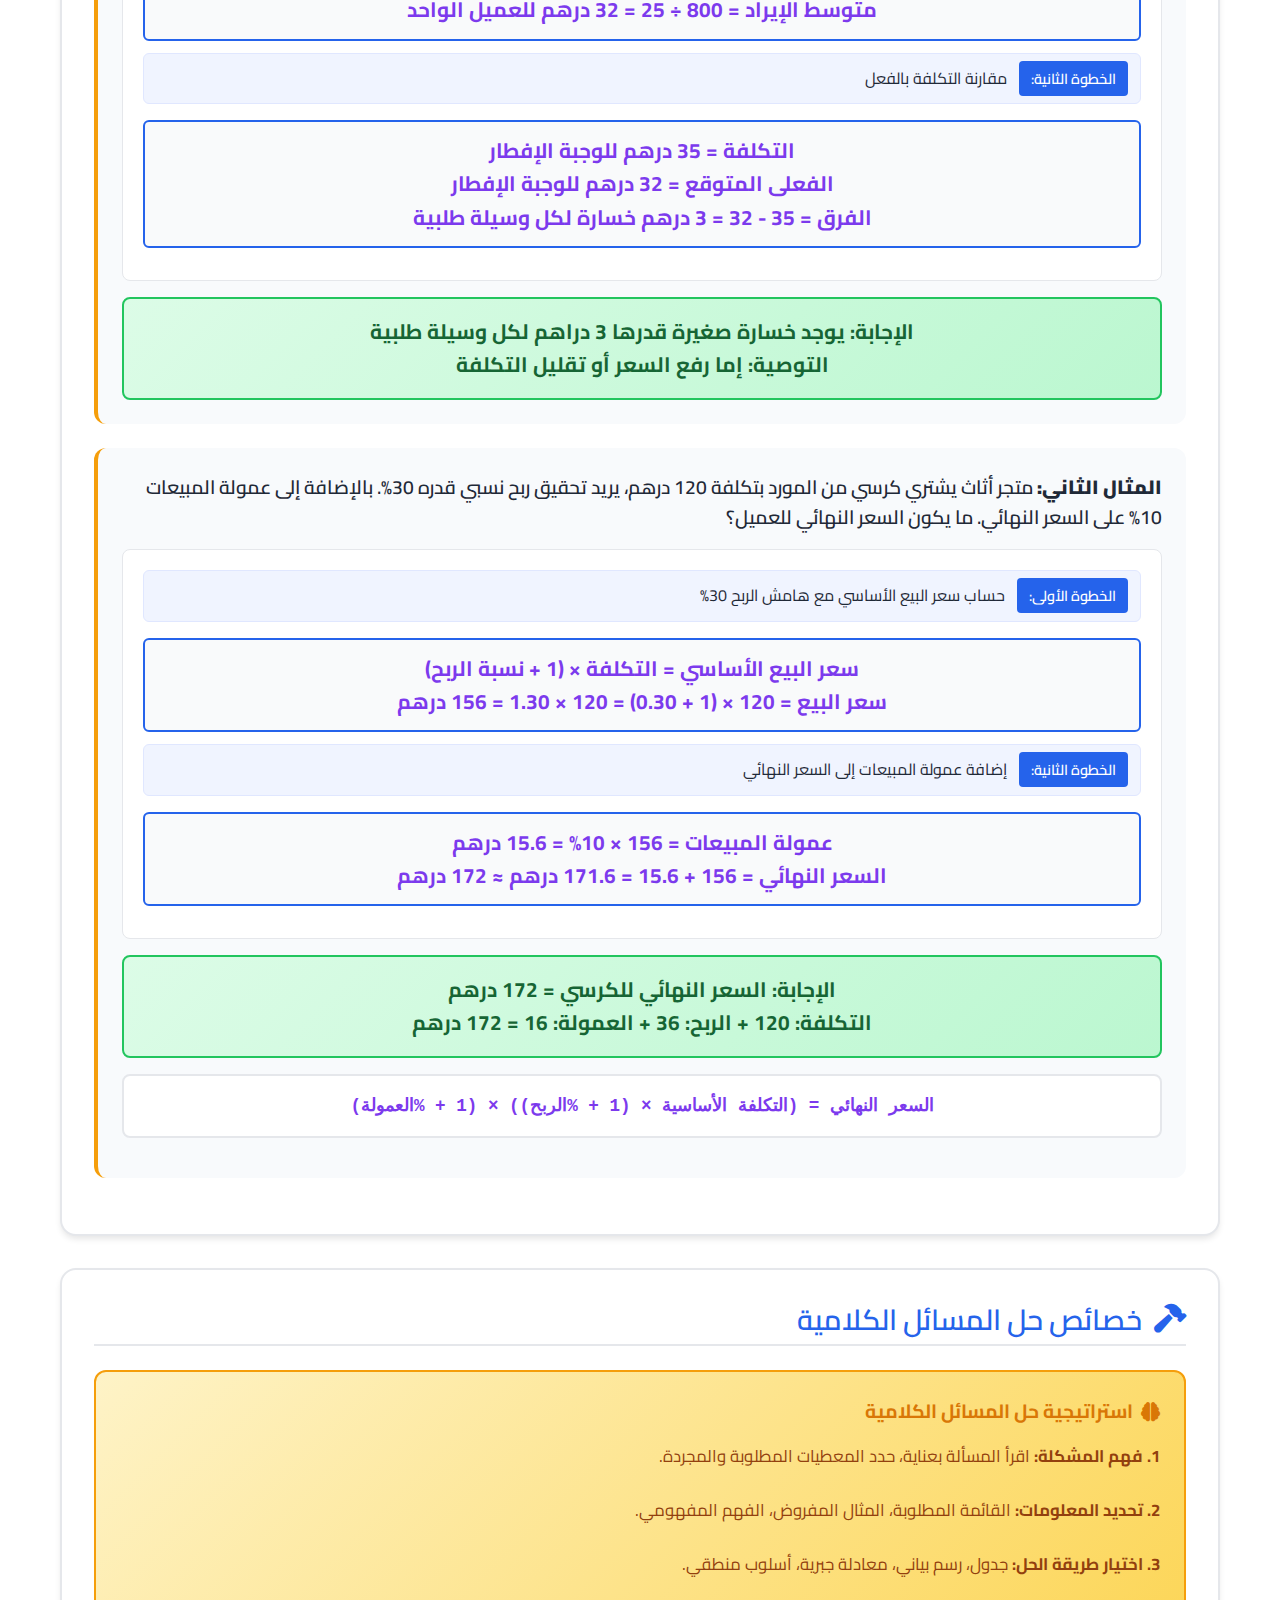
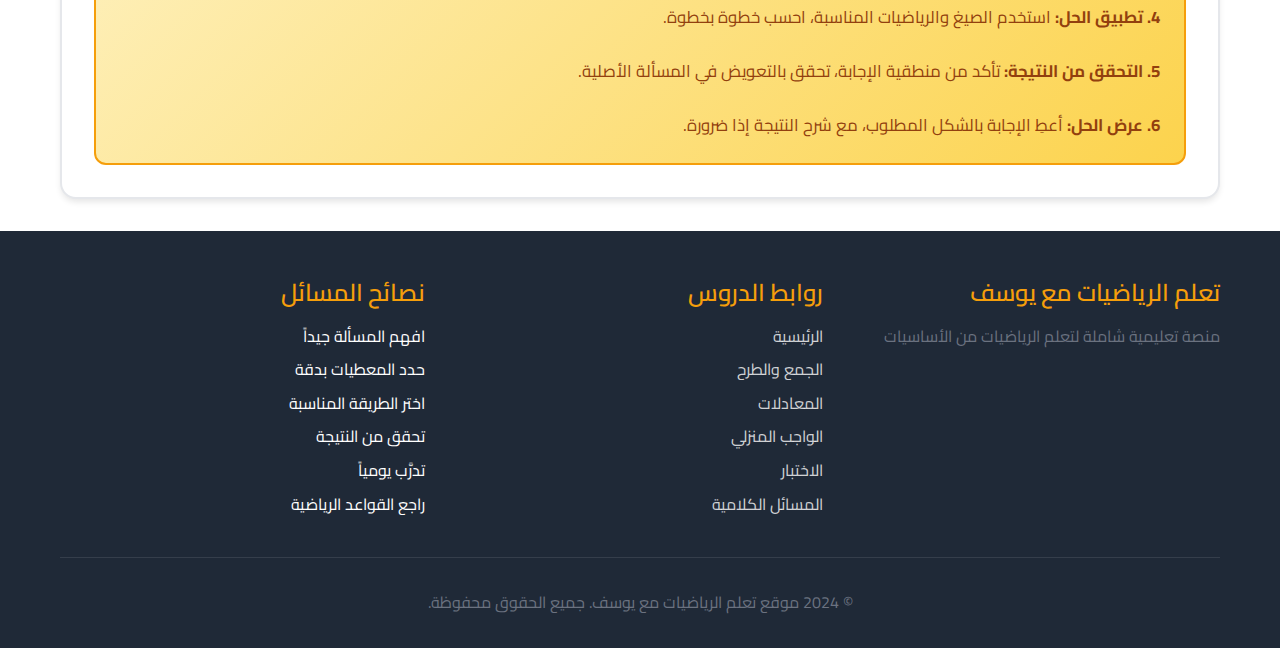
<file: Problem.html>
<!DOCTYPE html>
<html lang="ar" dir="rtl">
<head>
    <meta charset="UTF-8">
    <meta name="viewport" content="width=device-width, initial-scale=1.0">
    <title>مسائل كلامية في الرياضيات - Word Problems in Math</title>
    <link rel="stylesheet" href="styles.css">
    <link href="https://fonts.googleapis.com/css2?family=Cairo:wght@300;400;600;700&display=swap" rel="stylesheet">
    <link rel="stylesheet" href="https://cdnjs.cloudflare.com/ajax/libs/font-awesome/6.0.0/css/all.min.css">
    <style>
        .problem-container {
            max-width: 1200px;
            margin: 120px auto 2rem;
            padding: 0 20px;
        }
        
        .problem-header {
            text-align: center;
            margin-bottom: 3rem;
            background: linear-gradient(135deg, #2563eb, #7c3aed);
            color: white;
            padding: 2rem;
            border-radius: 16px;
            box-shadow: 0 20px 25px -5px rgba(0, 0, 0, 0.1);
        }
        
        .problem-intro {
            background: white;
            border-radius: 16px;
            padding: 2rem;
            box-shadow: 0 4px 6px -1px rgba(0, 0, 0, 0.1);
            margin-bottom: 2rem;
            border: 2px solid #e5e7eb;
            text-align: center;
        }
        
        .category-section {
            background: white;
            border-radius: 16px;
            padding: 2rem;
            box-shadow: 0 4px 6px -1px rgba(0, 0, 0, 0.1);
            margin-bottom: 2rem;
            border: 2px solid #e5e7eb;
        }
        
        .category-title {
            color: var(--primary-color);
            font-size: 1.8rem;
            margin-bottom: 1.5rem;
            display: flex;
            align-items: center;
            gap: 0.75rem;
            padding-bottom: 0.5rem;
            border-bottom: 2px solid var(--border-color);
        }
        
        .category-description {
            color: var(--text-light);
            margin-bottom: 1.5rem;
            font-size: 1.1rem;
            line-height: 1.6;
        }
        
        .problem-example {
            background: #f8fafc;
            border-radius: 12px;
            padding: 1.5rem;
            margin-bottom: 1.5rem;
            border-left: 4px solid var(--accent-color);
        }
        
        .problem-text {
            font-size: 1.2rem;
            font-weight: 600;
            color: var(--text-color);
            margin-bottom: 1rem;
            line-height: 1.6;
        }
        
        .solution-steps {
            background: white;
            border-radius: 8px;
            padding: 1.25rem;
            margin-top: 1rem;
            border: 1px solid var(--border-color);
        }
        
        .solution-step {
            margin-bottom: 1rem;
            padding: 0.75rem;
            background: #f0f4ff;
            border-radius: 6px;
            border: 1px solid #e0e7ff;
        }
        
        .step-label {
            background: var(--primary-color);
            color: white;
            padding: 0.25rem 0.75rem;
            border-radius: 4px;
            font-weight: 600;
            margin-left: 0.5rem;
            font-size: 0.9rem;
        }
        
        .calculation-formula {
            font-size: 1.3rem;
            font-weight: 700;
            color: var(--secondary-color);
            text-align: center;
            margin: 0.75rem 0;
            padding: 0.75rem;
            background: #f9fafb;
            border-radius: 6px;
            border: 2px solid var(--primary-color);
        }
        
        .final-answer {
            background: linear-gradient(135deg, #dcfce7, #bbf7d0);
            color: #166534;
            border: 2px solid #22c55e;
            border-radius: 8px;
            padding: 1rem;
            text-align: center;
            margin-top: 1rem;
            font-size: 1.3rem;
            font-weight: 700;
        }
        
        .tips-section {
            background: linear-gradient(135deg, #fef3c7, #fcd34d);
            border: 2px solid #f59e0b;
            border-radius: 12px;
            padding: 1.5rem;
            margin-top: 1rem;
        }
        
        .tips-title {
            color: #d97706;
            font-weight: 700;
            font-size: 1.2rem;
            margin-bottom: 1rem;
            display: flex;
            align-items: center;
            gap: 0.5rem;
        }
        
        .tips-list {
            color: #92400e;
            list-style: none;
            padding: 0;
        }
        
        .tips-list li {
            margin-bottom: 0.5rem;
                    margin-bottom: 0.5rem;
            padding-right: 1.5rem;
            position: relative;
        }
        
        .tips-list li:before {
            content: "✓";
            color: var(--accent-color);
            font-weight: bold;
            position: absolute;
            right: 0;
        }
        
        .formula-card {
            background: white;
            border: 2px solid var(--border-color);
            border-radius: 8px;
            padding: 1rem;
            margin: 1rem 0;
            text-align: center;
        }
        
        .formula-text {
            font-family: 'Courier New', monospace;
            font-size: 1.1rem;
            color: var(--secondary-color);
            font-weight: 600;
        }
        
        @media (max-width: 768px) {
            .problem-container {
                margin: 100px auto 2rem;
                padding: 0 15px;
            }
            
            .problem-text {
                font-size: 1.1rem;
            }
            
            .calculation-formula {
                font-size: 1.1rem;
            }
            
            .category-title {
                font-size: 1.5rem;
            }
        }
    </style>
</head>
<body>
    <!-- Header -->
    <header class="header">
        <nav class="nav">
            <div class="nav-brand">
                <i class="fas fa-calculator"></i>
                <span>تعلم الرياضيات مع يوسف</span>
            </div>
            <ul class="nav-menu">
                <li><a href="index.html">الرئيسية</a></li>
                <li><a href="Page1.html">الجمع والطرح</a></li>
                <li><a href="Page2.html">المعادلات</a></li>
                <li><a href="HomeWork.html">الواجب</a></li>
                <li><a href="Quiz1.html">الاختبار</a></li>
                <li><a href="Problem.html">المسائل</a></li>
            </ul>
            <div class="nav-toggle">
                <span></span>
                <span></span>
                <span></span>
            </div>
        </nav>
    </header>

    <main>
        <div class="problem-container">
            <div class="problem-header">
                <h1><i class="fas fa-chart-line"></i> المسائل الكلامية في الرياضيات</h1>
                <p>تعلم حل المشاكل الحسابية في الحياة العملية</p>
                <p>مسائل متنوعة تشمل الخصومات والرواتب والأرباح والأسعار</p>
            </div>

            <div class="problem-intro">
                <h2>ما هي المسائل الكلامية؟</h2>
                <p>المسائل الكلامية هي مشاكل رياضية مكتوبة بالكلمات التي تتطلب تحويلها إلى معادلات رياضية وحلها لاستخراج الإجابة المطلوبة. هذه المسائل تساعد على ربط الرياضيات بالحياة العملية.</p>
                
                <div class="tips-section">
                    <div class="tips-title">
                        <i class="fas fa-lightbulb"></i>
                        نصائح لحل المسائل الكلامية
                    </div>
                    <ul class="tips-list">
                        <li>اقرأ المسألة بعناية وأكثر من مرة</li>
                        <li>حدد المعطيات المطلوبة والغير مطلوبة</li>
                        <li>ضع المتغيرات لهذا المجهول</li>
                        <li>اكتب المعادلة المناسبة</li>
                        <li>حل المعادلة خطوة بخطوة</li>
                        <li>تحقق من منطقية الإجابة</li>
                        <li>أعد كتابة النتيجة بالصيغة المطلوبة</li>
                    </ul>
                </div>
            </div>

            <!-- الخصومات -->
            <div class="category-section">
                <h2 class="category-title">
                    <i class="fas fa-percentage"></i>
                    مسائل الخصومات والتخفيضات
                </h2>
                
                <div class="category-description">
                    الخصم هو تخفيض في السعر الأصلي للسلعة. يُحسب كحساب نسبي أو مبلغ ثابت من السعر الأصلي.
                </div>

                <div class="problem-example">
                    <div class="problem-text">
                        <strong>المثال الأول:</strong> سعر قميص في المتجر هو 120 درهم. إذا كان هناك خصم 20%، فما هو السعر النهائي الذي يدفعه العميل؟
                    </div>
                    
                    <div class="solution-steps">
                        <div class="solution-step">
                            <span class="step-label">المعطيات:</span>
                            السعر الأصلي = 120 درهم<br>
                            نسبة الخصم = 20%
                        </div>
                        
                        <div class="solution-step">
                            <span class="step-label">الخطوة الأولى:</span>
                            حساب مبلغ الخصم = السعر الأصلي × نسبة الخصم
                        </div>
                        
                        <div class="calculation-formula">
                            مبلغ الخصم = 120 × 20% = 120 × 0.20 = 24 درهم
                        </div>
                        
                        <div class="solution-step">
                            <span class="step-label">الخطوة الثانية:</span>
                            حساب السعر النهائي بعد الخصم
                        </div>
                        
                        <div class="calculation-formula">
                            السعر النهائي = السعر الأصلي - مبلغ الخصم<br>
                            السعر النهائي = 120 - 24 = 96 درهم
                        </div>
                    </div>
                    
                    <div class="final-answer">
                        الإجابة: السعر النهائي = 96 درهم
                    </div>
                    
                    <div class="formula-card">
                        <div class="formula-text">الصيغة العامة: السعر النهائي = السعر الأصلي × (1 - نسبة الخصم)</div>
                    </div>
                </div>

                <div class="problem-example">
                    <div class="problem-text">
                        <strong>المثال الثاني:</strong> اشترى أحمد تلفزيون بسعر 2500 درهم بعد خصم 15%. ما كان السعر الأصلي للتلفزيون؟
                    </div>
                    
                    <div class="solution-steps">
                        <div class="solution-step">
                            <span class="step-label">المعطيات:</span>
                            السعر بعد الخصم = 2500 درهم<br>
                            نسبة الخصم = 15%
                        </div>
                        
                        <div class="solution-step">
                            <span class="step-label">الحل:</span>
                            إذا كان الخصم 15%، فإن السعر النهائي يمثل 85% من السعر الأصلي
                        </div>
                        
                        <div class="calculation-formula">
                            السعر الأصلي = السعر النهائي ÷ 0.85<br>
                            السعر الأصلي = 2500 ÷ 0.85 = 2941.18 درهم
                        </div>
                    </div>
                    
                    <div class="final-answer">
                        الإجابة: السعر الأصلي كان 2941 ريال (تقريباً)
                    </div>
                </div>
            </div>

            <!-- الجمع والطرح -->
            <div class="category-section">
                <h2 class="category-title">
                    <i class="fas fa-plus-square"></i>
                    مسائل الجمع والطرح
                </h2>
                
                <div class="category-description">
                    مسائل تتطلب جمع أو طرح مبالغ مختلفة لحساب المجاميع أو الفروق بين القيم.
                </div>

                <div class="problem-example">
                    <div class="problem-text">
                        <strong>المثال الأول:</strong> حسابات شهرية: وصل كهرباء 180 درهم، ووصل الماء 95 درهم، ووصل هاتف 155 درهم، وشراء مواد غذائية 420 درهم. كم مجموع المصروفات؟
                    </div>
                    
                    <div class="solution-steps">
                        <div class="solution-step">
                            <span class="step-label">المعطيات:</span>
                            الكهرباء = 180 درهم<br>
                            الماء = 95 درهم<br>
                            الهاتف = 155 درهم<br>
                            الغذائية = 420 درهم
                        </div>
                        
                        <div class="calculation-formula">
                            المجموع = 180 + 95 + 155 + 420 = 850 درهم
                        </div>
                    </div>
                    
                    <div class="final-answer">
                        الإجابة: مجموع المصروفات الشهرية = 850 درهم
                    </div>
                </div>

                <div class="problem-example">
                    <div class="problem-text">
                        <strong>المثال الثاني:</strong> رصيد حساب أحمد كان 3500 درهم. سحب مبلغ 450 درهم، ثم سحب مبلغ 320 درهم، ثم أودع مبلغ 250 درهم. ما هو الرصيد النهائي؟
                    </div>
                    
                    <div class="solution-steps">
                        <div class="solution-step">
                            <span class="step-label">الخطوة الأولى:</span>
                            حساب إجمالي المبالغ المسحوبة
                        </div>
                        
                        <div class="calculation-formula">
                            إجمالي المسحوب = 450 + 320 = 770 درهم
                        </div>
                        
                        <div class="solution-step">
                            <span class="step-label">الخطوة الثانية:</span>
                            الرصيد النهائي = الرصيد الأصلي - المسحوب + المودع
                        </div>
                        
                        <div class="calculation-formula">
                            الرصيد النهائي = 3500 - 770 + 250 = 2980 درهم
                        </div>
                    </div>
                    
                    <div class="final-answer">
                        الإجابة: الرصيد النهائي = 2980 درهم
                    </div>
                </div>
            </div>

            <!-- القسمة والنسب -->
            <div class="category-section">
                <h2 class="category-title">
                    <i class="fas fa-divide"></i>
                    مسائل القسمة والنسب
                </h2>
                
                <div class="category-description">
                    مسائل تتطلب تقسيم المبالغ أو حساب النسب بين الأجزاء المختلفة لإيجاد القيم المطلوبة.
                </div>

                <div class="problem-example">
                    <div class="problem-text">
                        <strong>المثال الأول:</strong> صاحب مطعم يريد توزيع أرباح شهرية بقيمة 15000 درهم على 3 شركاء بنسبة 2:3:5. كم نصيب كل شريك؟
                    </div>
                    
                    <div class="solution-steps">
                        <div class="solution-step">
                            <span class="step-label">المعطيات:</span>
                            إجمالي الأرباح = 15000 درهم<br>
                            نسبة الشراكة = 2:3:5
                        </div>
                        
                        <div class="solution-step">
                            <span class="step-label">الخطوة الأولى:</span>
                            مجموع النسب = 2 + 3 + 5 = 10 أجزاء
                        </div>
                        
                        <div class="solution-step">
                            <span class="step-label">الخطوة الثانية:</span>
                            قيمة الجزء الواحد = 15000 ÷ 10 = 1500 درهم
                        </div>
                        
                        <div class="solution-step">
                            <span class="step-label">الخطوة الثالثة:</span>
                            حساب نصيب كل شريك
                        </div>
                        
                        <div class="calculation-formula">
                            الشريك الأول = 1500 × 2 = 3000 درهم<br>
                            الشريك الثاني = 1500 × 3 = 4500 درهم<br>
                            الشريك الثالث = 1500 × 5 = 7500 درهم
                        </div>
                    </div>
                    
                    <div class="final-answer">
                        الإجابة: الشريك الأول = 3000 درهم، الثاني = 4500 درهم، الثالث = 7500 درهم
                    </div>
                </div>

                <div class="problem-example">
                    <div class="problem-text">
                        <strong>المثال الثاني:</strong> مطعم يحتاج 36 كيلو من الأرز لاستعداد الطعام لمأدبة 120 شخص. كم كيلو يحتاج لمأدبة 200 شخص؟
                    </div>
                    
                    <div class="solution-steps">
                        <div class="solution-step">
                            <span class="step-label">المعطيات:</span>
                            120 شخص يحتاجون 36 كيلو<br>
                            المطلوب: كمية الأرز لـ 200 شخص
                        </div>
                        
                        <div class="solution-step">
                            <span class="step-label">الحل:</span>
                            هذا نوع من مسائل التناسب المباشر
                        </div>
                        
                        <div class="calculation-formula">
                            كيلو لكل شخص = 36 ÷ 120 = 0.3 كيلو<br>
                            للـ 200 شخص = 0.3 × 200 = 60 كيلو
                        </div>
                    </div>
                    
                    <div class="final-answer">
                        الإجابة: يحتاج 60 كيلو من الأرز لمأدبة 200 شخص
                    </div>
                </div>
            </div>

            <!-- القوائم والتفصيل -->
            <div class="category-section">
                <h2 class="category-title">
                    <i class="fas fa-list"></i>
                    مسائل التفصيل والقوائم
                </h2>
                
                <div class="category-description">
                    مسائل تتطلب تنظيم وعرض حسابات مفصلة لأغراض محاسبية أو تقديرية.
                </div>

                <div class="problem-example">
                    <div class="problem-text">
                        <strong>المثال الأول:</strong> مكتبة صغيرة تريد إعداد قائمة ميزانية ربع سنوية. لديهم الإيرادات التالية: مبيعات الكتب (8500 درهم)، الاشتراكات (3200 درهم)، الكوبي (1100 درهم). النفقات: الإيجار (1500 درهم)، الرواتب (4000 درهم)، الكهرباء والشبكة (300 درهم). احسب الربح أو الخسارة.
                    </div>
                    
                    <div class="solution-steps">
                        <div class="solution-step">
                            <span class="step-label">الخطوة الأولى:</span>
                            حساب إجمالي الإيرادات
                        </div>
                        
                        <div class="calculation-formula">
                            الإيرادات = 8500 + 3200 + 1100 = 12800 درهم
                        </div>
                        
                        <div class="solution-step">
                            <span class="step-label">الخطوة الثانية:</span>
                            حساب إجمالي النفقات
                        </div>
                        
                        <div class="calculation-formula">
                            النفقات = 1500 + 4000 + 300 = 5800 درهم
                        </div>
                        
                        <div class="solution-step">
                            <span class="step-label">الخطوة الثالثة:</span>
                            حساب الربح أو الخسارة
                        </div>
                        
                        <div class="calculation-formula">
                            النتيجة = الإيرادات - النفقات = 12800 - 5800 = 7000 درهم
                        </div>
                    </div>
                    
                    <div class="final-answer">
                        الإجابة: ربح صافي = 7000 درهم ربع سنوياً
                    </div>
                </div>
            </div>

            <!-- الرواتب -->
            <div class="category-section">
                <h2 class="category-title">
                    <i class="fas fa-money-bill-wave"></i>
                    مسائل الرواتب والأجور
                </h2>
                
                <div class="category-description">
                    مسائل تتعلق بحساب الرواتب الأساسية والبدلات والاستقطاعات المختلفة.
                </div>

                <div class="problem-example">
                    <div class="problem-text">
                        <strong>المثال الأول:</strong> موظف راتبه الشهري 5500 درهم، بدل مواصلات 400 درهم، بدل إسكان 800 درهم، تأمين صحي 150 درهم، ضريبة دخل 12%. احسب الراتب الصافي.
                    </div>
                    
                    <div class="solution-steps">
                        <div class="solution-step">
                            <span class="step-label">الخطوة الأولى:</span>
                            حساب المجموع الإجمالي قبل الاستقطاعات
                        </div>
                        
                        <div class="calculation-formula">
                            إجمالي الراتب = 5500 + 400 + 800 = 6700 درهم
                        </div>
                        
                        <div class="solution-step">
                            <span class="step-label">الخطوة الثانية:</span>
                            حساب الاستقطاعات
                        </div>
                        
                        <div class="calculation-formula">
                            تأمين صحي = 150 درهم<br>
                            ضريبة الدخل = 6700 × 12% = 6700 × 0.12 = 804 درهم
                        </div>
                        
                        <div class="solution-step">
                            <span class="step-label">الخطوة الثالثة:</span>
                            حساب الصافي
                        </div>
                        
                        <div class="calculation-formula">
                            إجمالي الاستقطاعات = 150 + 804 = 954 درهم<br>
                            الراتب الصافي = 6700 - 954 = 5746 درهم
                        </div>
                    </div>
                    
                    <div class="final-answer">
                        الإجابة: الراتب الصافي = 5746 درهم شهرياً
                    </div>
                </div>

                <div class="problem-example">
                    <div class="problem-text">
                        <strong>المثال الثاني:</strong> موظف عمل إضافي لمدة 25 ساعة بسعر ساعة 60 درهم. بجانب راتبه الأساسي الذي هو 800 درهم شهرياً. كم يصبح راتبه الكامل؟
                    </div>
                    
                    <div class="solution-steps">
                        <div class="solution-step">
                            <span class="step-label">الحساب:</span>
                            العمل الإضافي = عدد الساعات × أجر الساعة
                        </div>
                        
                        <div class="calculation-formula">
                            العمل الإضافي = 25 × 60 = 1500 درهم
                        </div>
                        
                        <div class="calculation-formula">
                            الراتب الكامل = الراتب الأساسي + العمل الإضافي = 800 + 1500 = 2300 درهم
                        </div>
                    </div>
                    
                    <div class="final-answer">
                        الإجابة: الراتب الكامل = 2300 درهم
                    </div>
                </div>
            </div>

            <!-- الجدوى والأرباح -->
            <div class="category-section">
                <h2 class="category-title">
                    <i class="fas fa-chart-profit"></i>
                    مسائل الجدوى والأرباح
                </h2>
                
                <div class="category-description">
                    مسائل تركز على حساب الربحية والجدوى التجارية للمشاريع والاستثمارات.
                </div>

                <div class="problem-example">
                    <div class="problem-text">
                        <strong>المثال الأول:</strong> متجر صغير يبيع منتج بتكلفة إنتاج 50 درهم، ويبيعه بسعر 85 درهم. إذا كان إيجار المتجر الشهري 1500 درهم، وتكاليف أخرى 300 درهم. كم يحتاج البيع ليحقق ربح؟ كم قطعة يحتاج لبيعها؟
                    </div>
                    
                    <div class="solution-steps">
                        <div class="solution-step">
                            <span class="step-label">الخطوة الأولى:</span>
                            حساب التكاليف الثابتة الشهرية
                        </div>
                        
                        <div class="calculation-formula">
                            التكاليف الثابتة = 1500 + 300 = 1800 درهم شهرياً
                        </div>
                        
                        <div class="solution-step">
                            <span class="step-label">الخطوة الثانية:</span>
                            حساب ربح القطعة الواحدة
                        </div>
                        
                        <div class="calculation-formula">
                            ربح القطعة = سعر البيع - تكلفة الإنتاج<br>
                            ربح القطعة = 85 - 50 = 35 درهم للقطعة
                        </div>
                        
                        <div class="solution-step">
                            <span class="step-label">الخطوة الثالثة:</span>
                            حساب عدد القطع المطلوبة لتغطية التكاليف
                        </div>
                        
                        <div class="calculation-formula">
                            عدد القطع = التكاليف الثابتة ÷ ربح القطعة<br>
                            عدد القطع = 1800 ÷ 35 ≈ 52 قطعة
                        </div>
                    </div>
                    
                    <div class="final-answer">
                        الإجابة: يحتاج لبيع 52 قطعة على الأقل شهرياً لتغطية التكاليف<br>
                        أي مبيكات بقيمة 4420 درهم شهرياً كحد أدنى
                    </div>
                </div>

                <div class="problem-example">
                    <div class="problem-text">
                        <strong>المثال الثاني:</strong> مستثمر اشترى أسهم بقيمة 50000 درهم. بعد سنة قيمة الأسهم أصبحت 63000 درهم. احسب نسبة الأرباح والمردود على الاستثمار.
                    </div>
                    
                    <div class="solution-steps">
                        <div class="solution-step">
                            <span class="step-label">الخطوة الأولى:</span>
                            حساب مقدار الربح
                        </div>
                        
                        <div class="calculation-formula">
                            الربح = القيمة الحالية - القيمة الأصلية<br>
                            الربح = 63000 - 50000 = 13000 درهم
                        </div>
                        
                        <div class="solution-step">
                            <span class="step-label">الخطوة الثانية:</span>
                            حساب نسبة العائد
                        </div>
                        
                        <div class="calculation-formula">
                            نسبة العائد = (الربح ÷ الاستثمار الأصلي) × 100%<br>
                            نسبة العائد = (13000 ÷ 50000) × 100% = 26%
                        </div>
                    </div>
                    
                    <div class="final-answer">
                        الإجابة: نسبة العائد السنوي = 26%
                    </div>
                </div>
            </div>

            <!-- الأسعار والتكلفة -->
            <div class="category-section">
                <h2 class="category-title">
                    <i class="fas fa-tags"></i>
                    مسائل الأسعار والتكلفة
                </h2>
                
                <div class="category-description">
                    مسائل تتعلق بحساب الأسعار المثلى ومراجعات التكاليف وأثرها على الأسعار النهائية.
                </div>

                <div class="problem-example">
                    <div class="problem-text">
                        <strong>المثال الأول:</strong> مطعم تكلفة تحضير وجبة واحدة 35 درهم. إيراد 800 درهم يومياً من مبيعات الإفطار. إذا كان معدل العملاء 25 عميل يومياً، فما هو السعر للوجبة الواحدة؟
                    </div>
                    
                    <div class="solution-steps">
                        <div class="solution-step">
                            <span class="step-label">الخطوة الأولى:</span>
                            حساب متوسط الإيراد للعميل الواحد
                        </div>
                        
                        <div class="calculation-formula">
                            متوسط الإيراد = إجمالي الإيراد ÷ عدد العملاء<br>
                            متوسط الإيراد = 800 ÷ 25 = 32 درهم للعميل الواحد
                        </div>
                        
                        <div class="solution-step">
                            <span class="step-label">الخطوة الثانية:</span>
                            مقارنة التكلفة بالفعل
                        </div>
                        
                        <div class="calculation-formula">
                            التكلفة = 35 درهم للوجبة الإفطار<br>
                            الفعلى المتوقع = 32 درهم للوجبة الإفطار<br>
                            الفرق = 35 - 32 = 3 درهم خسارة لكل وسيلة طلبية
                        </div>
                    </div>
                    
                    <div class="final-answer">
                        الإجابة: يوجد خسارة صغيرة قدرها 3 دراهم لكل وسيلة طلبية<br>
                        التوصية: إما رفع السعر أو تقليل التكلفة
                    </div>
                </div>

                <div class="problem-example">
                    <div class="problem-text">
                        <strong>المثال الثاني:</strong> متجر أثاث يشتري كرسي من المورد بتكلفة 120 درهم، يريد تحقيق ربح نسبي قدره 30%. بالإضافة إلى عمولة المبيعات 10% على السعر النهائي. ما يكون السعر النهائي للعميل؟
                    </div>
                    
                    <div class="solution-steps">
                        <div class="solution-step">
                            <span class="step-label">الخطوة الأولى:</span>
                            حساب سعر البيع الأساسي مع هامش الربح 30%
                        </div>
                        
                        <div class="calculation-formula">
                            سعر البيع الأساسي = التكلفة × (1 + نسبة الربح)<br>
                            سعر البيع = 120 × (1 + 0.30) = 120 × 1.30 = 156 درهم
                        </div>
                        
                        <div class="solution-step">
                            <span class="step-label">الخطوة الثانية:</span>
                            إضافة عمولة المبيعات إلى السعر النهائي
                        </div>
                        
                        <div class="calculation-formula">
                            عمولة المبيعات = 156 × 10% = 15.6 درهم<br>
                            السعر النهائي = 156 + 15.6 = 171.6 درهم ≈ 172 درهم
                        </div>
                    </div>
                    
                    <div class="final-answer">
                        الإجابة: السعر النهائي للكرسي = 172 درهم<br>
                        التكلفة: 120 + الربح: 36 + العمولة: 16 = 172 درهم
                    </div>
                    
                    <div class="formula-card">
                        <div class="formula-text">السعر النهائي = (التكلفة الأساسية × (1 + %الربح)) × (1 + %العمولة)</div>
                    </div>
                </div>
            </div>

            <!-- ملخص القواعد -->
            <div class="category-section">
                <h2 class="category-title">
                    <i class="fas fa-hammer"></i>
                    خصائص حل المسائل الكلامية
                </h2>
                
                <div class="tips-section">
                    <div class="tips-title">
                        <i class="fas fa-brain"></i>
                        استراتيجية حل المسائل الكلامية
                    </div>
                    
                    <div style="color: #92400e; font-size: 1.05rem; line-height: 1.6;">
                        <strong>1. فهم المشكلة:</strong> اقرأ المسألة بعناية، حدد المعطيات المطلوبة والمجردة.<br><br>
                        
                        <strong>2. تحديد المعلومات:</strong> القائمة المطلوبة، المثال المفروض، الفهم المفهومي.<br><br>
                        
                        <strong>3. اختيار طريقة الحل:</strong> جدول، رسم بياني، معادلة جبرية، أسلوب منطقي.<br><br>
                        
                        <strong>4. تطبيق الحل:</strong> استخدم الصيغ والرياضيات المناسبة، احسب خطوة بخطوة.<br><br>
                        
                        <strong>5. التحقق من النتيجة:</strong> تأكد من منطقية الإجابة، تحقق بالتعويض في المسألة الأصلية.<br><br>
                        
                        <strong>6. عرض الحل:</strong> أعطِ الإجابة بالشكل المطلوب، مع شرح النتيجة إذا ضرورة.
                    </div>
                </div>
            </div>
        </div>
    </main>

    <!-- Footer -->
    <footer class="footer">
        <div class="container">
            <div class="footer-content">
                <div class="footer-section">
                    <h3>تعلم الرياضيات مع يوسف</h3>
                    <p>منصة تعليمية شاملة لتعلم الرياضيات من الأساسيات</p>
                </div>
                <div class="footer-section">
                    <h3>روابط الدروس</h3>
                    <ul>
                        <li><a href="index.html">الرئيسية</a></li>
                        <li><a href="Page1.html">الجمع والطرح</a></li>
                        <li><a href="Page2.html">المعادلات</a></li>
                        <li><a href="HomeWork.html">الواجب المنزلي</a></li>
                        <li><a href="Quiz1.html">الاختبار</a></li>
                        <li><a href="Problem.html">المسائل الكلامية</a></li>
                    </ul>
                </div>
                <div class="footer-section">
                    <h3>نصائح المسائل</h3>
                    <ul>
                        <li>افهم المسألة جيداً</li>
                        <li>حدد المعطيات بدقة</li>
                        <li>اختر الطريقة المناسبة</li>
                        <li>تحقق من النتيجة</li>
                        <li>تدرَّب يومياً</li>
                        <li>راجع القواعد الرياضية</li>
                    </ul>
                </div>
            </div>
            <div class="footer-bottom">
                <p>&copy; 2024 موقع تعلم الرياضيات مع يوسف. جميع الحقوق محفوظة.</p>
            </div>
        </div>
    </footer>

    <script>
        // إضافة تفاعل بسيط للصفحة
        document.addEventListener('DOMContentLoaded', function() {
            // إضافة تأثير للعناصر عند التمرير
            const elements = document.querySelectorAl
            const elements = document.querySelectorAll('.problem-example, .category-section');
            
            const observer = new IntersectionObserver((entries) => {
                entries.forEach(entry => {
                    if (entry.isIntersecting) {
                        entry.target.style.opacity = '1';
                        entry.target.style.transform = 'translateY(0)';
                    }
                });
            }, {
                threshold: 0.1
            });
            
            elements.forEach(element => {
                element.style.opacity = '0';
                element.style.transform = 'translateY(30px)';
                element.style.transition = 'opacity 0.8s ease, transform 0.8s ease';
                observer.observe(element);
            });

            // تنسيق متنقل قابل للطي
            const navToggle = document.querySelector('.nav-toggle');
            const navMenu = document.querySelector('.nav-menu');
            
            if (navToggle) {
                navToggle.addEventListener('click', () => {
                    navMenu.classList.toggle('active');
                });
            }

            // توسيع/طي حلول المسائل عند النقر
            const solutionSteps = document.querySelectorAll('.solution-steps');
            solutionSteps.forEach(steps => {
                const toggleButton = steps.previousElementSibling.querySelector('.toggle-solution');
                if (!toggleButton) {
                    steps.style.display = steps.style.display || 'block';
                }
            });
        });
    </script>
</body>
</html>
</file>
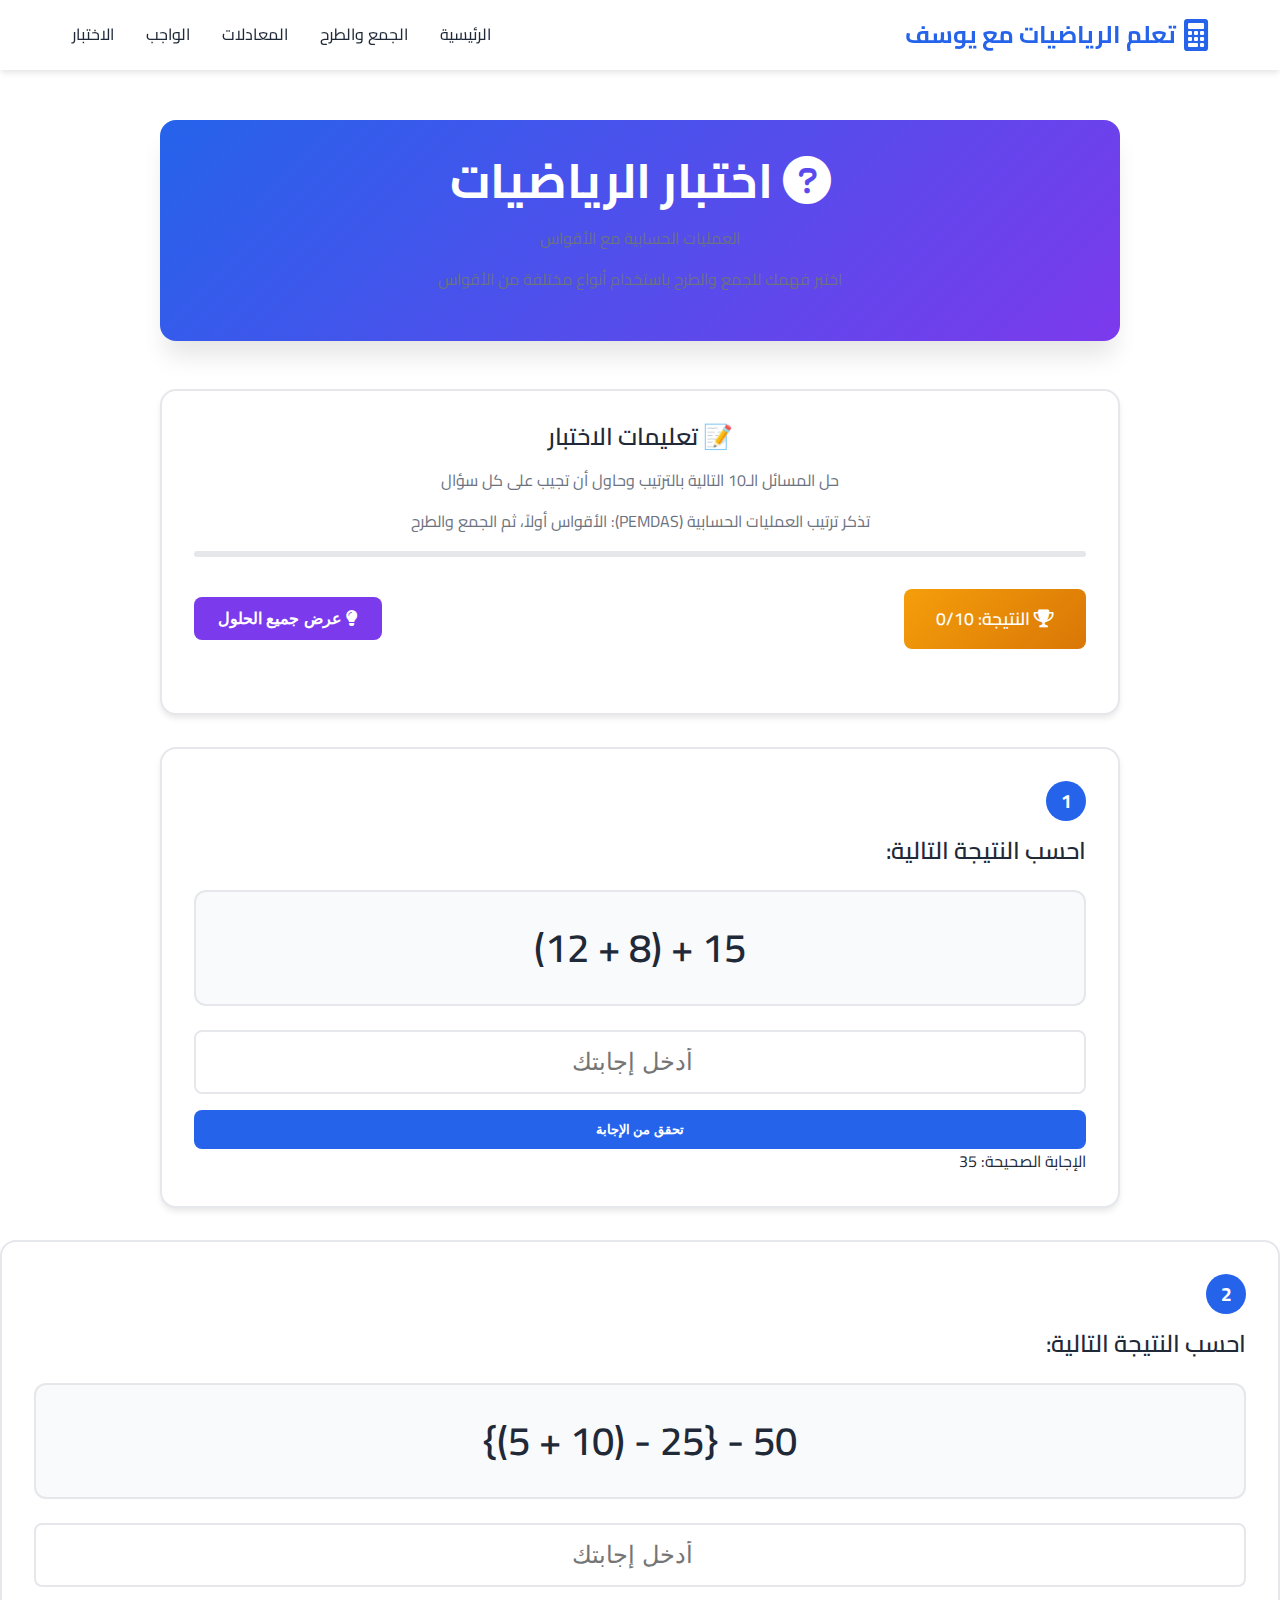
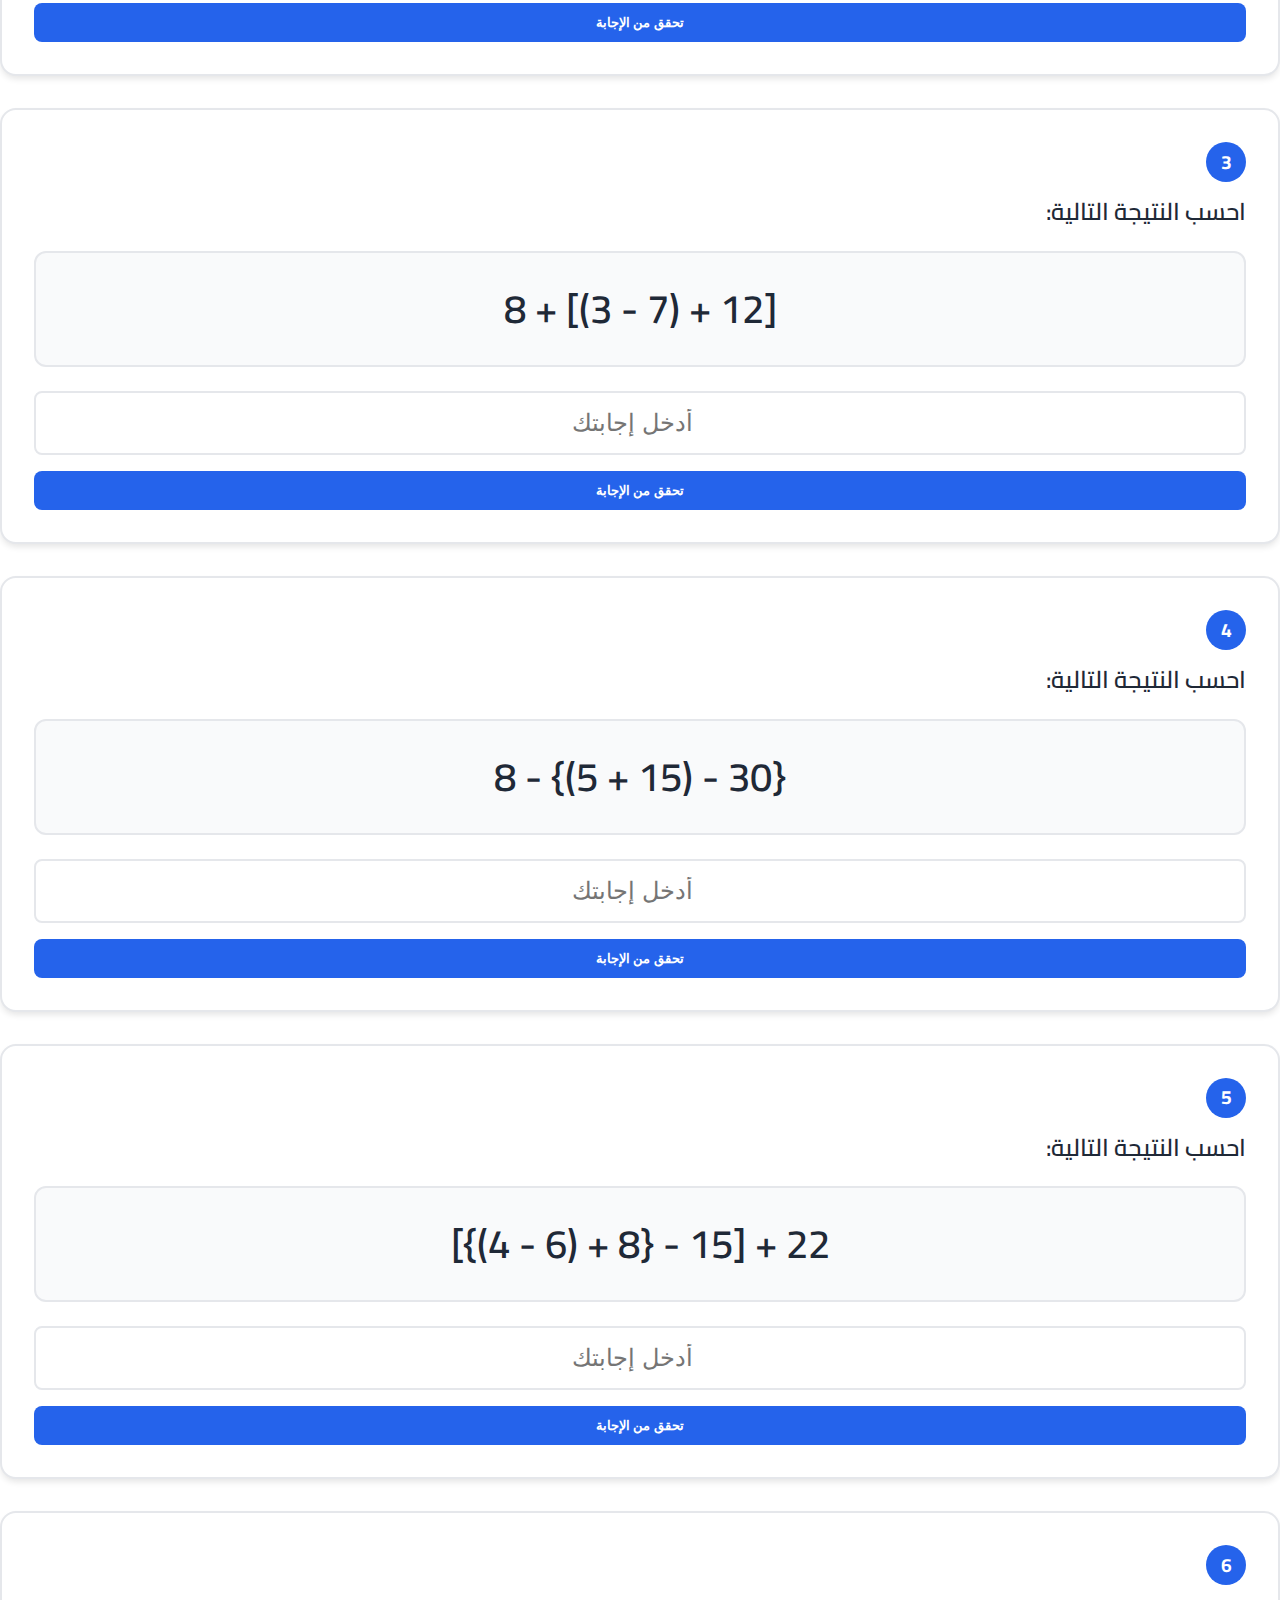
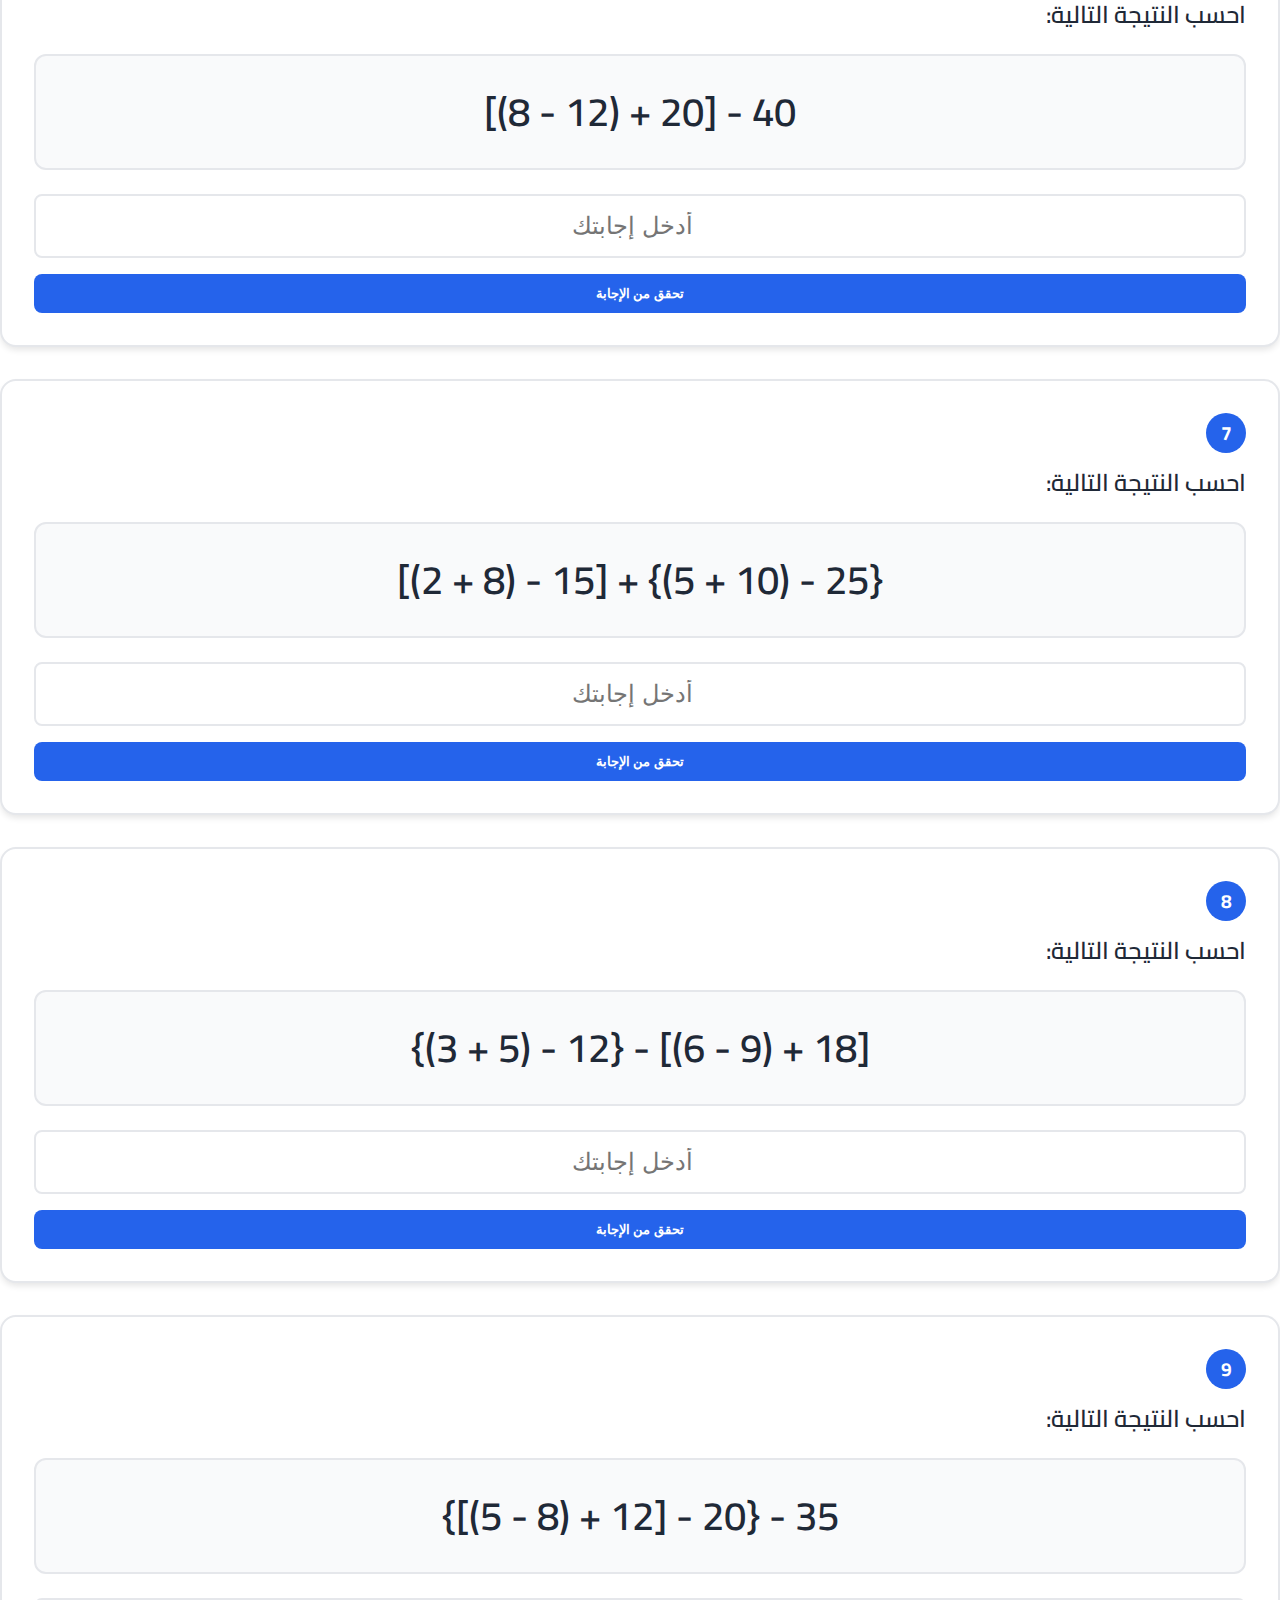
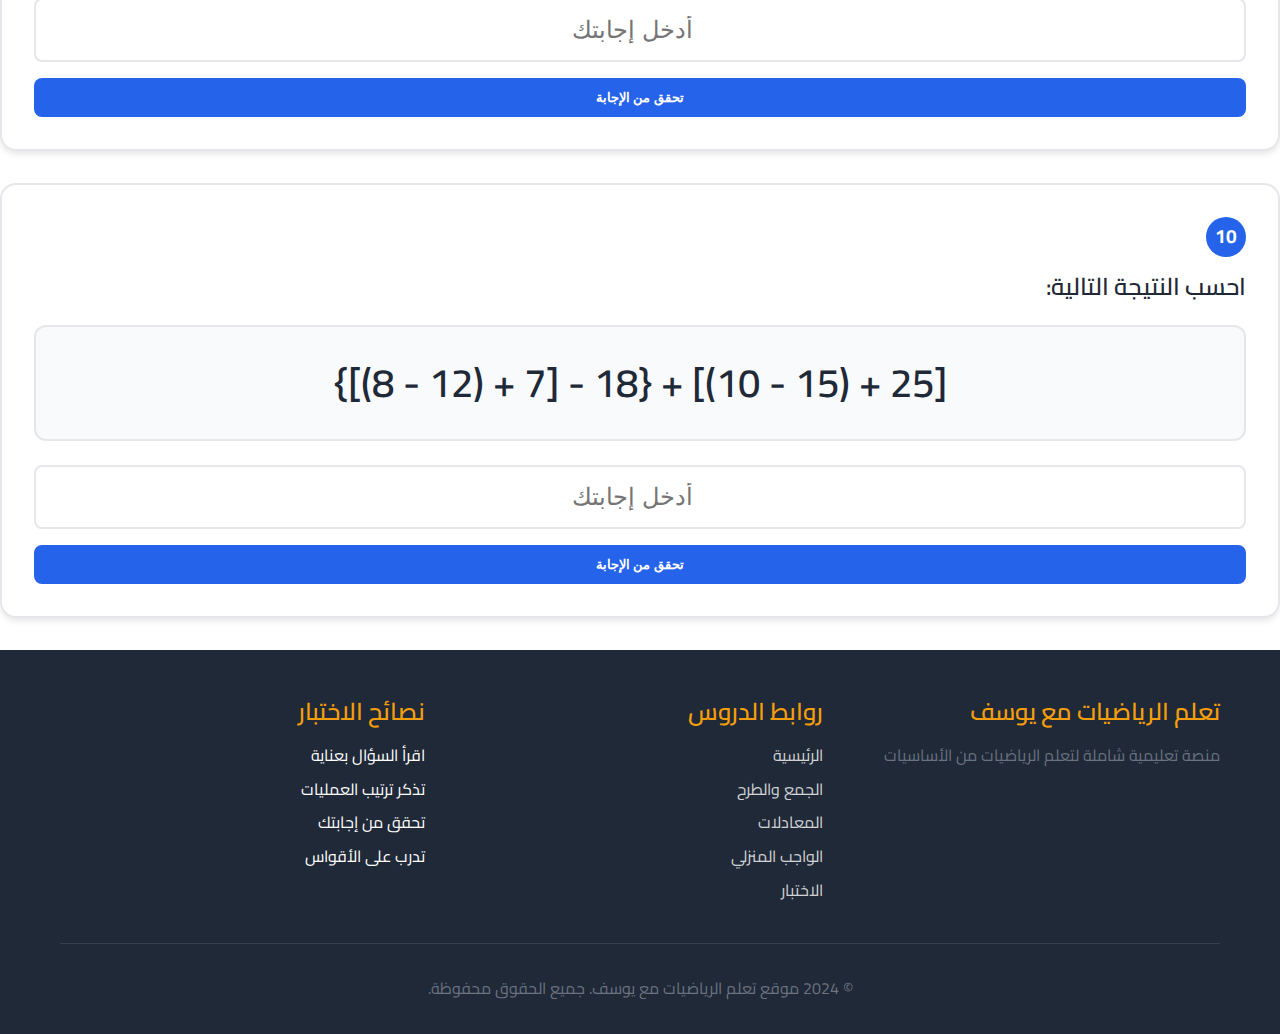
<file: Quiz1.html>
<!DOCTYPE html>
<html lang="ar" dir="rtl">
<head>
    <meta charset="UTF-8">
    <meta name="viewport" content="width=device-width, initial-scale=1.0">
    <title>اختبار الرياضيات - العمليات الحسابية مع الأقواس</title>
    <link rel="stylesheet" href="styles.css">
    <link href="https://fonts.googleapis.com/css2?family=Cairo:wght@300;400;600;700&display=swap" rel="stylesheet">
    <link rel="stylesheet" href="https://cdnjs.cloudflare.com/ajax/libs/font-awesome/6.0.0/css/all.min.css">
    <style>
        .quiz-container {
            max-width: 1000px;
            margin: 120px auto 2rem;
            padding: 0 20px;
        }
        
        .quiz-header {
            text-align: center;
            margin-bottom: 3rem;
            background: linear-gradient(135deg, #2563eb, #7c3aed);
            color: white;
            padding: 2rem;
            border-radius: 16px;
            box-shadow: 0 20px 25px -5px rgba(0, 0, 0, 0.1);
        }
        
        .quiz-intro {
            background: white;
            border-radius: 16px;
            padding: 2rem;
            box-shadow: 0 4px 6px -1px rgba(0, 0, 0, 0.1);
            margin-bottom: 2rem;
            border: 2px solid #e5e7eb;
        }
        
        .instructions {
            text-align: center;
            margin-bottom: 1rem;
        }
        
        .quiz-controls {
            display: flex;
            justify-content: space-between;
            align-items: center;
            margin-bottom: 2rem;
            flex-wrap: wrap;
            gap: 1rem;
        }
        
        .score-display {
            background: linear-gradient(135deg, #f59e0b, #d97706);
            color: white;
            padding: 1rem 2rem;
            border-radius: 8px;
            font-weight: 600;
            font-size: 1.1rem;
        }
        
        .question-card {
            background: white;
            border-radius: 16px;
            padding: 2rem;
            box-shadow: 0 4px 6px -1px rgba(0, 0, 0, 0.1);
            margin-bottom: 2rem;
            border: 2px solid #e5e7eb;
            transition: all 0.3s ease;
        }
        
        .question-card.correct {
            border-color: #22c55e;
            background: linear-gradient(135deg, #dcfce7, #bbf7d0);
        }
        
        .question-card.incorrect {
            border-color: #ef4444;
            background: linear-gradient(135deg, #fef2f2, #fee2e2);
        }
        
        .question-number {
            background: var(--primary-color);
            color: white;
            width: 40px;
            height: 40px;
            border-radius: 50%;
            display: inline-flex;
            align-items: center;
            justify-content: center;
            font-weight: bold;
            font-size: 1.2rem;
            margin-bottom: 1rem;
        }
        
        .question-expression {
            font-size: 2.5rem;
            font-weight: 600;
            text-align: center;
            color: var(--text-color);
            margin: 1.5rem 0;
            padding: 1.5rem;
            background: #f9fafb;
            border-radius: 12px;
            border: 2px solid var(--border-color);
        }
        
        .answer-section {
            margin-top: 1.5rem;
        }
        
        .answer-input {
            width: 100%;
            padding: 1rem;
            border: 2px solid var(--border-color);
            border-radius: 8px;
            font-size: 1.5rem;
            text-align: center;
            direction: ltr;
            margin-bottom: 1rem;
        }
        
        .answer-input:focus {
            outline: none;
            border-color: var(--primary-color);
        }
        
        .check-button {
            background: var(--primary-color);
            color: white;
            border: none;
            padding: 0.75rem 2rem;
            border-radius: 8px;
            font-weight: 600;
            cursor: pointer;
 that: pointer;
            transition: all 0.3s ease;
            width: 100%;
        }
        
        .check-button:hover {
            background: #1d4ed8;
            transform: translateY(-2px);
        }
        
        .check-button:disabled {
            background: var(--text-light);
            cursor: not-allowed;
            transform: none;
        }
        
        .solution-section {
            margin-top: 1.5rem;
            padding: 1.5rem;
            background: #f8fafc;
            border-radius: 8px;
            border-left: 4px solid var(--primary-color);
            display: none;
        }
        
        .solution-step {
            margin-bottom: 1rem;
            padding: 1rem;
            background: white;
            border-radius: 6px;
            border: 1px solid var(--border-color);
        }
        
        .step-number {
            background: var(--accent-color);
            color: white;
            width: 25px;
            height: 25px;
            border-radius: 50%;
            display: inline-flex;
            align-items: center;
            justify-content: center;
            margin-left: 0.5rem;
            font-weight: bold;
            font-size: 0.9rem;
        }
        
        .step-calculation {
            font-size: 1.25rem;
            font-weight: 600;
            color: var(--secondary-color);
            text-align: center;
            margin: 0.5rem 0;
            padding: 0.5rem;
            background: #f0f4ff;
            border-radius: 6px;
        }
        
        .final-answer {
            background: #dcfce7;
            color: #166534;
            border: 2px solid #22c55e;
            border-radius: 8px;
            padding: 1rem;
            text-align: center;
            margin-top: 1rem;
            font-size: 1.5rem;
            font-weight: 700;
        }
        
        .quiz-results {
            background: white;
            border-radius: 16px;
            padding: 2rem;
            box-shadow: 0 4px 6px -1px rgba(0, 0, 0, 0.1);
            text-align: center;
            display: none;
        }
        
        .final-score {
            font-size: 3rem;
            font-weight: 700;
            margin: 1rem 0;
        }
        
        .score-animation {
            animation: pulse 2s ease-in-out;
        }
        
        @keyframes pulse {
            0%, 100% { transform: scale(1); }
            50% { transform: scale(1.1); }
        }
        
        .restart-button {
            background: var(--secondary-color);
            color: white;
            border: none;
            padding: 1rem 2rem;
            border-radius: 8px;
            font-weight: 600;
            cursor: pointer;
            margin-top: 1rem;
            transition: all 0.3s ease;
        }
        
        .restart-button:hover {
            background: #6d28d9;
            transform: translateY(-2px);
        }
        
        .progress-bar {
            width: 100%;
            height: 6px;
            background: var(--border-color);
            border-radius: 3px;
            margin-bottom: 2rem;
            overflow: hidden;
        }
        
        .progress-fill {
            height: 100%;
            background: linear-gradient(90deg, var(--primary-color), var(--secondary-color));
            border-radius: 3px;
            transition: width 0.3s ease;
            width: 0%;
        }
        
        @media (max-width: 768px) {
            .quiz-container {
                margin: 100px auto 2rem;
                padding: 0 15px;
            }
            
            .question-expression {
                font-size: 1.8rem;
            }
            
            .quiz-controls {
                flex-direction: column;
                text-align: center;
            }
            
            .answer-input {
                font-size: 1.2rem;
            }
        }
    </style>
</head>
<body>
    <!-- Header -->
    <header class="header">
        <nav class="nav">
            <div class="nav-brand">
                <i class="fas fa-calculator"></i>
                <span>تعلم الرياضيات مع يوسف</span>
            </div>
            <ul class="nav-menu">
                <li><a href="index.html">الرئيسية</a></li>
                <li><a href="Page1.html">الجمع والطرح</a></li>
                <li><a href="Page2.html">المعادلات</a></li>
                <li><a href="HomeWork.html">الواجب</a></li>
                <li><a href="Quiz1.html" class="active">الاختبار</a></li>
            </ul>
            <div class="nav-toggle">
                <span></span>
                <span></span>
                <span></span>
            </div>
        </nav>
    </header>

    <main>
        <div class="quiz-container">
            <div class="quiz-header">
                <h1><i class="fas fa-question-circle"></i> اختبار الرياضيات</h1>
                <p>العمليات الحسابية مع الأقواس</p>
                <p>اختبر فهمك للجمع والطرح باستخدام أنواع مختلفة من الأقواس</p>
            </div>

            <div class="quiz-intro">
                <div class="instructions">
                    <h3>📝 تعليمات الاختبار</h3>
                    <p>حل المسائل الـ10 التالية بالترتيب وحاول أن تجيب على كل سؤال</p>
                    <p>تذكر ترتيب العمليات الحسابية (PEMDAS): الأقواس أولاً، ثم الجمع والطرح</p>
                </div>
                
                <div class="progress-bar">
                    <div class="progress-fill" id="progressFill"></div>
                </div>
                
                <div class="quiz-controls">
                    <div class="score-display">
                        <i class="fas fa-trophy"></i>
                        النتيجة: <span id="scoreDisplay">0/10</span>
                    </div>
                    <button class="btn btn-secondary" id="showAllSolutions">
                        <i class="fas fa-lightbulb"></i>
                        عرض جميع الحلول
                    </button>
                </div>
            </div>

            <!-- السؤال 1 -->
            <div class="question-card" data-question="1">
                <div class="question-number">1</div>
                <h3>احسب النتيجة التالية:</h3>
                <div class="question-expression">15 + (8 + 12)</div>
                <div class="answer-section">
                    <input type="number" class="answer-input" data-correct="35" placeholder="أدخل إجابتك">
                    <button class="check-button" onclick="checkAnswer(1)">تحقق من الإجابة</button>
                    <div class="solution-section" data-solution="1">
                        <div class="solution-step">
                            <div><span class="step-number">1</span> حل الأقواس المستديرة أولاً:</div>
                            <div class="step-calculation">8 + 12 = 20</div>
                        </div>
                        <div class="solution-step">
                            <div><span class="step-number">2</span> استبدال النتيجة:</div>
                            <div class="step-calculation">15 + (20) = 15 + 20 = 35</div>
                        </div>
                        </div class="final-answer">الإجابة الصحيحة: 35</div>
                    </div>
                </div>
            </div>

            <!-- السؤال 2 -->
            <div class="question-card" data-question="2">
                <div class="question-number">2</div>
                <h3>احسب النتيجة التالية:</h3>
                <div class="question-expression">50 - {25 - (10 + 5)}</div>
                <div class="answer-section">
                    <input type="number" class="answer-input" data-correct="40" placeholder="أدخل إجابتك">
                    <button class="check-button" onclick="checkAnswer(2)">تحقق من الإجابة</button>
                    <div class="solution-section" data-solution="2">
                        <div class="solution-step">
                            <div><span class="step-number">1</span> حل الأقواس المستديرة الداخلية:</div>
                            <div class="step-calculation">10 + 5 = 15</div>
                        </div>
                        <div class="solution-step">
                            <div><span class="step-number">2</span> حل الأقواس المعكوفة:</div>
                            <div class="step-calculation">25 - (15) = 25 - 15 = 10</div>
                        </div>
                        <div class="solution-step">
                            <div><span class="step-number">3</span> العملية النهائية:</div>
                            <div class="step-calculation">50 - {10} = 50 - 10 = 40</div>
                        </div>
                        <div class="final-answer">الإجابة الصحيحة: 40</div>
                    </div>
                </div>
            </div>

            <!-- السؤال 3 -->
            <div class="question-card" data-question="3">
                <div class="question-number">3</div>
                <h3>احسب النتيجة التالية:</h3>
                <div class="question-expression">[12 + (7 - 3)] + 8</div>
                <div class="answer-section">
                    <input type="number" class="answer-input" data-correct="24" placeholder="أدخل إجابتك">
                    <button class="check-button" onclick="checkAnswer(3)">تحقق من الإجابة</button>
                    <div class="solution-section" data-solution="3">
                        <div class="solution-step">
                            <div><span class="step-number">1</span> حل الأقواس المستديرة أولاً:</div>
                            <div class="step-calculation">7 - 3 = 4</div>
                        </div>
                        <div class="solution-step">
                            <div><span class="step-number">2</span> حل الأقواس المعقوفة:</div>
                            <div class="step-calculation">12 + (4) = 12 + 4 = 16</div>
                        </div>
                        <div class="solution-step">
                            <div><span class="step-number">3</span> العملية النهائية:</div>
                            <div class="step-calculation">[16] + 8 = 16 + 8 = 24</div>
                        </div>
                        <div class="final-answer">الإجابة الصحيحة: 24</div>
                    </div>
                </div>
            </div>

            <!-- السؤال 4 -->
            <div class="question-card" data-question="4">
                <div class="question-number">4</div>
                <h3>احسب النتيجة التالية:</h3>
                <div class="question-expression">{30 - (15 + 5)} - 8</div>
                <div class="answer-section">
                    <input type="number" class="answer-input" data-correct="2" placeholder="أدخل إجابتك">
                    <button class="check-button" onclick="checkAnswer(4)">تحقق من الإجابة</button>
                    <div class="solution-section" data-solution="4">
                        <div class="solution-step">
                            <div><span class="step-number">1</span> حل الأقواس المستديرة أولاً:</div>
                            <div class="step-calculation">15 + 5 = 20</div>
                        </div>
                        <div class="solution-step">
                            <div><span class="step-number">2</span> حل الأقواس المعكوفة:</div>
                            <div class="step-calculation">30 - (20) = 30 - 20 = 10</div>
                        </div>
                        <div class="solution-step">
                            <div><span class="step-number">3</span> العملية النهائية:</div>
                            <div class="step-calculation">{10} - 8 = 10 - 8 = 2</div>
                        </div>
                        <div class="final-answer">الإجابة الصحيحة: 2</div>
                    </div>
                </div>
            </div>

            <!-- السؤال 5 -->
            <div class="question-card" data-question="5">
                <div class="question-number">5</div>
                <h3>احسب النتيجة التالية:</h3>
                <div class="question-expression">22 + [15 - {8 + (6 - 4)}]</div>
                <div class="answer-section">
                    <input type="number" class="answer-input" data-correct="29" placeholder="أدخل إجابتك">
                    <button class="check-button" onclick="checkAnswer(5)">تحقق من الإجابة</button>
                    <div class="solution-section" data-solution="5">
                        <div class="solution-step">
                            <div><span class="step-number">1</span> حل الأقواس المستديرة الداخلية:</div>
                            <div class="step-calculation">6 - 4 = 2</div>
                        </div>
                        <div class="solution-step">
                            <div><span class="step-number">2</span> حل الأقواس المعكوفة:</div>
                            <div class="step-calculation">8 + (2) = 8 + 2 = 10</div>
                        </div>
                        <div class="solution-step">
                            <div><span class="step-number">3</span> حل الأقواس المعقوفة:</div>
                            <div class="step-calculation">15 - {10} = 15 - 10 = 5</div>
                        </div>
                        <div class="solution-step">
                            <div><span class="step-number">4</span> العملية النهائية:</div>
                            <div class="step-calculation">22 + [5] = 22 + 5 = 27</div>
                        </div>
                        <div class="final-answer">الإجابة الصحيحة: 27</div>
                    </div>
                </div>
            </div>

            <!-- السؤال 6 -->
            <div class="question-card" data-question="6">
                <div class="question-number">6</div>
                <h3>احسب النتيجة التالية:</h3>
                <div class="question-expression">40 - [20 + (12 - 8)]</div>
                <div class="answer-section">
                    <input type="number" class="answer-input" data-correct="16" placeholder="أدخل إجابتك">
                    <button class="check-button" onclick="checkAnswer(6)">تحقق من الإجابة</button>
                    <div class="solution-section" data-solution="6">
                        <div class="solution-step">
                            <div><span class="step-number">1</span> حل الأقواس المستديرة أولاً:</div>
                            <div class="step-calculation">12 - 8 = 4</div>
                        </div>
                        <div class="solution-step">
                            <div><span class="step-number">2</span> حل الأقواس المعقوفة:</div>
                            <div class="step-calculation">20 + (4) = 20 + 4 = 24</div>
                        </div>
                        <div class="solution-step">
                            <div><span class="step-number">3</span> العملية النهائية:</div>
                            <div class="step-calculation">40 - [24] = 40 - 24 = 16</div>
                        </div>
                        <div class="final-answer">الإجابة الصحيحة: 16</div>
                    </div>
                </div>
            </div>

            <!-- السؤال 7 -->
            <div class="question-card" data-question="7">
                <div class="question-number">7</div>
                <h3>احسب النتيجة التالية:</h3>
                <div class="question-expression">{25 - (10 + 5)} + [15 - (8 + 2)]</div>
                <div class="answer-section">
                    <input type="number" class="answer-input" data-correct="20" placeholder="أدخل إجابتك">
                    <button class="check-button" onclick="checkAnswer(7)">تحقق من الإجابة</button>
                    <div class="solution-section" data-solution="7">
                        <div class="solution-step">
                            <div><span class="step-number">1</span> حل الأقواس المستديرة الأولى:</div>
                            <div class="step-calculation">10 + 5 = 15</div>
                        </div>
                        <div class="solution-step">
                            <div><span class="step-number">2</span> حل الأقواس المستديرة الثانية:</div>
                            <div class="step-calculation">8 + 2 = 10</div>
                        </div>
                        <div class="solution-step">
                            <div><span class="step-number">3</span> حل الأقواس المعكوفة:</div>
                            <div class="step-calculation">25 - (15) = 25 - 15 = 10</div>
                        </div>
                        <div class="solution-step">
                            <div><span class="step-number">4</span> حل الأقواس المعقوفة:</div>
                            <div class="step-calculation">15 - (10) = 15 - 10 = 5</div>
                        </div>
                        <div class="solution-step">
                            <div><span class="step-number">5</span> العملية النهائية:</div>
                            <div class="step-calculation">{10} + [5] = 10 + 5 = 15</div>
                        </div>
                        <div class="final-answer">الإجابة الصحيحة: 15</div>
                    </div>
                </div>
            </div>

            <!-- السؤال 8 -->
            <div class="question-card" data-question="8">
                <div class="question-number">8</div>
                <h3>احسب النتيجة التالية:</h3>
                <div class="question-expression">[18 + (9 - 6)] - {12 - (5 + 3)}</div>
                <div class="answer-section">
                    <input type="number" class="answer-input" data-correct="17" placeholder="أدخل إجابتك">
                    <button class="check-button" onclick="checkAnswer(8)">تحقق من الإجابة</button>
                    <div class="solution-section" data-solution="8">
                        <div class="solution-step">
                            <div><span class="step-number">1</span> حل الأقواس المستديرة الأولى:</div>
                            <div class="step-calculation">9 - 6 = 3</div>
                        </div>
                        <div class="solution-step">
                            <div><span class="step-number">2</span> حل الأقواس المستديرة الثانية:</div>
                            <div class="step-calculation">5 + 3 = 8</div>
                        </div>
                        <div class="solution-step">
                            <div><span class="step-number">3</span> حل الأقواس المعقوفة:</div>
                            <div class="step-calculation">18 + (3) = 18 + 3 = 21</div>
                        </div>
                        <div class="solution-step">
                            <div><span class="step-number">4</span> حل الأقواس المعكوفة:</div>
                            <div class="step-calculation">12 - (8) = 12 - 8 = 4</div>
                        </div>
                        <div class="solution-step">
                            <div><span class="step-number">5</span> العملية النهائية:</div>
                            <div class="step-calculation">[21] - {4} = 21 - 4 = 17</div>
                        </div>
                        <div class="final-answer">الإجابة الصحيحة: 17</div>
                    </div>
                </div>
            </div>

            <!-- السؤال 9 -->
            <div class="question-card" data-question="9">
                <div class="question-number">9</div>
                <h3>احسب النتيجة التالية:</h3>
                <div class="question-expression">35 - {20 - [12 + (8 - 5)]}</div>
                <div class="answer-section">
                    <input type="number" class="answer-input" data-correct="28" placeholder="أدخل إجابتك">
                    <button class="check-button" onclick="checkAnswer(9)">تحقق من الإجابة</button>
                    <div class="solution-section" data-solution="9">
                        <div class="solution-step">
                            <div><span class="step-number">1</span> حل الأقواس المستديرة الداخلية:</div>
                            <div class="step-calculation">8 - 5 = 3</div>
                        </div>
                        <div class="solution-step">
                            <div><span class="step-number">2</span> حل الأقواس المعقوفة:</div>
                            <div class="step-calculation">12 + (3) = 12 + 3 = 15</div>
                        </div>
                        <div class="solution-step">
                            <div><span class="step-number">3</span> حل الأقواس المعكوفة:</div>
                            <div class="step-calculation">20 - [15] = 20 - 15 = 5</div>
                        </div>
                        <div class="solution-step">
                            <div><span class="step-number">4</span> العملية النهائية:</div>
                            <div class="step-calculation">35 - {5} = 35 - 5 = 30</div>
                        </div>
                        <div class="final-answer">الإجابة الصحيحة: 30</div>
                    </div>
                </div>
            </div>

            <!-- السؤال 10 -->
            <div class="question-card" data-question="10">
                <div class="question-number">10</div>
                <h3>احسب النتيجة التالية:</h3>
                <div class="question-expression">[25 + (15 - 10)] + {18 - [7 + (12 - 8)]}</div>
                <div class="answer-section">
                    <input type="number" class="answer-input" data-correct="31" placeholder="أدخل إجابتك">
                    <button class="check-button" onclick="checkAnswer(10)">تحقق من الإجابة</button>
                    <div class="solution-section" data-solution="10">
                        <div class="solution-step">
                            <div><span class="step-number">1</span> حل الأقواس المستديرة الأولى:</div>
                            <div class="step-calculation">15 - 10 = 5</div>
                        </div>
                        <div class="solution-step">
                            <div><span class="step-number">2</span> حل الأقواس المستديرة الثانية:</div>
                            <div class="step-calculation">12 - 8 = 4</div>
                        </div>
                        <div class="solution-step">
                            <div><span class="step-number">3</span> حل الأقواس المعقوفة الأولى:</div>
                            <div class="step-calculation">25 + (5) = 25 + 5 = 30</div>
                        </div>
                        <div class="solution-step">
                            <div><span class="step-number">4</span> حل الأقواس المعقوفة الثانية:</div>
                            <div class="step-calculation">7 + (4) = 7 + 4 = 11</div>
                        </div>
                        <div class="solution-step">
                            <div><span class="step-number">5</span> حل الأقواس المعكوفة:</div>
                            <div class="step-calculation">18 - [11] = 18 - 11 = 7</div>
                        </div>
                        <div class="solution-step">
                            <div><span class="step-number">6</span> العملية النهائية:</div>
                            <div class="step-calculation">[30] + {7} = 30 + 7 = 37</div>
                        </div>
                        <div class="final-answer">الإجابة الصحيحة: 37</div>
                    </div>
                </div>
            </div>

            <!-- نتائج الاختبار -->
            <div class="quiz-results" id="quizResults">
                <h2><i class="fas fa-trophy"></i> نتائج الاختبار النهائية</h2>
                <div class="final-score" id="finalScore">0/10</div>
                <p id="congratulationsMessage"></p>
                <button class="restart-button" onclick="restartQuiz()">
                    <i class="fas fa-redo"></i> إعادة الاختبار
                </button>
            </div>
        </div>
    </main>

    <!-- Footer -->
    <footer class="footer">
        <div class="container">
            <div class="footer-content">
                <div class="footer-section">
                    <h3>تعلم الرياضيات مع يوسف</h3>
                    <p>منصة تعليمية شاملة لتعلم الرياضيات من الأساسيات</p>
                </div>
                <div class="footer-section">
                    <h3>روابط الدروس</h3>
                    <ul>
                        <li><a href="index.html">الرئيسية</a></li>
                        <li><a href="Page1.html">الجمع والطرح</a></li>
                        <li><a href="Page2.html">المعادلات</a></li>
                        <li><a href="HomeWork.html">الواجب المنزلي</a></li>
                        <li><a href="Quiz1.html">الاختبار</a></li>
                    </ul>
                </div>
                <div class="footer-section">
                    <h3>نصائح الاختبار</h3>
                    <ul>
                        <li>اقرأ السؤال بعناية</li>
                        <li>تذكر ترتيب العمليات</li>
                        <li>تحقق من إجابتك</li>
                        <li>تدرب على الأقواس</li>
                    </ul>
                </div>
            </div>
            <div class="footer-bottom">
                <p>&copy; 2024 موقع تعلم الرياضيات مع يوسف. جميع الحقوق محفوظة.</p>
            </div>
        </div>
    </footer>

    <script>
        let score = 0;
        let questionsAnswered = 0;
        const totalQuestions = 10;

        function checkAnswer(questionNumber) {
            const questionCard = document.querySelector(`[data-question="${questionNumber}"]`);
            const answerInput = questionCard.querySelector('.answer-input');
            const correctAnswer = parseInt(answerInput.getAttribute('data-correct'));
            const userAnswer = parseInt(answerInput.value);
            const solutionSection = questionCard.querySelector('.solution-section');
            const checkButton = questionCard.querySelector('.check-button');
            
            if (isNaN(userAnswer)) {
                alert('يرجى إدخال رقم صحيح');
                return;
            }

            if (userAnswer === correctAnswer) {
                questionCard.classList.add('correct');
                questionCard.classList.remove('incorrect');
                score++;
            } else {
                questionCard.classList.add('incorrect');
                questionCard.classList.remove('correct');
            }

            solutionSection.style.display = 'block';
            checkButton.disabled = true;
            answerInput.disabled = true;
            
            questionsAnswered++;
            updateProgress();
            updateScore();
            
            if (questionsAnswered === totalQuestions) {
                showFinalResults();
            }
        }

        function updateProgress() {
            const progressFill = document.getElementById('progressFill');
            const percentage = (questionsAnswered / totalQuestions) * 100;
            progressFill.style.width = `${percentage}%`;
        }

        function updateScore() {
            const scoreDisplay = document.getElementById('scoreDisplay');
            scoreDisplay.textContent = `${score}/${questionsAnswered}`;
        }

        function showFinalResults() {
            setTimeout(() => {
                document.getElementById('quizResults').style.display = 'block';
                document.getElementById('finalScore').textContent = `${score}/${totalQuestions}`;
                document.getElementById('finalScore').classList.add('score-animation');
                
                const message = getCongratulationsMessage();
                document.getElementById('congratulationsMessage').textContent = message;
                
                // Scroll to results
                document.getElementById('quizResults').scrollIntoView({
                    behavior: 'smooth'
                });
            }, 1000);
        }

        function getCongratulationsMessage() {
            const percentage = (score / totalQuestions) * 100;
            
            if (percentage === 100) {
                return '🎉 ممتاز! لقد أحرزت النتيجة الكاملة! تمكنت من حل جميع المسائل بشكل صحيح.';
            } else if (percentage >= 80) {
                return '🏆 جيد جداً! لديك فهم ممتاز للعمليات الحسابية مع الأقواس.';
            } else if (percentage >= 60) {
                return '👏 جيد! لديك فهم جيد، ولكن يمكنك التحسن أكثر بالتمرين.';
            } else if (percentage >= 40) {
                return '📚 مقبول، ولكن تحتاج إلى مراجعة الدروس والتمرين أكثر.';
            } else {
                return '💪 لا تستسلم! راجع الدروس وتدرب أكثر، وستنجح بالتأكيد.';
            }
        }

        function restartQuiz() {
            score = 0;
            questionsAnswered = 0;
            
            // Reset all question cards
            document.querySelectorAll('.question-card').forEach(card => {
                card.classList.remove('correct', 'incorrect');
                card.querySelector('.solution-section').style.display = 'none';
                card.querySelector('.answer-input').value = '';
                card.querySelector('.answer-input').disabled = false;
                card.querySelector('.check-button').disabled = false;
            });
            
            // Reset results
            document.getElementById('quizResults').style.display = 'none';
            document.getElementById('finalScore').classList.remove('score-animation');
            
            // Update displays
            updateProgress();
            updateScore();
            
            // Scroll to top
            document.querySelector('.quiz-intro').scrollIntoView({
                behavior: 'smooth'
            });
        }

        function showAllSolutions() {
            document.querySelectorAll('.solution-section').forEach(section => {
                section.style.display = 'block';
            });
            
            document.getElementById('showAllSolutions').style.display = 'none';
        }

        // Add mobile menu toggle
        document.addEventListener('DOMContentLoaded', function() {
            const navToggle = document.querySelector('.nav-toggle');
            const navMenu = document.querySelector('.nav-menu');
            
            navToggle.addEventListener('click', () => {
                navMenu.classList.toggle('active');
            });
        });

        // Add enter key support for answer inputs
        document.addEventListener('keypress', function(e) {
            if (e.key === 'Enter') {
                const focusedInput = document.activeElement;
                if (focusedInput.classList.contains('answer-input')) {
                    const questionNumber = parseInt(focusedInput.closest('.question-card').getAttribute('data-question'));
                    checkAnswer(questionNumber);
                }
            }
        });
    </script>
</body>
</html>
</file>
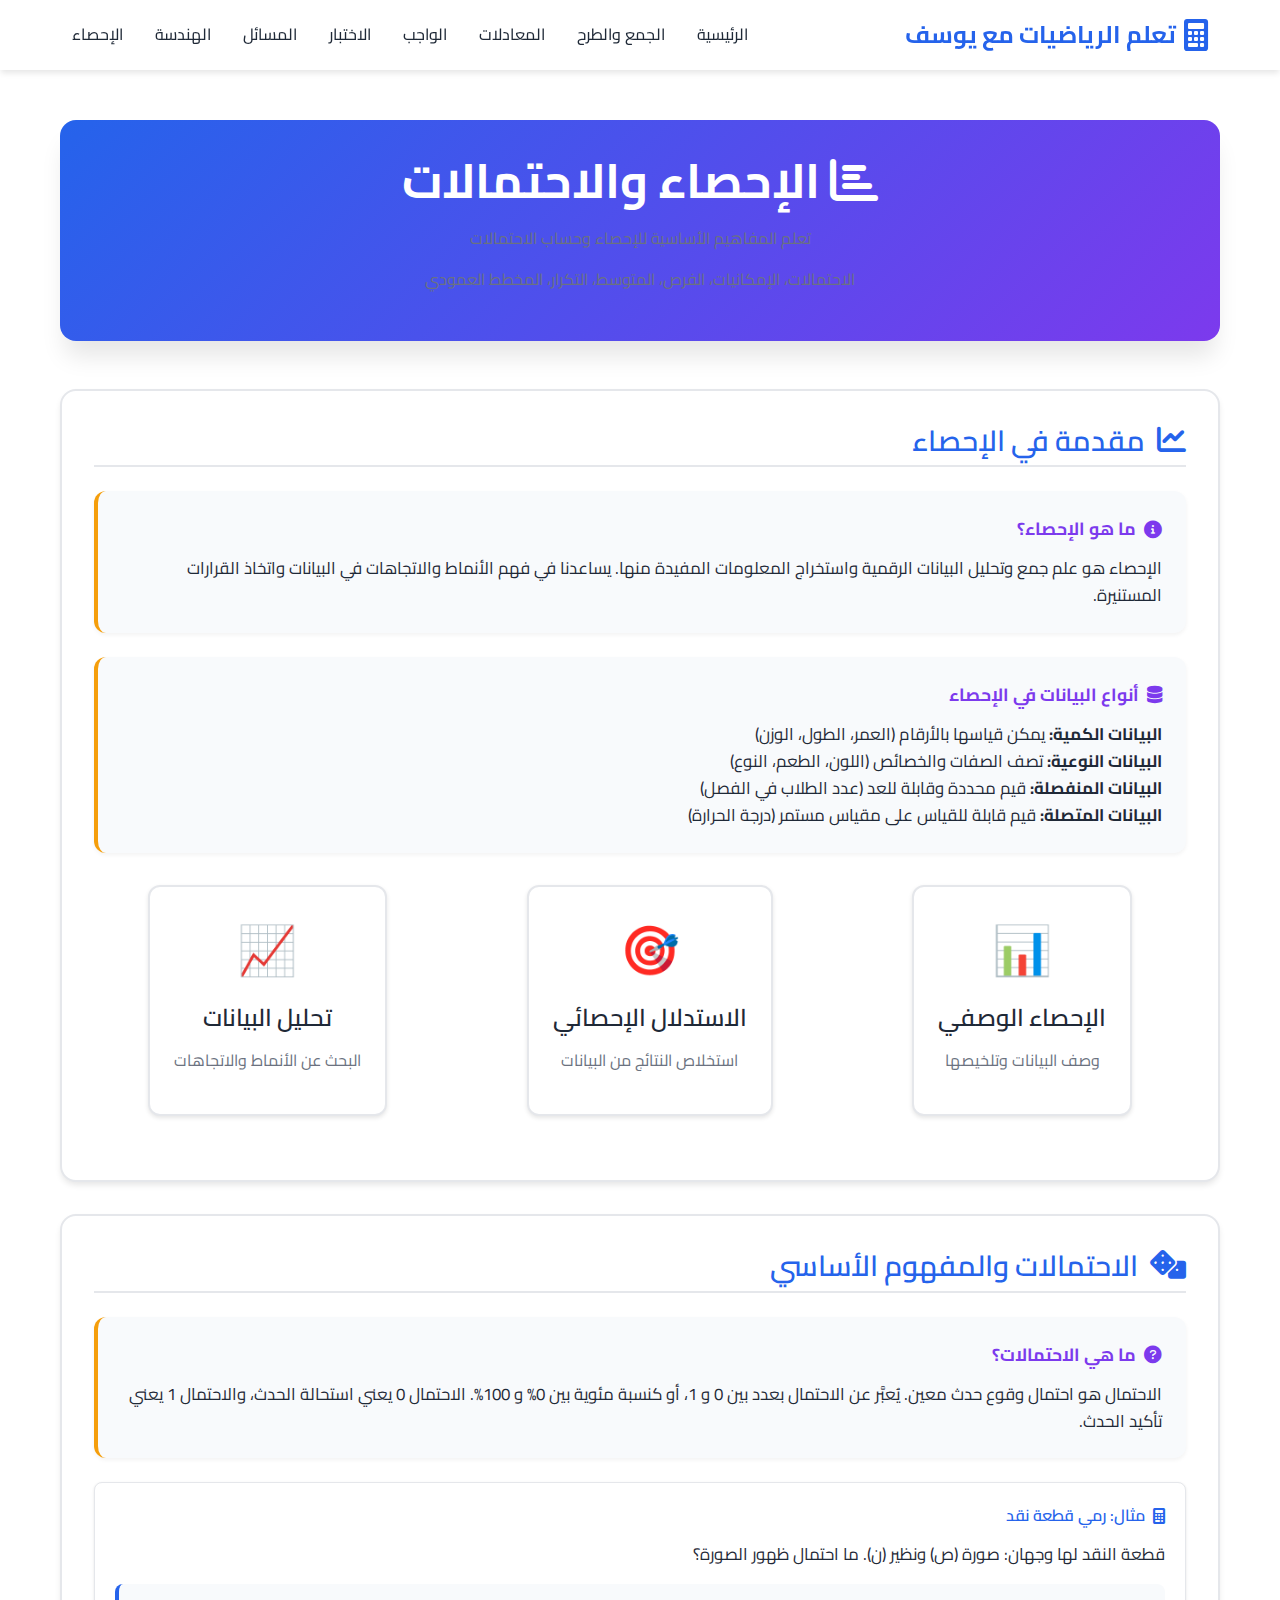
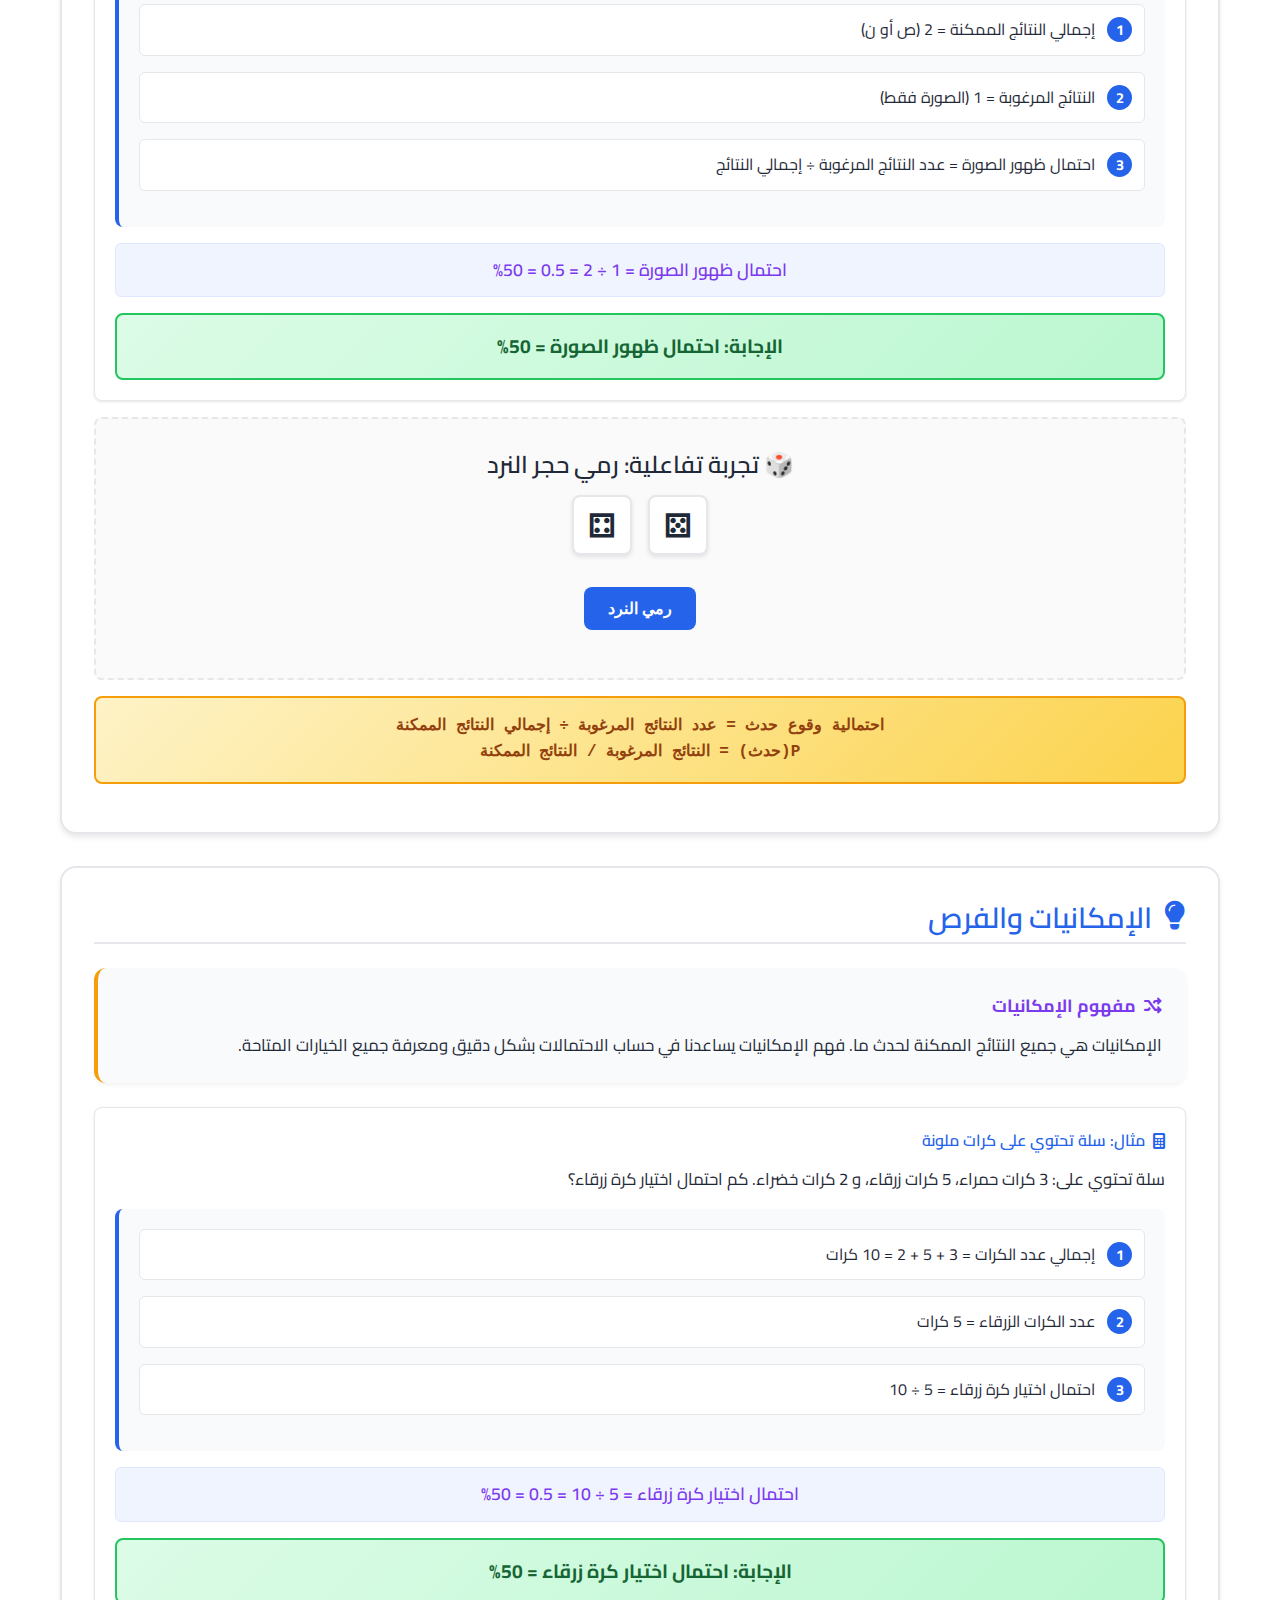
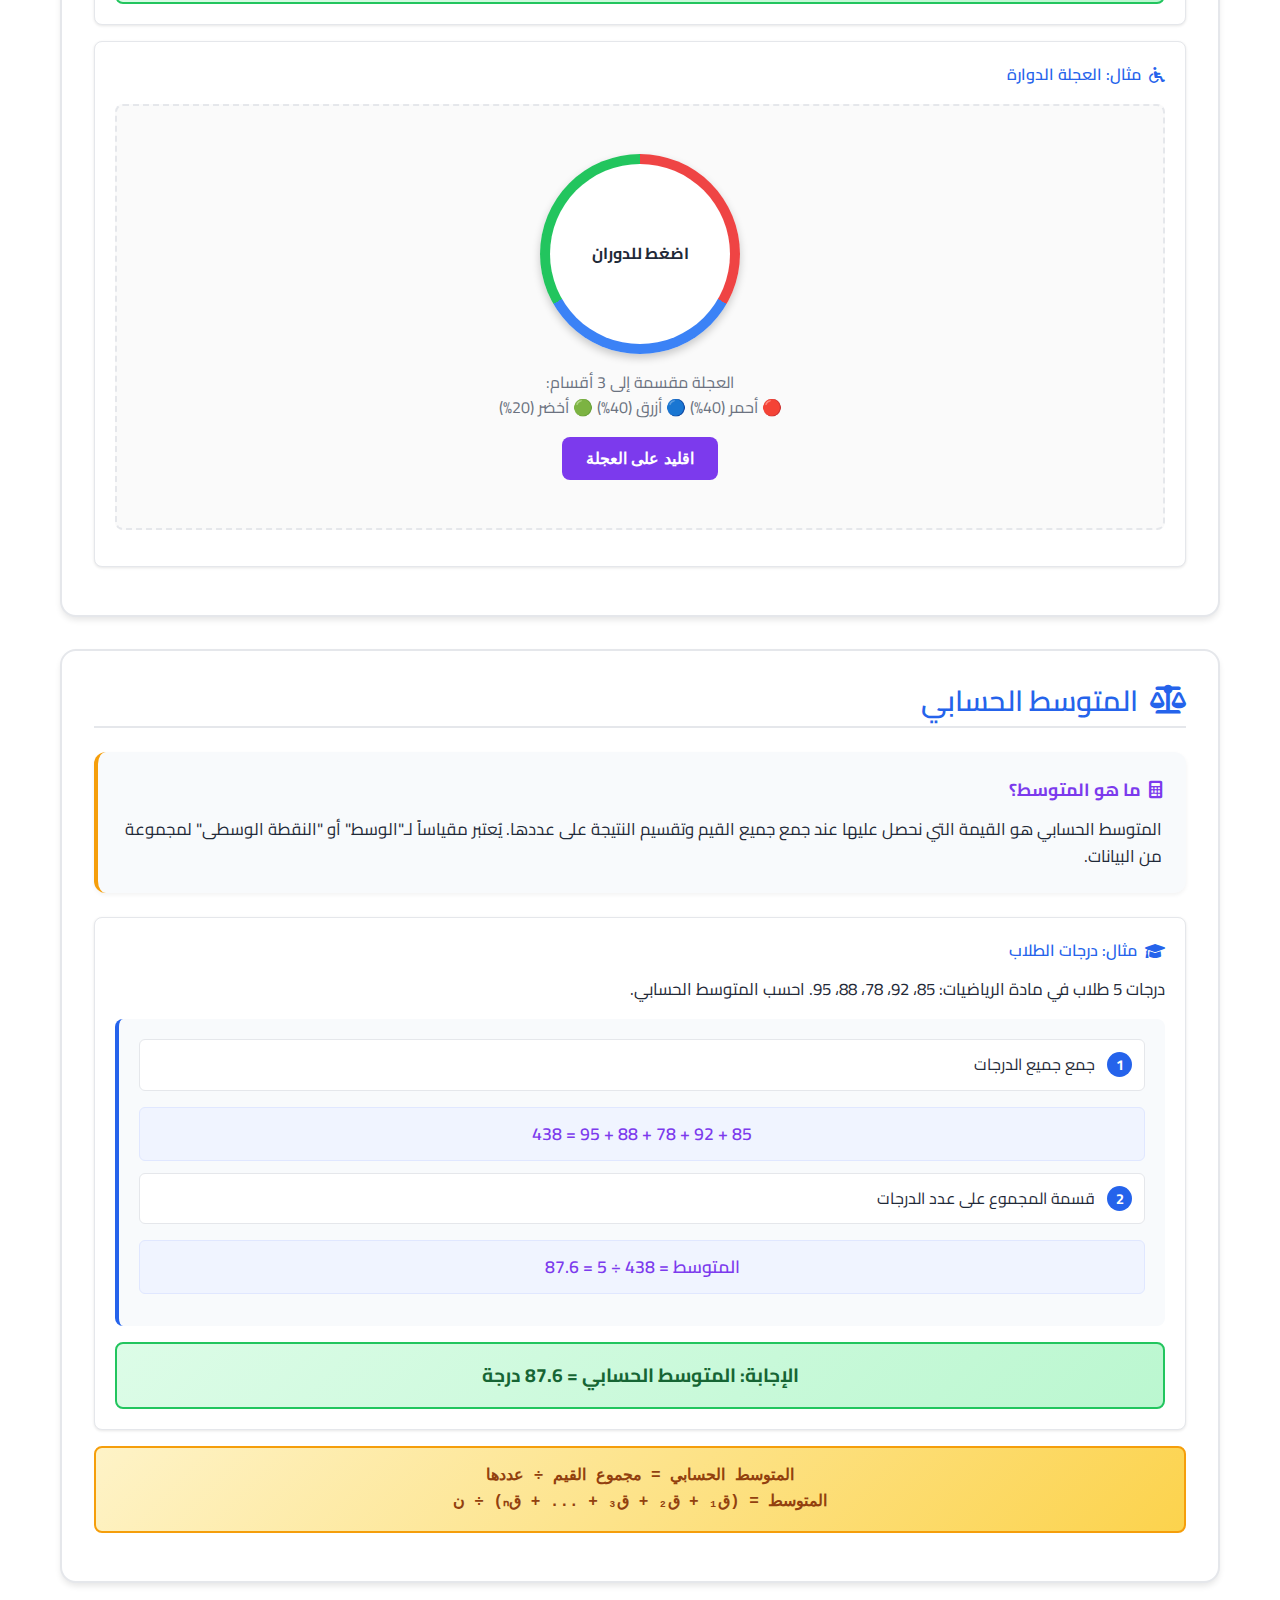
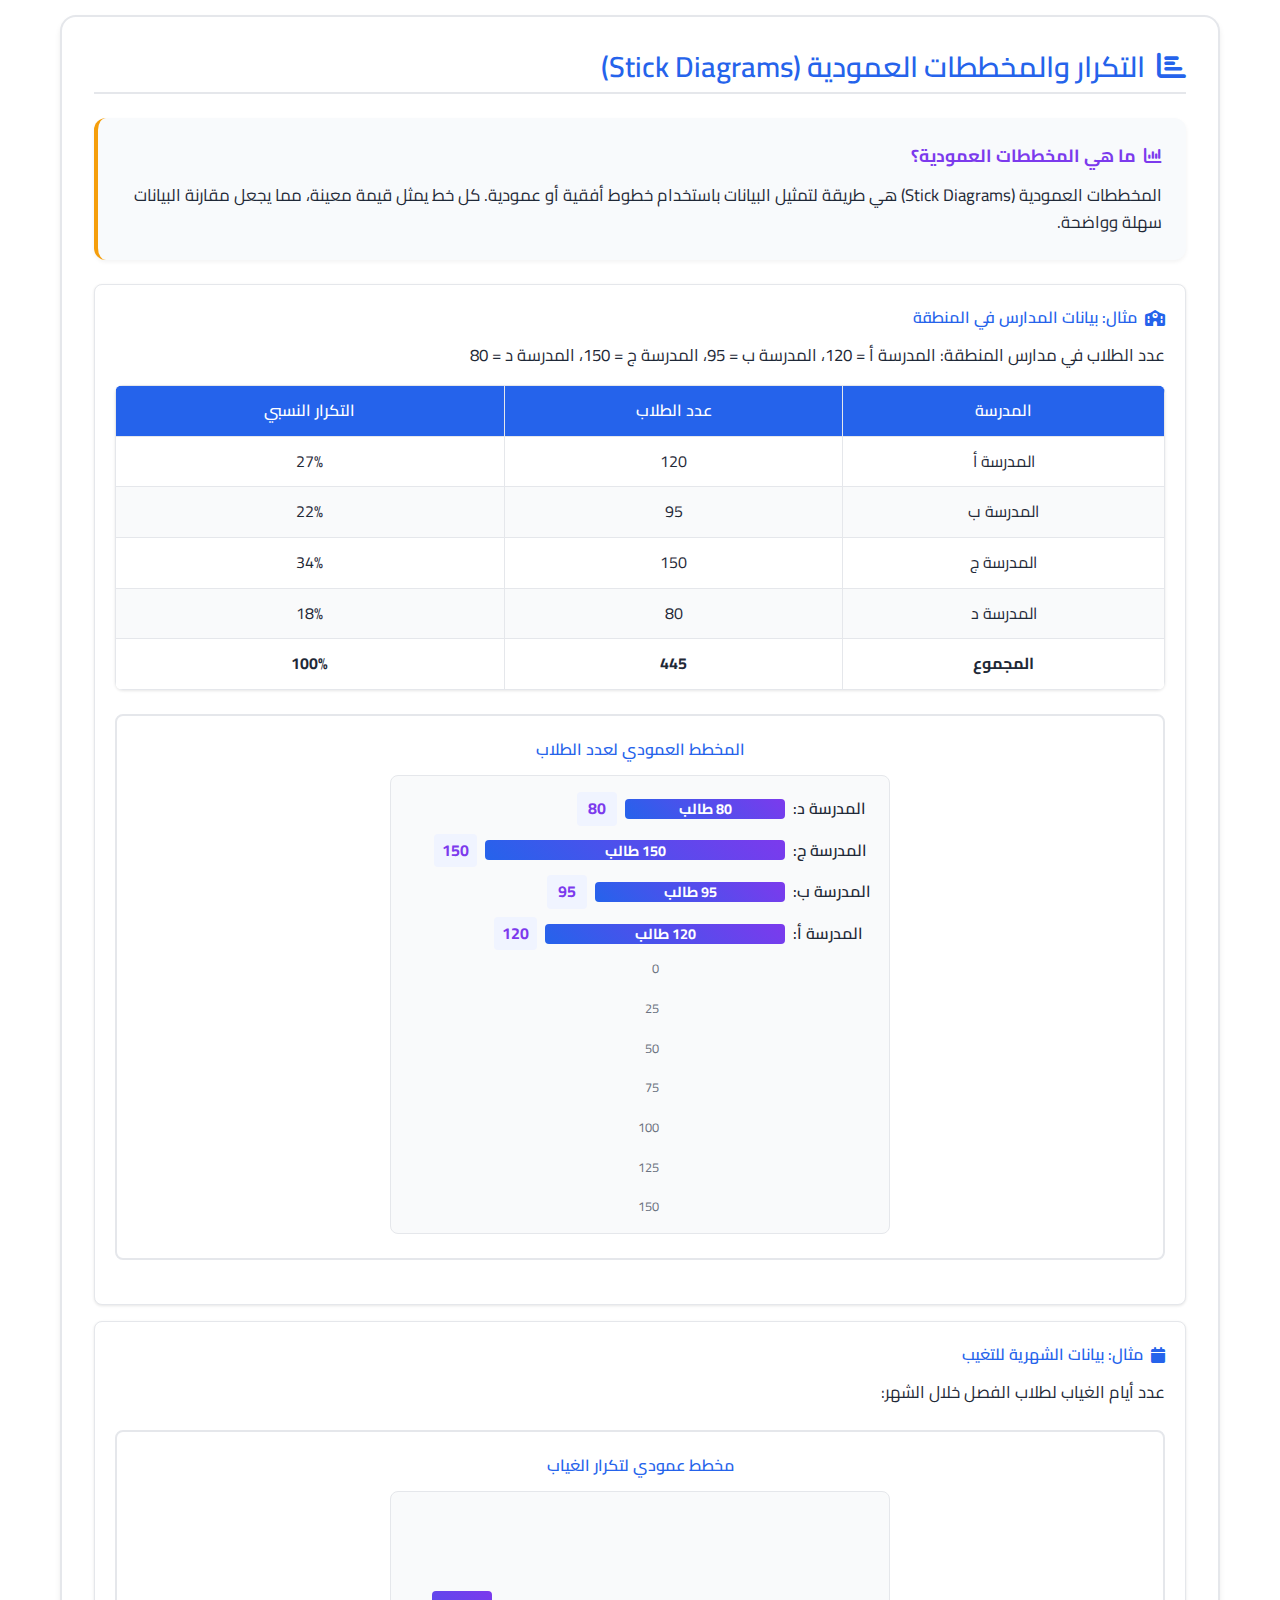
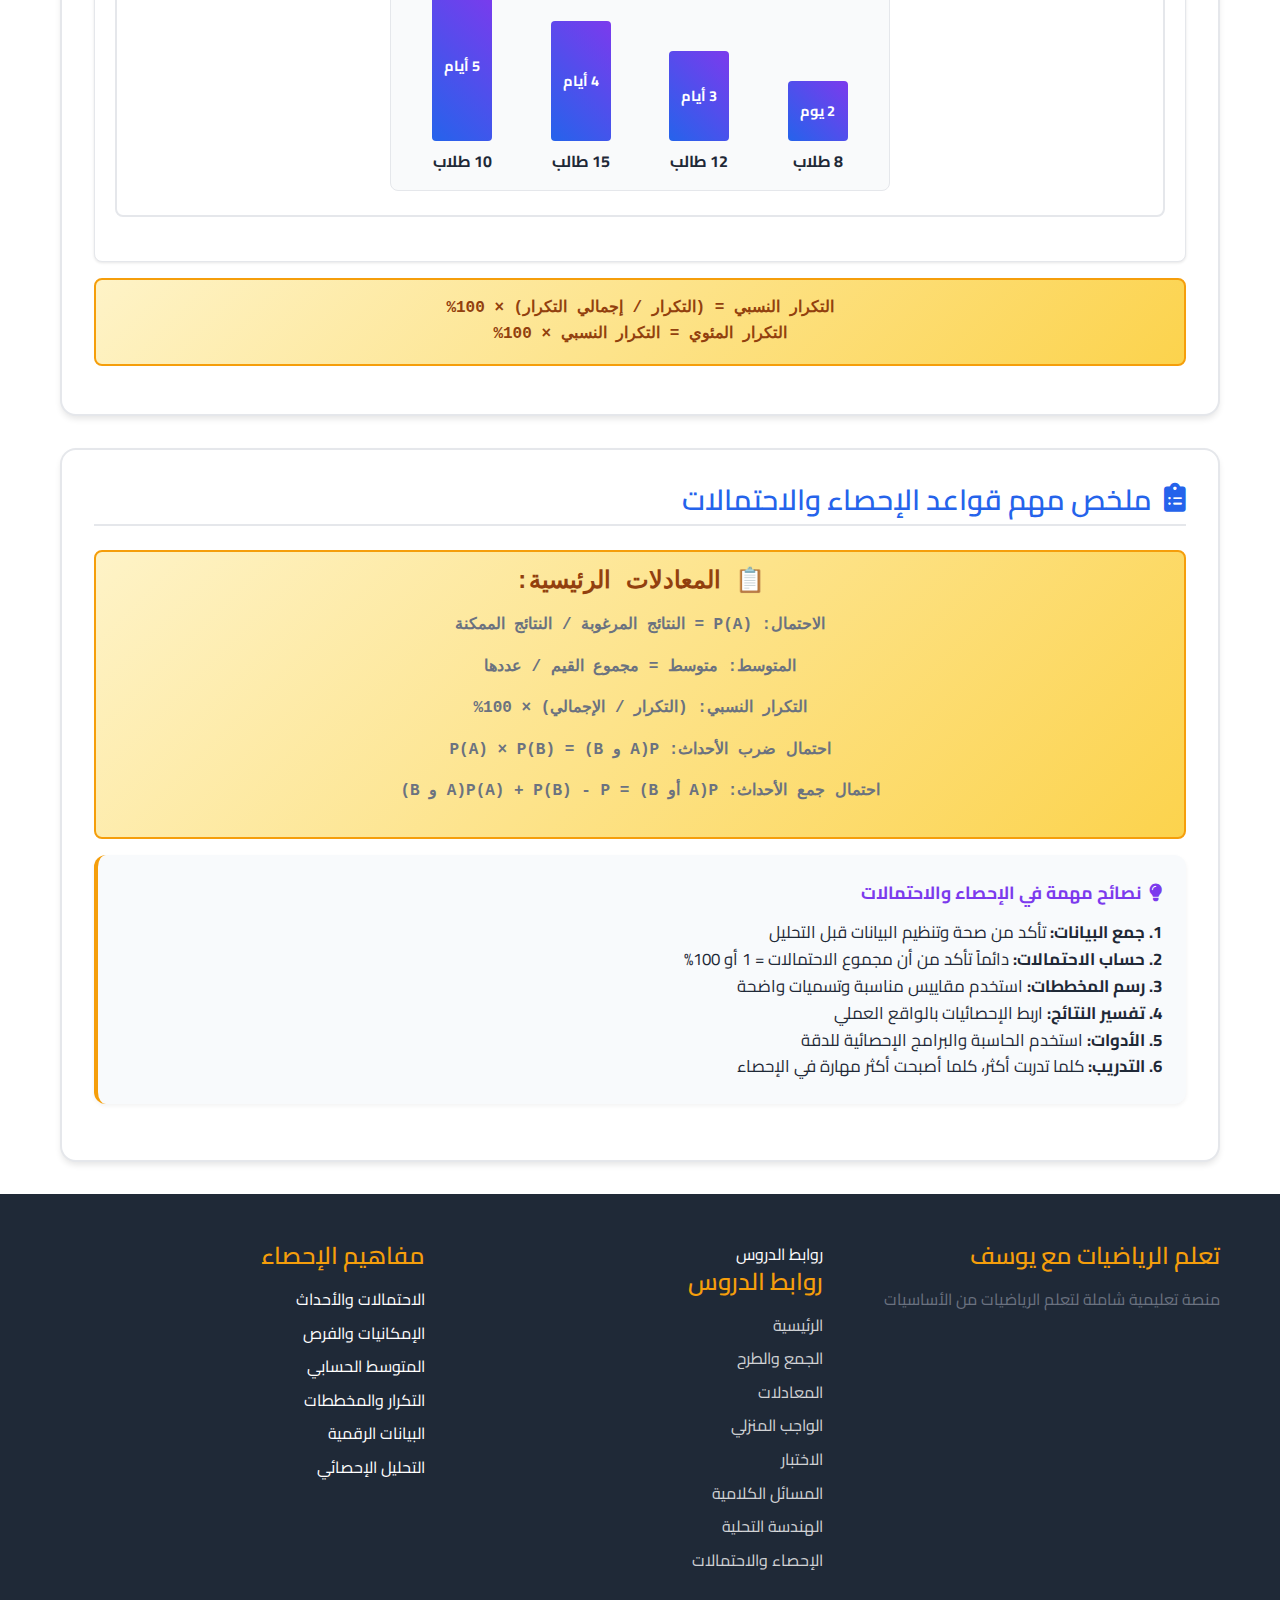
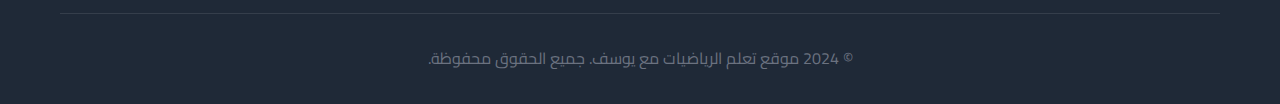
<file: Statistics.html>
<!DOCTYPE html>
<html lang="ar" dir="rtl">
<head>
    <meta charset="UTF-8">
    <meta name="viewport" content="width=device-width, initial-scale=1.0">
    <title>الإحصاء والاحتمالات - Statistics and Probability</title>
    <link rel="stylesheet" href="styles.css">
    <link href="https://fonts.googleapis.com/css2?family=Cairo:wght@300;400;600;700&display=swap" rel="stylesheet">
    <link rel="stylesheet" href="https://cdnjs.cloudflare.com/ajax/libs/font-awesome/6.0.0/css/all.min.css">
    <style>
        .stats-container {
            max-width: 1200px;
            margin: 120px auto 2rem;
            padding: 0 20px;
        }
        
        .stats-header {
            text-align: center;
            margin-bottom: 3rem;
            background: linear-gradient(135deg, #2563eb, #7c3aed);
            color: white;
            padding: 2rem;
            border-radius: 16px;
            box-shadow: 0 20px 25px -5px rgba(0, 0, 0, 0.1);
        }
        
        .concept-section {
            background: white;
            border-radius: 16px;
            padding: 2rem;
            box-shadow: 0 4px 6px -1px rgba(0, 0, 0, 0.1);
            margin-bottom: 2rem;
            border: 2px solid #e5e7eb;
        }
        
        .concept-title {
            color: var(--primary-color);
            font-size: 1.8rem;
            margin-bottom: 1.5rem;
			margin-bottom: 1.5rem;
            display: flex;

            display: flex;
            align-items: center;
            gap: 0.75rem;
            padding-bottom: 0.5rem;
            border-bottom: 2px solid var(--border-color);
        }
        
        .definition-box {
            background: #f8fafc;
            border-radius: 12px;
            padding: 1.5rem;
            margin-bottom: 1.5rem;
            border-left: 4px solid var(--accent-color);
            box-shadow: 0 2px 4px rgba(0, 0, 0, 0.05);
        }
        
        .definition-title {
            color: var(--secondary-color);
            font-weight: 700;
            font-size: 1.1rem;
            margin-bottom: 0.75rem;
            display: flex;
            align-items: center;
            gap: 0.5rem;
        }
        
        .definition-text {
            color: var(--text-color);
            line-height: 1.6;
            font-size: 1.05rem;
        }
        
        .example-card {
            background: white;
            border-radius: 8px;
            padding: 1.25rem;
            margin: 1rem 0;
            border: 1px solid var(--border-color);
            box-shadow: 0 1px 3px rgba(0, 0, 0, 0.1);
        }
        
        .example-title {
            color: var(--primary-color);
            font-weight: 600;
            margin-bottom: 0.75rem;
            display: flex;
            align-items: center;
            gap: 0.5rem;
        }
        
        .step-by-step {
            background: #f8fafc;
            border-radius: 8px;
            padding: 1.25rem;
            margin: 1rem 0;
            border-left: 4px solid var(--primary-color);
        }
        
        .step {
            margin-bottom: 1rem;
            padding: 0.75rem;
            background: white;
            border-radius: 6px;
            border: 1px solid var(--border-color);
        }
        
        .step-number {
            background: var(--primary-color);
            color: white;
            width: 25px;
            height: 25px;
            border-radius: 50%;
            display: inline-flex;
            align-items: center;
            justify-content: center;
            margin-left: 0.5rem;
            font-weight: bold;
            font-size: 0.9rem;
        }
        
        .calculation {
            font-size: 1.1rem;
            font-weight: 600;
            color: var(--secondary-color);
            text-align: center;
            margin: 0.75rem 0;
            padding: 0.75rem;
            background: #f0f4ff;
            border-radius: 6px;
            border: 1px solid #e0e7ff;
        }
        
        .formula-highlight {
            background: linear-gradient(135deg, #fef3c7, #fcd34d);
            border: 2px solid #f59e0b;
            border-radius: 8px;
            padding: 1rem;
            margin: 1rem 0;
            text-align: center;
            font-family: 'Courier New', monospace;
            font-weight: bold;
            color: #92400e;
        }
        
        .answer-box {
            background: linear-gradient(135deg, #dcfce7, #bbf7d0);
            color: #166534;
            border: 2px solid #22c55e;
            border-radius: 8px;
            padding: 1rem;
            text-align: center;
            margin-top: 1rem;
            font-size: 1.2rem;
            font-weight: 700;
        }
        
        /* Stick Diagram Styles */
        .stick-diagram {
            background: white;
            border: 2px solid var(--border-color);
            border-radius: 8px;
            padding: 1.5rem;
            margin: 1.5rem 0;
            display: flex;
            flex-direction: column;
            align-items: center;
        }
        
        .stick-drawing {
            display: flex;
            flex-direction: column-reverse;
            align-items: center;
            gap: 0.5rem;
            padding: 1rem;
            background: #f9fafb;
            border-radius: 8px;
            border: 1px solid #e5e7eb;
            min-height: 300px;
            justify-content: center;
            width: 100%;
            max-width: 500px;
        }
        
        .stick-bar {
            display: flex;
            align-items: center;
            gap: 0.5rem;
            width: 100%;
        }
        
        .stick-visual {
            background: linear-gradient(45deg, var(--primary-color), var(--secondary-color));
            border-radius: 4px;
            height: 20px;
            display: flex;
            align-items: center;
            justify-content: center;
            color: white;
            font-weight: bold;
            font-size: 0.9rem;
            min-width: 60px;
            transition: all 0.3s ease;
        }
        
        .stick-label {
            font-weight: 600;
            color: var(--text-color);
            min-width: 80px;
            text-align: left;
        }
        
        .stick-value {
            font-weight: bold;
            color: var(--secondary-color);
            min-width: 40px;
            text-align: center;
            background: #f0f4ff;
            padding: 0.25rem 0.5rem;
            border-radius: 4px;
        }
        
        .stick-scale {
            display: flex;
            flex-direction: column-reverse;
            align-items: flex-start;
            gap: 1.2rem;
            margin-left: 1rem;
            font-size: 0.8rem;
            color: var(--text-light);
        }
        
        /* Interactive Probabilities */
        .probability-wheel {
            width: 200px;
            height: 200px;
            border-radius: 50%;
            background: conic-gradient(
                #ef4444 0deg 120deg,
                #3b82f6 120deg 240deg,
                #22c55e 240deg 360deg
            );
            margin: 1rem auto;
            position: relative;
            display: flex;
            align-items: center;
            justify-content: center;
            box-shadow: 0 4px 8px rgba(0, 0, 0, 0.2);
        }
        
        .wheel-spinner {
            position: absolute;
            width: 180px;
            height: 180px;
            border-radius: 50%;
            background: white;
            display: flex;
            align-items: center;
            justify-content: center;
            font-weight: bold;
            color: var(--text-color);
        }
        
        .dice-roller {
            display: flex;
            justify-content: center;
            gap: 1rem;
            margin: 1rem 0;
        }
        
        .dice {
            width: 60px;
            height: 60px;
            background: white;
            border: 2px solid var(--border-color);
            border-radius: 8px;
            display: flex;
            align-items: center;
            justify-content: center;
            font-size: 2rem;
            font-weight: bold;
            box-shadow: 0 2px 4px rgba(0, 0, 0, 0.1);
            transition: transform 0.3s ease;
        }
        
        .dice:hover {
            transform: scale(1.1);
        }
        
        .frequency-table {
            width: 100%;
            border-collapse: collapse;
            margin: 1rem 0;
            background: white;
            border-radius: 8px;
            overflow: hidden;
            box-shadow: 0 1px 3px rgba(0, 0, 0, 0.1);
        }
        
        .frequency-table th,
        .frequency-table td {
            padding: 0.75rem;
            text-align: center;
            border: 1px solid var(--border-color);
        }
        
        .frequency-table th {
            background: var(--primary-color);
            color: white;
            font-weight: 600;
        }
        
        .frequency-table tr:nth-child(even) {
            background: #f9fafb;
        }
        
        .stats-visual {
            display: flex;
            justify-content: space-around;
            align-items: center;
            margin: 2rem 0;
            flex-wrap: wrap;
            gap: 2rem;
        }
        
        .stat-demo {
            text-align: center;
            padding: 1.5rem;
            background: white;
            border-radius: 12px;
            border: 2px solid var(--border-color);
            box-shadow: 0 2px 4px rgba(0, 0, 0, 0.1);
            min-width: 200px;
        }
        
        .stat-icon {
            font-size: 3rem;
            color: var(--accent-color);
            margin-bottom: 1rem;
            display: block;
        }
        
        .interactive-demo {
            background: #fafafa;
            border: 2px dashed var(--border-color);
            border-radius: 8px;
            padding: 2rem;
            margin: 1rem 0;
            text-align:: center;
            text-align: center;
        }
        
        @media (max-width: 768px) {
            .stats-container {
                margin: 100px auto 2rem;
                padding: 0 15px;
            }
            
            .concept-title {
                font-size: 1.5rem;
            }
            
            .stick-drawing {
                min-height: 250px;
            }
            
            .probability-wheel {
                width: 150px;
                height: 150px;
            }
            
            .wheel-spinner {
                width: 130px;
                height: 130px;: height: 130px;
            }
            
            .stats-visual {
                flex-direction: column;
                gap: 1rem;
            }
            
            .stat-demo {
                min-width: 150px;
            }
        }
    </style>
</head>
<body>
    <!-- Header -->
    <header class="header">
        <nav class="nav">
            <div class="nav-brand">
                <i class="fas fa-calculator"></i>
                <span>تعلم الرياضيات مع يوسف</span>
            </div>
            <ul class="nav-menu">
                <li><a href="index.html">الرئيسية</a></li>
                <li><a href="Page1.html">الجمع والطرح</a></li>
                <li><a href="Page2.html">المعادلات</a></li>
                <li><a href="HomeWork.html">الواجب</a></li>
                <li><a href="Quiz1.html">الاختبار</a></li>
                <li><a href="Problem.html">المسائل</a></li>
                <li><a href="Analytical.html">الهندسة</a></li>
                <li><a href="Statistics.html">الإحصاء</a></li>
            </ul>
            <div class="nav-toggle">
                <span></span>
                <span></span>
                <span></span>
            </div>
        </nav>
    </header>

    <main>
        <div class="stats-container">
            <div class="stats-header">
                <h1><i class="fas fa-chart-bar"></i> الإحصاء والاحتمالات</h1>
                <p>تعلم المفاهيم الأساسية للإحصاء وحساب الاحتمالات</p>
                <p>الاحتمالات، الإمكانيات، الفرص، المتوسط، التكرار، المخطط العمودي</p>
            </div>

            <!-- مقدمة في الإحصاء -->
            <div class="concept-section">
                <h2 class="concept-title">
                    <i class="fas fa-chart-line"></i>
                    مقدمة في الإحصاء
                </h2>
                
                <div class="definition-box">
                    <div class="definition-title">
                        <i class="fas fa-info-circle"></i>
                        ما هو الإحصاء؟
                    </div>
                    <div class="definition-text">
                        الإحصاء هو علم جمع وتحليل البيانات الرقمية واستخراج المعلومات المفيدة منها. يساعدنا في فهم الأنماط والاتجاهات في البيانات واتخاذ القرارات المستنيرة.
                    </div>
                </div>

                <div class="definition-box">
                    <div class="definition-title">
                        <i class="fas fa-database"></i>
                        أنواع البيانات في الإحصاء
                    </div>
                    <div class="definition-text">
                        <strong>البيانات الكمية:</strong> يمكن قياسها بالأرقام (العمر، الطول، الوزن)<br>
                        <strong>البيانات النوعية:</strong> تصف الصفات والخصائص (اللون، الطعم، النوع)<br>
                        <strong>البيانات المنفصلة:</strong> قيم محددة وقابلة للعد (عدد الطلاب في الفصل)<br>
                        <strong>البيانات المتصلة:</strong> قيم قابلة للقياس على مقياس مستمر (درجة الحرارة)
                    </div>
                </div>

                <div class="stats-visual">
                    <div class="stat-demo">
                        <div class="stat-icon">📊</div>
                        <h3>الإحصاء الوصفي</h3>
                        <p>وصف البيانات وتلخيصها</p>
                    </div>
                    
                    <div class="stat-demo">
                        <div class="stat-icon">🎯</div>
                        <h3>الاستدلال الإحصائي</h3>
                        <p>استخلاص النتائج من البيانات</p>
                    </div>
                    
                    <div class="stat-demo">
                        <div class="stat-icon">📈</div>
                        <h3>تحليل البيانات</h3>
                        <p>البحث عن الأنماط والاتجاهات</p>
                    </div>
                </div>
            </div>

            <!-- الاحتمالات -->
            <div class="concept-section">
                <h2 class="concept-title">
                    <i class="fas fa-dice"></i>
                    الاحتمالات والمفهوم الأساسي
                </h2>
                
                <div class="definition-box">
                    <div class="definition-title">
                        <i class="fas fa-question-circle"></i>
                        ما هي الاحتمالات؟
                    </div>
                    <div class="definition-text">
                        الاحتمال هو احتمال وقوع حدث معين. يُعبَّر عن الاحتمال بعدد بين 0 و 1، أو كنسبة مئوية بين 0% و 100%. الاحتمال 0 يعني استحالة الحدث، والاحتمال 1 يعني تأكيد الحدث.
                    </div>
                </div>

                <div class="example-card">
                    <div class="example-title">
                        <i class="fas fa-calculator"></i>
                        مثال: رمي قطعة نقد
                    </div>
                    <div class="definition-text">
                        قطعة النقد لها وجهان: صورة (ص) ونظير (ن). ما احتمال ظهور الصورة؟
                    </div>
                    
                    <div class="step-by-step">
                        <div class="step">
                            <span class="step-number">1</span>
                            إجمالي النتائج الممكنة = 2 (ص أو ن)
                        </div>
                        <div class="step">
                            <span class="step-number">2</span>
                            النتائج المرغوبة = 1 (الصورة فقط)
                        </div>
                        <div class="step">
                            <span class="step-number">3</span>
                            احتمال ظهور الصورة = عدد النتائج المرغوبة ÷ إجمالي النتائج
                        </div>
                    </div>
                    
                    <div class="calculation">
                        احتمال ظهور الصورة = 1 ÷ 2 = 0.5 = 50%
                    </div>
                    
                    <div class="answer-box">
                        الإجابة: احتمال ظهور الصورة = 50%
                    </div>
                </div>

                <div class="interactive-demo">
                    <h3>🎲 تجربة تفاعلية: رمي حجر النرد</h3>
                    <div class="dice-roller">
                        <div class="dice" id="dice1">⚄</div>
                        <div class="dice" id="dice2">⚃</div>
                    </div>
                    <button class="btn btn-primary" onclick="rollDice()" style="margin-top: 1rem;">
                        رمي النرد
                    </button>
                    <p id="diceResult" style="margin-top: 1rem;"></p>
                </div>

                <div class="formula-highlight">
                    احتمالية وقوع حدث = عدد النتائج المرغوبة ÷ إجمالي النتائج الممكنة<br>
                    P(حدث) = النتائج المرغوبة / النتائج الممكنة
                </div>
            </div>

            <!-- الإمكانيات والفرص -->
            <div class="concept-section">
                <h2 class="concept-title">
                    <i class="fas fa-lightbulb"></i>
                    الإمكانيات والفرص
                </h2>
                
                <div class="definition-box">
                    <div class="definition-title">
                        <i class="fas fa-shuffle"></i>
                        مفهوم الإمكانيات
                    </div>
                    <div class="definition-text">
                        الإمكانيات هي جميع النتائج الممكنة لحدث ما. فهم الإمكانيات يساعدنا في حساب الاحتمالات بشكل دقيق ومعرفة جميع الخيارات المتاحة.
                    </div>
                </div>

                <div class="example-card">
                    <div class="example-title">
                        <i class="fas fa-calculator"></i>
                        مثال: سلة تحتوي على كرات ملونة
                    </div>
                    <div class="definition-text">
                        سلة تحتوي على: 3 كرات حمراء، 5 كرات زرقاء، و 2 كرات خضراء. كم احتمال اختيار كرة زرقاء؟
                    </div>
                    
                    <div class="step-by-step">
                        <div class="step">
                            <span class="step-number">1</span>
                            إجمالي عدد الكرات = 3 + 5 + 2 = 10 كرات
                        </div>
                        <div class="step">
                            <span class="step-number">2</span>
                            عدد الكرات الزرقاء = 5 كرات
                        </div>
                        <div class="step">
                            <span class="step-number">3</span>
                            احتمال اختيار كرة زرقاء = 5 ÷ 10
                        </div>
                    </div>
                    
                    <div class="calculation">
                        احتمال اختيار كرة زرقاء = 5 ÷ 10 = 0.5 = 50%
                    </div>
                    
                    <div class="answer-box">
                        الإجابة: احتمال اختيار كرة زرقاء = 50%
                    </div>
                </div>

                <div class="example-card">
                    <div class="example-title">
                        <i class="fas fa-wheelchair"></i>
                        مثال: العجلة الدوارة
                    </div>
                    <div class="interactive-demo">
                        <div class="probability-wheel">
                            <div class="wheel-spinner">
                                <span>اضغط للدوران</span>
                            </div>
                        </div>
                        <p>العجلة مقسمة إلى 3 أقسام:<br>
                        🔴 أحمر (40%) 🔵 أزرق (40%) 🟢 أخضر (20%)</p>
                        <button class="btn btn-secondary" onclick="wheelToSpin()">
                            اقليد على العجلة
                        </button>
                        <p id="wheelResult"></p>
                    </div>
                </div>
            </div>

            <!-- المتوسط الحسابي -->
            <div class="concept-section">
                <h2 class="concept-title">
                    <i class="fas fa-balance-scale"></i>
                    المتوسط الحسابي
                </h2>
                
                <div class="definition-box">
                    <div class="definition-title">
                        <i class="fas fa-calculator"></i>
                        ما هو المتوسط؟
                    </div>
                    <div class="definition-text">
                        المتوسط الحسابي هو القيمة التي نحصل عليها عند جمع جميع القيم وتقسيم النتيجة على عددها. يُعتبر مقياساً لـ"الوسط" أو "النقطة الوسطى" لمجموعة من البيانات.
                    </div>
                </div>

                <div class="example-card">
                    <div class="example-title">
                        <i class="fas fa-graduation-cap"></i>
                        مثال: درجات الطلاب
                    </div>
                    <div class="definition-text">
                        درجات 5 طلاب في مادة الرياضيات: 85، 92، 78، 88، 95. احسب المتوسط الحسابي.
                    </div>
                    
                    <div class="step-by-step">
                        <div class="step">
                            <span class="step-number">1</span>
                            جمع جميع الدرجات
                        </div>
                        <div class="calculation">
                            85 + 92 + 78 + 88 + 95 = 438
                        </div>
                        <div class="step">
                            <span class="step-number">2</span>
                            قسمة المجموع على عدد الدرجات
                        </div>
                        <div class="calculation">
                            المتوسط = 438 ÷ 5 = 87.6
                        </div>
                    </div>
                    
                    <div class="answer-box">
                        الإجابة: المتوسط الحسابي = 87.6 درجة
                    </div>
                </div>

                <div class="formula-highlight">
                    المتوسط الحسابي = مجموع القيم ÷ عددها<br>
                    المتوسط = (ق₁ + ق₂ + ق₃ + ... + قₙ) ÷ ن
                </div>
            </div>

            <!-- التكرار والمخططات -->
            <div class="concept-section">
                <h2 class="concept-title">
                    <i class="fas fa-chart-bar"></i>
                    التكرار والمخططات العمودية (Stick Diagrams)
                </h2>
                
                <div class="definition-box">
                    <div class="definition-title">
                        <i class="fas fa-chart-column"></i>
                        ما هي المخططات العمودية؟
                    </div>
                    <div class="definition-text">
                        المخططات العمودية (Stick Diagrams) هي طريقة لتمثيل البيانات باستخدام خطوط أفقية أو عمودية. كل خط يمثل قيمة معينة، مما يجعل مقارنة البيانات سهلة وواضحة.
                    </div>
                </div>

                <div class="example-card">
                    <div class="example-title">
                        <i class="fas fa-school"></i>
                        مثال: بيانات المدارس في المنطقة
                    </div>
                    <div class="definition-text">
                        عدد الطلاب في مدارس المنطقة: المدرسة أ = 120، المدرسة ب = 95، المدرسة ج = 150، المدرسة د = 80
                    </div>
                    
                    <table class="frequency-table">
                        <thead>
                            <tr>
                                <th>المدرسة</th>
                                <th>عدد الطلاب</th>
                                <th>التكرار النسبي</th>
                            </tr>
                        </thead>
                        <tbody>
                            <tr>
                                <td>المدرسة أ</td>
                                <td>120</td>
                                <td>27%</td>
                            </tr>
                            <tr>
                                <td>المدرسة ب</td>
                                <td>95</td>
                                <td>22%</td>
                            </tr>
                            <tr>
                                <td>المدرسة ج</td>
                                <td>150</td>
                                <td>34%</td>
                            </tr>
                            <tr>
                                <td>المدرسة د</td>
                                <td>80</td>
                                <td>18%</td>
                            </tr>
                        </tbody>
                        <tfoot>
                            <tr>
                                <td><strong>المجموع</strong></td>
                                <td><strong>445</strong></td>
                                <td><strong>100%</strong></td>
                            </tr>
                        </tfoot>
                    </table>

                    <!-- Stick Diagram -->
                    <div class="stick-diagram">
                        <h4 style="margin-bottom: 1rem; color: var(--primary-color);">المخطط العمودي لعدد الطلاب</h4>
                        <div class="stick-drawing">
                            <div class="stick-scale">
                                <span>150</span>
                                <span>125</span>
                                <span>100</span>
                                <span>75</span>
                                <span>50</span>
                                <span>25</span>
                                <span>0</span>
                            </div>
                           <div class="stick-bar">
                               <div class="stick-label">المدرسة أ:</div>
                               <div class="stick-visual" style="width: 240px;">120 طالب</div>
                               <div class="stick-value">120</div>
                            </div>
                            <div class="stick-bar">
                               <div class="stick-label">المدرسة ب:</div>
                               <div class="stick-visual" style="width: 190px;">95 طالب</div>
                               <div class="stick-value">95</div>
                            </div>
                            <div class="stick-bar">
                               <div class="stick-label">المدرسة ج:</div>
                               <div class="stick-visual" style="width: 300px;">150 طالب</div>
                               <div class="stick-value">150</div>
                            </div>
                            <div class="stick-bar">
                               <div class="stick-label">المدرسة د:</div>
                               <div class="stick-visual" style="width: 160px;">80 طالب</div>
                               <div class="stick-value">80</div>
                           </div>
                        </div>
                    </div>
                </div>

                <div class="example-card">
                    <div class="example-title">
                        <i class="fas fa-calendar"></i>
                        مثال: بيانات الشهرية للتغيب
                    </div>
                    <div class="definition-text">
                        عدد أيام الغياب لطلاب الفصل خلال الشهر:
                    </div>
                    
                    <!-- Vertical Stick Diagram -->
                    <div class="stick-diagram">
                        <h4 style="margin-bottom: 1rem; color: var(--primary-color);">مخطط عمودي لتكرار الغياب</h4>
                        <div class="stick-drawing" style="flex-direction: row; justify-content: space-around; align-items: flex-end; height: 200px;">
                            <div style="display: flex; flex-direction: column; align-items: center;">
                                <div class="stick-visual" style="width: 40px; height: 60px; writing-mode: horizontal-tb;">2 يوم</div>
                                <div style="margin-top: 0.5rem; font-weight: bold;">8 طلاب</div>
                            </div>
                            <div style="display: flex; flex-direction: column; align-items: center;">
                                <div class="stick-visual" style="width: 40px; height: 90px; writing-mode: horizontal-tb;">3 أيام</div>
                                <div style="margin-top: 0.5rem; font-weight: bold;">12 طالب</div>
                            </div>
                            <div style="display: flex; flex-direction: column; align-items: center;">
                                <div class="stick-visual" style="width: 40px; height: 120px; writing-mode: horizontal-tb;">4 أيام</div>
                                <div style="margin-top: 0.5rem; font-weight: bold;">15 طالب</div>
                            </div>
                            <div style="display: flex; flex-direction: column; align-items: center;">
                                <div class="stick-visual" style="width: 40px; height: 150px; writing-mode: horizontal-tb;">5 أيام</div>
                                <div style="margin-top: 0.5rem; font-weight: bold;">10 طلاب</div>
                            </div>
                        </div>
                    </div>
                </div>

                <div class="formula-highlight">
                    التكرار النسبي = (التكرار / إجمالي التكرار) × 100%<br>
                    التكرار المئوي = التكرار النسبي × 100%
                </div>
            </div>

            <!-- ملخص القواعد -->
            <div class="concept-section">
                <h2 class="concept-title">
                    <i class="fas fa-clipboard-list"></i>
                    ملخص مهم قواعد الإحصاء والاحتمالات
                </h2>
                
                <div class="formula-highlight">
                    <h3>📋 المعادلات الرئيسية:</h3>
                    <p><strong>الاحتمال:</strong> P(A) = النتائج المرغوبة / النتائج الممكنة</p>
                    <p><strong>المتوسط:</strong> متوسط = مجموع القيم / عددها</p>
                    <p><strong>التكرار النسبي:</strong> (التكرار / الإجمالي) × 100%</p>
                    <p><strong>احتمال ضرب الأحداث:</strong> P(A و B) = P(A) × P(B)</p>
                    <p><strong>احتمال جمع الأحداث:</strong> P(A أو B) = P(A) + P(B) - P(A و B)</p>
                </div>

                <div class="definition-box">
                    <div class="definition-title">
                        <i class="fas fa-lightbulb"></i>
                        نصائح مهمة في الإحصاء والاحتمالات
                    </div>
                    <div class="definition-text">
                        <strong>1. جمع البيانات:</strong> تأكد من صحة وتنظيم البيانات قبل التحليل<br>
                        <strong>2. حساب الاحتمالات:</strong> دائماً تأكد من أن مجموع الاحتمالات = 1 أو 100%<br>
                        <strong>3. رسم المخططات:</strong> استخدم مقاييس مناسبة وتسميات واضحة<br>
                        <strong>4. تفسير النتائج:</strong> اربط الإحصائيات بالواقع العملي<br>
                        <strong>5. الأدوات:</strong> استخدم الحاسبة والبرامج الإحصائية للدقة<br>
                        <strong>6. التدريب:</strong> كلما تدربت أكثر، كلما أصبحت أكثر مهارة في الإحصاء
                    </div>
                </div>
            </div>
        </div>
    </main>

    <!-- Footer -->
    <footer class="footer">
        <div class="container">
            <div class="footer-content">
                <div class="footer-section">
                    <h3>تعلم الرياضيات مع يوسف</h3>
                    <p>منصة تعليمية شاملة لتعلم الرياضيات من الأساسيات</p>
                </div>
                <div class="footer-section">
                    <h Tخhحh3>روابط الدروس</h3>

                    <h3>روابط الدروس</h3>
                    <ul>
                        <li><a href="index.html">الرئيسية</a></li>
                        <li><a href="Page1.html">الجمع والطرح</a></li>
                        <li><a href="Page2.html">المعادلات</a></li>
                        <li><a href="HomeWork.html">الواجب المنزلي</a></li>
                        <li><a href="Quiz1.html">الاختبار</a></li>
                        <li><a href="Problem.html">المسائل الكلامية</a></li>
                        <li><a href="Analytical.html">الهندسة التحلية</a></li>
                        <li><a href="Statistics.html">الإحصاء والاحتمالات</a></li>
                    </ul>
                </div>
                <div class="footer-section">
                    <h3>مفاهيم الإحصاء</h3>
                    <ul>
                        <li>الاحتمالات والأحداث</li>
                        <li>الإمكانيات والفرص</li>
                        <li>المتوسط الحسابي</li>
                        <li>التكرار والمخططات</li>
                        <li>البيانات الرقمية</li>
                        <li>التحليل الإحصائي</li>
                    </ul>
                </div>
            </div>
            <div class="footer-bottom">
                <p>&copy; 2024 موقع تعلم الرياضيات مع يوسف. جميع الحقوق محفوظة.</p>
            </div>
        </div>
    </footer>

    <script>
        // تفاعل بسيط للصفحة
        document.addEventListener('DOMContentLoaded', function() {
            // إضافة تأثير للعناصر عند التمرير
            const elements = document.querySelectorAl
            const elements = document.querySelectorAll('.concept-section, .example-card');
            
            const observer = new IntersectionObserver((entries) => {
                entries.forEach(entry => {
                    if (entry.isIntersecting) {
                        entry.target.style.opacity = '1';
                        entry.target.style.transform = 'translateY(0)';
                    }
                });
            }, {
                threshold: 0.1
            });
            
            elements.forEach(element => {
                element.style.opacity = '0';
                element.style.transform = 'translateY(30px)';
                element.style.transition = 'opacity 0.8s ease, transform 0.8s ease';
                observer.observe(element);
            });

            // تنسيق متنقل قابل للطي
            const navToggle = document.querySelector('.nav-toggle');
            const navMenu = document.querySelector('.nav-menu');
            
            if (navToggle) {
                navToggle.addEventListener('click', () => {
                    navMenu.classList.toggle('active');
                });
            }
        });

        // رمي النرد التفاعلي
        function rollDice() {
            const dice1 = document.getElementById('dice1');
            const dice2 = document.getElementById('dice2');
            const result = document.getElementById('diceResult');
            
            // رموز النرد
            const diceSymbols = ['⚀', '⚁', '⚂', '⚃', '⚄', '⚅'];
            
            // توليد أرقام عشوائية
            const random1 = Math.floor(Math.random() * 6);
            const random2 = Math.floor(Math.random() * 6);
            
            // عرض النتائج
            dice1.textContent = diceSymbols[random1];
            dice2.textContent = diceSymbols[random2];
            
            const sum = random1 + random2 + 2; // +2 لأن النرد يبدأ من 1
            const probSum = calculateProbability(sum);
            
            result.innerHTML = `
                <strong>النتيجة:</strong> النرد الأول = ${random1 + 1}، النرد الثاني = ${random2 + 1}<br>
                <strong>المجموع:</strong> ${sum}<br>
                <strong>احتمالية هذا المجموع:</strong> ${probSum}%
            `;
        }

        function calculateProbability(sum) {
            const probabilities = {
                2: '2.78',
                3: '5.56',
                4: '8.33',
                5: '11.11',
                6: '13.89',
                7: '16.67',
                8: '13.89',
                9: '11.11',
                10: '8.33',
                11: '5.56',
                12: '2.78'
            };
            return probabilities[sum] || '0';
        }

        // تدوير العجلة الدوارة
        function wheelToSpin() {
            const spinner = document.querySelector('.wheel-spinner');
            const result = document.getElementById('wheelResult');
            
            // تأثير الدوران
            spinner.style.transition = 'transform 3s ease-out';
            spinner.style.transform = 'rotate(' + (360 * 5 + Math.random() * 360) + 'deg)';
            
            // تحديد النتيجة بناءً على الدوران
            setTimeout(() => {
                const outcomes = ['أحمر', 'أزرق', 'أخضر'];
                const probabilities = [40, 40, 20];
                const random = Math.random() * 100;
                
                let cumulative = 0;
                let outcome = '';
                
                for (let i = 0; i < probabilities.length; i++) {
                    cumulative += probabilities[i];
                    if (random <= cumulative) {
                        outcome = outcomes[i];
                        break;
                    }
                }
                
                result.innerHTML = `
                    <strong>النتيجة:</strong> ${outcome}<br>
                    <strong>احتمالية هذا اللون:</strong> ${outcome === 'أخضر' ? '20%' : '40%'}
                `;
            }, 3000);
        }
    </script>
</body>
</html>
</file>
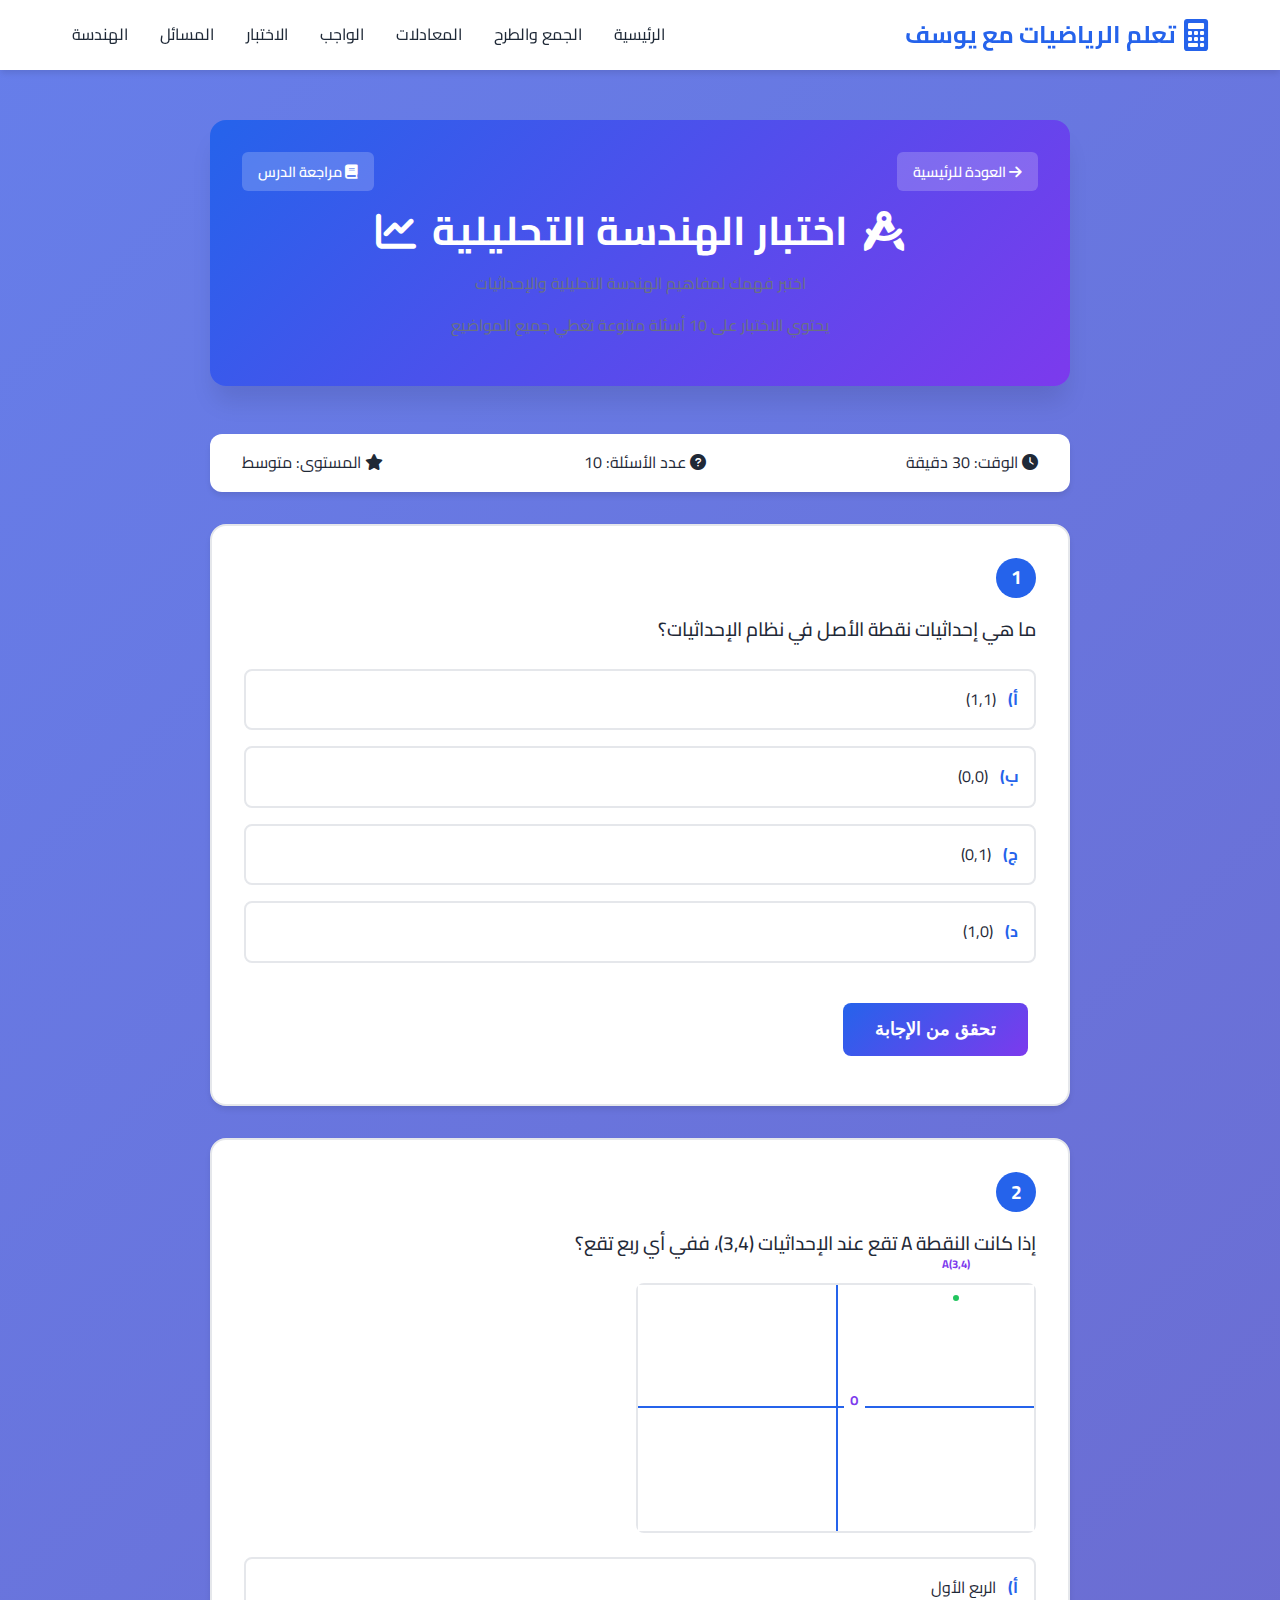
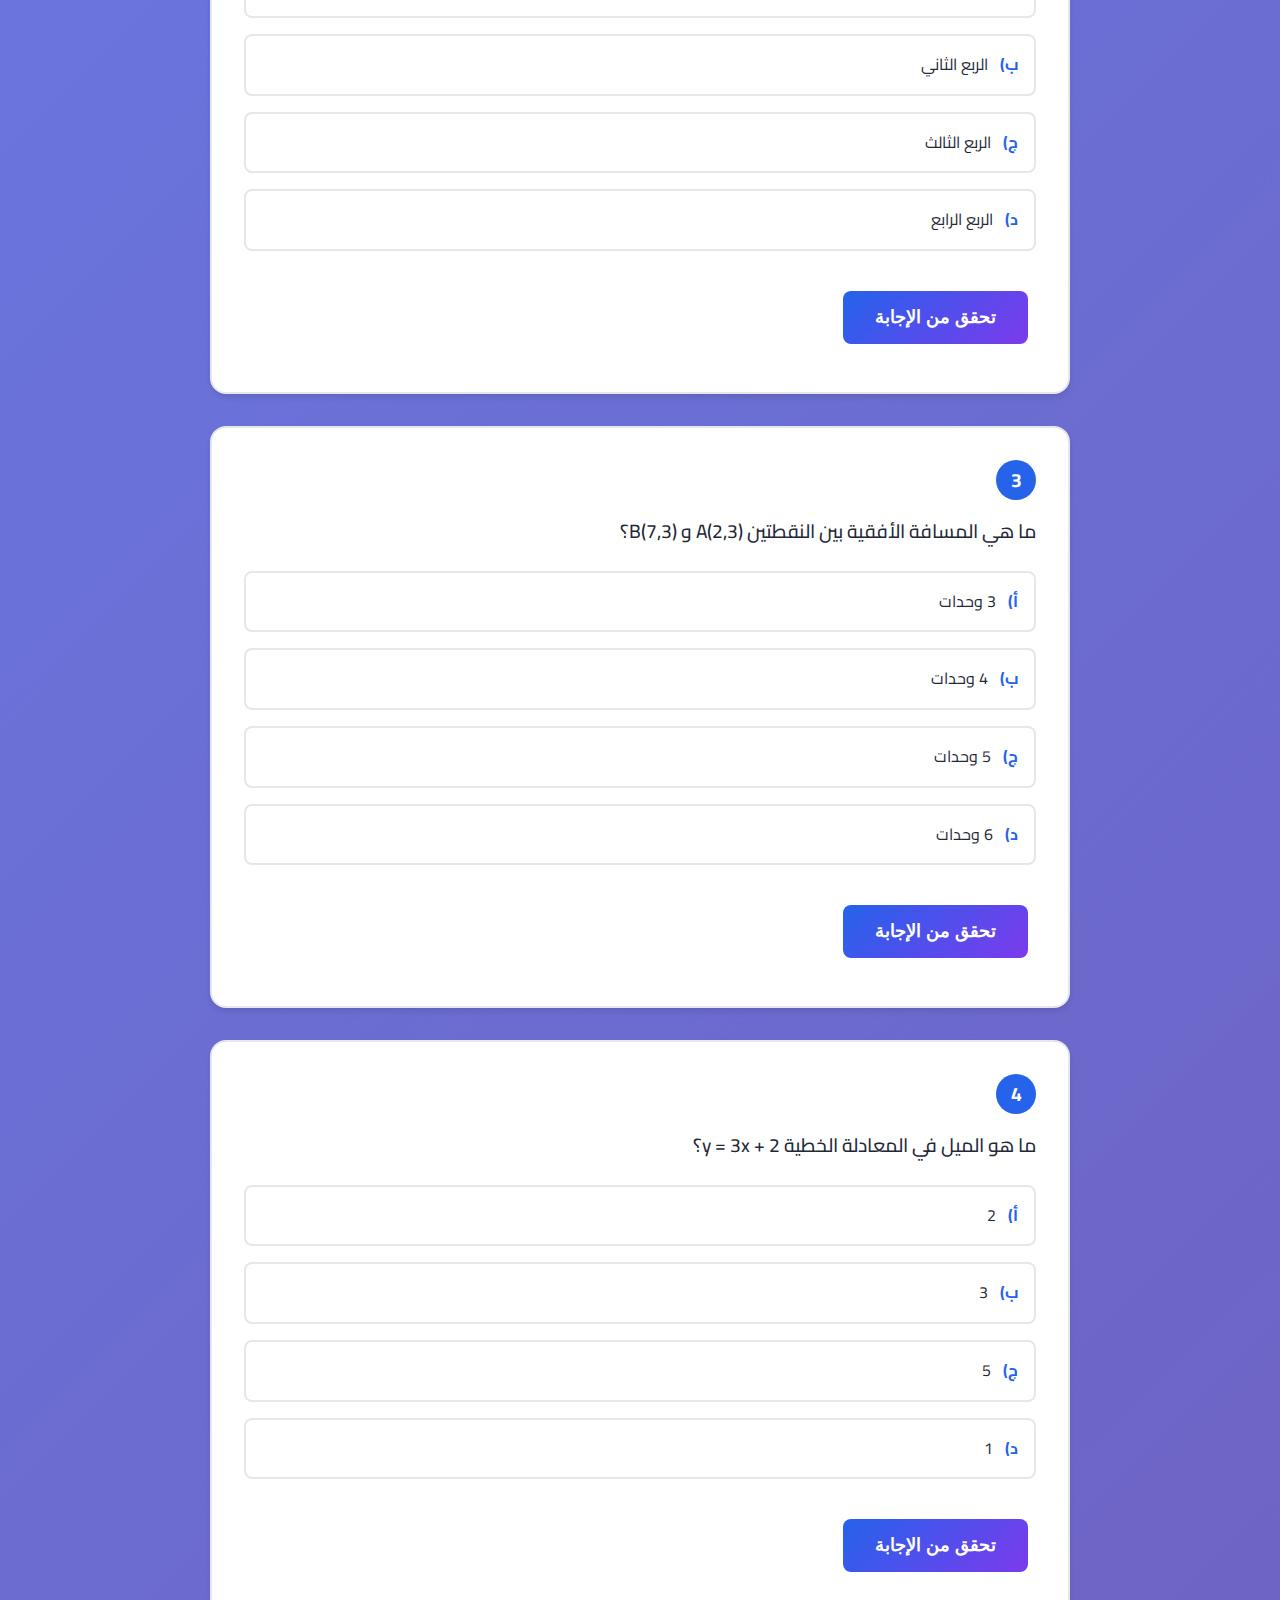
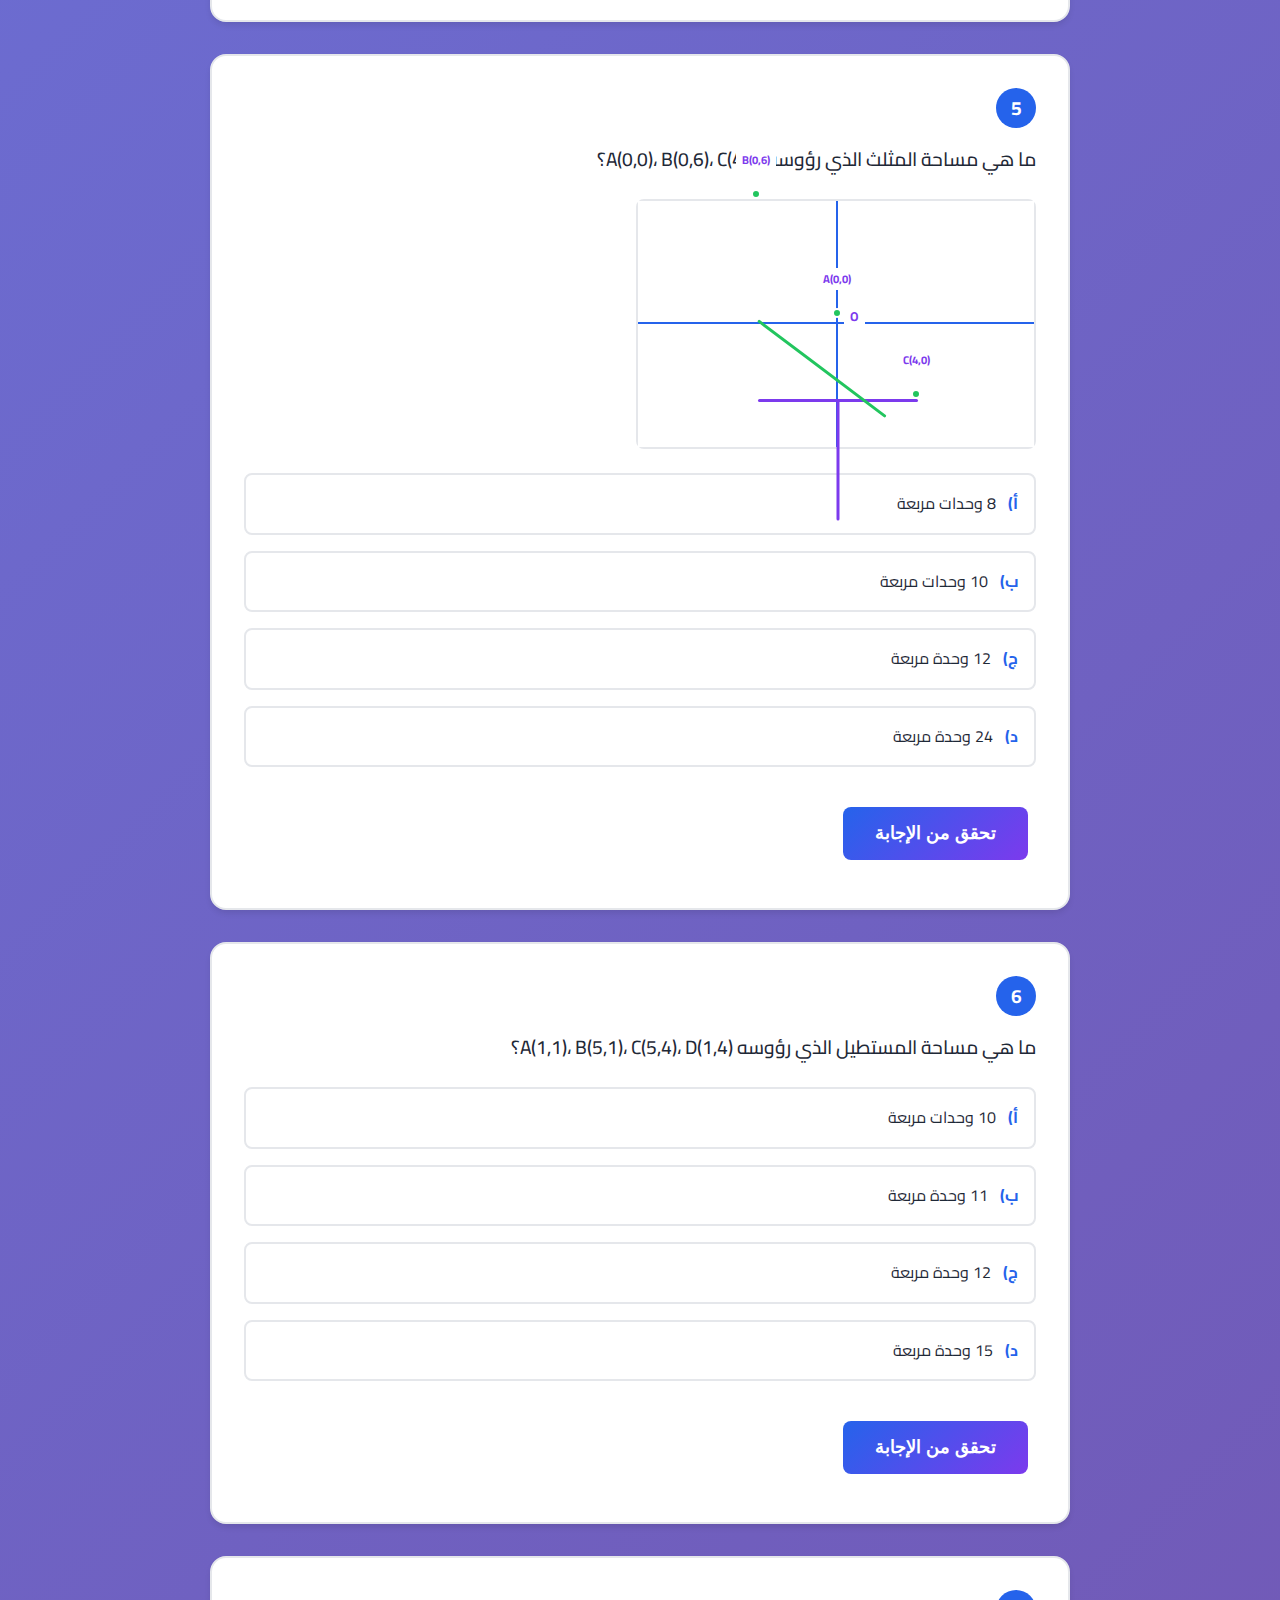
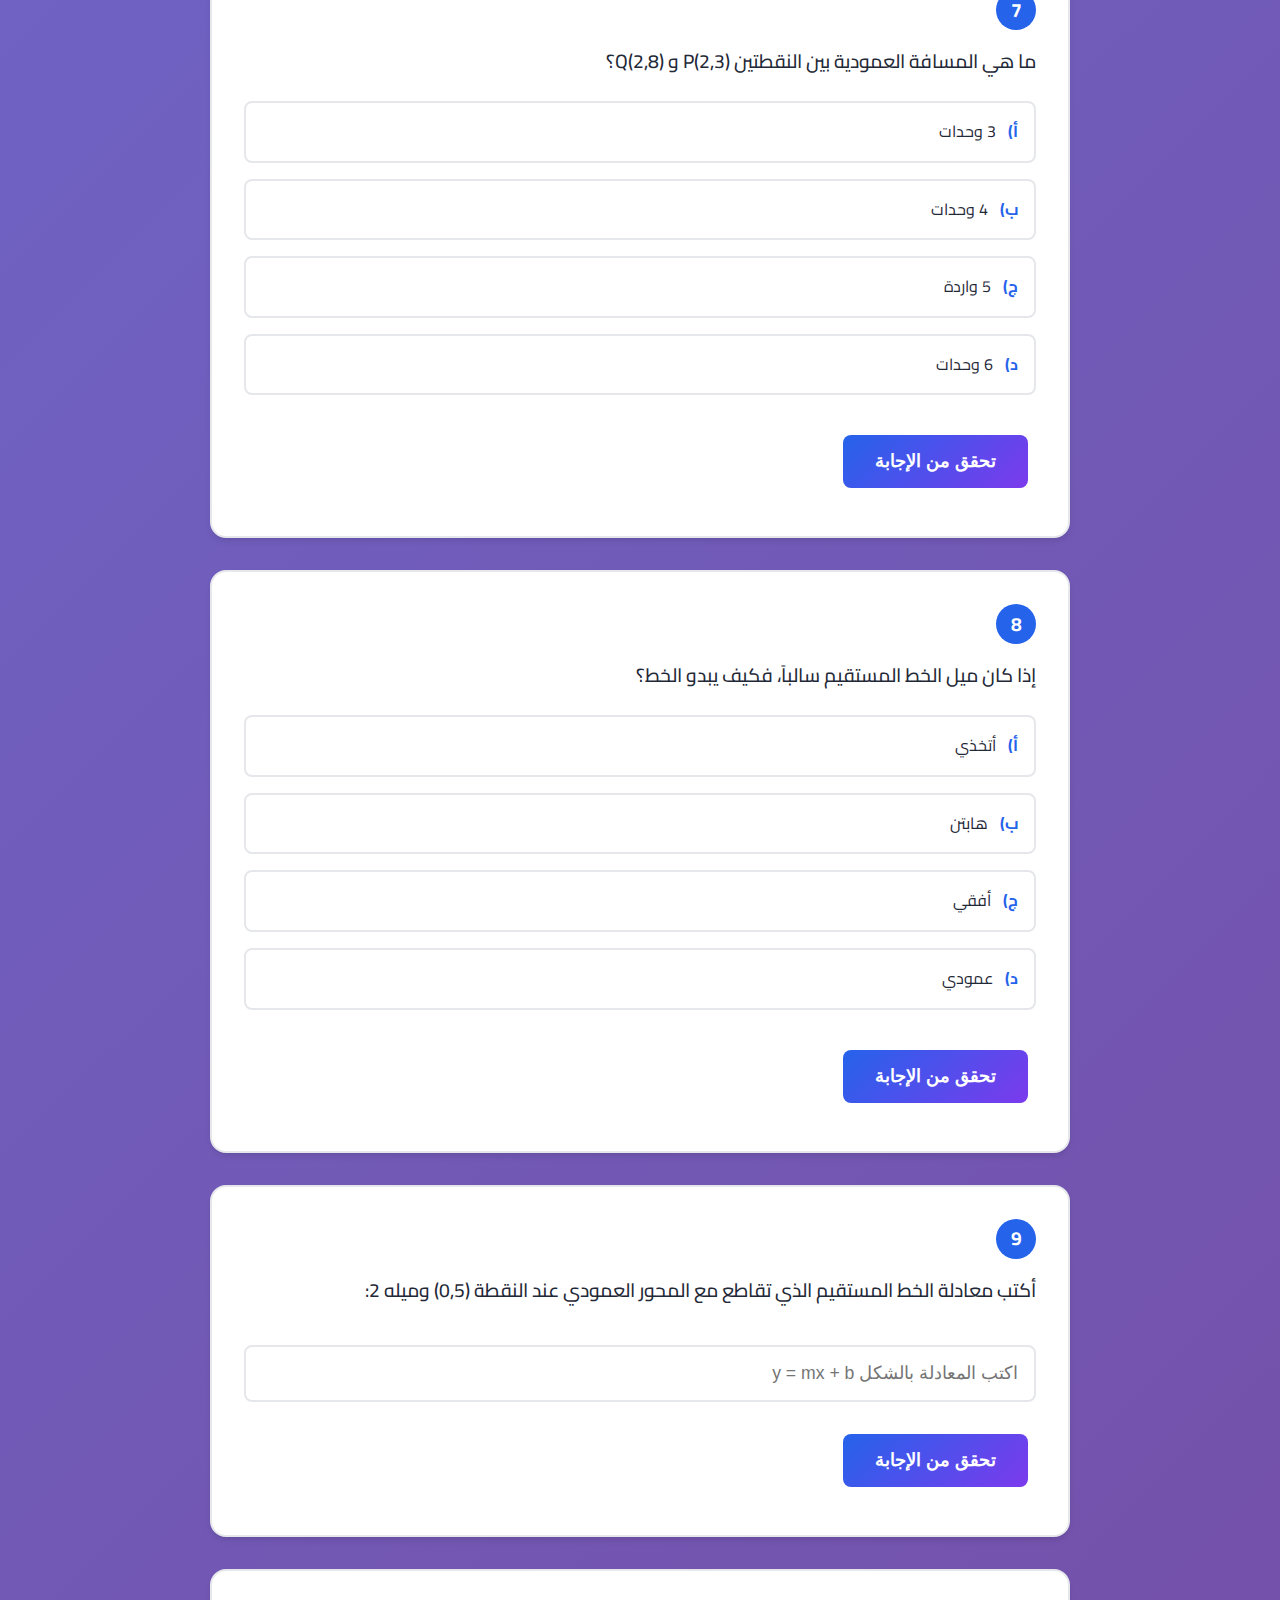
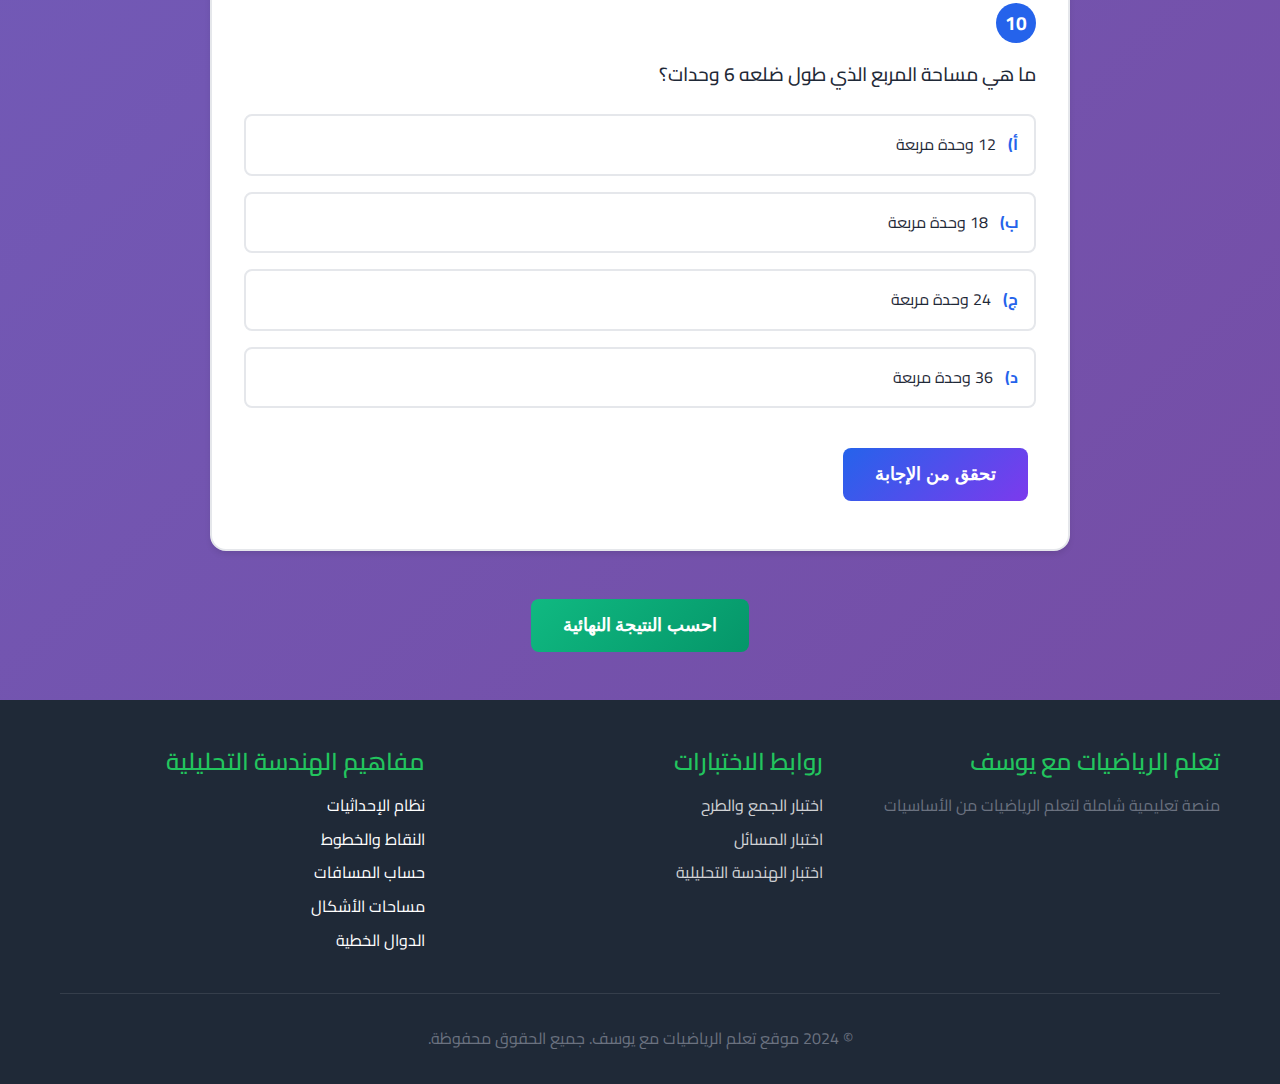
<file: TestAnalytical.html>
<!DOCTYPE html>
<html lang="ar" dir="rtl">
<head>
    <meta charset="UTF-8">
    <meta name="viewport" content="width=device-width, initial-scale=1.0">
    <title>اختبار الهندسة التحليلية - Analytical Geometry Test</title>
    <link rel="stylesheet" href="styles.css">
    <link href="https://fonts.googleapis.com/css2?family=Cairo:wght@300;400;600;700&display=swap" rel="stylesheet">
    <link rel="stylesheet" href="https://cdnjs.cloudflare.com/ajax/libs/font-awesome/6.0.0/css/all.min.css">
    <style>
        :root {
            --primary-color: #2563eb;
            --secondary-color: #7c3aed;
            --accent-color: #22c55e;
            --text-color: #1f2937;
            --border-color: #e5e7eb;
            --success-color: #10b981;
            --error-color: #ef4444;
            --warning-color: #f59e0b;
        }

        body {
            font-family: 'Cairo', sans-serif;
            background: linear-gradient(135deg, #667eea 0%, #764ba2 100%);
            min-height: 100vh;
            margin: 0;
            padding: 0;
        }

        .test-container {
            max-width: 900px;
            margin: 120px auto 2rem;
            padding: 0 20px;
        }

        .test-header {
            text-align: center;
            margin-bottom: 3rem;
            background: linear-gradient(135deg, #2563eb, #7c3aed);
            color: white;
            padding: 2rem;
            border-radius: 16px;
            box-shadow: 0 20px 25px -5px rgba(0, 0, 0, 0.1);
        }

        .test-title {
            font-size: 2.5rem;
            margin-bottom: 1rem;
            display: flex;
            align-items: center;
            justify-content: center;
            gap: 1rem;
        }

        .test-info {
            display: flex;
            justify-content: space-between;
            align-items: center;
            background: white;
            border-radius: 12px;
            padding: 1rem 2rem;
            margin-bottom: 2rem;
            box-shadow: 0 4px 6px -1px rgba(0, 0, 0, 0.1);
        }

        .question-card {
            background: white;
            border-radius: 16px;
            padding: 2rem;
            margin-bottom: 2rem;
            box-shadow: 0 4px 6px -1px rgba(0, 0, 0, 0.1);
            border: 2px solid #e5e7eb;
            transition: all 0.3s ease;
        }

        .question-card:hover {
            transform: translateY(-2px);
            box-shadow: 0 8px 15px rgba(0, 0, 0, 0.15);
        }

        .question-number {
            background: var(--primary-color);
            color: white;
            width: 40px;
            height: 40px;
            border-radius: 50%;
            display: inline-flex;
            align-items: center;
            justify-content: center;
            font-size: 1.2rem;
            font-weight: bold;
            margin-left: 1rem;
            margin-bottom: 1rem;
        }

        .question-text {
            font-size: 1.2rem;
            color: var(--text-color);
            margin-bottom: 1.5rem;
            line-height: 1.6;
            font-weight: 500;
        }

        .question-image {
            width: 100%;
            max-width: 400px;
            height: 250px;
            border: 2px solid var(--border-color);
            border-radius: 8px;
            margin: 1rem 0;
            background: #fafafa;
            position: relative;
        }

        .coordinate-demo {
            width: 100%;
            height: 100%;
            position: relative;
            background: white;
        }

        .axis {
            position: absolute;
            background: var(--primary-color);
        }

        .x-axis {
            width: 100%;
            height: 2px;
            bottom: 50%;
            left: 0;
        }

        .y-axis {
            width: 2px;
            height: 100%;
            left: 50%;
            top: 0;
        }

        .origin {
            position: absolute;
            bottom: 48%;
            left: 52%;
            color: var(--secondary-color);
            font-weight: bold;
            background: white;
            padding: 2px 6px;
            border-radius: 3px;
            font-size: 0.8rem;
        }

        .answer-options {
            display: flex;
            flex-direction: column;
            gap: 1rem;
            margin: 1.5rem 0;
        }

        .option {
            padding: 1rem;
            border: 2px solid var(--border-color);
            border-radius: 8px;
            cursor: pointer;
            transition: all 0.3s ease;
            background: white;
        }

        .option:hover {
            border-color: var(--primary-color);
            background: #f0f4ff;
        }

        .option.selected {
            border-color: var(--primary-color);
            background: linear-gradient(135deg, #dbeafe, #93c5fd);
        }

        .option.correct {
            border-color: var(--success-color);
            background: linear-gradient(135deg, #dcfce7, #bbf7d0);
        }

        .option.incorrect {
            border-color: var(--error-color);
            background: linear-gradient(135deg, #fee2e2, #fca5a5);
        }

        .option-label {
            font-weight: bold;
            margin-left: 0.5rem;
            color: var(--primary-color);
        }

        .answer-input {
            width: 100%;
            padding: 1rem;
            border: 2px solid var(--border-color);
            border-radius: 8px;
            font-size: 1.1rem;
            margin: 1rem 0;
            transition: border-color 0.3s ease;
        }

        .answer-input:focus {
            outline: none;
            border-color: var(--primary-color);
            box-shadow: 0 0 0 3px rgba(37, 99, 235, 0.1);
        }

        .submit-btn {
            background: linear-gradient(135deg, var(--success-color), #059669);
            color: white;
            border: none;
            padding: 1rem 2rem;
            border-radius: 8px;
            font-size: 1.1rem;
            font-weight: bold;
            cursor: pointer;
            transition: all 0.3s ease;
            margin: 1rem 0.5rem;
        }

        .submit-btn:hover {
            transform: translateY(-2px);
            box-shadow: 0 4px 12px rgba(16, 185, 129, 0.3);
        }

        .check-btn {
            background: linear-gradient(135deg, var(--primary-color), var(--secondary-color));
            color: white;
            border: none;
            padding: 1rem 2rem;
            border-radius: 8px;
            font-size: 1.1rem;
            font-weight: bold;
            cursor: pointer;
            transition: all 0.3s ease;
            margin: 1rem 0.5rem;
        }

        .check-btn:hover {
            transform: translateY(-2px);
            box-shadow: 0 4px 12px rgba(37, 99, 235, 0.3);
        }

        .result-display {
            background: linear-gradient(135deg, #f0f4ff, #e0e7ff);
            border: 2px solid var(--primary-color);
            border-radius: 12px;
            padding: 1.5rem;
            margin: 1.5rem 0;
            display: none;
        }

        .result-display.show {
            display: block;
        }

        .correct-answer {
            color: var(--success-color);
            font-weight: bold;
            font-size: 1.2rem;
            text-align: center;
        }

        .explanation {
            background: #f8fafc;
            border-right: 4px solid var(--accent-color);
            border-radius: 8px;
            padding: 1rem;
            margin: 1rem 0;
            font-style: italic;
        }

        .score-display {
            background: linear-gradient(135deg, #dcfce7, #bbf7d0);
            border: 2px solid var(--success-color);
            border-radius: 12px;
            padding: 2rem;
            text-align: center;
            margin: 2rem 0;
            display: none;
        }

        .score-display.show {
           .Display: block;
        }

        .final-score {
            font-size: 3rem;
            font-weight: bold;
            color: var(--success-color);
            margin: 1rem 0;
        }

        .point-example {
            position: absolute;
            width: 10px;
            height: 10px;
            border-radius: 50%;
            background: var(--accent-color);
            border: 2px solid white;
            transform: translate(-50%, -50%);
        }

        .point-label {
            position: absolute;
            background: white;
            padding: 2px 6px;
            border-radius: 4px;
            font-size: 0.7rem;
            font-weight: bold;
            color: var(--secondary-color);
            transform: translate(-50%, -150%);
        }

        .line-example {
            position: absolute;
            height: 3px;
            background: var(--secondary-color);
            transform-origin: left center;
            border-radius: 2px;
        }

        @media (max-width: 768px) {
            .test-container {
                margin: 100px auto 2rem;
                padding: 0 15px;
            }

            .test-title {
                font-size: 2rem;
            }

            .question-text {
                font-size: 1.1rem;
            }

            .option {
                padding: 0.75rem;
            }
        }
    </style>
</head>
<body>
    <!-- Header -->
    <header class="header">
        <nav class="nav">
            <div class="nav-brand">
                <i class="fas fa-calculator"></i>
                <span>تعلم الرياضيات مع يوسف</span>
            </div>
            <ul class="nav-menu">
                <li><a href="index.html">الرئيسية</a></li>
                <li><a href="Page1.html">الجمع والطرح</a></li>
                <li><a href="Page2.html">المعادلات</a></li>
                <li><a href="HomeWork.html">الواجب</a></li>
                <li><a href="Quiz1.html">الاختبار</a></li>
                <li><a href="Problem.html">المسائل</a></li>
                <li><a href="Analytical.html">الهندسة</a></li>
            </ul>
            <div class="nav-toggle">
                <span></span>
                <span></span>
                <span></span>
            </div>
        </nav>
    </header>

    <main>
        <div class="test-container">
            <div class="test-header">
                <div style="display: flex; justify-content: space-between; align-items: center; margin-bottom: 1rem;">
                    <a href="index.html" class="btn btn-secondary" style="background: rgba(255,255,255,0.2); color: white; padding: 0.5rem 1rem; border-radius: 6px; text-decoration: none; font-size: 0.9rem;">
                        <i class="fas fa-arrow-right"></i> العودة للرئيسية
                    </a>
                    <a href="Analytical.html" class="btn btn-secondary" style="background: rgba(255,255,255,0.2); color: white; padding: 0.5rem 1rem; border-radius: 6px; text-decoration: none; font-size: 0.9rem;">
                        <i class="fas fa-book"></i> مراجعة الدرس
                    </a>
                </div>
                <h1 class="test-title">
                    <i class="fas fa-drafting-compass"></i>
                    اختبار الهندسة التحليلية
                    <i class="fas fa-chart-line"></i>
                </h1>
                <p>اختبر فهمك لمفاهيم الهندسة التحليلية والإحداثيات</p>
                <p>يحتوي الاختبار على 10 أسئلة متنوعة تغطي جميع المواضيع</p>
            </div>

            <div class="test-info">
                <div class="test-details">
                    <i class="fas fa-clock"></i>
                    <span>الوقت: 30 دقيقة</span>
                </div>
                <div class="test-details">
                    <i class="fas fa-question-circle"></i>
                    <span>عدد الأسئلة: 10</span>
                </div>
                <div class="test-details">
                    <i class="fas fa-star"></i>
                    <span>المستوى: متوسط</span>
                </div>
            </div>

            <!-- Question 1: Coordinate System -->
            <div class="question-card" data-question="1">
                <span class="question-number">1</span>
                <div class="question-text">
                    ما هي إحداثيات نقطة الأصل في نظام الإحداثيات؟
                </div>
                <div class="answer-options">
                    <div class="option" onclick="selectOption(this, 'B', 1)">
                        <span class="option-label">أ)</span> (1,1)
                    </div>
                    <div class="option" onclick="selectOption(this, 'B', 1)">
                        <span class="option-label">ب)</span> (0,0)
                    </div>
                    <div class="option" onclick="selectOption(this, 'B', 1)">
                        <span class="option-label">ج)</span> (0,1)
                    </div>
                    <div class="option" onclick="selectOption(this, 'B', 1)">
                        <span class="option-label">د)</span> (1,0)
                    </div>
                </div>
                <button class="check-btn" onclick="checkAnswer(1, 'ب)')">تحقق من الإجابة</button>
                <div class="result-display" id="result1">
                    <div class="correct-answer">الإجابة الصحيحة: (0,0)</div>
                    <div class="explanation">
                        نقطة الأصل هي نقطة تقاطع المحور الأفقي والمحور العمودي في نظام الإحداثيات، وإحداثياتها دائماً (0,0).
                    </div>
                </div>
            </div>

            <!-- Question 2: Points -->
            <div class="question-card" data-question="2">
                <span class="question-number">2</span>
                <div class="question-text">
                    إذا كانت النقطة A تقع عند الإحداثيات (3,4)، ففي أي ربع تقع؟
                </div>
                <div class="question-image">
                    <div class="coordinate-demo">
                        <div class="axis x-axis"></div>
                        <div class="axis y-axis"></div>
                        <div class="origin">O</div>
                        <div class="point-example" style="bottom: calc(50% + 100px); left: calc(50% + 120px);"></div>
                        <div class="point-label" style="bottom: calc(50% + 100px); left: calc(50% + 120px);">A(3,4)</div>
                    </div>
                </div>
                <div class="answer-options">
                    <div class="option" onclick="selectOption(this, 'أ', 2)">
                        <span class="option-label">أ)</span> الربع الأول
                    </div>
                    <div class="option" onclick="selectOption(this, 'أ', 2)">
                        <span class="option-label">ب)</span> الربع الثاني
                    </div>
                    <div class="option" onclick="selectOption(this, 'أ', 2)">
                        <span class="option-label">ج)</span> الربع الثالث
                    </div>
                    <div class="option" onclick="selectOption(this, 'أ', 2)">
                        <span class="option-label">د)</span> الربع الرابع
                    </div>
                </div>
                <button class="check-btn" onclick="checkAnswer(2, 'أ)')">تحقق من الإجابة</button>
                <div class="result-display" id="result2">
                    <div class="correct-answer">الإجابة الصحيحة: الربع الأول</div>
                    <div class="explanation">
                        النقطة (3,4) لها إحداثيات موجبة في كلا الاتجاهين، لذلك تقع في الربع الأول.
                    </div>
                </div>
            </div>

            <!-- Question 3: Distance -->
            <div class="question-card" data-question="3">
                <span class="question-number">3</span>
                <div class="question-text">
                    ما هي المسافة الأفقية بين النقطتين A(2,3) و B(7,3)؟
                </div>
                <div class="answer-options">
                    <div class="option" onclick="selectOption(this, 'ج', 3)">
                        <span class="option-label">أ)</span> 3 وحدات
                    </div>
                    <div class="option" onclick="selectOption(this, 'ج', 3)">
                        <span class="option-label">ب)</span> 4 وحدات
                    </div>
                    <div class="option" onclick="selectOption(this, 'ج', 3)">
                        <span class="option-label">ج)</span> 5 وحدات
                    </div>
                    <div class="option" onclick="selectOption(this, 'ج', 3)">
                        <span class="option-label">د)</span> 6 وحدات
                    </div>
                </div>
                <button class="check-btn" onclick="checkAnswer(3, 'ج)')">تحقق من الإجابة</button>
                <div class="result-display" id="result3">
                    <div class="correct-answer">الإجابة الصحيحة: 5 وحدات</div>
                    <div class="explanation">
                        المسافة الأفقية = |x2 - x1| = |7 - 2| = 5 وحدات
                    </div>
                </div>
            </div>

            <!-- Question 4: Line Equation -->
            <div class="question-card" data-question="4">
                <span class="question-number">4</span>
                <div class="question-text">
                    ما هو الميل في المعادلة الخطية y = 3x + 2؟
                </div>
                <div class="answer-options">
                    <div class="option" onclick="selectOption(this, 'ب', 4)">
                        <span class="option-label">أ)</span> 2
                    </div>
                    <div class="option" onclick="selectOption(this, 'ب', 4)">
                        <span class="option-label">ب)</span> 3
                    </div>
                    <div class="option" onclick="selectOption(this, 'ب', 4)">
                        <span class="option-label">ج)</span> 5
                    </div>
                    <div class="option" onclick="selectOption(this, 'ب', 4)">
                        <span class="option-label">د)</span> 1
                    </div>
                </div>
                <button class="check-btn" onclick="checkAnswer(4, 'ب)')">تحقق من الإجابة</button>
                <div class="result-display" id="result4">
                    <div class="correct-answer">الإجابة الصحيحة: 3</div>
                    <div class="explanation">
                        في معادلة الخط المستقيم y = mx + b، فإن m هو الميل والذي يساوي 3 في هذه المعادلة.
                    </div>
                </div>
            </div>

            <!-- Question 5: Triangle Area -->
            <div class="question-card" data-question="5">
                <span class="question-number">5</span>
                <div class="question-text">
                    ما هي مساحة المثلث الذي رؤوسه A(0,0)، B(0,6)، C(4,0)؟
                </div>
                <div class="question-image">
                    <div class="coordinate-demo">
                        <div class="axis x-axis"></div>
                        <div class="axis y-axis"></div>
                        <div class="origin">O</div>
                        <!-- Triangle vertices -->
                        <div class="point-example" style="bottom: calc(50% + 120px); left: calc(50% - 80px);"></div>
                        <div class="point-label" style="bottom: calc(50% + 120px); left: calc(50% - 80px);">B(0,6)</div>
                        <div class="point-example" style="bottom: calc(50% - 80px); left: calc(50% + 80px);"></div>
                        <div class="point-label" style="bottom: calc(50% - 80px); left: calc(50% + 80px);">C(4,0)</div>
                        <div class="point-example" style="bottom: calc(50% + 1px); left: calc(50% + 1px);"></div>
                        <div class="point-label" style="bottom: calc(50% + 1px); left: calc(50% + 1px);">A(0,0)</div>
                        <!-- Triangle sides -->
                        <div class="line-example" style="bottom: calc(50% - 78px); left: calc(50% - 78px); width: 160px; transform: rotate(0deg);"></div>
                        <div class="line-example" style="bottom: calc(50% - 78px); left: calc(50% + 2px); width: 120px; transform: rotate(90deg);"></div>
                        <div class="line-example" style="bottom: calc(50% + 2px); left: calc(50% - 78px); width: 160px; transform: rotate(37deg); background: var(--accent-color);"></div>
                    </div>
                </div>
                <div class="answer-options">
                    <div class="option" onclick="selectOption(this, 'ج', 5)">
                        <span class="option-label">أ)</span> 8 وحدات مربعة
                    </div>
                    <div class="option" onclick="selectOption(this, 'ج', 5)">
                        <span class="option-label">ب)</span> 10 وحدات مربعة
                    </div>
                    <div class="option" onclick="selectOption(this, 'ج', 5)">
                        <span class="option-label">ج)</span> 12 وحدة مربعة
                    </div>
                    <div class="option" onclick="selectOption(this, 'ج', 5)">
                        <span class="option-label">د)</span> 24 وحدة مربعة
                    </div>
                </div>
                <button class="check-btn" onclick="checkAnswer(5, 'ج)')">تحقق من الإجابة</button>
                <div class="result-display" id="result5">
                    <div class="correct-answer">الإجابة الصحيحة: 12 وحدة مربعة</div>
                    <div class="explanation">
                        مساحة المثلث = ½ × القاعدة × الارتفاع = ½ × 4 × 6 = 12 وحدة مربعة
                    </div>
                </div>
            </div>

            <!-- Question 6: Rectangle Area -->
            <div class="question-card" data-question="6">
                <span class="question-number">6</span>
                <div class="question-text">
                    ما هي مساحة المستطيل الذي رؤوسه A(1,1)، B(5,1)، C(5,4)، D(1,4)؟
                </div>
                <div class="answer-options">
                    <div class="option" onclick="selectOption(this, 'ج', 6)">
                        <span class="option-label">أ)</span> 10 وحدات مربعة
                    </div>
                    <div class="option" onclick="selectOption(this, 'ج', 6)">
                        <span class="option-label">ب)</span> 11 وحدة مربعة
                    </div>
                    <div class="option" onclick="selectOption(this, 'ج', 6)">
                        <span class="option-label">ج)</span> 12 وحدة مربعة
                    </div>
                    <div class="option" onclick="selectOption(this, 'ج', 6)">
                        <span class="option-label">د)</span> 15 وحدة مربعة
                    </div>
                </div>
                <button class="check-btn" onclick="checkAnswer(6, 'ج)')">تحقق من الإجابة</button>
                <div class="result-display" id="result6">
                    <div class="correct-answer">الإجابة الصحيحة: 12 وحدة مربعة</div>
                    <div class="explanation">
                        الطول = |5 - 1| = 4، العرض = |4 - 1| = 3، المساحة = 4 × 3 = 12 وحدة مربعة
                    </div>
                </div>
            </div>

            <!-- Question 7: Vertical Distance -->
            <div class="question-card" data-question="7">
                <span class="question-number">7</span>
                <div class="question-text">
                    ما هي المسافة العمودية بين النقطتين P(2,3) و Q(2,8)؟
                </div>
                <div class="answer-options">
                    <div class="option" onclick="selectOption(this, 'ج', 7)">
                        <span class="option-label">أ)</span> 3 وحدات
                    </div>
                    <div class="option" onclick="selectOption(this, 'ج', 7)">
                        <span class="option-label">ب)</span> 4 وحدات
                    </div>
                    <div class="option" onclick="selectOption(this, 'ج', 7)">
                        <span class="option-label">ج)</span> 5 واردة
                    </div>
                    <div class="option" onclick="selectOption(this, 'ج', 7)">
                        <span class="option-label">د)</span> 6 وحدات
                    </div>
                </div>
                <button class="check-btn" onclick="checkAnswer(7, 'ج)')">تحقق من الإجابة</button>
                <div class="result-display" id="result7">
                    <div class="correct-answer">الإجابة الصحيحة: 5 وحدات</div>
                    <div class="explanation">
                        المسافة العمودية = |y2 - y1| = |8 - 3| = 5 وحدات
                    </div>
                </div>
            </div>

            <!-- Question 8: Slope Direction -->
            <div class="question-card" data-question="8">
                <span class="question-number">8</span>
                <div class="question-text">
                    إذا كان ميل الخط المستقيم سالباً، فكيف يبدو الخط؟
                </div>
                <div class="answer-options">
                    <div class="option" onclick="selectOption(this, 'ب', 8)">
                        <span class="option-label">أ)</span> أتخذي
                    </div>
                    <div class="option" onclick="selectOption(this, 'ب', 8)">
                        <span class="option-label">ب)</span> هابتن
                    </div>
                    <div class="option" onclick="selectOption(this, 'ب', 8)">
                        <span class="option-label">ج)</span> أفقي
                    </div>
                    <div class="option" onclick="selectOption(this, 'ب', 8)">
                        <span class="option-label">د)</span> عمودي
                    </div>
                </div>
                <button class="check-btn" onclick="checkAnswer(8, 'ب)')">تحقق من الإجابة</button>
                <div class="result-display" id="result8">
                    <div class="correct-answer">الإجابة الصحيحة: هابط</div>
                    <div class="explanation">
                        الميل السالب يعني أن الخط هابط من اليسار إلى اليمين.
                    </div>
                </div>
            </div>

            <!-- Question 9: Input Answer -->
            <div class="question-card" data-question="9">
                <span class="question-number">9</span>
                <div class="question-text">
                    أكتب معادلة الخط المستقيم الذي تقاطع مع المحور العمودي عند النقطة (0,5) وميله 2:
                </div>
                <input type="text" class="answer-input" id="answer9" placeholder="اكتب المعادلة بالشكل y = mx + b">
                <button class="check-btn" onclick="checkInputAnswer(9, 'y = 2x + 5')">تحقق من الإجابة</button>
                <div class="result-display" id="result9">
                    <div class="correct-answer">الإجابة الصحيحة: y = 2x + 5</div>
                    <div class="explanation">
                        إذا كان الميل = 2، والتقاطع مع المحور Y عند (0,5)، فإن المعادلة هي y = 2x + 5
                    </div>
                </div>
            </div>

            <!-- Question 10: Square Area -->
            <div class="question-card" data-question="10">
                <span class="question-number">10</span>
                <div class="question-text">
                    ما هي مساحة المربع الذي طول ضلعه 6 وحدات؟
                </div>
                <div class="answer-options">
                    <div class="option" onclick="selectOption(this, 'د', 10)">
                        <span class="option-label">أ)</span> 12 وحدة مربعة
                    </div>
                    <div class="option" onclick="selectOption(this, 'د', 10)">
                        <span class="option-label">ب)</span> 18 وحدة مربعة
                    </div>
                    <div class="option" onclick="selectOption(this, 'د', 10)">
                        <span class="option-label">ج)</span> 24 وحدة مربعة
                    </div>
                    <div class="option" onclick="selectOption(this, 'د', 10)">
                        <span class="option-label">د)</span> 36 وحدة مربعة
                    </div>
                </div>
                <button class="check-btn" onclick="checkAnswer(10, 'د)')">تحقق من الإجابة</button>
                <div class="result-display" id="result10">
                    <div class="correct-answer">الإجابة الصحيحة: 36 وحدة مربعة</div>
                    <div class="explanation">
                        مساحة المربع = الضلع² = 6² = 36 وحدة مربعة
                    </div>
                </div>
            </div>

            <div style="text-align: center; margin: 2rem 0;">
                <button class="submit-btn" onclick="calculateScore()">احسب النتيجة النهائية</button>
            </div>

            <div class="score-display" id="finalScore">
                <h2>🎉 نتائج الاختبار 🎉</h2>
                <div class="final-score" id="scoreValue">0/10</div>
                <p id="scoreMessage">رسالة النتيجة ستظهر هنا</p>
            </div>
        </div>
    </main>

    <!-- Footer -->
    <footer class="footer">
        <div class="container">
            <div class="footer-content">
                <div class="footer-section">
                    <h3>تعلم الرياضيات مع يوسف</h3>
                    <p>منصة تعليمية شاملة لتعلم الرياضيات من الأساسيات</p>
                </div>
                <div class="footer-section">
                    <h3>روابط الاختبارات</h3>
                    <ul>
                        <li><a href="Quiz1.html">اختبار الجمع والطرح</a></li>
                        <li><a href="Problem.html">اختبار المسائل</a></li>
                        <li><a href="TestAnalytical.html">اختبار الهندسة التحليلية</a></li>
                    </ul>
                </div>
                <div class="footer-section">
                    <h3>مفاهيم الهندسة التحليلية</h3>
                    <ul>
                        <li>نظام الإحداثيات</li>
                        <li>النقاط والخطوط</li>
                        <li>حساب المسافات</li>
                        <li>مساحات الأشكال</li>
                        <li>الدوال الخطية</li>
                    </ul>
                </div>
            </div>
            <div class="footer-bottom">
                <p>&copy; 2024 موقع تعلم الرياضيات مع يوسف. جميع الحقوق محفوظة.</p>
            </ul>
        </div>
    </footer>

    <script>
        let userAnswers = {};
        let correctAnswers = ['ب)', 'أ)', 'ج)', 'ب)', 'ج)', 'ج)', 'ج)', 'ب)', 'y = 2x + 5', 'د)'];

        function selectOption(element, answer, questionNumber) {
            // Remove selected class from all options in this question
            const questionCard = element.closest('.question-card');
            const options = questionCard.querySelectorAll('.option');
            options.forEach(option => {
                option.classList.remove('selected');
            });
            
            // Add selected class to clicked option
            element.classList.add('selected');
            
            // Store the answer
            userAnswers[questionNumber] = answer;
        }

        function checkAnswer(questionNumber, correctAnswer) {
            const resultDiv = document.getElementById(`result${questionNumber}`);
            const options = document.querySelectorAll(`[data-question="${questionNumber}"] .option`);
            
            let userAnswer = '';
            options.forEach(option => {
                if (option.classList.contains('selected')) {
                    const optionText = option.textContent.trim();
                    if (optionText.includes('أ)')) userAnswer = 'أ)';
                    else if (optionText.includes('ب)')) userAnswer = 'ب)';
                    else if (optionText.includes('ج)')) userAnswer = 'ج)';
                    else if (optionText.includes('د)')) userAnswer = 'د)';
                }
            });

            // Mark correct and incorrect answers
            options.forEach(option => {
                option.classList.remove('correct', 'incorrect');
                if (option.textContent.includes(correctAnswer)) {
                    option.classList.add('correct');
                }
                if (option.textContent.includes(userAnswer) && userAnswer !== correctAnswer) {
                    option.classList.add('incorrect');
                }
            });

            resultDiv.classList.add('show');
        }

        function checkInputAnswer(questionNumber, correctAnswer) {
            const userInput = document.getElementById(`answer${questionNumber}`).value.trim();
            const resultDiv = document.getElementById(`result${questionNumber}`);
            
            if (userInput.toLowerCase() === correctAnswer.toLowerCase()) {
                alert('إجابة صحيحة! 🎉');
                resultDiv.querySelector('.correct-answer').style.color = 'var(--success-color)';
            } else {
                alert('إجابة خاطئة، حاول مرة أخرى');
                resultDiv.querySelector('.correct-answer').style.color = 'var(--error-color)';
            }
            resultDiv.classList.add('show');
        }

        function calculateScore() {
            let score = 0;
            let totalQuestions = 10;

            // Check multiple choice answers
            for (let i = 1; i <= 8; i++) {
                const options = document.querySelectorAll(`[data-question="${i}"] .option`);
                let userAnswer = '';
                let hasSelected = false;
                
                options.forEach(option => {
                    if (option.classList.contains('selected')) {
                        hasSelected = true;
                        const optionText = option.textContent.trim();
                        if (optionText.includes('أ)')) userAnswer = 'أ)';
                        else if (optionText.includes('ب)')) userAnswer = 'ب)';
                        else if (optionText.includes('ج)')) userAnswer = 'ج)';
                        else if (optionText.includes('د)')) userAnswer = 'د)';
                    }
                });

                if (!hasSelected) {
                    alert(`يرجى الإجابة على السؤال رقم ${i} أولاً`);
                    return;
                }

                if (userAnswer === correctAnswers[i-1]) {
                    score++;
                }
            }

            // Check question 9 (input answer)
            const input9 = document.getElementById('answer9').value.trim();
            if (input9 === '') {
                alert('يرجى الإجابة على السؤال رقم 9 أولاً');
                return;
            }
            if (input9.toLowerCase() === correctAnswers[8].toLowerCase()) {
                score++;
            }

            // Check question 10 (last multiple choice)
            const options10 = document.querySelectorAll(`[data-question="10"] .option`);
            let userAnswer10 = '';
            let hasSelected10 = false;
            
            options10.forEach(option) => {
                if (option.classList.contains('selected')) {
                    hasSelected10 = true;
                    const optionText = option.textContent.trim();
                    if (optionText.includes('أ)')) userAnswer10 = 'أ)';
                    else if (optionText.includes('ب)')) userAnswer10 = 'ب)';
                    else if (optionText.includes('ج)')) userAnswer10 = 'ج)';
                    else if (optionText.includes('د)')) userAnswer10 = 'د)';
                }
            });

            if (!hasSelected10) {
                alert('يرجى الإجابة على السؤال رقم 10 أولاً');
                return;
            }

            if (userAnswer10 === correctAnswers[9]) {
                score++;
            }

            // Display results
            const scoreDisplay = document.getElementById('finalScore');
            const scoreValue = document.getElementById('scoreValue');
            const scoreMessage = document.getElementById('scoreMessage');

            scoreValue.textContent = `${score}/${totalQuestions}`;
            
            if (score === totalQuestions) {
                scoreMessage.innerHTML = '🎉 ممتاز! لقد أحرزت الدرجة الكاملة!';
            } else if (score >= 8) {
                scoreMessage.innerHTML = '👍 جيد جداً! أداء ممتاز';
            } else if (score >= 6) {
                scoreMessage.innerHTML = '📚 جيد، راجع المادة وتدرب أكثر';
            } else {
                scoreMessage.innerHTML = '📖 تحتاج لمراجعة المادة وتدريب أكثر';
            }

            scoreDisplay.classList.add('show');
            
            // Scroll to results
            scoreDisplay.scrollIntoView({ behavior: 'smooth' });
        }

        // Mobile navigation toggle
        document.addEventListener('DOMContentLoaded', function() {
            const navToggle = document.querySelector('.nav-toggle');
            const navMenu = document.querySelector('.nav-menu');
            
            if (navToggle) {
                navToggle.addEventListener('click', () => {
                    navMenu.classList.toggle('active');
                });
            }

            // Initialize elements
            const elements = document.querySelectorAll('.question-card');
            
            const observer = new IntersectionObserver((entries) => {
                entries.forEach(entry => {
                    if (entry.isIntersecting) {
                        entry.target.style.opacity = '1';
                        entry.target.style.transform = 'translateY(0)';
                    }
                });
            }, {
                threshold: 0.1
            });
            
            elements.forEach(element => {
                element.style.opacity = '0';
                element.style.transform = 'translateY(30px)';
                element.style.transition = 'opacity 0.8s ease, transform 0.8s ease';
                observer.observe(element);
            });
        });
    </script>
</body>
</html>
</file>
<file: styles.css>
/* Reset and Base Styles */
* {
    margin: 0;
    padding: 0;
    box-sizing: border-box;
}

:root {
    --primary-color: #2563eb;
    --secondary-color: #7c3aed;
    --accent-color: #f59e0b;
    --text-color: #1f2937;
    --text-light: #6b7280;
    --bg-color: #ffffff;
    --bg-light: #f9fafb;
    --border-color: #e5e7eb;
    --shadow: 0 4px 6px -1px rgba(0, 0, 0, 0.1);
    --shadow-lg: 0 20px 25px -5px rgba(0, 0, 0, 0.1);
}

body {
    font-family: 'Cairo', sans-serif;
    line-height: 1.6;
    color: var(--text-color);
    background-color: var(--bg-color);
    direction: rtl;
}

.container {
    max-width: 1200px;
    margin: 0 auto;
    padding: 0 20px;
}

/* Typography */
h1, h2, h3, h4, h5, h6 {
    font-weight: 600;
    line-height: 1.2;
    margin-bottom: 1rem;
}

h1 {
    font-size: 3rem;
    font-weight: 700;
}

h2 {
    font-size: 2.5rem;
    text-align: center;
    margin-bottom: 3rem;
    color: var(--primary-color);
}

h3 {
    font-size: 1.5rem;
    margin-bottom: 1rem;
}

p {
    margin-bottom: 1rem;
    color: var(--text-light);
}

/* Buttons */
.btn {
    display: inline-block;
    padding: 12px 24px;
    border: none;
    border-radius: 8px;
    text-decoration: none;
    font-weight: 600;
    font-size: 1rem;
    cursor: pointer;
    transition: all 0.3s ease;
    text-align: center;
}

.btn-primary {
    background-color: var(--primary-color);
    color: white;
}

.btn-primary:hover {
    background-color: #1d4ed8;
    transform: translateY(-2px);
    box-shadow: var(--shadow-lg);
}

.btn-secondary {
    background-color: var(--secondary-color);
    color: white;
}

.btn-secondary:hover {
    background-color: #6d28d9;
    transform: translateY(-2px);
    box-shadow: var(--shadow-lg);
}

/* Header */
.header {
    background-color: var(--bg-color);
    box-shadow: var(--shadow);
    position: fixed;
    top: 0;
    left: 0;
    right: 0;
    z-index: 1000;
}

.nav {
    display: flex;
    justify-content: space-between;
    align-items: center;
    padding: 1rem 2rem;
    max-width: 1200px;
    margin: 0 auto;
}

.nav-brand {
    display: flex;
    align-items: center;
    gap: 0.5rem;
    font-size: 1.5rem;
    font-weight: 700;
    color: var(--primary-color);
}

.nav-brand i {
    font-size: 2rem;
}

.nav-menu {
    display: flex;
    list-style: none;
    gap: 2rem;
}

.nav-menu a {
    text-decoration: none;
    color: var(--text-color);
    font-weight: 500;
    transition: color 0.3s ease;
}

.nav-menu a:hover {
    color: var(--primary-color);
}

.nav-toggle {
    display: none;
    flex-direction: column;
    cursor: pointer;
}

.nav-toggle span {
    width: 25px;
    height: 3px;
    background-color: var(--text-color);
    margin: 3px 0;
    transition: 0.3s;
}

/* Hero Section */
.hero {
    padding: 120px 2rem 2rem;
    background: linear-gradient(135deg, var(--primary-color) 0%, var(--secondary-color) 100%);
    color: white;
    display: flex;
    align-items: center;
    min-height: 30vh;
}

.hero-content {
 flex: 1; 
    max-width: 600px;
}

.hero h1 {
    font-size: 3.5rem;
    margin-bottom: 1.5rem;
    color: white;
}

.hero p {
    font-size: 1.25rem;
    margin-bottom: 2rem;
    color: rgba(255, 255, 255, 0.9);
}

.hero-buttons {
    display: flex;
    gap: 1rem;
    flex-wrap: wrap;
}

.hero-image {
    flex: 1;
    display: flex;
    justify-content: center;
    align-items: center;
}

.math-symbols {
    display: grid;
    grid-template-columns: repeat(3, 1fr);
    gap: 2rem;
    animation: float 6s ease-in-out infinite;
}

.symbol {
    font-size: 4rem;
    font-weight: bold;
    color: rgba(255, 255, 255, 0.8);
    text-align: center;
    animation: bounce 2s ease-in-out infinite;
}

.symbol:nth-child(2) { animation-delay: 0.2s; }
.symbol:nth-child(3) { animation-delay: 0.4s; }
.symbol:nth-child(4) { animation-delay: 0.6s; }
.symbol:nth-child(5) { animation-delay: 0.8s; }
.symbol:nth-child(6) { animation-delay: 1s; }

@keyframes float {
    0%, 100% { transform: translateY(0px); }
    50% { transform: translateY(-20px); }
}

@keyframes bounce {
    0%, 20%, 50%, 80%, 100% { transform: translateY(0); }
    40% { transform: translateY(-10px); }
    60% { transform: translateY(-5px); }
}

/* Lessons Section */
.lessons {
    padding: 4rem 0;
    background-color: var(--bg-light);
}

.lessons-grid {
    display: grid;
    grid-template-columns: repeat(auto-fit, minmax(300px, 1fr));
    gap: 2rem;
}

.lesson-card {
    background-color: var(--bg-color);
    padding: 2rem;
    border-radius: 16px;
    box-shadow: var(--shadow);
    text-align: center;
    transition: all 0.3s ease;
    border: 2px solid transparent;
}

.lesson-card:hover {
    transform: translateY(-8px);
    box-shadow: var(--shadow-lg);
    border-color: var(--primary-color);
}

.lesson-icon {
    width: 80px;
    height: 80px;
    background: linear-gradient(135deg, var(--primary-color), var(--secondary-color));
    border-radius: 50%;
    display: flex;
    align-items: center;
    justify-content: center;
    margin: 0 auto 1.5rem;
}

.lesson-icon i {
    font-size: 2rem;
    color: white;
}

.lesson-card h3 {
    color: var(--primary-color);
    margin-bottom: 1rem;
}

.lesson-link {
    display: inline-block;
    margin-top: 1rem;
    padding: 10px 20px;
    background-color: var(--primary-color);
    color: white;
    text-decoration: none;
    border-radius: 6px;
    transition: background-color 0.3s ease;
}

.lesson-link:hover {
    background-color: #1d4ed8;
}

/* Calculator Section */
.calculator-section {
    padding: 4rem 0;
    background-color: var(--bg-color);
}

.calculator-container {
    display: flex;
    justify-content: center;
    align-items: center;
}

.calculator {
    background-color: var(--bg-light);
    border-radius: 20px;
    padding: 2rem;
    box-shadow: var(--shadow-lg);
    border: 2px solid var(--border-color);
}

.calculator-display {
    margin-bottom: 1.5rem;
}

.calculator-display input {
    width: 100%;
    height: 60px;
    border: none;
    background-color: white;
    border-radius: 12px;
    padding: 0 1rem;
    font-size: 1.5rem;
    text-align: left;
    direction: ltr;
    box-shadow: inset 0 2px 4px rgba(0, 0, 0, 0.1);
}

.calculator-buttons {
    display: grid;
    grid-template-columns: repeat(4, 1fr);
    gap: 0.75rem;
}

.calc-btn {
    width: 60px;
    height: 60px;
    border: none;
    border-radius: 12px;
    font-size: 1.25rem;
    font-weight: 600;
    cursor: pointer;
    transition: all 0.2s ease;
    background-color: white;
    color: var(--text-color);
    box-shadow: 0 2px 4px rgba(0, 0, 0, 0.1);
}

.calc-btn:hover {
    transform: translateY(-2px);
    box-shadow: 0 4px 8px rgba(0, 0, 0, 0.15);
}

.calc-btn.operator {
    background-color: var(--accent-color);
    color: white;
}

.calc-btn.zero {
    grid-column: span 2;
    width: 100%;
}

/* Exercises Section */
.exercises {
    padding: 4rem 0;
    background-color: var(--bg-light);
}

.exercise-container {
    display: flex;
    justify-content: center;
}

.exercise-card {
    background-color: var(--bg-color);
    padding: 3rem;
    border-radius: 16px;
    box-shadow: var(--shadow);
    text-align: center;
    max-width: 500px;
    width: 100%;
}

.exercise-problem {
    font-size: 2rem;
    font-weight: 600;
    margin: 2rem 0;
    color: var(--primary-color);
}

.exercise-card input {
    width: 100%;
    padding: 1rem;
    border: 2px solid var(--border-color);
    border-radius: 8px;
    font-size: 1.25rem;
    margin-bottom: 1rem;
    text-align: center;
    direction: ltr;
}

.exercise-card input:focus {
    outline: none;
    border-color: var(--primary-color);
}

.result {
    margin: 1rem 0;
    padding: 1rem;
    border-radius: 8px;
    font-weight: 600;
}

.result.correct {
    background-color: #dcfce7;
    color: #166534;
    border: 2px solid #22c55e;
}

.result.incorrect {
    background-color: #fef2f2;
    color: #dc2626;
    border: 2px solid #ef4444;
}

/* About Section */
.about {
    padding: 4rem 0;
    background-color: var(--bg-color);
}

.about-content {
    text-align: center;
    max-width: 800px;
    margin: 0 auto;
}

.about-text p {
    font-size: 1.125rem;
    margin-bottom: 2rem;
}

.features {
    display: grid;
    grid-template-columns: repeat(auto-fit, minmax(200px, 1fr));
    gap: 2rem;
    margin-top: 3rem;
}

.feature {
    display: flex;
    flex-direction: column;
    align-items: center;
    gap: 1rem;
}

.feature i {
    font-size: 2.5rem;
    color: var(--primary-color);
}

.feature span {
    font-weight: 600;
    color: var(--text-color);
}

/* Footer */
.footer {
    background-color: var(--text-color);
    color: white;
    padding: 3rem 0 1rem;
}

.footer-content {
    display: grid;
    grid-template-columns: repeat(auto-fit, minmax(250px, 1fr));
    gap: 2rem;
    margin-bottom: 2rem;
}

.footer-section h3 {
    color: var(--accent-color);
    margin-bottom: 1rem;
}

.footer-section ul {
    list-style: none;
}

.footer-section ul li {
    margin-bottom: 0.5rem;
}

.footer-section a {
    color: rgba(255, 255, 255, 0.8);
    text-decoration: none;
    transition: color 0.3s ease;
}

.footer-section a:hover {
    color: var(--accent-color);
}

.social-links {
    display: flex;
    gap: 1rem;
}

.social-links a {
    display: inline-block;
    width: 40px;
    height: 40px;
    background-color: rgba(255, 255, 255, 0.1);
    border-radius: 50%;
    display: flex;
    align-items: center;
    justify-content: center;
    transition: all 0.3s ease;
}

.social-links a:hover {
    background-color: var(--accent-color);
    transform: translateY(-2px);
}

.footer-bottom {
    text-align: center;
    padding-top: 2rem;
    border-top: 1px solid rgba(255, 255, 255, 0.1);
    color: rgba(255, 255, 255, 0.6);
}

/* Responsive Design */
@media (max-width: 768px) {
    .nav-menu {
        display: none;
    }
    
    .nav-toggle {
        display: flex;
    }
    
    .hero {
        flex-direction: column;
        text-align: center;
        padding: 100px 1rem 2rem;
    }
    
    .hero h1 {
        font-size: 2.5rem;
    }
    
    .hero-buttons {
        justify-content: center;
    }
    
    .math-symbols {
        grid-template-columns: repeat(2, 1fr);
        gap: 1rem;
    }
    
    .symbol {
        font-size: 2.5rem;
    }
    
    .lessons-grid {
        grid-template-columns: 1fr;
    }
    
    .calculator {
        padding: 1.5rem;
    }
    
    .calc-btn {
        width: 50px;
        height: 50px;
        font-size: 1rem;
    }
    
    .exercise-card {
        padding: 2rem 1.5rem;
    }
    
    .exercise-problem {
        font-size: 1.5rem;
    }
    
    h2 {
        font-size: 2rem;
    }
}

@media (max-width: 480px) {
    .container {
        padding: 0 15px;
    }
    
    .hero h1 {
        font-size: 2rem;
    }
    
    .hero p {
        font-size: 1rem;
    }
    
    .btn {
        padding: 10px 20px;
        font-size: 0.9rem;
    }
    
    .lesson-card {
        padding: 1.5rem;
    }
    
    .calculator {
        padding: 1rem;
    }
    
    .calc-btn {
        width: 45px;
        height: 45px;
        font-size: 0.9rem;
    }
}
</file>
